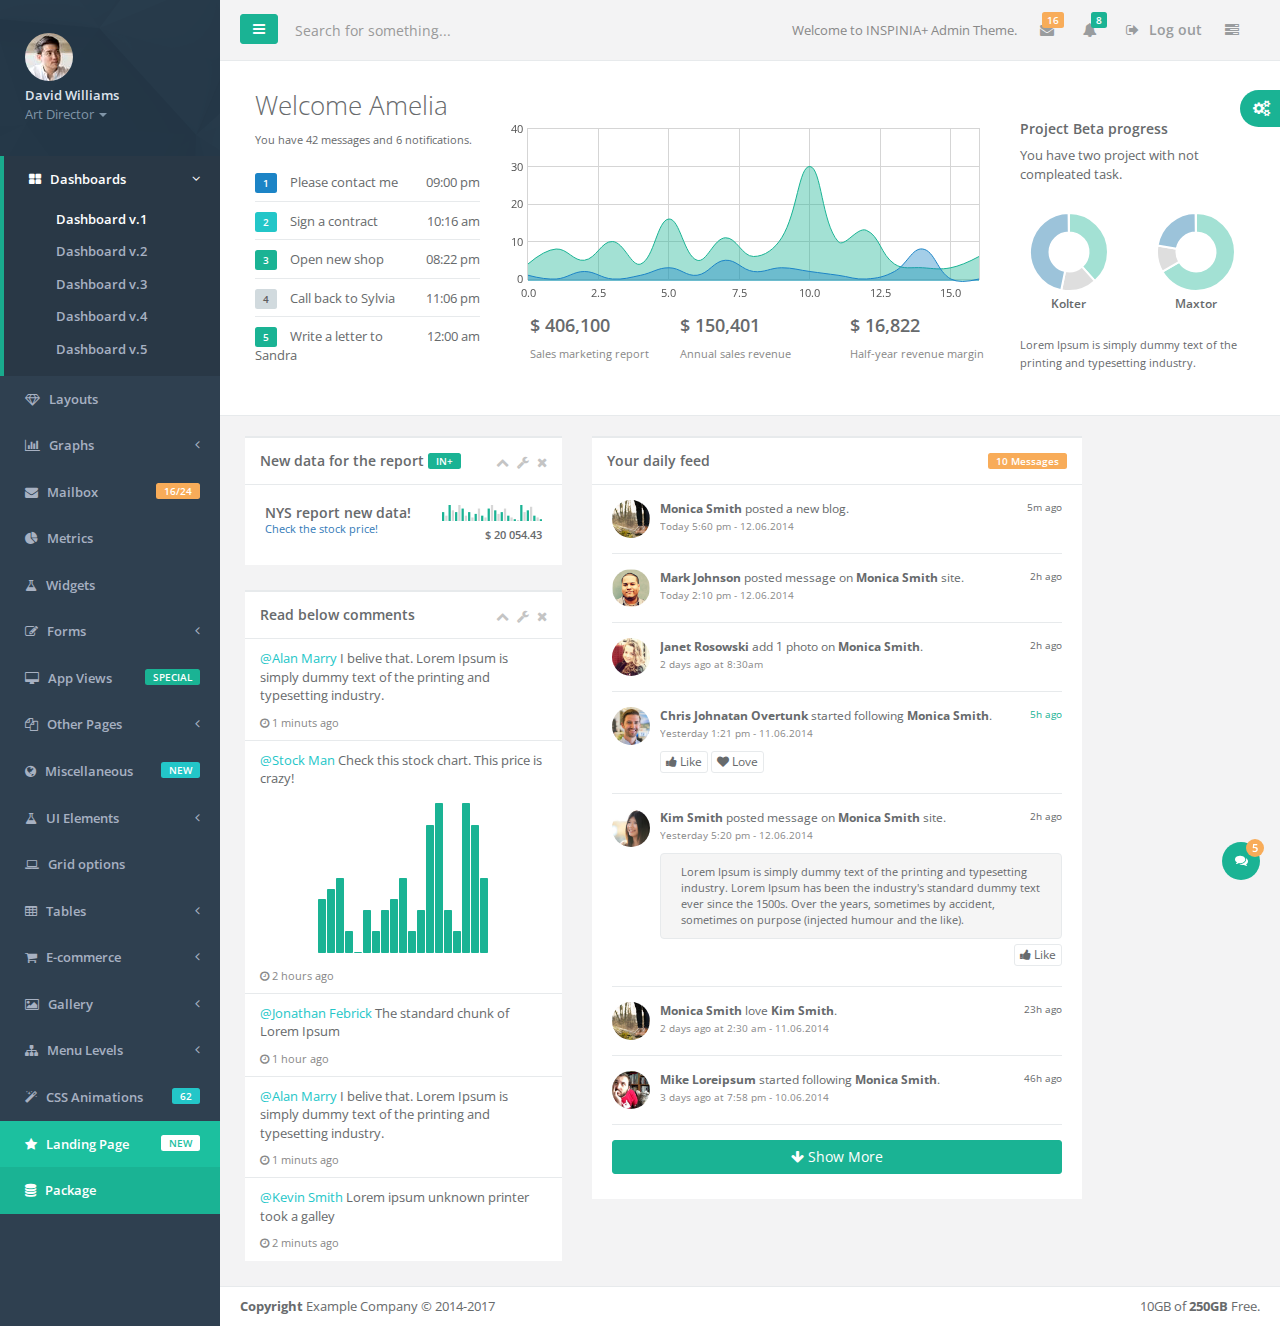
<file: target/test2/ui/index.html>
<!--
*
*  INSPINIA - Responsive Admin Theme
*  version 2.7
*
-->

<!DOCTYPE html>
<html>

<head>

    <meta charset="utf-8">
    <meta name="viewport" content="width=device-width, initial-scale=1.0">
    <meta http-equiv="X-UA-Compatible" content="IE=edge">

    <title>INSPINIA | Dashboard</title>

    <link href="css/bootstrap.min.css" rel="stylesheet">
    <link href="font-awesome/css/font-awesome.css" rel="stylesheet">

    <!-- Toastr style -->
    <link href="css/plugins/toastr/toastr.min.css" rel="stylesheet">

    <!-- Gritter -->
    <link href="js/plugins/gritter/jquery.gritter.css" rel="stylesheet">

    <link href="css/animate.css" rel="stylesheet">
    <link href="css/style.css" rel="stylesheet">

</head>

<body>
    <div id="wrapper">
        <nav class="navbar-default navbar-static-side" role="navigation">
            <div class="sidebar-collapse">
                <ul class="nav metismenu" id="side-menu">
                    <li class="nav-header">
                        <div class="dropdown profile-element"> <span>
                            <img alt="image" class="img-circle" src="img/profile_small.jpg" />
                             </span>
                            <a data-toggle="dropdown" class="dropdown-toggle" href="#">
                            <span class="clear"> <span class="block m-t-xs"> <strong class="font-bold">David Williams</strong>
                             </span> <span class="text-muted text-xs block">Art Director <b class="caret"></b></span> </span> </a>
                            <ul class="dropdown-menu animated fadeInRight m-t-xs">
                                <li><a href="profile.html">Profile</a></li>
                                <li><a href="contacts.html">Contacts</a></li>
                                <li><a href="mailbox.html">Mailbox</a></li>
                                <li class="divider"></li>
                                <li><a href="login.html">Logout</a></li>
                            </ul>
                        </div>
                        <div class="logo-element">
                            IN+
                        </div>
                    </li>
                    <li class="active">
                        <a href="index.html"><i class="fa fa-th-large"></i> <span class="nav-label">Dashboards</span> <span class="fa arrow"></span></a>
                        <ul class="nav nav-second-level">
                            <li class="active"><a href="index.html">Dashboard v.1</a></li>
                            <li><a href="dashboard_2.html">Dashboard v.2</a></li>
                            <li><a href="dashboard_3.html">Dashboard v.3</a></li>
                            <li><a href="dashboard_4_1.html">Dashboard v.4</a></li>
                            <li><a href="dashboard_5.html">Dashboard v.5 </a></li>
                        </ul>
                    </li>
                    <li>
                        <a href="layouts.html"><i class="fa fa-diamond"></i> <span class="nav-label">Layouts</span></a>
                    </li>
                    <li>
                        <a href="#"><i class="fa fa-bar-chart-o"></i> <span class="nav-label">Graphs</span><span class="fa arrow"></span></a>
                        <ul class="nav nav-second-level collapse">
                            <li><a href="graph_flot.html">Flot Charts</a></li>
                            <li><a href="graph_morris.html">Morris.js Charts</a></li>
                            <li><a href="graph_rickshaw.html">Rickshaw Charts</a></li>
                            <li><a href="graph_chartjs.html">Chart.js</a></li>
                            <li><a href="graph_chartist.html">Chartist</a></li>
                            <li><a href="c3.html">c3 charts</a></li>
                            <li><a href="graph_peity.html">Peity Charts</a></li>
                            <li><a href="graph_sparkline.html">Sparkline Charts</a></li>
                        </ul>
                    </li>
                    <li>
                        <a href="mailbox.html"><i class="fa fa-envelope"></i> <span class="nav-label">Mailbox </span><span class="label label-warning pull-right">16/24</span></a>
                        <ul class="nav nav-second-level collapse">
                            <li><a href="mailbox.html">Inbox</a></li>
                            <li><a href="mail_detail.html">Email view</a></li>
                            <li><a href="mail_compose.html">Compose email</a></li>
                            <li><a href="email_template.html">Email templates</a></li>
                        </ul>
                    </li>
                    <li>
                        <a href="metrics.html"><i class="fa fa-pie-chart"></i> <span class="nav-label">Metrics</span>  </a>
                    </li>
                    <li>
                        <a href="widgets.html"><i class="fa fa-flask"></i> <span class="nav-label">Widgets</span></a>
                    </li>
                    <li>
                        <a href="#"><i class="fa fa-edit"></i> <span class="nav-label">Forms</span><span class="fa arrow"></span></a>
                        <ul class="nav nav-second-level collapse">
                            <li><a href="form_basic.html">Basic form</a></li>
                            <li><a href="form_advanced.html">Advanced Plugins</a></li>
                            <li><a href="form_wizard.html">Wizard</a></li>
                            <li><a href="form_file_upload.html">File Upload</a></li>
                            <li><a href="form_editors.html">Text Editor</a></li>
                            <li><a href="form_autocomplete.html">Autocomplete</a></li>
                            <li><a href="form_markdown.html">Markdown</a></li>
                        </ul>
                    </li>
                    <li>
                        <a href="#"><i class="fa fa-desktop"></i> <span class="nav-label">App Views</span>  <span class="pull-right label label-primary">SPECIAL</span></a>
                        <ul class="nav nav-second-level collapse">
                            <li><a href="contacts.html">Contacts</a></li>
                            <li><a href="profile.html">Profile</a></li>
                            <li><a href="profile_2.html">Profile v.2</a></li>
                            <li><a href="contacts_2.html">Contacts v.2</a></li>
                            <li><a href="projects.html">Projects</a></li>
                            <li><a href="project_detail.html">Project detail</a></li>
                            <li><a href="activity_stream.html">Activity stream</a></li>
                            <li><a href="teams_board.html">Teams board</a></li>
                            <li><a href="social_feed.html">Social feed</a></li>
                            <li><a href="clients.html">Clients</a></li>
                            <li><a href="full_height.html">Outlook view</a></li>
                            <li><a href="vote_list.html">Vote list</a></li>
                            <li><a href="file_manager.html">File manager</a></li>
                            <li><a href="calendar.html">Calendar</a></li>
                            <li><a href="issue_tracker.html">Issue tracker</a></li>
                            <li><a href="blog.html">Blog</a></li>
                            <li><a href="article.html">Article</a></li>
                            <li><a href="faq.html">FAQ</a></li>
                            <li><a href="timeline.html">Timeline</a></li>
                            <li><a href="pin_board.html">Pin board</a></li>
                        </ul>
                    </li>
                    <li>
                        <a href="#"><i class="fa fa-files-o"></i> <span class="nav-label">Other Pages</span><span class="fa arrow"></span></a>
                        <ul class="nav nav-second-level collapse">
                            <li><a href="search_results.html">Search results</a></li>
                            <li><a href="lockscreen.html">Lockscreen</a></li>
                            <li><a href="invoice.html">Invoice</a></li>
                            <li><a href="login.html">Login</a></li>
                            <li><a href="login_two_columns.html">Login v.2</a></li>
                            <li><a href="forgot_password.html">Forget password</a></li>
                            <li><a href="register.html">Register</a></li>
                            <li><a href="404.html">404 Page</a></li>
                            <li><a href="500.html">500 Page</a></li>
                            <li><a href="empty_page.html">Empty page</a></li>
                        </ul>
                    </li>
                    <li>
                        <a href="#"><i class="fa fa-globe"></i> <span class="nav-label">Miscellaneous</span><span class="label label-info pull-right">NEW</span></a>
                        <ul class="nav nav-second-level collapse">
                            <li><a href="toastr_notifications.html">Notification</a></li>
                            <li><a href="nestable_list.html">Nestable list</a></li>
                            <li><a href="agile_board.html">Agile board</a></li>
                            <li><a href="timeline_2.html">Timeline v.2</a></li>
                            <li><a href="diff.html">Diff</a></li>
                            <li><a href="pdf_viewer.html">PDF viewer</a></li>
                            <li><a href="i18support.html">i18 support</a></li>
                            <li><a href="sweetalert.html">Sweet alert</a></li>
                            <li><a href="idle_timer.html">Idle timer</a></li>
                            <li><a href="truncate.html">Truncate</a></li>
                            <li><a href="password_meter.html">Password meter</a></li>
                            <li><a href="spinners.html">Spinners</a></li>
                            <li><a href="spinners_usage.html">Spinners usage</a></li>
                            <li><a href="tinycon.html">Live favicon</a></li>
                            <li><a href="google_maps.html">Google maps</a></li>
                            <li><a href="datamaps.html">Datamaps</a></li>
                            <li><a href="social_buttons.html">Social buttons</a></li>
                            <li><a href="code_editor.html">Code editor</a></li>
                            <li><a href="modal_window.html">Modal window</a></li>
                            <li><a href="clipboard.html">Clipboard</a></li>
                            <li><a href="text_spinners.html">Text spinners</a></li>
                            <li><a href="forum_main.html">Forum view</a></li>
                            <li><a href="validation.html">Validation</a></li>
                            <li><a href="tree_view.html">Tree view</a></li>
                            <li><a href="loading_buttons.html">Loading buttons</a></li>
                            <li><a href="chat_view.html">Chat view</a></li>
                            <li><a href="masonry.html">Masonry</a></li>
                            <li><a href="tour.html">Tour</a></li>
                        </ul>
                    </li>
                    <li>
                        <a href="#"><i class="fa fa-flask"></i> <span class="nav-label">UI Elements</span><span class="fa arrow"></span></a>
                        <ul class="nav nav-second-level collapse">
                            <li><a href="typography.html">Typography</a></li>
                            <li><a href="icons.html">Icons</a></li>
                            <li><a href="draggable_panels.html">Draggable Panels</a></li> <li><a href="resizeable_panels.html">Resizeable Panels</a></li>
                            <li><a href="buttons.html">Buttons</a></li>
                            <li><a href="video.html">Video</a></li>
                            <li><a href="tabs_panels.html">Panels</a></li>
                            <li><a href="tabs.html">Tabs</a></li>
                            <li><a href="notifications.html">Notifications & Tooltips</a></li>
                            <li><a href="helper_classes.html">Helper css classes</a></li>
                            <li><a href="badges_labels.html">Badges, Labels, Progress</a></li>
                        </ul>
                    </li>

                    <li>
                        <a href="grid_options.html"><i class="fa fa-laptop"></i> <span class="nav-label">Grid options</span></a>
                    </li>
                    <li>
                        <a href="#"><i class="fa fa-table"></i> <span class="nav-label">Tables</span><span class="fa arrow"></span></a>
                        <ul class="nav nav-second-level collapse">
                            <li><a href="table_basic.html">Static Tables</a></li>
                            <li><a href="table_data_tables.html">Data Tables</a></li>
                            <li><a href="table_foo_table.html">Foo Tables</a></li>
                            <li><a href="jq_grid.html">jqGrid</a></li>
                        </ul>
                    </li>
                    <li>
                        <a href="#"><i class="fa fa-shopping-cart"></i> <span class="nav-label">E-commerce</span><span class="fa arrow"></span></a>
                        <ul class="nav nav-second-level collapse">
                            <li><a href="ecommerce_products_grid.html">Products grid</a></li>
                            <li><a href="ecommerce_product_list.html">Products list</a></li>
                            <li><a href="ecommerce_product.html">Product edit</a></li>
                            <li><a href="ecommerce_product_detail.html">Product detail</a></li>
                            <li><a href="ecommerce-cart.html">Cart</a></li>
                            <li><a href="ecommerce-orders.html">Orders</a></li>
                            <li><a href="ecommerce_payments.html">Credit Card form</a></li>
                        </ul>
                    </li>
                    <li>
                        <a href="#"><i class="fa fa-picture-o"></i> <span class="nav-label">Gallery</span><span class="fa arrow"></span></a>
                        <ul class="nav nav-second-level collapse">
                            <li><a href="basic_gallery.html">Lightbox Gallery</a></li>
                            <li><a href="slick_carousel.html">Slick Carousel</a></li>
                            <li><a href="carousel.html">Bootstrap Carousel</a></li>

                        </ul>
                    </li>
                    <li>
                        <a href="#"><i class="fa fa-sitemap"></i> <span class="nav-label">Menu Levels </span><span class="fa arrow"></span></a>
                        <ul class="nav nav-second-level collapse">
                            <li>
                                <a href="#" id="damian">Third Level <span class="fa arrow"></span></a>
                                <ul class="nav nav-third-level">
                                    <li>
                                        <a href="#">Third Level Item</a>
                                    </li>
                                    <li>
                                        <a href="#">Third Level Item</a>
                                    </li>
                                    <li>
                                        <a href="#">Third Level Item</a>
                                    </li>

                                </ul>
                            </li>
                            <li><a href="#">Second Level Item</a></li>
                            <li>
                                <a href="#">Second Level Item</a></li>
                            <li>
                                <a href="#">Second Level Item</a></li>
                        </ul>
                    </li>
                    <li>
                        <a href="css_animation.html"><i class="fa fa-magic"></i> <span class="nav-label">CSS Animations </span><span class="label label-info pull-right">62</span></a>
                    </li>
                    <li class="landing_link">
                        <a target="_blank" href="landing.html"><i class="fa fa-star"></i> <span class="nav-label">Landing Page</span> <span class="label label-warning pull-right">NEW</span></a>
                    </li>
                    <li class="special_link">
                        <a href="package.html"><i class="fa fa-database"></i> <span class="nav-label">Package</span></a>
                    </li>
                </ul>

            </div>
        </nav>

        <div id="page-wrapper" class="gray-bg dashbard-1">
        <div class="row border-bottom">
        <nav class="navbar navbar-static-top" role="navigation" style="margin-bottom: 0">
        <div class="navbar-header">
            <a class="navbar-minimalize minimalize-styl-2 btn btn-primary " href="#"><i class="fa fa-bars"></i> </a>
            <form role="search" class="navbar-form-custom" action="search_results.html">
                <div class="form-group">
                    <input type="text" placeholder="Search for something..." class="form-control" name="top-search" id="top-search">
                </div>
            </form>
        </div>
            <ul class="nav navbar-top-links navbar-right">
                <li>
                    <span class="m-r-sm text-muted welcome-message">Welcome to INSPINIA+ Admin Theme.</span>
                </li>
                <li class="dropdown">
                    <a class="dropdown-toggle count-info" data-toggle="dropdown" href="#">
                        <i class="fa fa-envelope"></i>  <span class="label label-warning">16</span>
                    </a>
                    <ul class="dropdown-menu dropdown-messages">
                        <li>
                            <div class="dropdown-messages-box">
                                <a href="profile.html" class="pull-left">
                                    <img alt="image" class="img-circle" src="img/a7.jpg">
                                </a>
                                <div class="media-body">
                                    <small class="pull-right">46h ago</small>
                                    <strong>Mike Loreipsum</strong> started following <strong>Monica Smith</strong>. <br>
                                    <small class="text-muted">3 days ago at 7:58 pm - 10.06.2014</small>
                                </div>
                            </div>
                        </li>
                        <li class="divider"></li>
                        <li>
                            <div class="dropdown-messages-box">
                                <a href="profile.html" class="pull-left">
                                    <img alt="image" class="img-circle" src="img/a4.jpg">
                                </a>
                                <div class="media-body ">
                                    <small class="pull-right text-navy">5h ago</small>
                                    <strong>Chris Johnatan Overtunk</strong> started following <strong>Monica Smith</strong>. <br>
                                    <small class="text-muted">Yesterday 1:21 pm - 11.06.2014</small>
                                </div>
                            </div>
                        </li>
                        <li class="divider"></li>
                        <li>
                            <div class="dropdown-messages-box">
                                <a href="profile.html" class="pull-left">
                                    <img alt="image" class="img-circle" src="img/profile.jpg">
                                </a>
                                <div class="media-body ">
                                    <small class="pull-right">23h ago</small>
                                    <strong>Monica Smith</strong> love <strong>Kim Smith</strong>. <br>
                                    <small class="text-muted">2 days ago at 2:30 am - 11.06.2014</small>
                                </div>
                            </div>
                        </li>
                        <li class="divider"></li>
                        <li>
                            <div class="text-center link-block">
                                <a href="mailbox.html">
                                    <i class="fa fa-envelope"></i> <strong>Read All Messages</strong>
                                </a>
                            </div>
                        </li>
                    </ul>
                </li>
                <li class="dropdown">
                    <a class="dropdown-toggle count-info" data-toggle="dropdown" href="#">
                        <i class="fa fa-bell"></i>  <span class="label label-primary">8</span>
                    </a>
                    <ul class="dropdown-menu dropdown-alerts">
                        <li>
                            <a href="mailbox.html">
                                <div>
                                    <i class="fa fa-envelope fa-fw"></i> You have 16 messages
                                    <span class="pull-right text-muted small">4 minutes ago</span>
                                </div>
                            </a>
                        </li>
                        <li class="divider"></li>
                        <li>
                            <a href="profile.html">
                                <div>
                                    <i class="fa fa-twitter fa-fw"></i> 3 New Followers
                                    <span class="pull-right text-muted small">12 minutes ago</span>
                                </div>
                            </a>
                        </li>
                        <li class="divider"></li>
                        <li>
                            <a href="grid_options.html">
                                <div>
                                    <i class="fa fa-upload fa-fw"></i> Server Rebooted
                                    <span class="pull-right text-muted small">4 minutes ago</span>
                                </div>
                            </a>
                        </li>
                        <li class="divider"></li>
                        <li>
                            <div class="text-center link-block">
                                <a href="notifications.html">
                                    <strong>See All Alerts</strong>
                                    <i class="fa fa-angle-right"></i>
                                </a>
                            </div>
                        </li>
                    </ul>
                </li>


                <li>
                    <a href="login.html">
                        <i class="fa fa-sign-out"></i> Log out
                    </a>
                </li>
                <li>
                    <a class="right-sidebar-toggle">
                        <i class="fa fa-tasks"></i>
                    </a>
                </li>
            </ul>

        </nav>
        </div>
                <div class="row  border-bottom white-bg dashboard-header">

                    <div class="col-md-3">
                        <h2>Welcome Amelia</h2>
                        <small>You have 42 messages and 6 notifications.</small>
                        <ul class="list-group clear-list m-t">
                            <li class="list-group-item fist-item">
                                <span class="pull-right">
                                    09:00 pm
                                </span>
                                <span class="label label-success">1</span> Please contact me
                            </li>
                            <li class="list-group-item">
                                <span class="pull-right">
                                    10:16 am
                                </span>
                                <span class="label label-info">2</span> Sign a contract
                            </li>
                            <li class="list-group-item">
                                <span class="pull-right">
                                    08:22 pm
                                </span>
                                <span class="label label-primary">3</span> Open new shop
                            </li>
                            <li class="list-group-item">
                                <span class="pull-right">
                                    11:06 pm
                                </span>
                                <span class="label label-default">4</span> Call back to Sylvia
                            </li>
                            <li class="list-group-item">
                                <span class="pull-right">
                                    12:00 am
                                </span>
                                <span class="label label-primary">5</span> Write a letter to Sandra
                            </li>
                        </ul>
                    </div>
                    <div class="col-md-6">
                        <div class="flot-chart dashboard-chart">
                            <div class="flot-chart-content" id="flot-dashboard-chart"></div>
                        </div>
                        <div class="row text-left">
                            <div class="col-xs-4">
                                <div class=" m-l-md">
                                <span class="h4 font-bold m-t block">$ 406,100</span>
                                <small class="text-muted m-b block">Sales marketing report</small>
                                </div>
                            </div>
                            <div class="col-xs-4">
                                <span class="h4 font-bold m-t block">$ 150,401</span>
                                <small class="text-muted m-b block">Annual sales revenue</small>
                            </div>
                            <div class="col-xs-4">
                                <span class="h4 font-bold m-t block">$ 16,822</span>
                                <small class="text-muted m-b block">Half-year revenue margin</small>
                            </div>

                        </div>
                    </div>
                    <div class="col-md-3">
                        <div class="statistic-box">
                        <h4>
                            Project Beta progress
                        </h4>
                        <p>
                            You have two project with not compleated task.
                        </p>
                            <div class="row text-center">
                                <div class="col-lg-6">
                                    <canvas id="doughnutChart2" width="80" height="80" style="margin: 18px auto 0"></canvas>
                                    <h5 >Kolter</h5>
                                </div>
                                <div class="col-lg-6">
                                    <canvas id="doughnutChart" width="80" height="80" style="margin: 18px auto 0"></canvas>
                                    <h5 >Maxtor</h5>
                                </div>
                            </div>
                            <div class="m-t">
                                <small>Lorem Ipsum is simply dummy text of the printing and typesetting industry.</small>
                            </div>

                        </div>
                    </div>

            </div>
        <div class="row">
            <div class="col-lg-12">
                <div class="wrapper wrapper-content">
                        <div class="row">
                        <div class="col-lg-4">
                            <div class="ibox float-e-margins">
                                <div class="ibox-title">
                                    <h5>New data for the report</h5> <span class="label label-primary">IN+</span>
                                    <div class="ibox-tools">
                                        <a class="collapse-link">
                                            <i class="fa fa-chevron-up"></i>
                                        </a>
                                        <a class="dropdown-toggle" data-toggle="dropdown" href="#">
                                            <i class="fa fa-wrench"></i>
                                        </a>
                                        <ul class="dropdown-menu dropdown-user">
                                            <li><a href="#">Config option 1</a>
                                            </li>
                                            <li><a href="#">Config option 2</a>
                                            </li>
                                        </ul>
                                        <a class="close-link">
                                            <i class="fa fa-times"></i>
                                        </a>
                                    </div>
                                </div>
                                <div class="ibox-content">
                                    <div>

                                        <div class="pull-right text-right">

                                            <span class="bar_dashboard">5,3,9,6,5,9,7,3,5,2,4,7,3,2,7,9,6,4,5,7,3,2,1,0,9,5,6,8,3,2,1</span>
                                            <br/>
                                            <small class="font-bold">$ 20 054.43</small>
                                        </div>
                                        <h4>NYS report new data!
                                            <br/>
                                            <small class="m-r"><a href="graph_flot.html"> Check the stock price! </a> </small>
                                        </h4>
                                        </div>
                                    </div>
                                </div>
                            <div class="ibox float-e-margins">
                                <div class="ibox-title">
                                    <h5>Read below comments</h5>
                                    <div class="ibox-tools">
                                        <a class="collapse-link">
                                            <i class="fa fa-chevron-up"></i>
                                        </a>
                                        <a class="dropdown-toggle" data-toggle="dropdown" href="#">
                                            <i class="fa fa-wrench"></i>
                                        </a>
                                        <ul class="dropdown-menu dropdown-user">
                                            <li><a href="#">Config option 1</a>
                                            </li>
                                            <li><a href="#">Config option 2</a>
                                            </li>
                                        </ul>
                                        <a class="close-link">
                                            <i class="fa fa-times"></i>
                                        </a>
                                    </div>
                                </div>
                                <div class="ibox-content no-padding">
                                    <ul class="list-group">
                                        <li class="list-group-item">
                                            <p><a class="text-info" href="#">@Alan Marry</a> I belive that. Lorem Ipsum is simply dummy text of the printing and typesetting industry.</p>
                                            <small class="block text-muted"><i class="fa fa-clock-o"></i> 1 minuts ago</small>
                                        </li>
                                        <li class="list-group-item">
                                            <p><a class="text-info" href="#">@Stock Man</a> Check this stock chart. This price is crazy! </p>
                                            <div class="text-center m">
                                                <span id="sparkline8"></span>
                                            </div>
                                            <small class="block text-muted"><i class="fa fa-clock-o"></i> 2 hours ago</small>
                                        </li>

                                        <li class="list-group-item ">
                                            <p><a class="text-info" href="#">@Jonathan Febrick</a> The standard chunk of Lorem Ipsum</p>
                                            <small class="block text-muted"><i class="fa fa-clock-o"></i> 1 hour ago</small>
                                        </li>
                                        <li class="list-group-item">
                                            <p><a class="text-info" href="#">@Alan Marry</a> I belive that. Lorem Ipsum is simply dummy text of the printing and typesetting industry.</p>
                                            <small class="block text-muted"><i class="fa fa-clock-o"></i> 1 minuts ago</small>
                                        </li>
                                        <li class="list-group-item">
                                            <p><a class="text-info" href="#">@Kevin Smith</a> Lorem ipsum unknown printer took a galley </p>
                                            <small class="block text-muted"><i class="fa fa-clock-o"></i> 2 minuts ago</small>
                                        </li>
                                    </ul>
                                </div>
                            </div>
                        </div>
                            <div class="col-lg-6">
                                <div class="ibox float-e-margins">
                                    <div class="ibox-title">
                                        <h5>Your daily feed</h5>
                                        <div class="ibox-tools">
                                            <span class="label label-warning-light pull-right">10 Messages</span>
                                           </div>
                                    </div>
                                    <div class="ibox-content">

                                        <div>
                                            <div class="feed-activity-list">

                                                <div class="feed-element">
                                                    <a href="profile.html" class="pull-left">
                                                        <img alt="image" class="img-circle" src="img/profile.jpg">
                                                    </a>
                                                    <div class="media-body ">
                                                        <small class="pull-right">5m ago</small>
                                                        <strong>Monica Smith</strong> posted a new blog. <br>
                                                        <small class="text-muted">Today 5:60 pm - 12.06.2014</small>

                                                    </div>
                                                </div>

                                                <div class="feed-element">
                                                    <a href="profile.html" class="pull-left">
                                                        <img alt="image" class="img-circle" src="img/a2.jpg">
                                                    </a>
                                                    <div class="media-body ">
                                                        <small class="pull-right">2h ago</small>
                                                        <strong>Mark Johnson</strong> posted message on <strong>Monica Smith</strong> site. <br>
                                                        <small class="text-muted">Today 2:10 pm - 12.06.2014</small>
                                                    </div>
                                                </div>
                                                <div class="feed-element">
                                                    <a href="profile.html" class="pull-left">
                                                        <img alt="image" class="img-circle" src="img/a3.jpg">
                                                    </a>
                                                    <div class="media-body ">
                                                        <small class="pull-right">2h ago</small>
                                                        <strong>Janet Rosowski</strong> add 1 photo on <strong>Monica Smith</strong>. <br>
                                                        <small class="text-muted">2 days ago at 8:30am</small>
                                                    </div>
                                                </div>
                                                <div class="feed-element">
                                                    <a href="profile.html" class="pull-left">
                                                        <img alt="image" class="img-circle" src="img/a4.jpg">
                                                    </a>
                                                    <div class="media-body ">
                                                        <small class="pull-right text-navy">5h ago</small>
                                                        <strong>Chris Johnatan Overtunk</strong> started following <strong>Monica Smith</strong>. <br>
                                                        <small class="text-muted">Yesterday 1:21 pm - 11.06.2014</small>
                                                        <div class="actions">
                                                            <a class="btn btn-xs btn-white"><i class="fa fa-thumbs-up"></i> Like </a>
                                                            <a class="btn btn-xs btn-white"><i class="fa fa-heart"></i> Love</a>
                                                        </div>
                                                    </div>
                                                </div>
                                                <div class="feed-element">
                                                    <a href="profile.html" class="pull-left">
                                                        <img alt="image" class="img-circle" src="img/a5.jpg">
                                                    </a>
                                                    <div class="media-body ">
                                                        <small class="pull-right">2h ago</small>
                                                        <strong>Kim Smith</strong> posted message on <strong>Monica Smith</strong> site. <br>
                                                        <small class="text-muted">Yesterday 5:20 pm - 12.06.2014</small>
                                                        <div class="well">
                                                            Lorem Ipsum is simply dummy text of the printing and typesetting industry. Lorem Ipsum has been the industry's standard dummy text ever since the 1500s.
                                                            Over the years, sometimes by accident, sometimes on purpose (injected humour and the like).
                                                        </div>
                                                        <div class="pull-right">
                                                            <a class="btn btn-xs btn-white"><i class="fa fa-thumbs-up"></i> Like </a>
                                                        </div>
                                                    </div>
                                                </div>
                                                <div class="feed-element">
                                                    <a href="profile.html" class="pull-left">
                                                        <img alt="image" class="img-circle" src="img/profile.jpg">
                                                    </a>
                                                    <div class="media-body ">
                                                        <small class="pull-right">23h ago</small>
                                                        <strong>Monica Smith</strong> love <strong>Kim Smith</strong>. <br>
                                                        <small class="text-muted">2 days ago at 2:30 am - 11.06.2014</small>
                                                    </div>
                                                </div>
                                                <div class="feed-element">
                                                    <a href="profile.html" class="pull-left">
                                                        <img alt="image" class="img-circle" src="img/a7.jpg">
                                                    </a>
                                                    <div class="media-body ">
                                                        <small class="pull-right">46h ago</small>
                                                        <strong>Mike Loreipsum</strong> started following <strong>Monica Smith</strong>. <br>
                                                        <small class="text-muted">3 days ago at 7:58 pm - 10.06.2014</small>
                                                    </div>
                                                </div>
                                            </div>

                                            <button class="btn btn-primary btn-block m-t"><i class="fa fa-arrow-down"></i> Show More</button>

                                        </div>

                                    </div>
                                </div>

                            </div>


                        </div>
                </div>
                <div class="footer">
                    <div class="pull-right">
                        10GB of <strong>250GB</strong> Free.
                    </div>
                    <div>
                        <strong>Copyright</strong> Example Company &copy; 2014-2017
                    </div>
                </div>
            </div>
        </div>

        </div>
        <div class="small-chat-box fadeInRight animated">

            <div class="heading" draggable="true">
                <small class="chat-date pull-right">
                    02.19.2015
                </small>
                Small chat
            </div>

            <div class="content">

                <div class="left">
                    <div class="author-name">
                        Monica Jackson <small class="chat-date">
                        10:02 am
                    </small>
                    </div>
                    <div class="chat-message active">
                        Lorem Ipsum is simply dummy text input.
                    </div>

                </div>
                <div class="right">
                    <div class="author-name">
                        Mick Smith
                        <small class="chat-date">
                            11:24 am
                        </small>
                    </div>
                    <div class="chat-message">
                        Lorem Ipsum is simpl.
                    </div>
                </div>
                <div class="left">
                    <div class="author-name">
                        Alice Novak
                        <small class="chat-date">
                            08:45 pm
                        </small>
                    </div>
                    <div class="chat-message active">
                        Check this stock char.
                    </div>
                </div>
                <div class="right">
                    <div class="author-name">
                        Anna Lamson
                        <small class="chat-date">
                            11:24 am
                        </small>
                    </div>
                    <div class="chat-message">
                        The standard chunk of Lorem Ipsum
                    </div>
                </div>
                <div class="left">
                    <div class="author-name">
                        Mick Lane
                        <small class="chat-date">
                            08:45 pm
                        </small>
                    </div>
                    <div class="chat-message active">
                        I belive that. Lorem Ipsum is simply dummy text.
                    </div>
                </div>


            </div>
            <div class="form-chat">
                <div class="input-group input-group-sm">
                    <input type="text" class="form-control">
                    <span class="input-group-btn"> <button
                        class="btn btn-primary" type="button">Send
                </button> </span></div>
            </div>

        </div>
        <div id="small-chat">

            <span class="badge badge-warning pull-right">5</span>
            <a class="open-small-chat">
                <i class="fa fa-comments"></i>

            </a>
        </div>
        <div id="right-sidebar" class="animated">
            <div class="sidebar-container">

                <ul class="nav nav-tabs navs-3">

                    <li class="active"><a data-toggle="tab" href="#tab-1">
                        Notes
                    </a></li>
                    <li><a data-toggle="tab" href="#tab-2">
                        Projects
                    </a></li>
                    <li class=""><a data-toggle="tab" href="#tab-3">
                        <i class="fa fa-gear"></i>
                    </a></li>
                </ul>

                <div class="tab-content">


                    <div id="tab-1" class="tab-pane active">

                        <div class="sidebar-title">
                            <h3> <i class="fa fa-comments-o"></i> Latest Notes</h3>
                            <small><i class="fa fa-tim"></i> You have 10 new message.</small>
                        </div>

                        <div>

                            <div class="sidebar-message">
                                <a href="#">
                                    <div class="pull-left text-center">
                                        <img alt="image" class="img-circle message-avatar" src="img/a1.jpg">

                                        <div class="m-t-xs">
                                            <i class="fa fa-star text-warning"></i>
                                            <i class="fa fa-star text-warning"></i>
                                        </div>
                                    </div>
                                    <div class="media-body">

                                        There are many variations of passages of Lorem Ipsum available.
                                        <br>
                                        <small class="text-muted">Today 4:21 pm</small>
                                    </div>
                                </a>
                            </div>
                            <div class="sidebar-message">
                                <a href="#">
                                    <div class="pull-left text-center">
                                        <img alt="image" class="img-circle message-avatar" src="img/a2.jpg">
                                    </div>
                                    <div class="media-body">
                                        The point of using Lorem Ipsum is that it has a more-or-less normal.
                                        <br>
                                        <small class="text-muted">Yesterday 2:45 pm</small>
                                    </div>
                                </a>
                            </div>
                            <div class="sidebar-message">
                                <a href="#">
                                    <div class="pull-left text-center">
                                        <img alt="image" class="img-circle message-avatar" src="img/a3.jpg">

                                        <div class="m-t-xs">
                                            <i class="fa fa-star text-warning"></i>
                                            <i class="fa fa-star text-warning"></i>
                                            <i class="fa fa-star text-warning"></i>
                                        </div>
                                    </div>
                                    <div class="media-body">
                                        Mevolved over the years, sometimes by accident, sometimes on purpose (injected humour and the like).
                                        <br>
                                        <small class="text-muted">Yesterday 1:10 pm</small>
                                    </div>
                                </a>
                            </div>
                            <div class="sidebar-message">
                                <a href="#">
                                    <div class="pull-left text-center">
                                        <img alt="image" class="img-circle message-avatar" src="img/a4.jpg">
                                    </div>

                                    <div class="media-body">
                                        Lorem Ipsum, you need to be sure there isn't anything embarrassing hidden in the
                                        <br>
                                        <small class="text-muted">Monday 8:37 pm</small>
                                    </div>
                                </a>
                            </div>
                            <div class="sidebar-message">
                                <a href="#">
                                    <div class="pull-left text-center">
                                        <img alt="image" class="img-circle message-avatar" src="img/a8.jpg">
                                    </div>
                                    <div class="media-body">

                                        All the Lorem Ipsum generators on the Internet tend to repeat.
                                        <br>
                                        <small class="text-muted">Today 4:21 pm</small>
                                    </div>
                                </a>
                            </div>
                            <div class="sidebar-message">
                                <a href="#">
                                    <div class="pull-left text-center">
                                        <img alt="image" class="img-circle message-avatar" src="img/a7.jpg">
                                    </div>
                                    <div class="media-body">
                                        Renaissance. The first line of Lorem Ipsum, "Lorem ipsum dolor sit amet..", comes from a line in section 1.10.32.
                                        <br>
                                        <small class="text-muted">Yesterday 2:45 pm</small>
                                    </div>
                                </a>
                            </div>
                            <div class="sidebar-message">
                                <a href="#">
                                    <div class="pull-left text-center">
                                        <img alt="image" class="img-circle message-avatar" src="img/a3.jpg">

                                        <div class="m-t-xs">
                                            <i class="fa fa-star text-warning"></i>
                                            <i class="fa fa-star text-warning"></i>
                                            <i class="fa fa-star text-warning"></i>
                                        </div>
                                    </div>
                                    <div class="media-body">
                                        The standard chunk of Lorem Ipsum used since the 1500s is reproduced below.
                                        <br>
                                        <small class="text-muted">Yesterday 1:10 pm</small>
                                    </div>
                                </a>
                            </div>
                            <div class="sidebar-message">
                                <a href="#">
                                    <div class="pull-left text-center">
                                        <img alt="image" class="img-circle message-avatar" src="img/a4.jpg">
                                    </div>
                                    <div class="media-body">
                                        Uncover many web sites still in their infancy. Various versions have.
                                        <br>
                                        <small class="text-muted">Monday 8:37 pm</small>
                                    </div>
                                </a>
                            </div>
                        </div>

                    </div>

                    <div id="tab-2" class="tab-pane">

                        <div class="sidebar-title">
                            <h3> <i class="fa fa-cube"></i> Latest projects</h3>
                            <small><i class="fa fa-tim"></i> You have 14 projects. 10 not completed.</small>
                        </div>

                        <ul class="sidebar-list">
                            <li>
                                <a href="#">
                                    <div class="small pull-right m-t-xs">9 hours ago</div>
                                    <h4>Business valuation</h4>
                                    It is a long established fact that a reader will be distracted.

                                    <div class="small">Completion with: 22%</div>
                                    <div class="progress progress-mini">
                                        <div style="width: 22%;" class="progress-bar progress-bar-warning"></div>
                                    </div>
                                    <div class="small text-muted m-t-xs">Project end: 4:00 pm - 12.06.2014</div>
                                </a>
                            </li>
                            <li>
                                <a href="#">
                                    <div class="small pull-right m-t-xs">9 hours ago</div>
                                    <h4>Contract with Company </h4>
                                    Many desktop publishing packages and web page editors.

                                    <div class="small">Completion with: 48%</div>
                                    <div class="progress progress-mini">
                                        <div style="width: 48%;" class="progress-bar"></div>
                                    </div>
                                </a>
                            </li>
                            <li>
                                <a href="#">
                                    <div class="small pull-right m-t-xs">9 hours ago</div>
                                    <h4>Meeting</h4>
                                    By the readable content of a page when looking at its layout.

                                    <div class="small">Completion with: 14%</div>
                                    <div class="progress progress-mini">
                                        <div style="width: 14%;" class="progress-bar progress-bar-info"></div>
                                    </div>
                                </a>
                            </li>
                            <li>
                                <a href="#">
                                    <span class="label label-primary pull-right">NEW</span>
                                    <h4>The generated</h4>
                                    There are many variations of passages of Lorem Ipsum available.
                                    <div class="small">Completion with: 22%</div>
                                    <div class="small text-muted m-t-xs">Project end: 4:00 pm - 12.06.2014</div>
                                </a>
                            </li>
                            <li>
                                <a href="#">
                                    <div class="small pull-right m-t-xs">9 hours ago</div>
                                    <h4>Business valuation</h4>
                                    It is a long established fact that a reader will be distracted.

                                    <div class="small">Completion with: 22%</div>
                                    <div class="progress progress-mini">
                                        <div style="width: 22%;" class="progress-bar progress-bar-warning"></div>
                                    </div>
                                    <div class="small text-muted m-t-xs">Project end: 4:00 pm - 12.06.2014</div>
                                </a>
                            </li>
                            <li>
                                <a href="#">
                                    <div class="small pull-right m-t-xs">9 hours ago</div>
                                    <h4>Contract with Company </h4>
                                    Many desktop publishing packages and web page editors.

                                    <div class="small">Completion with: 48%</div>
                                    <div class="progress progress-mini">
                                        <div style="width: 48%;" class="progress-bar"></div>
                                    </div>
                                </a>
                            </li>
                            <li>
                                <a href="#">
                                    <div class="small pull-right m-t-xs">9 hours ago</div>
                                    <h4>Meeting</h4>
                                    By the readable content of a page when looking at its layout.

                                    <div class="small">Completion with: 14%</div>
                                    <div class="progress progress-mini">
                                        <div style="width: 14%;" class="progress-bar progress-bar-info"></div>
                                    </div>
                                </a>
                            </li>
                            <li>
                                <a href="#">
                                    <span class="label label-primary pull-right">NEW</span>
                                    <h4>The generated</h4>
                                    <!--<div class="small pull-right m-t-xs">9 hours ago</div>-->
                                    There are many variations of passages of Lorem Ipsum available.
                                    <div class="small">Completion with: 22%</div>
                                    <div class="small text-muted m-t-xs">Project end: 4:00 pm - 12.06.2014</div>
                                </a>
                            </li>

                        </ul>

                    </div>

                    <div id="tab-3" class="tab-pane">

                        <div class="sidebar-title">
                            <h3><i class="fa fa-gears"></i> Settings</h3>
                            <small><i class="fa fa-tim"></i> You have 14 projects. 10 not completed.</small>
                        </div>

                        <div class="setings-item">
                    <span>
                        Show notifications
                    </span>
                            <div class="switch">
                                <div class="onoffswitch">
                                    <input type="checkbox" name="collapsemenu" class="onoffswitch-checkbox" id="example">
                                    <label class="onoffswitch-label" for="example">
                                        <span class="onoffswitch-inner"></span>
                                        <span class="onoffswitch-switch"></span>
                                    </label>
                                </div>
                            </div>
                        </div>
                        <div class="setings-item">
                    <span>
                        Disable Chat
                    </span>
                            <div class="switch">
                                <div class="onoffswitch">
                                    <input type="checkbox" name="collapsemenu" checked class="onoffswitch-checkbox" id="example2">
                                    <label class="onoffswitch-label" for="example2">
                                        <span class="onoffswitch-inner"></span>
                                        <span class="onoffswitch-switch"></span>
                                    </label>
                                </div>
                            </div>
                        </div>
                        <div class="setings-item">
                    <span>
                        Enable history
                    </span>
                            <div class="switch">
                                <div class="onoffswitch">
                                    <input type="checkbox" name="collapsemenu" class="onoffswitch-checkbox" id="example3">
                                    <label class="onoffswitch-label" for="example3">
                                        <span class="onoffswitch-inner"></span>
                                        <span class="onoffswitch-switch"></span>
                                    </label>
                                </div>
                            </div>
                        </div>
                        <div class="setings-item">
                    <span>
                        Show charts
                    </span>
                            <div class="switch">
                                <div class="onoffswitch">
                                    <input type="checkbox" name="collapsemenu" class="onoffswitch-checkbox" id="example4">
                                    <label class="onoffswitch-label" for="example4">
                                        <span class="onoffswitch-inner"></span>
                                        <span class="onoffswitch-switch"></span>
                                    </label>
                                </div>
                            </div>
                        </div>
                        <div class="setings-item">
                    <span>
                        Offline users
                    </span>
                            <div class="switch">
                                <div class="onoffswitch">
                                    <input type="checkbox" checked name="collapsemenu" class="onoffswitch-checkbox" id="example5">
                                    <label class="onoffswitch-label" for="example5">
                                        <span class="onoffswitch-inner"></span>
                                        <span class="onoffswitch-switch"></span>
                                    </label>
                                </div>
                            </div>
                        </div>
                        <div class="setings-item">
                    <span>
                        Global search
                    </span>
                            <div class="switch">
                                <div class="onoffswitch">
                                    <input type="checkbox" checked name="collapsemenu" class="onoffswitch-checkbox" id="example6">
                                    <label class="onoffswitch-label" for="example6">
                                        <span class="onoffswitch-inner"></span>
                                        <span class="onoffswitch-switch"></span>
                                    </label>
                                </div>
                            </div>
                        </div>
                        <div class="setings-item">
                    <span>
                        Update everyday
                    </span>
                            <div class="switch">
                                <div class="onoffswitch">
                                    <input type="checkbox" name="collapsemenu" class="onoffswitch-checkbox" id="example7">
                                    <label class="onoffswitch-label" for="example7">
                                        <span class="onoffswitch-inner"></span>
                                        <span class="onoffswitch-switch"></span>
                                    </label>
                                </div>
                            </div>
                        </div>

                        <div class="sidebar-content">
                            <h4>Settings</h4>
                            <div class="small">
                                I belive that. Lorem Ipsum is simply dummy text of the printing and typesetting industry.
                                And typesetting industry. Lorem Ipsum has been the industry's standard dummy text ever since the 1500s.
                                Over the years, sometimes by accident, sometimes on purpose (injected humour and the like).
                            </div>
                        </div>

                    </div>
                </div>

            </div>



        </div>
    </div>

    <!-- Mainly scripts -->
    <script src="js/jquery-3.1.1.min.js"></script>
    <script src="js/bootstrap.min.js"></script>
    <script src="js/plugins/metisMenu/jquery.metisMenu.js"></script>
    <script src="js/plugins/slimscroll/jquery.slimscroll.min.js"></script>

    <!-- Flot -->
    <script src="js/plugins/flot/jquery.flot.js"></script>
    <script src="js/plugins/flot/jquery.flot.tooltip.min.js"></script>
    <script src="js/plugins/flot/jquery.flot.spline.js"></script>
    <script src="js/plugins/flot/jquery.flot.resize.js"></script>
    <script src="js/plugins/flot/jquery.flot.pie.js"></script>

    <!-- Peity -->
    <script src="js/plugins/peity/jquery.peity.min.js"></script>
    <script src="js/demo/peity-demo.js"></script>

    <!-- Custom and plugin javascript -->
    <script src="js/inspinia.js"></script>
    <script src="js/plugins/pace/pace.min.js"></script>

    <!-- jQuery UI -->
    <script src="js/plugins/jquery-ui/jquery-ui.min.js"></script>

    <!-- GITTER -->
    <script src="js/plugins/gritter/jquery.gritter.min.js"></script>

    <!-- Sparkline -->
    <script src="js/plugins/sparkline/jquery.sparkline.min.js"></script>

    <!-- Sparkline demo data  -->
    <script src="js/demo/sparkline-demo.js"></script>

    <!-- ChartJS-->
    <script src="js/plugins/chartJs/Chart.min.js"></script>

    <!-- Toastr -->
    <script src="js/plugins/toastr/toastr.min.js"></script>


    <script>
        $(document).ready(function() {
            setTimeout(function() {
                toastr.options = {
                    closeButton: true,
                    progressBar: true,
                    showMethod: 'slideDown',
                    timeOut: 4000
                };
                toastr.success('Responsive Admin Theme', 'Welcome to INSPINIA');

            }, 1300);


            var data1 = [
                [0,4],[1,8],[2,5],[3,10],[4,4],[5,16],[6,5],[7,11],[8,6],[9,11],[10,30],[11,10],[12,13],[13,4],[14,3],[15,3],[16,6]
            ];
            var data2 = [
                [0,1],[1,0],[2,2],[3,0],[4,1],[5,3],[6,1],[7,5],[8,2],[9,3],[10,2],[11,1],[12,0],[13,2],[14,8],[15,0],[16,0]
            ];
            $("#flot-dashboard-chart").length && $.plot($("#flot-dashboard-chart"), [
                data1, data2
            ],
                    {
                        series: {
                            lines: {
                                show: false,
                                fill: true
                            },
                            splines: {
                                show: true,
                                tension: 0.4,
                                lineWidth: 1,
                                fill: 0.4
                            },
                            points: {
                                radius: 0,
                                show: true
                            },
                            shadowSize: 2
                        },
                        grid: {
                            hoverable: true,
                            clickable: true,
                            tickColor: "#d5d5d5",
                            borderWidth: 1,
                            color: '#d5d5d5'
                        },
                        colors: ["#1ab394", "#1C84C6"],
                        xaxis:{
                        },
                        yaxis: {
                            ticks: 4
                        },
                        tooltip: false
                    }
            );

            var doughnutData = {
                labels: ["App","Software","Laptop" ],
                datasets: [{
                    data: [300,50,100],
                    backgroundColor: ["#a3e1d4","#dedede","#9CC3DA"]
                }]
            } ;


            var doughnutOptions = {
                responsive: false,
                legend: {
                    display: false
                }
            };


            var ctx4 = document.getElementById("doughnutChart").getContext("2d");
            new Chart(ctx4, {type: 'doughnut', data: doughnutData, options:doughnutOptions});

            var doughnutData = {
                labels: ["App","Software","Laptop" ],
                datasets: [{
                    data: [70,27,85],
                    backgroundColor: ["#a3e1d4","#dedede","#9CC3DA"]
                }]
            } ;


            var doughnutOptions = {
                responsive: false,
                legend: {
                    display: false
                }
            };


            var ctx4 = document.getElementById("doughnutChart2").getContext("2d");
            new Chart(ctx4, {type: 'doughnut', data: doughnutData, options:doughnutOptions});

        });
    </script>
    <script>
        (function(i,s,o,g,r,a,m){i['GoogleAnalyticsObject']=r;i[r]=i[r]||function(){
            (i[r].q=i[r].q||[]).push(arguments)},i[r].l=1*new Date();a=s.createElement(o),
                m=s.getElementsByTagName(o)[0];a.async=1;a.src=g;m.parentNode.insertBefore(a,m)
        })(window,document,'script','//www.google-analytics.com/analytics.js','ga');

        ga('create', 'UA-4625583-2', 'webapplayers.com');
        ga('send', 'pageview');

    </script>
</body>
</html>
</file>
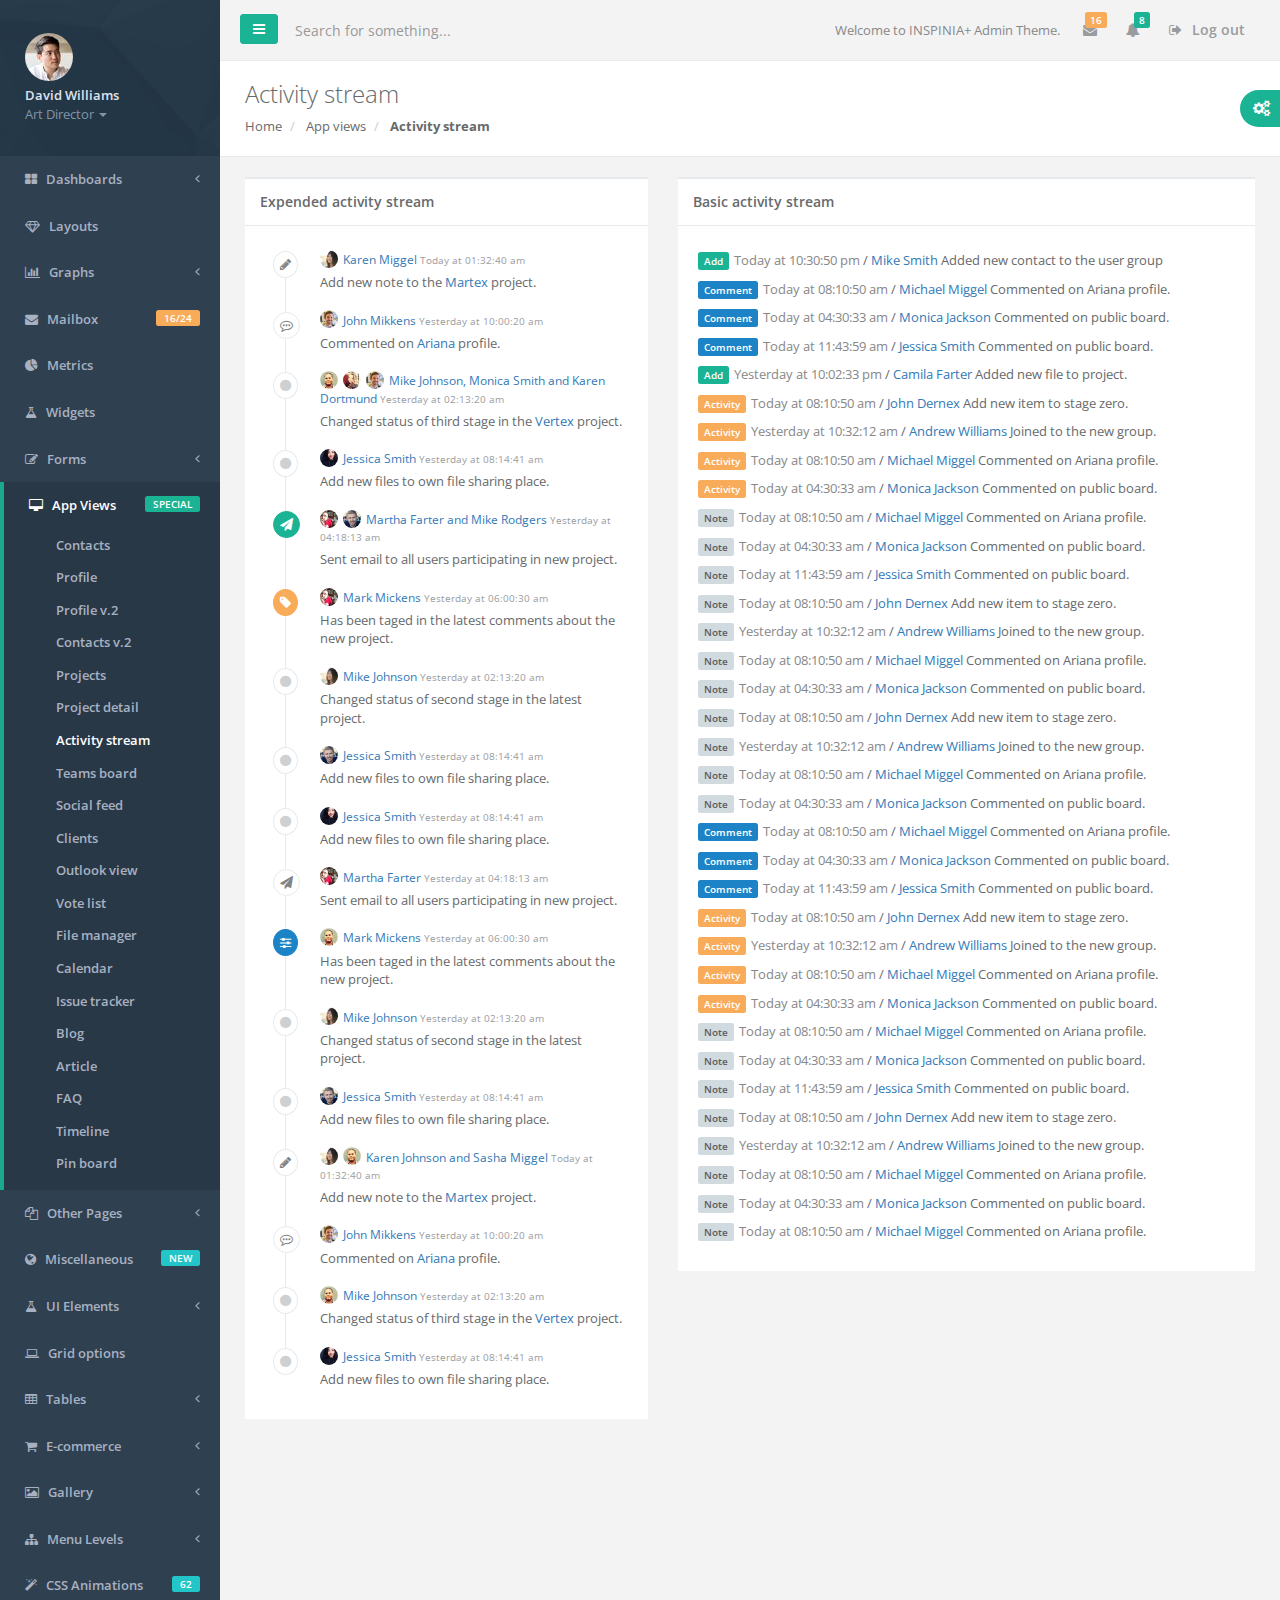
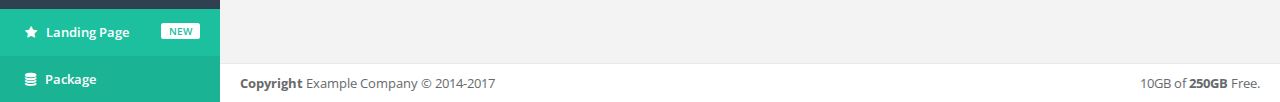
<file: target/test2/ui/activity_stream.html>
<!DOCTYPE html>
<html>

<head>

    <meta charset="utf-8">
    <meta name="viewport" content="width=device-width, initial-scale=1.0">

    <title>INSPINIA | Activity stream</title>

    <link href="css/bootstrap.min.css" rel="stylesheet">
    <link href="font-awesome/css/font-awesome.css" rel="stylesheet">

    <!-- Toastr style -->
    <link href="css/plugins/toastr/toastr.min.css" rel="stylesheet">

    <link href="css/animate.css" rel="stylesheet">
    <link href="css/style.css" rel="stylesheet">

</head>

<body>

    <div id="wrapper">

    <nav class="navbar-default navbar-static-side" role="navigation">
        <div class="sidebar-collapse">
            <ul class="nav metismenu" id="side-menu">
                <li class="nav-header">
                    <div class="dropdown profile-element"> <span>
                            <img alt="image" class="img-circle" src="img/profile_small.jpg" />
                             </span>
                        <a data-toggle="dropdown" class="dropdown-toggle" href="#">
                            <span class="clear"> <span class="block m-t-xs"> <strong class="font-bold">David Williams</strong>
                             </span> <span class="text-muted text-xs block">Art Director <b class="caret"></b></span> </span> </a>
                        <ul class="dropdown-menu animated fadeInRight m-t-xs">
                            <li><a href="profile.html">Profile</a></li>
                            <li><a href="contacts.html">Contacts</a></li>
                            <li><a href="mailbox.html">Mailbox</a></li>
                            <li class="divider"></li>
                            <li><a href="login.html">Logout</a></li>
                        </ul>
                    </div>
                    <div class="logo-element">
                        IN+
                    </div>
                </li>
                <li>
                    <a href="index.html"><i class="fa fa-th-large"></i> <span class="nav-label">Dashboards</span> <span class="fa arrow"></span></a>
                    <ul class="nav nav-second-level collapse">
                        <li><a href="index.html">Dashboard v.1</a></li>
                        <li><a href="dashboard_2.html">Dashboard v.2</a></li>
                        <li><a href="dashboard_3.html">Dashboard v.3</a></li>
                        <li><a href="dashboard_4_1.html">Dashboard v.4</a></li>
                        <li><a href="dashboard_5.html">Dashboard v.5 </a></li>
                    </ul>
                </li>
                <li>
                    <a href="layouts.html"><i class="fa fa-diamond"></i> <span class="nav-label">Layouts</span></a>
                </li>
                <li>
                    <a href="#"><i class="fa fa-bar-chart-o"></i> <span class="nav-label">Graphs</span><span class="fa arrow"></span></a>
                    <ul class="nav nav-second-level collapse">
                        <li><a href="graph_flot.html">Flot Charts</a></li>
                        <li><a href="graph_morris.html">Morris.js Charts</a></li>
                        <li><a href="graph_rickshaw.html">Rickshaw Charts</a></li>
                        <li><a href="graph_chartjs.html">Chart.js</a></li>
                        <li><a href="graph_chartist.html">Chartist</a></li>
                        <li><a href="c3.html">c3 charts</a></li>
                        <li><a href="graph_peity.html">Peity Charts</a></li>
                        <li><a href="graph_sparkline.html">Sparkline Charts</a></li>
                    </ul>
                </li>
                <li>
                    <a href="mailbox.html"><i class="fa fa-envelope"></i> <span class="nav-label">Mailbox </span><span class="label label-warning pull-right">16/24</span></a>
                    <ul class="nav nav-second-level collapse">
                        <li><a href="mailbox.html">Inbox</a></li>
                        <li><a href="mail_detail.html">Email view</a></li>
                        <li><a href="mail_compose.html">Compose email</a></li>
                        <li><a href="email_template.html">Email templates</a></li>
                    </ul>
                </li>
                <li>
                    <a href="metrics.html"><i class="fa fa-pie-chart"></i> <span class="nav-label">Metrics</span>  </a>
                </li>
                <li>
                    <a href="widgets.html"><i class="fa fa-flask"></i> <span class="nav-label">Widgets</span></a>
                </li>
                <li>
                    <a href="#"><i class="fa fa-edit"></i> <span class="nav-label">Forms</span><span class="fa arrow"></span></a>
                    <ul class="nav nav-second-level collapse">
                        <li><a href="form_basic.html">Basic form</a></li>
                        <li><a href="form_advanced.html">Advanced Plugins</a></li>
                        <li><a href="form_wizard.html">Wizard</a></li>
                        <li><a href="form_file_upload.html">File Upload</a></li>
                        <li><a href="form_editors.html">Text Editor</a></li>
                        <li><a href="form_autocomplete.html">Autocomplete</a></li>
                        <li><a href="form_markdown.html">Markdown</a></li>
                    </ul>
                </li>
                <li class="active">
                    <a href="#"><i class="fa fa-desktop"></i> <span class="nav-label">App Views</span>  <span class="pull-right label label-primary">SPECIAL</span></a>
                    <ul class="nav nav-second-level collapse">
                        <li><a href="contacts.html">Contacts</a></li>
                        <li><a href="profile.html">Profile</a></li>
                        <li><a href="profile_2.html">Profile v.2</a></li>
                        <li><a href="contacts_2.html">Contacts v.2</a></li>
                        <li><a href="projects.html">Projects</a></li>
                        <li><a href="project_detail.html">Project detail</a></li>
                        <li class="active"><a href="activity_stream.html">Activity stream</a></li>
                        <li><a href="teams_board.html">Teams board</a></li>
                        <li><a href="social_feed.html">Social feed</a></li>
                        <li><a href="clients.html">Clients</a></li>
                        <li><a href="full_height.html">Outlook view</a></li>
                        <li><a href="vote_list.html">Vote list</a></li>
                        <li><a href="file_manager.html">File manager</a></li>
                        <li><a href="calendar.html">Calendar</a></li>
                        <li><a href="issue_tracker.html">Issue tracker</a></li>
                        <li><a href="blog.html">Blog</a></li>
                        <li><a href="article.html">Article</a></li>
                        <li><a href="faq.html">FAQ</a></li>
                        <li><a href="timeline.html">Timeline</a></li>
                        <li><a href="pin_board.html">Pin board</a></li>
                    </ul>
                </li>
                <li>
                    <a href="#"><i class="fa fa-files-o"></i> <span class="nav-label">Other Pages</span><span class="fa arrow"></span></a>
                    <ul class="nav nav-second-level collapse">
                        <li><a href="search_results.html">Search results</a></li>
                        <li><a href="lockscreen.html">Lockscreen</a></li>
                        <li><a href="invoice.html">Invoice</a></li>
                        <li><a href="login.html">Login</a></li>
                        <li><a href="login_two_columns.html">Login v.2</a></li>
                        <li><a href="forgot_password.html">Forget password</a></li>
                        <li><a href="register.html">Register</a></li>
                        <li><a href="404.html">404 Page</a></li>
                        <li><a href="500.html">500 Page</a></li>
                        <li><a href="empty_page.html">Empty page</a></li>
                    </ul>
                </li>
                <li>
                    <a href="#"><i class="fa fa-globe"></i> <span class="nav-label">Miscellaneous</span><span class="label label-info pull-right">NEW</span></a>
                    <ul class="nav nav-second-level">
                        <li><a href="toastr_notifications.html">Notification</a></li>
                        <li><a href="nestable_list.html">Nestable list</a></li>
                        <li><a href="agile_board.html">Agile board</a></li>
                        <li><a href="timeline_2.html">Timeline v.2</a></li>
                        <li><a href="diff.html">Diff</a></li>
                        <li><a href="pdf_viewer.html">PDF viewer</a></li>
                        <li><a href="i18support.html">i18 support</a></li>
                        <li><a href="sweetalert.html">Sweet alert</a></li>
                        <li><a href="idle_timer.html">Idle timer</a></li>
                        <li><a href="truncate.html">Truncate</a></li>
                        <li><a href="password_meter.html">Password meter</a></li>
                        <li><a href="spinners.html">Spinners</a></li>
                        <li><a href="spinners_usage.html">Spinners usage</a></li>
                        <li><a href="tinycon.html">Live favicon</a></li>
                        <li><a href="google_maps.html">Google maps</a></li>
                        <li><a href="datamaps.html">Datamaps</a></li>
                        <li><a href="social_buttons.html">Social buttons</a></li>
                        <li><a href="code_editor.html">Code editor</a></li>
                        <li><a href="modal_window.html">Modal window</a></li>
                        <li><a href="clipboard.html">Clipboard</a></li>
                        <li><a href="text_spinners.html">Text spinners</a></li>
                        <li><a href="forum_main.html">Forum view</a></li>
                        <li><a href="validation.html">Validation</a></li>
                        <li><a href="tree_view.html">Tree view</a></li>
                        <li><a href="loading_buttons.html">Loading buttons</a></li>
                        <li><a href="chat_view.html">Chat view</a></li>
                        <li><a href="masonry.html">Masonry</a></li>
                        <li><a href="tour.html">Tour</a></li>
                    </ul>
                </li>
                <li>
                    <a href="#"><i class="fa fa-flask"></i> <span class="nav-label">UI Elements</span><span class="fa arrow"></span></a>
                    <ul class="nav nav-second-level collapse">
                        <li><a href="typography.html">Typography</a></li>
                        <li><a href="icons.html">Icons</a></li>
                        <li><a href="draggable_panels.html">Draggable Panels</a></li> <li><a href="resizeable_panels.html">Resizeable Panels</a></li>
                        <li><a href="buttons.html">Buttons</a></li>
                        <li><a href="video.html">Video</a></li>
                        <li><a href="tabs_panels.html">Panels</a></li>
                        <li><a href="tabs.html">Tabs</a></li>
                        <li><a href="notifications.html">Notifications & Tooltips</a></li>
                        <li><a href="helper_classes.html">Helper css classes</a></li>
                        <li><a href="badges_labels.html">Badges, Labels, Progress</a></li>
                    </ul>
                </li>

                <li>
                    <a href="grid_options.html"><i class="fa fa-laptop"></i> <span class="nav-label">Grid options</span></a>
                </li>
                <li>
                    <a href="#"><i class="fa fa-table"></i> <span class="nav-label">Tables</span><span class="fa arrow"></span></a>
                    <ul class="nav nav-second-level collapse">
                        <li><a href="table_basic.html">Static Tables</a></li>
                        <li><a href="table_data_tables.html">Data Tables</a></li>
                        <li><a href="table_foo_table.html">Foo Tables</a></li>
                        <li><a href="jq_grid.html">jqGrid</a></li>
                    </ul>
                </li>
                <li>
                    <a href="#"><i class="fa fa-shopping-cart"></i> <span class="nav-label">E-commerce</span><span class="fa arrow"></span></a>
                    <ul class="nav nav-second-level collapse">
                        <li><a href="ecommerce_products_grid.html">Products grid</a></li>
                        <li><a href="ecommerce_product_list.html">Products list</a></li>
                        <li><a href="ecommerce_product.html">Product edit</a></li>
                        <li><a href="ecommerce_product_detail.html">Product detail</a></li>
                        <li><a href="ecommerce-cart.html">Cart</a></li>
                        <li><a href="ecommerce-orders.html">Orders</a></li>
                        <li><a href="ecommerce_payments.html">Credit Card form</a></li>
                    </ul>
                </li>
                <li>
                    <a href="#"><i class="fa fa-picture-o"></i> <span class="nav-label">Gallery</span><span class="fa arrow"></span></a>
                    <ul class="nav nav-second-level collapse">
                        <li><a href="basic_gallery.html">Lightbox Gallery</a></li>
                        <li><a href="slick_carousel.html">Slick Carousel</a></li>
                        <li><a href="carousel.html">Bootstrap Carousel</a></li>

                    </ul>
                </li>
                <li>
                    <a href="#"><i class="fa fa-sitemap"></i> <span class="nav-label">Menu Levels </span><span class="fa arrow"></span></a>
                    <ul class="nav nav-second-level collapse">
                        <li>
                            <a href="#">Third Level <span class="fa arrow"></span></a>
                            <ul class="nav nav-third-level">
                                <li>
                                    <a href="#">Third Level Item</a>
                                </li>
                                <li>
                                    <a href="#">Third Level Item</a>
                                </li>
                                <li>
                                    <a href="#">Third Level Item</a>
                                </li>

                            </ul>
                        </li>
                        <li><a href="#">Second Level Item</a></li>
                        <li>
                            <a href="#">Second Level Item</a></li>
                        <li>
                            <a href="#">Second Level Item</a></li>
                    </ul>
                </li>
                <li>
                    <a href="css_animation.html"><i class="fa fa-magic"></i> <span class="nav-label">CSS Animations </span><span class="label label-info pull-right">62</span></a>
                </li>
                <li class="landing_link">
                    <a target="_blank" href="landing.html"><i class="fa fa-star"></i> <span class="nav-label">Landing Page</span> <span class="label label-warning pull-right">NEW</span></a>
                </li>
                <li class="special_link">
                    <a href="package.html"><i class="fa fa-database"></i> <span class="nav-label">Package</span></a>
                </li>
            </ul>

        </div>
    </nav>

        <div id="page-wrapper" class="gray-bg">
        <div class="row border-bottom">
        <nav class="navbar navbar-static-top" role="navigation" style="margin-bottom: 0">
        <div class="navbar-header">
            <a class="navbar-minimalize minimalize-styl-2 btn btn-primary " href="#"><i class="fa fa-bars"></i> </a>
            <form role="search" class="navbar-form-custom" action="search_results.html">
                <div class="form-group">
                    <input type="text" placeholder="Search for something..." class="form-control" name="top-search" id="top-search">
                </div>
            </form>
        </div>
            <ul class="nav navbar-top-links navbar-right">
                <li>
                    <span class="m-r-sm text-muted welcome-message">Welcome to INSPINIA+ Admin Theme.</span>
                </li>
                <li class="dropdown">
                    <a class="dropdown-toggle count-info" data-toggle="dropdown" href="#">
                        <i class="fa fa-envelope"></i>  <span class="label label-warning">16</span>
                    </a>
                    <ul class="dropdown-menu dropdown-messages">
                        <li>
                            <div class="dropdown-messages-box">
                                <a href="profile.html" class="pull-left">
                                    <img alt="image" class="img-circle" src="img/a7.jpg">
                                </a>
                                <div class="media-body">
                                    <small class="pull-right">46h ago</small>
                                    <strong>Mike Loreipsum</strong> started following <strong>Monica Smith</strong>. <br>
                                    <small class="text-muted">3 days ago at 7:58 pm - 10.06.2014</small>
                                </div>
                            </div>
                        </li>
                        <li class="divider"></li>
                        <li>
                            <div class="dropdown-messages-box">
                                <a href="profile.html" class="pull-left">
                                    <img alt="image" class="img-circle" src="img/a4.jpg">
                                </a>
                                <div class="media-body ">
                                    <small class="pull-right text-navy">5h ago</small>
                                    <strong>Chris Johnatan Overtunk</strong> started following <strong>Monica Smith</strong>. <br>
                                    <small class="text-muted">Yesterday 1:21 pm - 11.06.2014</small>
                                </div>
                            </div>
                        </li>
                        <li class="divider"></li>
                        <li>
                            <div class="dropdown-messages-box">
                                <a href="profile.html" class="pull-left">
                                    <img alt="image" class="img-circle" src="img/profile.jpg">
                                </a>
                                <div class="media-body ">
                                    <small class="pull-right">23h ago</small>
                                    <strong>Monica Smith</strong> love <strong>Kim Smith</strong>. <br>
                                    <small class="text-muted">2 days ago at 2:30 am - 11.06.2014</small>
                                </div>
                            </div>
                        </li>
                        <li class="divider"></li>
                        <li>
                            <div class="text-center link-block">
                                <a href="mailbox.html">
                                    <i class="fa fa-envelope"></i> <strong>Read All Messages</strong>
                                </a>
                            </div>
                        </li>
                    </ul>
                </li>
                <li class="dropdown">
                    <a class="dropdown-toggle count-info" data-toggle="dropdown" href="#">
                        <i class="fa fa-bell"></i>  <span class="label label-primary">8</span>
                    </a>
                    <ul class="dropdown-menu dropdown-alerts">
                        <li>
                            <a href="mailbox.html">
                                <div>
                                    <i class="fa fa-envelope fa-fw"></i> You have 16 messages
                                    <span class="pull-right text-muted small">4 minutes ago</span>
                                </div>
                            </a>
                        </li>
                        <li class="divider"></li>
                        <li>
                            <a href="profile.html">
                                <div>
                                    <i class="fa fa-twitter fa-fw"></i> 3 New Followers
                                    <span class="pull-right text-muted small">12 minutes ago</span>
                                </div>
                            </a>
                        </li>
                        <li class="divider"></li>
                        <li>
                            <a href="grid_options.html">
                                <div>
                                    <i class="fa fa-upload fa-fw"></i> Server Rebooted
                                    <span class="pull-right text-muted small">4 minutes ago</span>
                                </div>
                            </a>
                        </li>
                        <li class="divider"></li>
                        <li>
                            <div class="text-center link-block">
                                <a href="notifications.html">
                                    <strong>See All Alerts</strong>
                                    <i class="fa fa-angle-right"></i>
                                </a>
                            </div>
                        </li>
                    </ul>
                </li>


                <li>
                    <a href="login.html">
                        <i class="fa fa-sign-out"></i> Log out
                    </a>
                </li>
            </ul>

        </nav>
        </div>
            <div class="row wrapper border-bottom white-bg page-heading">
                <div class="col-lg-10">
                    <h2>Activity stream</h2>
                    <ol class="breadcrumb">
                        <li>
                            <a href="index.html">Home</a>
                        </li>
                        <li>
                            <a>App views</a>
                        </li>
                        <li class="active">
                            <strong>Activity stream</strong>
                        </li>
                    </ol>
                </div>
            </div>
            <div class="wrapper wrapper-content  animated fadeInRight">

                <div class="row">
                    <div class="col-lg-5">
                        <div class="ibox ">
                            <div class="ibox-title">
                                <h5>Expended activity stream</h5>
                            </div>

                            <div class="ibox-content">

                                <div class="activity-stream">
                                    <div class="stream">
                                        <div class="stream-badge">
                                            <i class="fa fa-pencil"></i>
                                        </div>
                                        <div class="stream-panel">
                                            <div class="stream-info">
                                                <a href="#">
                                                    <img src="img/a5.jpg" />
                                                    <span>Karen Miggel</span>
                                                    <span class="date">Today at 01:32:40 am</span>
                                                </a>
                                            </div>
                                            Add new note to the <a href="#">Martex</a>  project.
                                        </div>
                                    </div>

                                    <div class="stream">
                                        <div class="stream-badge">
                                            <i class="fa fa-commenting-o"></i>
                                        </div>
                                        <div class="stream-panel">
                                            <div class="stream-info">
                                                <a href="#">
                                                    <img src="img/a4.jpg" />
                                                    <span>John Mikkens</span>
                                                    <span class="date">Yesterday at 10:00:20 am</span>
                                                </a>
                                            </div>
                                            Commented on <a href="#">Ariana</a> profile.
                                        </div>
                                    </div>
                                    <div class="stream">
                                        <div class="stream-badge">
                                            <i class="fa fa-circle"></i>
                                        </div>
                                        <div class="stream-panel">
                                            <div class="stream-info">
                                                <a href="#">
                                                    <img src="img/a2.jpg" />
                                                    <img src="img/a3.jpg" />
                                                    <img src="img/a4.jpg" />
                                                    <span>Mike Johnson, Monica Smith and Karen Dortmund</span>
                                                    <span class="date">Yesterday at 02:13:20 am</span>
                                                </a>
                                            </div>
                                            Changed status of third stage in the <a href="#">Vertex</a> project.
                                        </div>
                                    </div>
                                    <div class="stream">
                                        <div class="stream-badge">
                                            <i class="fa fa-circle"></i>
                                        </div>
                                        <div class="stream-panel">
                                            <div class="stream-info">
                                                <a href="#">
                                                    <img src="img/a6.jpg" />
                                                    <span>Jessica Smith</span>
                                                    <span class="date">Yesterday at 08:14:41 am</span>
                                                </a>
                                            </div>
                                            Add new files to own file sharing place.
                                        </div>
                                    </div>
                                    <div class="stream">
                                        <div class="stream-badge">
                                            <i class="fa fa-send bg-primary"></i>
                                        </div>
                                        <div class="stream-panel">
                                            <div class="stream-info">
                                                <a href="#">
                                                    <img src="img/a7.jpg" />
                                                    <img src="img/a1.jpg" />
                                                    <span>Martha Farter and Mike Rodgers</span>
                                                    <span class="date">Yesterday at 04:18:13 am</span>
                                                </a>
                                            </div>
                                            Sent email to all users participating in new project.
                                        </div>
                                    </div>
                                    <div class="stream">
                                        <div class="stream-badge">
                                            <i class="fa fa-tag bg-warning"></i>
                                        </div>
                                        <div class="stream-panel">
                                            <div class="stream-info">
                                                <a href="#">
                                                    <img src="img/a7.jpg" />
                                                    <span>Mark Mickens</span>
                                                    <span class="date">Yesterday at 06:00:30 am</span>
                                                </a>
                                            </div>
                                            Has been taged in the latest comments about the new project.
                                        </div>
                                    </div>
                                    <div class="stream">
                                        <div class="stream-badge">
                                            <i class="fa fa-circle"></i>
                                        </div>
                                        <div class="stream-panel">
                                            <div class="stream-info">
                                                <a href="#">
                                                    <img src="img/a8.jpg" />
                                                    <span>Mike Johnson</span>
                                                    <span class="date">Yesterday at 02:13:20 am</span>
                                                </a>
                                            </div>
                                            Changed status of second stage in the latest project.
                                        </div>
                                    </div>
                                    <div class="stream">
                                        <div class="stream-badge">
                                            <i class="fa fa-circle"></i>
                                        </div>
                                        <div class="stream-panel">
                                            <div class="stream-info">
                                                <a href="#">
                                                    <img src="img/a1.jpg" />
                                                    <span>Jessica Smith</span>
                                                    <span class="date">Yesterday at 08:14:41 am</span>
                                                </a>
                                            </div>
                                            Add new files to own file sharing place.
                                        </div>
                                    </div>
                                    <div class="stream">
                                        <div class="stream-badge">
                                            <i class="fa fa-circle"></i>
                                        </div>
                                        <div class="stream-panel">
                                            <div class="stream-info">
                                                <a href="#">
                                                    <img src="img/a6.jpg" />
                                                    <span>Jessica Smith</span>
                                                    <span class="date">Yesterday at 08:14:41 am</span>
                                                </a>
                                            </div>
                                            Add new files to own file sharing place.
                                        </div>
                                    </div>
                                    <div class="stream">
                                        <div class="stream-badge">
                                            <i class="fa fa-send"></i>
                                        </div>
                                        <div class="stream-panel">
                                            <div class="stream-info">
                                                <a href="#">
                                                    <img src="img/a7.jpg" />
                                                    <span>Martha Farter</span>
                                                    <span class="date">Yesterday at 04:18:13 am</span>
                                                </a>
                                            </div>
                                            Sent email to all users participating in new project.
                                        </div>
                                    </div>
                                    <div class="stream">
                                        <div class="stream-badge">
                                            <i class="fa fa-sliders bg-success"></i>
                                        </div>
                                        <div class="stream-panel">
                                            <div class="stream-info">
                                                <a href="#">
                                                    <img src="img/a2.jpg" />
                                                    <span>Mark Mickens</span>
                                                    <span class="date">Yesterday at 06:00:30 am</span>
                                                </a>
                                            </div>
                                            Has been taged in the latest comments about the new project.
                                        </div>
                                    </div>
                                    <div class="stream">
                                        <div class="stream-badge">
                                            <i class="fa fa-circle"></i>
                                        </div>
                                        <div class="stream-panel">
                                            <div class="stream-info">
                                                <a href="#">
                                                    <img src="img/a8.jpg" />
                                                    <span>Mike Johnson</span>
                                                    <span class="date">Yesterday at 02:13:20 am</span>
                                                </a>
                                            </div>
                                            Changed status of second stage in the latest project.
                                        </div>
                                    </div>
                                    <div class="stream">
                                        <div class="stream-badge">
                                            <i class="fa fa-circle"></i>
                                        </div>
                                        <div class="stream-panel">
                                            <div class="stream-info">
                                                <a href="#">
                                                    <img src="img/a1.jpg" />
                                                    <span>Jessica Smith</span>
                                                    <span class="date">Yesterday at 08:14:41 am</span>
                                                </a>
                                            </div>
                                            Add new files to own file sharing place.
                                        </div>
                                    </div>
                                    <div class="stream">
                                        <div class="stream-badge">
                                            <i class="fa fa-pencil"></i>
                                        </div>
                                        <div class="stream-panel">
                                            <div class="stream-info">
                                                <a href="#">
                                                    <img src="img/a5.jpg" />
                                                    <img src="img/a2.jpg" />
                                                    <span>Karen Johnson and Sasha Miggel</span>
                                                    <span class="date">Today at 01:32:40 am</span>
                                                </a>
                                            </div>
                                            Add new note to the <a href="#">Martex</a>  project.
                                        </div>
                                    </div>

                                    <div class="stream">
                                        <div class="stream-badge">
                                            <i class="fa fa-commenting-o"></i>
                                        </div>
                                        <div class="stream-panel">
                                            <div class="stream-info">
                                                <a href="#">
                                                    <img src="img/a4.jpg" />
                                                    <span>John Mikkens</span>
                                                    <span class="date">Yesterday at 10:00:20 am</span>
                                                </a>
                                            </div>
                                            Commented on <a href="#">Ariana</a> profile.
                                        </div>
                                    </div>
                                    <div class="stream">
                                        <div class="stream-badge">
                                            <i class="fa fa-circle"></i>
                                        </div>
                                        <div class="stream-panel">
                                            <div class="stream-info">
                                                <a href="#">
                                                    <img src="img/a2.jpg" />
                                                    <span>Mike Johnson</span>
                                                    <span class="date">Yesterday at 02:13:20 am</span>
                                                </a>
                                            </div>
                                            Changed status of third stage in the <a href="#">Vertex</a> project.
                                        </div>
                                    </div>

                                    <div class="stream">
                                        <div class="stream-badge">
                                            <i class="fa fa-circle"></i>
                                        </div>
                                        <div class="stream-panel">
                                            <div class="stream-info">
                                                <a href="#">
                                                    <img src="img/a6.jpg" />
                                                    <span>Jessica Smith</span>
                                                    <span class="date">Yesterday at 08:14:41 am</span>
                                                </a>
                                            </div>
                                            Add new files to own file sharing place.

                                        </div>
                                    </div>


                                </div>

                            </div>
                        </div>
                    </div>
                    <div class="col-lg-7">
                        <div class="ibox ">
                            <div class="ibox-title">
                                <h5>Basic activity stream</h5>
                            </div>

                            <div class="ibox-content">

                                <div class="stream-small">
                                    <span class="label label-primary"> Add</span>
                                    <span class="text-muted"> Today at 10:30:50 pm </span> / <a href="#">Mike Smith</a>  Added new contact to the user group
                                </div>
                                <div class="stream-small">
                                    <span class="label label-success"> Comment</span>
                                    <span class="text-muted"> Today at 08:10:50 am </span> / <a href="#">Michael Miggel</a>  Commented on Ariana profile.
                                </div>
                                <div class="stream-small">
                                    <span class="label label-success"> Comment</span>
                                    <span class="text-muted"> Today at 04:30:33 am </span> / <a href="#">Monica Jackson</a>  Commented on public board.
                                </div>
                                <div class="stream-small">
                                    <span class="label label-success"> Comment</span>
                                    <span class="text-muted"> Today at 11:43:59 am </span> / <a href="#">Jessica Smith</a>  Commented on public board.
                                </div>
                                <div class="stream-small">
                                    <span class="label label-primary"> Add</span>
                                    <span class="text-muted"> Yesterday at 10:02:33 pm </span> / <a href="#">Camila Farter</a> Added new file to project.
                                </div>
                                <div class="stream-small">
                                    <span class="label label-warning"> Activity</span>
                                    <span class="text-muted"> Today at 08:10:50 am </span> / <a href="#">John Dernex</a>  Add new item to stage zero.
                                </div>
                                <div class="stream-small">
                                    <span class="label label-warning"> Activity</span>
                                    <span class="text-muted"> Yesterday at 10:32:12 am </span> / <a href="#">Andrew Williams</a>  Joined to the new group.
                                </div>
                                <div class="stream-small">
                                    <span class="label label-warning"> Activity</span>
                                    <span class="text-muted"> Today at 08:10:50 am </span> / <a href="#">Michael Miggel</a>  Commented on Ariana profile.
                                </div>
                                <div class="stream-small">
                                    <span class="label label-warning"> Activity</span>
                                    <span class="text-muted"> Today at 04:30:33 am </span> / <a href="#">Monica Jackson</a>  Commented on public board.
                                </div>
                                <div class="stream-small">
                                    <span class="label label-default"> Note</span>
                                    <span class="text-muted"> Today at 08:10:50 am </span> / <a href="#">Michael Miggel</a>  Commented on Ariana profile.
                                </div>
                                <div class="stream-small">
                                    <span class="label label-default"> Note</span>
                                    <span class="text-muted"> Today at 04:30:33 am </span> / <a href="#">Monica Jackson</a>  Commented on public board.
                                </div>
                                <div class="stream-small">
                                    <span class="label label-default"> Note</span>
                                    <span class="text-muted"> Today at 11:43:59 am </span> / <a href="#">Jessica Smith</a>  Commented on public board.
                                </div>
                                <div class="stream-small">
                                    <span class="label label-default"> Note</span>
                                    <span class="text-muted"> Today at 08:10:50 am </span> / <a href="#">John Dernex</a>  Add new item to stage zero.
                                </div>
                                <div class="stream-small">
                                    <span class="label label-default"> Note</span>
                                    <span class="text-muted"> Yesterday at 10:32:12 am </span> / <a href="#">Andrew Williams</a>  Joined to the new group.
                                </div>
                                <div class="stream-small">
                                    <span class="label label-default"> Note</span>
                                    <span class="text-muted"> Today at 08:10:50 am </span> / <a href="#">Michael Miggel</a>  Commented on Ariana profile.
                                </div>
                                <div class="stream-small">
                                    <span class="label label-default"> Note</span>
                                    <span class="text-muted"> Today at 04:30:33 am </span> / <a href="#">Monica Jackson</a>  Commented on public board.
                                </div>
                                <div class="stream-small">
                                    <span class="label label-default"> Note</span>
                                    <span class="text-muted"> Today at 08:10:50 am </span> / <a href="#">John Dernex</a>  Add new item to stage zero.
                                </div>
                                <div class="stream-small">
                                    <span class="label label-default"> Note</span>
                                    <span class="text-muted"> Yesterday at 10:32:12 am </span> / <a href="#">Andrew Williams</a>  Joined to the new group.
                                </div>
                                <div class="stream-small">
                                    <span class="label label-default"> Note</span>
                                    <span class="text-muted"> Today at 08:10:50 am </span> / <a href="#">Michael Miggel</a>  Commented on Ariana profile.
                                </div>
                                <div class="stream-small">
                                    <span class="label label-default"> Note</span>
                                    <span class="text-muted"> Today at 04:30:33 am </span> / <a href="#">Monica Jackson</a>  Commented on public board.
                                </div>
                                <div class="stream-small">
                                    <span class="label label-success"> Comment</span>
                                    <span class="text-muted"> Today at 08:10:50 am </span> / <a href="#">Michael Miggel</a>  Commented on Ariana profile.
                                </div>
                                <div class="stream-small">
                                    <span class="label label-success"> Comment</span>
                                    <span class="text-muted"> Today at 04:30:33 am </span> / <a href="#">Monica Jackson</a>  Commented on public board.
                                </div>
                                <div class="stream-small">
                                    <span class="label label-success"> Comment</span>
                                    <span class="text-muted"> Today at 11:43:59 am </span> / <a href="#">Jessica Smith</a>  Commented on public board.
                                </div>
                                <div class="stream-small">
                                    <span class="label label-warning"> Activity</span>
                                    <span class="text-muted"> Today at 08:10:50 am </span> / <a href="#">John Dernex</a>  Add new item to stage zero.
                                </div>
                                <div class="stream-small">
                                    <span class="label label-warning"> Activity</span>
                                    <span class="text-muted"> Yesterday at 10:32:12 am </span> / <a href="#">Andrew Williams</a>  Joined to the new group.
                                </div>
                                <div class="stream-small">
                                    <span class="label label-warning"> Activity</span>
                                    <span class="text-muted"> Today at 08:10:50 am </span> / <a href="#">Michael Miggel</a>  Commented on Ariana profile.
                                </div>
                                <div class="stream-small">
                                    <span class="label label-warning"> Activity</span>
                                    <span class="text-muted"> Today at 04:30:33 am </span> / <a href="#">Monica Jackson</a>  Commented on public board.
                                </div>
                                <div class="stream-small">
                                    <span class="label label-default"> Note</span>
                                    <span class="text-muted"> Today at 08:10:50 am </span> / <a href="#">Michael Miggel</a>  Commented on Ariana profile.
                                </div>
                                <div class="stream-small">
                                    <span class="label label-default"> Note</span>
                                    <span class="text-muted"> Today at 04:30:33 am </span> / <a href="#">Monica Jackson</a>  Commented on public board.
                                </div>
                                <div class="stream-small">
                                    <span class="label label-default"> Note</span>
                                    <span class="text-muted"> Today at 11:43:59 am </span> / <a href="#">Jessica Smith</a>  Commented on public board.
                                </div>
                                <div class="stream-small">
                                    <span class="label label-default"> Note</span>
                                    <span class="text-muted"> Today at 08:10:50 am </span> / <a href="#">John Dernex</a>  Add new item to stage zero.
                                </div>
                                <div class="stream-small">
                                    <span class="label label-default"> Note</span>
                                    <span class="text-muted"> Yesterday at 10:32:12 am </span> / <a href="#">Andrew Williams</a>  Joined to the new group.
                                </div>
                                <div class="stream-small">
                                    <span class="label label-default"> Note</span>
                                    <span class="text-muted"> Today at 08:10:50 am </span> / <a href="#">Michael Miggel</a>  Commented on Ariana profile.
                                </div>
                                <div class="stream-small">
                                    <span class="label label-default"> Note</span>
                                    <span class="text-muted"> Today at 04:30:33 am </span> / <a href="#">Monica Jackson</a>  Commented on public board.
                                </div>
                                <div class="stream-small">
                                    <span class="label label-default"> Note</span>
                                    <span class="text-muted"> Today at 08:10:50 am </span> / <a href="#">Michael Miggel</a>  Commented on Ariana profile.
                                </div>

                            </div>
                        </div>
                    </div>
                </div>
            </div>
        <div class="footer">
            <div class="pull-right">
                10GB of <strong>250GB</strong> Free.
            </div>
            <div>
                <strong>Copyright</strong> Example Company &copy; 2014-2017
            </div>
        </div>

        </div>
        </div>



    <!-- Mainly scripts -->
    <script src="js/jquery-3.1.1.min.js"></script>
    <script src="js/bootstrap.min.js"></script>
    <script src="js/plugins/metisMenu/jquery.metisMenu.js"></script>
    <script src="js/plugins/slimscroll/jquery.slimscroll.min.js"></script>

    <!-- Custom and plugin javascript -->
    <script src="js/inspinia.js"></script>
    <script src="js/plugins/pace/pace.min.js"></script>

</body>

</html>
</file>
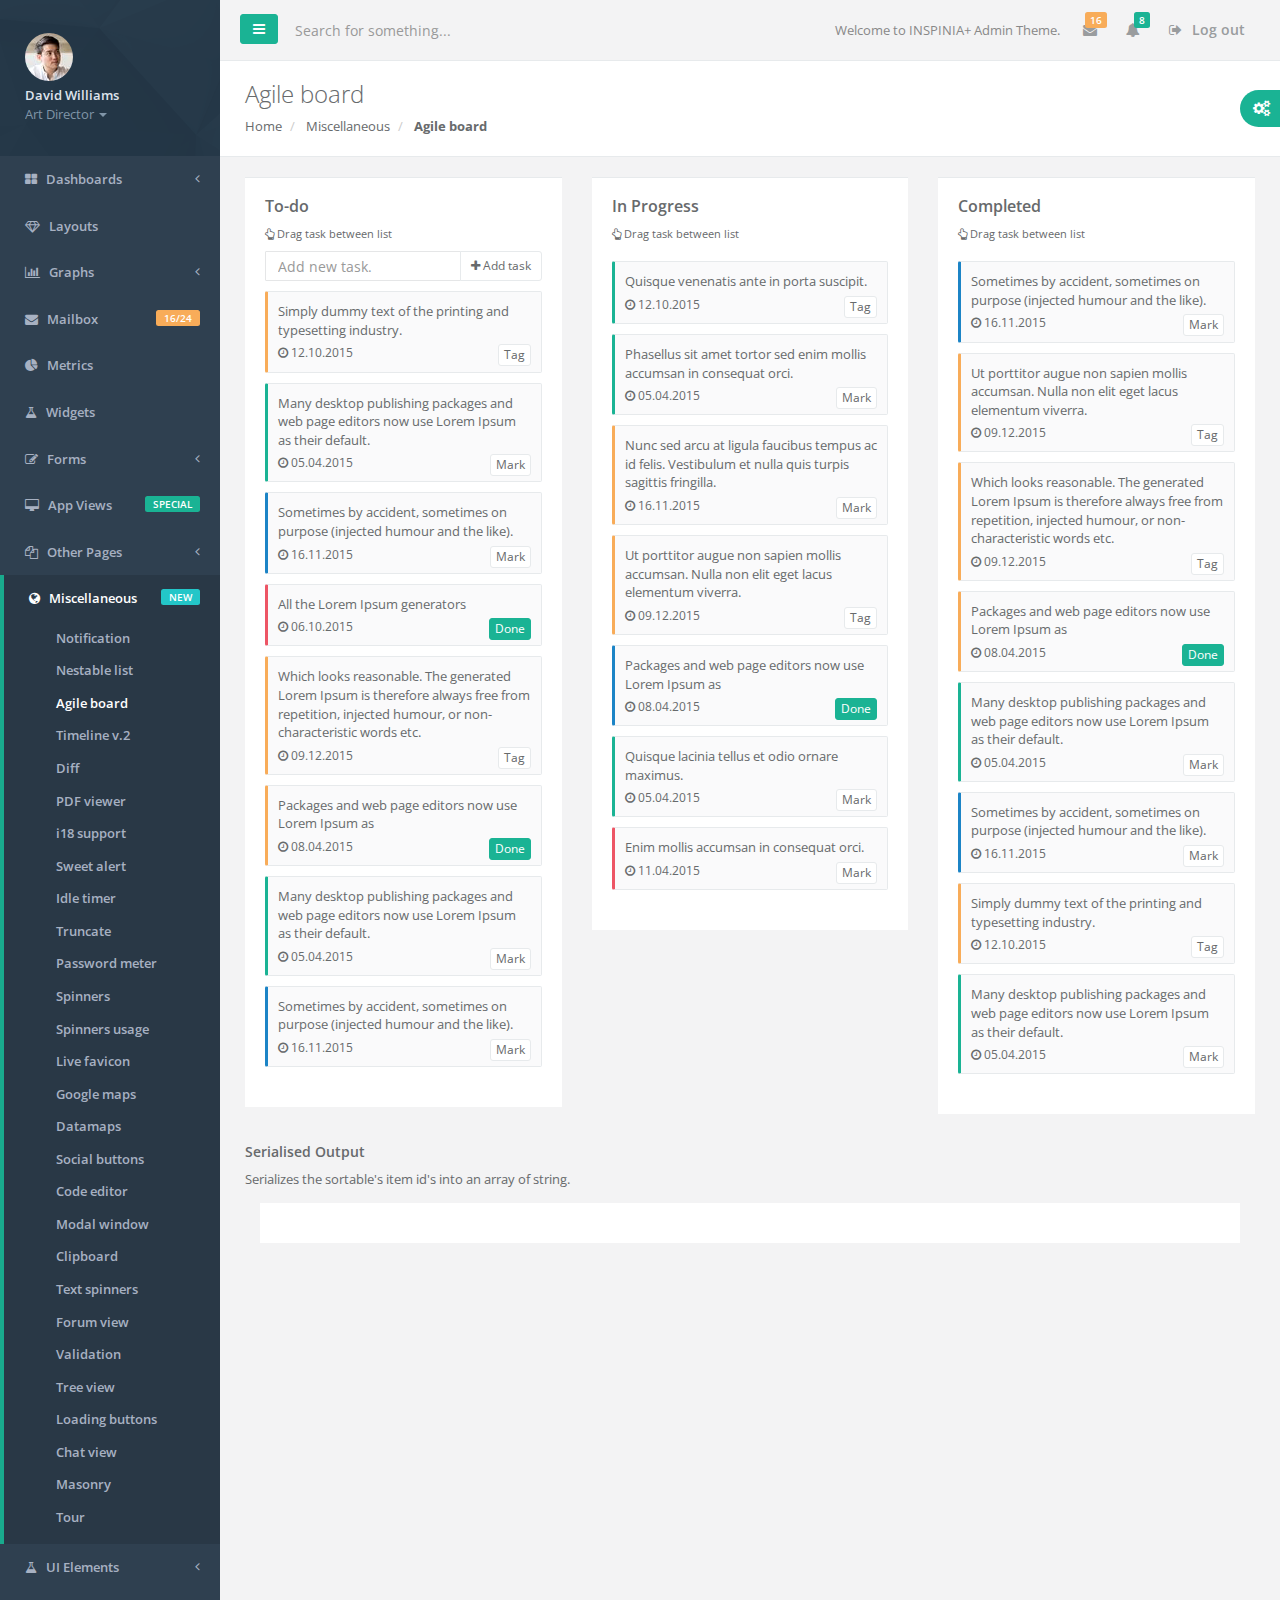
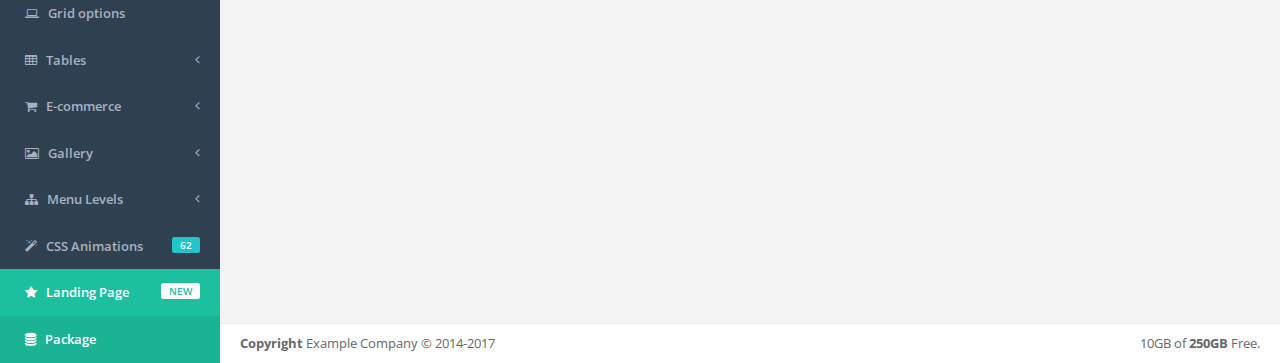
<file: target/test2/ui/agile_board.html>
<!DOCTYPE html>
<html>

<head>

    <meta charset="utf-8">
    <meta name="viewport" content="width=device-width, initial-scale=1.0">

    <title>INSPINIA | Agile board</title>

    <link href="css/bootstrap.min.css" rel="stylesheet">
    <link href="font-awesome/css/font-awesome.css" rel="stylesheet">

    <!-- Toastr style -->
    <link href="css/plugins/toastr/toastr.min.css" rel="stylesheet">

    <link href="css/animate.css" rel="stylesheet">
    <link href="css/style.css" rel="stylesheet">



</head>

<body>

    <div id="wrapper">

    <nav class="navbar-default navbar-static-side" role="navigation">
        <div class="sidebar-collapse">
            <ul class="nav metismenu" id="side-menu">
                <li class="nav-header">
                    <div class="dropdown profile-element"> <span>
                            <img alt="image" class="img-circle" src="img/profile_small.jpg" />
                             </span>
                        <a data-toggle="dropdown" class="dropdown-toggle" href="#">
                            <span class="clear"> <span class="block m-t-xs"> <strong class="font-bold">David Williams</strong>
                             </span> <span class="text-muted text-xs block">Art Director <b class="caret"></b></span> </span> </a>
                        <ul class="dropdown-menu animated fadeInRight m-t-xs">
                            <li><a href="profile.html">Profile</a></li>
                            <li><a href="contacts.html">Contacts</a></li>
                            <li><a href="mailbox.html">Mailbox</a></li>
                            <li class="divider"></li>
                            <li><a href="login.html">Logout</a></li>
                        </ul>
                    </div>
                    <div class="logo-element">
                        IN+
                    </div>
                </li>
                <li>
                    <a href="index.html"><i class="fa fa-th-large"></i> <span class="nav-label">Dashboards</span> <span class="fa arrow"></span></a>
                    <ul class="nav nav-second-level collapse">
                        <li><a href="index.html">Dashboard v.1</a></li>
                        <li><a href="dashboard_2.html">Dashboard v.2</a></li>
                        <li><a href="dashboard_3.html">Dashboard v.3</a></li>
                        <li><a href="dashboard_4_1.html">Dashboard v.4</a></li>
                        <li><a href="dashboard_5.html">Dashboard v.5 </a></li>
                    </ul>
                </li>
                <li>
                    <a href="layouts.html"><i class="fa fa-diamond"></i> <span class="nav-label">Layouts</span></a>
                </li>
                <li>
                    <a href="#"><i class="fa fa-bar-chart-o"></i> <span class="nav-label">Graphs</span><span class="fa arrow"></span></a>
                    <ul class="nav nav-second-level collapse">
                        <li><a href="graph_flot.html">Flot Charts</a></li>
                        <li><a href="graph_morris.html">Morris.js Charts</a></li>
                        <li><a href="graph_rickshaw.html">Rickshaw Charts</a></li>
                        <li><a href="graph_chartjs.html">Chart.js</a></li>
                        <li><a href="graph_chartist.html">Chartist</a></li>
                        <li><a href="c3.html">c3 charts</a></li>
                        <li><a href="graph_peity.html">Peity Charts</a></li>
                        <li><a href="graph_sparkline.html">Sparkline Charts</a></li>
                    </ul>
                </li>
                <li>
                    <a href="mailbox.html"><i class="fa fa-envelope"></i> <span class="nav-label">Mailbox </span><span class="label label-warning pull-right">16/24</span></a>
                    <ul class="nav nav-second-level collapse">
                        <li><a href="mailbox.html">Inbox</a></li>
                        <li><a href="mail_detail.html">Email view</a></li>
                        <li><a href="mail_compose.html">Compose email</a></li>
                        <li><a href="email_template.html">Email templates</a></li>
                    </ul>
                </li>
                <li>
                    <a href="metrics.html"><i class="fa fa-pie-chart"></i> <span class="nav-label">Metrics</span>  </a>
                </li>
                <li>
                    <a href="widgets.html"><i class="fa fa-flask"></i> <span class="nav-label">Widgets</span></a>
                </li>
                <li>
                    <a href="#"><i class="fa fa-edit"></i> <span class="nav-label">Forms</span><span class="fa arrow"></span></a>
                    <ul class="nav nav-second-level collapse">
                        <li><a href="form_basic.html">Basic form</a></li>
                        <li><a href="form_advanced.html">Advanced Plugins</a></li>
                        <li><a href="form_wizard.html">Wizard</a></li>
                        <li><a href="form_file_upload.html">File Upload</a></li>
                        <li><a href="form_editors.html">Text Editor</a></li>
                        <li><a href="form_autocomplete.html">Autocomplete</a></li>
                        <li><a href="form_markdown.html">Markdown</a></li>
                    </ul>
                </li>
                <li>
                    <a href="#"><i class="fa fa-desktop"></i> <span class="nav-label">App Views</span>  <span class="pull-right label label-primary">SPECIAL</span></a>
                    <ul class="nav nav-second-level collapse">
                        <li><a href="contacts.html">Contacts</a></li>
                        <li><a href="profile.html">Profile</a></li>
                        <li><a href="profile_2.html">Profile v.2</a></li>
                        <li><a href="contacts_2.html">Contacts v.2</a></li>
                        <li><a href="projects.html">Projects</a></li>
                        <li><a href="project_detail.html">Project detail</a></li>
                        <li><a href="activity_stream.html">Activity stream</a></li>
                        <li><a href="teams_board.html">Teams board</a></li>
                        <li><a href="social_feed.html">Social feed</a></li>
                        <li><a href="clients.html">Clients</a></li>
                        <li><a href="full_height.html">Outlook view</a></li>
                        <li><a href="vote_list.html">Vote list</a></li>
                        <li><a href="file_manager.html">File manager</a></li>
                        <li><a href="calendar.html">Calendar</a></li>
                        <li><a href="issue_tracker.html">Issue tracker</a></li>
                        <li><a href="blog.html">Blog</a></li>
                        <li><a href="article.html">Article</a></li>
                        <li><a href="faq.html">FAQ</a></li>
                        <li><a href="timeline.html">Timeline</a></li>
                        <li><a href="pin_board.html">Pin board</a></li>
                    </ul>
                </li>
                <li>
                    <a href="#"><i class="fa fa-files-o"></i> <span class="nav-label">Other Pages</span><span class="fa arrow"></span></a>
                    <ul class="nav nav-second-level collapse">
                        <li><a href="search_results.html">Search results</a></li>
                        <li><a href="lockscreen.html">Lockscreen</a></li>
                        <li><a href="invoice.html">Invoice</a></li>
                        <li><a href="login.html">Login</a></li>
                        <li><a href="login_two_columns.html">Login v.2</a></li>
                        <li><a href="forgot_password.html">Forget password</a></li>
                        <li><a href="register.html">Register</a></li>
                        <li><a href="404.html">404 Page</a></li>
                        <li><a href="500.html">500 Page</a></li>
                        <li><a href="empty_page.html">Empty page</a></li>
                    </ul>
                </li>
                <li class="active">
                    <a href="#"><i class="fa fa-globe"></i> <span class="nav-label">Miscellaneous</span><span class="label label-info pull-right">NEW</span></a>
                    <ul class="nav nav-second-level">
                        <li><a href="toastr_notifications.html">Notification</a></li>
                        <li><a href="nestable_list.html">Nestable list</a></li>
                        <li class="active"><a href="agile_board.html">Agile board</a></li>
                        <li><a href="timeline_2.html">Timeline v.2</a></li>
                        <li><a href="diff.html">Diff</a></li>
                        <li><a href="pdf_viewer.html">PDF viewer</a></li>
                        <li><a href="i18support.html">i18 support</a></li>
                        <li><a href="sweetalert.html">Sweet alert</a></li>
                        <li><a href="idle_timer.html">Idle timer</a></li>
                        <li><a href="truncate.html">Truncate</a></li>
                        <li><a href="password_meter.html">Password meter</a></li>
                        <li><a href="spinners.html">Spinners</a></li>
                        <li><a href="spinners_usage.html">Spinners usage</a></li>
                        <li><a href="tinycon.html">Live favicon</a></li>
                        <li><a href="google_maps.html">Google maps</a></li>
                        <li><a href="datamaps.html">Datamaps</a></li>
                        <li><a href="social_buttons.html">Social buttons</a></li>
                        <li><a href="code_editor.html">Code editor</a></li>
                        <li><a href="modal_window.html">Modal window</a></li>
                        <li><a href="clipboard.html">Clipboard</a></li>
                        <li><a href="text_spinners.html">Text spinners</a></li>
                        <li><a href="forum_main.html">Forum view</a></li>
                        <li><a href="validation.html">Validation</a></li>
                        <li><a href="tree_view.html">Tree view</a></li>
                        <li><a href="loading_buttons.html">Loading buttons</a></li>
                        <li><a href="chat_view.html">Chat view</a></li>
                        <li><a href="masonry.html">Masonry</a></li>
                        <li><a href="tour.html">Tour</a></li>
                    </ul>
                </li>
                <li>
                    <a href="#"><i class="fa fa-flask"></i> <span class="nav-label">UI Elements</span><span class="fa arrow"></span></a>
                    <ul class="nav nav-second-level collapse">
                        <li><a href="typography.html">Typography</a></li>
                        <li><a href="icons.html">Icons</a></li>
                        <li><a href="draggable_panels.html">Draggable Panels</a></li> <li><a href="resizeable_panels.html">Resizeable Panels</a></li>
                        <li><a href="buttons.html">Buttons</a></li>
                        <li><a href="video.html">Video</a></li>
                        <li><a href="tabs_panels.html">Panels</a></li>
                        <li><a href="tabs.html">Tabs</a></li>
                        <li><a href="notifications.html">Notifications & Tooltips</a></li>
                        <li><a href="helper_classes.html">Helper css classes</a></li>
                        <li><a href="badges_labels.html">Badges, Labels, Progress</a></li>
                    </ul>
                </li>

                <li>
                    <a href="grid_options.html"><i class="fa fa-laptop"></i> <span class="nav-label">Grid options</span></a>
                </li>
                <li>
                    <a href="#"><i class="fa fa-table"></i> <span class="nav-label">Tables</span><span class="fa arrow"></span></a>
                    <ul class="nav nav-second-level collapse">
                        <li><a href="table_basic.html">Static Tables</a></li>
                        <li><a href="table_data_tables.html">Data Tables</a></li>
                        <li><a href="table_foo_table.html">Foo Tables</a></li>
                        <li><a href="jq_grid.html">jqGrid</a></li>
                    </ul>
                </li>
                <li>
                    <a href="#"><i class="fa fa-shopping-cart"></i> <span class="nav-label">E-commerce</span><span class="fa arrow"></span></a>
                    <ul class="nav nav-second-level collapse">
                        <li><a href="ecommerce_products_grid.html">Products grid</a></li>
                        <li><a href="ecommerce_product_list.html">Products list</a></li>
                        <li><a href="ecommerce_product.html">Product edit</a></li>
                        <li><a href="ecommerce_product_detail.html">Product detail</a></li>
                        <li><a href="ecommerce-cart.html">Cart</a></li>
                        <li><a href="ecommerce-orders.html">Orders</a></li>
                        <li><a href="ecommerce_payments.html">Credit Card form</a></li>
                    </ul>
                </li>
                <li>
                    <a href="#"><i class="fa fa-picture-o"></i> <span class="nav-label">Gallery</span><span class="fa arrow"></span></a>
                    <ul class="nav nav-second-level collapse">
                        <li><a href="basic_gallery.html">Lightbox Gallery</a></li>
                        <li><a href="slick_carousel.html">Slick Carousel</a></li>
                        <li><a href="carousel.html">Bootstrap Carousel</a></li>

                    </ul>
                </li>
                <li>
                    <a href="#"><i class="fa fa-sitemap"></i> <span class="nav-label">Menu Levels </span><span class="fa arrow"></span></a>
                    <ul class="nav nav-second-level collapse">
                        <li>
                            <a href="#">Third Level <span class="fa arrow"></span></a>
                            <ul class="nav nav-third-level">
                                <li>
                                    <a href="#">Third Level Item</a>
                                </li>
                                <li>
                                    <a href="#">Third Level Item</a>
                                </li>
                                <li>
                                    <a href="#">Third Level Item</a>
                                </li>

                            </ul>
                        </li>
                        <li><a href="#">Second Level Item</a></li>
                        <li>
                            <a href="#">Second Level Item</a></li>
                        <li>
                            <a href="#">Second Level Item</a></li>
                    </ul>
                </li>
                <li>
                    <a href="css_animation.html"><i class="fa fa-magic"></i> <span class="nav-label">CSS Animations </span><span class="label label-info pull-right">62</span></a>
                </li>
                <li class="landing_link">
                    <a target="_blank" href="landing.html"><i class="fa fa-star"></i> <span class="nav-label">Landing Page</span> <span class="label label-warning pull-right">NEW</span></a>
                </li>
                <li class="special_link">
                    <a href="package.html"><i class="fa fa-database"></i> <span class="nav-label">Package</span></a>
                </li>
            </ul>

        </div>
    </nav>

        <div id="page-wrapper" class="gray-bg">
        <div class="row border-bottom">
        <nav class="navbar navbar-static-top" role="navigation" style="margin-bottom: 0">
        <div class="navbar-header">
            <a class="navbar-minimalize minimalize-styl-2 btn btn-primary " href="#"><i class="fa fa-bars"></i> </a>
            <form role="search" class="navbar-form-custom" action="search_results.html">
                <div class="form-group">
                    <input type="text" placeholder="Search for something..." class="form-control" name="top-search" id="top-search">
                </div>
            </form>
        </div>
            <ul class="nav navbar-top-links navbar-right">
                <li>
                    <span class="m-r-sm text-muted welcome-message">Welcome to INSPINIA+ Admin Theme.</span>
                </li>
                <li class="dropdown">
                    <a class="dropdown-toggle count-info" data-toggle="dropdown" href="#">
                        <i class="fa fa-envelope"></i>  <span class="label label-warning">16</span>
                    </a>
                    <ul class="dropdown-menu dropdown-messages">
                        <li>
                            <div class="dropdown-messages-box">
                                <a href="profile.html" class="pull-left">
                                    <img alt="image" class="img-circle" src="img/a7.jpg">
                                </a>
                                <div class="media-body">
                                    <small class="pull-right">46h ago</small>
                                    <strong>Mike Loreipsum</strong> started following <strong>Monica Smith</strong>. <br>
                                    <small class="text-muted">3 days ago at 7:58 pm - 10.06.2014</small>
                                </div>
                            </div>
                        </li>
                        <li class="divider"></li>
                        <li>
                            <div class="dropdown-messages-box">
                                <a href="profile.html" class="pull-left">
                                    <img alt="image" class="img-circle" src="img/a4.jpg">
                                </a>
                                <div class="media-body ">
                                    <small class="pull-right text-navy">5h ago</small>
                                    <strong>Chris Johnatan Overtunk</strong> started following <strong>Monica Smith</strong>. <br>
                                    <small class="text-muted">Yesterday 1:21 pm - 11.06.2014</small>
                                </div>
                            </div>
                        </li>
                        <li class="divider"></li>
                        <li>
                            <div class="dropdown-messages-box">
                                <a href="profile.html" class="pull-left">
                                    <img alt="image" class="img-circle" src="img/profile.jpg">
                                </a>
                                <div class="media-body ">
                                    <small class="pull-right">23h ago</small>
                                    <strong>Monica Smith</strong> love <strong>Kim Smith</strong>. <br>
                                    <small class="text-muted">2 days ago at 2:30 am - 11.06.2014</small>
                                </div>
                            </div>
                        </li>
                        <li class="divider"></li>
                        <li>
                            <div class="text-center link-block">
                                <a href="mailbox.html">
                                    <i class="fa fa-envelope"></i> <strong>Read All Messages</strong>
                                </a>
                            </div>
                        </li>
                    </ul>
                </li>
                <li class="dropdown">
                    <a class="dropdown-toggle count-info" data-toggle="dropdown" href="#">
                        <i class="fa fa-bell"></i>  <span class="label label-primary">8</span>
                    </a>
                    <ul class="dropdown-menu dropdown-alerts">
                        <li>
                            <a href="mailbox.html">
                                <div>
                                    <i class="fa fa-envelope fa-fw"></i> You have 16 messages
                                    <span class="pull-right text-muted small">4 minutes ago</span>
                                </div>
                            </a>
                        </li>
                        <li class="divider"></li>
                        <li>
                            <a href="profile.html">
                                <div>
                                    <i class="fa fa-twitter fa-fw"></i> 3 New Followers
                                    <span class="pull-right text-muted small">12 minutes ago</span>
                                </div>
                            </a>
                        </li>
                        <li class="divider"></li>
                        <li>
                            <a href="grid_options.html">
                                <div>
                                    <i class="fa fa-upload fa-fw"></i> Server Rebooted
                                    <span class="pull-right text-muted small">4 minutes ago</span>
                                </div>
                            </a>
                        </li>
                        <li class="divider"></li>
                        <li>
                            <div class="text-center link-block">
                                <a href="notifications.html">
                                    <strong>See All Alerts</strong>
                                    <i class="fa fa-angle-right"></i>
                                </a>
                            </div>
                        </li>
                    </ul>
                </li>


                <li>
                    <a href="login.html">
                        <i class="fa fa-sign-out"></i> Log out
                    </a>
                </li>
            </ul>

        </nav>
        </div>
            <div class="row wrapper border-bottom white-bg page-heading">
                <div class="col-lg-10">
                    <h2>Agile board</h2>
                    <ol class="breadcrumb">
                        <li>
                            <a href="index.html">Home</a>
                        </li>
                        <li>
                            <a>Miscellaneous</a>
                        </li>
                        <li class="active">
                            <strong>Agile board</strong>
                        </li>
                    </ol>
                </div>
                <div class="col-lg-2">

                </div>
            </div>

        <div class="wrapper wrapper-content  animated fadeInRight">
            <div class="row">
                <div class="col-lg-4">
                    <div class="ibox">
                        <div class="ibox-content">
                            <h3>To-do</h3>
                            <p class="small"><i class="fa fa-hand-o-up"></i> Drag task between list</p>

                            <div class="input-group">
                                <input type="text" placeholder="Add new task. " class="input input-sm form-control">
                                <span class="input-group-btn">
                                        <button type="button" class="btn btn-sm btn-white"> <i class="fa fa-plus"></i> Add task</button>
                                </span>
                            </div>

                            <ul class="sortable-list connectList agile-list" id="todo">
                                <li class="warning-element" id="task1">
                                    Simply dummy text of the printing and typesetting industry.
                                    <div class="agile-detail">
                                        <a href="#" class="pull-right btn btn-xs btn-white">Tag</a>
                                        <i class="fa fa-clock-o"></i> 12.10.2015
                                    </div>
                                </li>
                                <li class="success-element" id="task2">
                                    Many desktop publishing packages and web page editors now use Lorem Ipsum as their default.
                                    <div class="agile-detail">
                                        <a href="#" class="pull-right btn btn-xs btn-white">Mark</a>
                                        <i class="fa fa-clock-o"></i> 05.04.2015
                                    </div>
                                </li>
                                <li class="info-element" id="task3">
                                    Sometimes by accident, sometimes on purpose (injected humour and the like).
                                    <div class="agile-detail">
                                        <a href="#" class="pull-right btn btn-xs btn-white">Mark</a>
                                        <i class="fa fa-clock-o"></i> 16.11.2015
                                    </div>
                                </li>
                                <li class="danger-element" id="task4">
                                    All the Lorem Ipsum generators
                                    <div class="agile-detail">
                                        <a href="#" class="pull-right btn btn-xs btn-primary">Done</a>
                                        <i class="fa fa-clock-o"></i> 06.10.2015
                                    </div>
                                </li>
                                <li class="warning-element" id="task5">
                                    Which looks reasonable. The generated Lorem Ipsum is therefore always free from repetition, injected humour, or non-characteristic words etc.
                                    <div class="agile-detail">
                                        <a href="#" class="pull-right btn btn-xs btn-white">Tag</a>
                                        <i class="fa fa-clock-o"></i> 09.12.2015
                                    </div>
                                </li>
                                <li class="warning-element" id="task6">
                                    Packages and web page editors now use Lorem Ipsum as
                                    <div class="agile-detail">
                                        <a href="#" class="pull-right btn btn-xs btn-primary">Done</a>
                                        <i class="fa fa-clock-o"></i> 08.04.2015
                                    </div>
                                </li>
                                <li class="success-element" id="task7">
                                    Many desktop publishing packages and web page editors now use Lorem Ipsum as their default.
                                    <div class="agile-detail">
                                        <a href="#" class="pull-right btn btn-xs btn-white">Mark</a>
                                        <i class="fa fa-clock-o"></i> 05.04.2015
                                    </div>
                                </li>
                                <li class="info-element" id="task8">
                                    Sometimes by accident, sometimes on purpose (injected humour and the like).
                                    <div class="agile-detail">
                                        <a href="#" class="pull-right btn btn-xs btn-white">Mark</a>
                                        <i class="fa fa-clock-o"></i> 16.11.2015
                                    </div>
                                </li>
                            </ul>
                        </div>
                    </div>
                </div>
                <div class="col-lg-4">
                    <div class="ibox">
                        <div class="ibox-content">
                            <h3>In Progress</h3>
                            <p class="small"><i class="fa fa-hand-o-up"></i> Drag task between list</p>
                            <ul class="sortable-list connectList agile-list" id="inprogress">
                                <li class="success-element" id="task9">
                                    Quisque venenatis ante in porta suscipit.
                                    <div class="agile-detail">
                                        <a href="#" class="pull-right btn btn-xs btn-white">Tag</a>
                                        <i class="fa fa-clock-o"></i> 12.10.2015
                                    </div>
                                </li>
                                <li class="success-element" id="task10">
                                    Phasellus sit amet tortor sed enim mollis accumsan in consequat orci.
                                    <div class="agile-detail">
                                        <a href="#" class="pull-right btn btn-xs btn-white">Mark</a>
                                        <i class="fa fa-clock-o"></i> 05.04.2015
                                    </div>
                                </li>
                                <li class="warning-element" id="task11">
                                    Nunc sed arcu at ligula faucibus tempus ac id felis. Vestibulum et nulla quis turpis sagittis fringilla.
                                    <div class="agile-detail">
                                        <a href="#" class="pull-right btn btn-xs btn-white">Mark</a>
                                        <i class="fa fa-clock-o"></i> 16.11.2015
                                    </div>
                                </li>
                                <li class="warning-element" id="task12">
                                    Ut porttitor augue non sapien mollis accumsan.
                                    Nulla non elit eget lacus elementum viverra.
                                    <div class="agile-detail">
                                        <a href="#" class="pull-right btn btn-xs btn-white">Tag</a>
                                        <i class="fa fa-clock-o"></i> 09.12.2015
                                    </div>
                                </li>
                                <li class="info-element" id="task13">
                                    Packages and web page editors now use Lorem Ipsum as
                                    <div class="agile-detail">
                                        <a href="#" class="pull-right btn btn-xs btn-primary">Done</a>
                                        <i class="fa fa-clock-o"></i> 08.04.2015
                                    </div>
                                </li>
                                <li class="success-element" id="task14">
                                    Quisque lacinia tellus et odio ornare maximus.
                                    <div class="agile-detail">
                                        <a href="#" class="pull-right btn btn-xs btn-white">Mark</a>
                                        <i class="fa fa-clock-o"></i> 05.04.2015
                                    </div>
                                </li>
                                <li class="danger-element" id="task15">
                                    Enim mollis accumsan in consequat orci.
                                    <div class="agile-detail">
                                        <a href="#" class="pull-right btn btn-xs btn-white">Mark</a>
                                        <i class="fa fa-clock-o"></i> 11.04.2015
                                    </div>
                                </li>
                            </ul>
                        </div>
                    </div>
                </div>
                <div class="col-lg-4">
                    <div class="ibox">
                        <div class="ibox-content">
                            <h3>Completed</h3>
                            <p class="small"><i class="fa fa-hand-o-up"></i> Drag task between list</p>
                            <ul class="sortable-list connectList agile-list" id="completed">
                                <li class="info-element" id="task16">
                                    Sometimes by accident, sometimes on purpose (injected humour and the like).
                                    <div class="agile-detail">
                                        <a href="#" class="pull-right btn btn-xs btn-white">Mark</a>
                                        <i class="fa fa-clock-o"></i> 16.11.2015
                                    </div>
                                </li>
                                <li class="warning-element" id="task17">
                                    Ut porttitor augue non sapien mollis accumsan.
                                    Nulla non elit eget lacus elementum viverra.
                                    <div class="agile-detail">
                                        <a href="#" class="pull-right btn btn-xs btn-white">Tag</a>
                                        <i class="fa fa-clock-o"></i> 09.12.2015
                                    </div>
                                </li>
                                <li class="warning-element" id="task18">
                                    Which looks reasonable. The generated Lorem Ipsum is therefore always free from repetition, injected humour, or non-characteristic words etc.
                                    <div class="agile-detail">
                                        <a href="#" class="pull-right btn btn-xs btn-white">Tag</a>
                                        <i class="fa fa-clock-o"></i> 09.12.2015
                                    </div>
                                </li>
                                <li class="warning-element" id="task19">
                                    Packages and web page editors now use Lorem Ipsum as
                                    <div class="agile-detail">
                                        <a href="#" class="pull-right btn btn-xs btn-primary">Done</a>
                                        <i class="fa fa-clock-o"></i> 08.04.2015
                                    </div>
                                </li>
                                <li class="success-element" id="task20">
                                    Many desktop publishing packages and web page editors now use Lorem Ipsum as their default.
                                    <div class="agile-detail">
                                        <a href="#" class="pull-right btn btn-xs btn-white">Mark</a>
                                        <i class="fa fa-clock-o"></i> 05.04.2015
                                    </div>
                                </li>
                                <li class="info-element" id="task21">
                                    Sometimes by accident, sometimes on purpose (injected humour and the like).
                                    <div class="agile-detail">
                                        <a href="#" class="pull-right btn btn-xs btn-white">Mark</a>
                                        <i class="fa fa-clock-o"></i> 16.11.2015
                                    </div>
                                </li>
                                <li class="warning-element" id="task22">
                                    Simply dummy text of the printing and typesetting industry.
                                    <div class="agile-detail">
                                        <a href="#" class="pull-right btn btn-xs btn-white">Tag</a>
                                        <i class="fa fa-clock-o"></i> 12.10.2015
                                    </div>
                                </li>
                                <li class="success-element" id="task23">
                                    Many desktop publishing packages and web page editors now use Lorem Ipsum as their default.
                                    <div class="agile-detail">
                                        <a href="#" class="pull-right btn btn-xs btn-white">Mark</a>
                                        <i class="fa fa-clock-o"></i> 05.04.2015
                                    </div>
                                </li>
                            </ul>
                        </div>
                    </div>
                </div>

            </div>

            <div class="row">
                <div class="col-lg-12">

                    <h4>
                        Serialised Output
                    </h4>
                    <p>
                        Serializes the sortable's item id's into an array of string.
                    </p>

                    <div class="output p-m m white-bg"></div>


                </div>
            </div>


        </div>
        <div class="footer">
            <div class="pull-right">
                10GB of <strong>250GB</strong> Free.
            </div>
            <div>
                <strong>Copyright</strong> Example Company &copy; 2014-2017
            </div>
        </div>

        </div>
        </div>



    <!-- Mainly scripts -->
    <script src="js/jquery-3.1.1.min.js"></script>
    <script src="js/bootstrap.min.js"></script>
    <script src="js/plugins/metisMenu/jquery.metisMenu.js"></script>
    <script src="js/plugins/slimscroll/jquery.slimscroll.min.js"></script>

    <!-- jquery UI -->
    <script src="js/plugins/jquery-ui/jquery-ui.min.js"></script>

    <!-- Touch Punch - Touch Event Support for jQuery UI -->
    <script src="js/plugins/touchpunch/jquery.ui.touch-punch.min.js"></script>

    <!-- Custom and plugin javascript -->
    <script src="js/inspinia.js"></script>
    <script src="js/plugins/pace/pace.min.js"></script>

    <script>
        $(document).ready(function(){

            $("#todo, #inprogress, #completed").sortable({
                connectWith: ".connectList",
                update: function( event, ui ) {

                    var todo = $( "#todo" ).sortable( "toArray" );
                    var inprogress = $( "#inprogress" ).sortable( "toArray" );
                    var completed = $( "#completed" ).sortable( "toArray" );
                    $('.output').html("ToDo: " + window.JSON.stringify(todo) + "<br/>" + "In Progress: " + window.JSON.stringify(inprogress) + "<br/>" + "Completed: " + window.JSON.stringify(completed));
                }
            }).disableSelection();

        });
    </script>

</body>

</html>
</file>
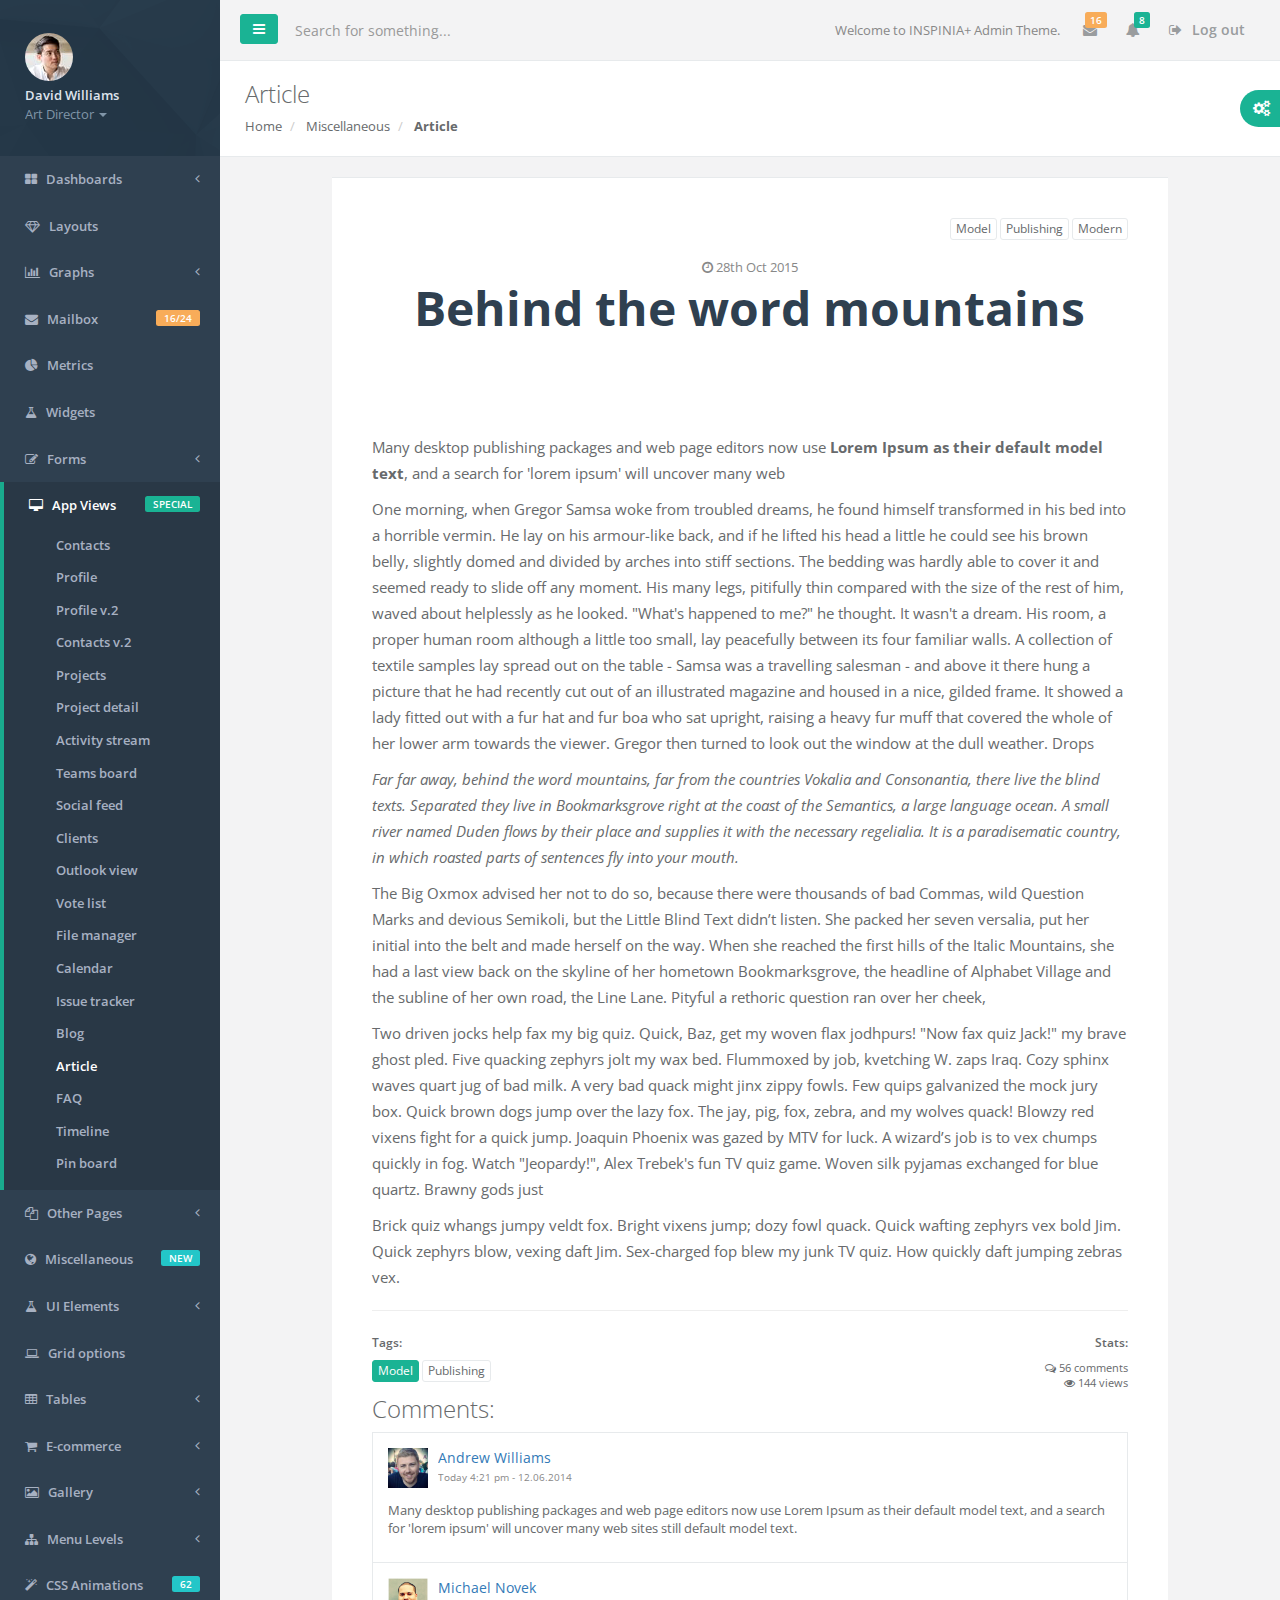
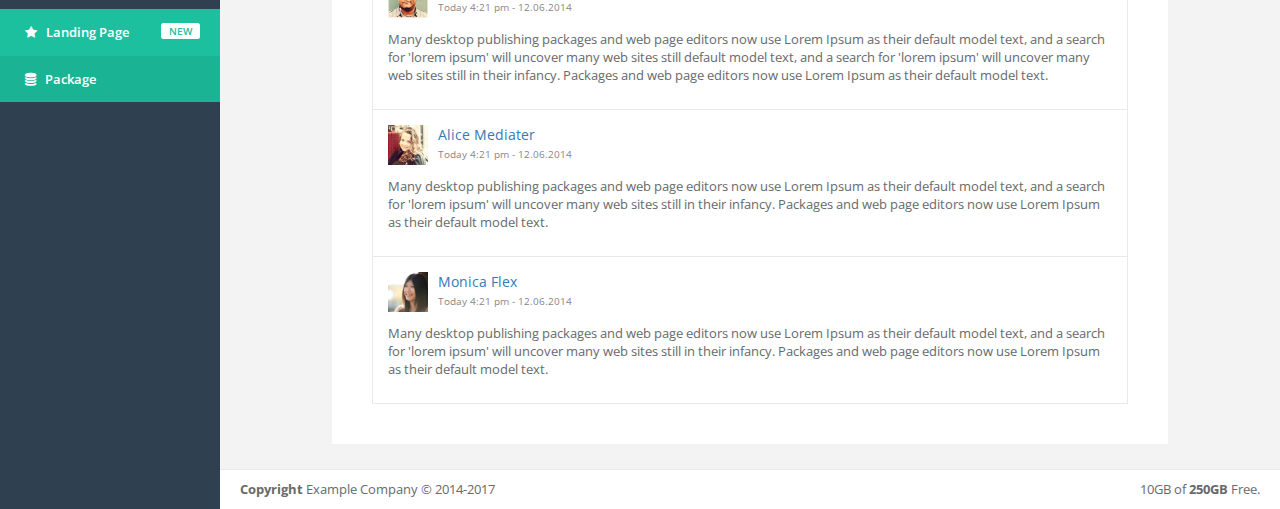
<file: target/test2/ui/article.html>
<!DOCTYPE html>
<html>

<head>

    <meta charset="utf-8">
    <meta name="viewport" content="width=device-width, initial-scale=1.0">

    <title>INSPINIA | Article</title>

    <link href="css/bootstrap.min.css" rel="stylesheet">
    <link href="font-awesome/css/font-awesome.css" rel="stylesheet">

    <!-- Toastr style -->
    <link href="css/plugins/toastr/toastr.min.css" rel="stylesheet">

    <link href="css/animate.css" rel="stylesheet">
    <link href="css/style.css" rel="stylesheet">



</head>

<body>

    <div id="wrapper">

    <nav class="navbar-default navbar-static-side" role="navigation">
        <div class="sidebar-collapse">
            <ul class="nav metismenu" id="side-menu">
                <li class="nav-header">
                    <div class="dropdown profile-element"> <span>
                            <img alt="image" class="img-circle" src="img/profile_small.jpg" />
                             </span>
                        <a data-toggle="dropdown" class="dropdown-toggle" href="#">
                            <span class="clear"> <span class="block m-t-xs"> <strong class="font-bold">David Williams</strong>
                             </span> <span class="text-muted text-xs block">Art Director <b class="caret"></b></span> </span> </a>
                        <ul class="dropdown-menu animated fadeInRight m-t-xs">
                            <li><a href="profile.html">Profile</a></li>
                            <li><a href="contacts.html">Contacts</a></li>
                            <li><a href="mailbox.html">Mailbox</a></li>
                            <li class="divider"></li>
                            <li><a href="login.html">Logout</a></li>
                        </ul>
                    </div>
                    <div class="logo-element">
                        IN+
                    </div>
                </li>
                <li>
                    <a href="index.html"><i class="fa fa-th-large"></i> <span class="nav-label">Dashboards</span> <span class="fa arrow"></span></a>
                    <ul class="nav nav-second-level collapse">
                        <li><a href="index.html">Dashboard v.1</a></li>
                        <li><a href="dashboard_2.html">Dashboard v.2</a></li>
                        <li><a href="dashboard_3.html">Dashboard v.3</a></li>
                        <li><a href="dashboard_4_1.html">Dashboard v.4</a></li>
                        <li><a href="dashboard_5.html">Dashboard v.5 </a></li>
                    </ul>
                </li>
                <li>
                    <a href="layouts.html"><i class="fa fa-diamond"></i> <span class="nav-label">Layouts</span></a>
                </li>
                <li>
                    <a href="#"><i class="fa fa-bar-chart-o"></i> <span class="nav-label">Graphs</span><span class="fa arrow"></span></a>
                    <ul class="nav nav-second-level collapse">
                        <li><a href="graph_flot.html">Flot Charts</a></li>
                        <li><a href="graph_morris.html">Morris.js Charts</a></li>
                        <li><a href="graph_rickshaw.html">Rickshaw Charts</a></li>
                        <li><a href="graph_chartjs.html">Chart.js</a></li>
                        <li><a href="graph_chartist.html">Chartist</a></li>
                        <li><a href="c3.html">c3 charts</a></li>
                        <li><a href="graph_peity.html">Peity Charts</a></li>
                        <li><a href="graph_sparkline.html">Sparkline Charts</a></li>
                    </ul>
                </li>
                <li>
                    <a href="mailbox.html"><i class="fa fa-envelope"></i> <span class="nav-label">Mailbox </span><span class="label label-warning pull-right">16/24</span></a>
                    <ul class="nav nav-second-level collapse">
                        <li><a href="mailbox.html">Inbox</a></li>
                        <li><a href="mail_detail.html">Email view</a></li>
                        <li><a href="mail_compose.html">Compose email</a></li>
                        <li><a href="email_template.html">Email templates</a></li>
                    </ul>
                </li>
                <li>
                    <a href="metrics.html"><i class="fa fa-pie-chart"></i> <span class="nav-label">Metrics</span>  </a>
                </li>
                <li>
                    <a href="widgets.html"><i class="fa fa-flask"></i> <span class="nav-label">Widgets</span></a>
                </li>
                <li>
                    <a href="#"><i class="fa fa-edit"></i> <span class="nav-label">Forms</span><span class="fa arrow"></span></a>
                    <ul class="nav nav-second-level collapse">
                        <li><a href="form_basic.html">Basic form</a></li>
                        <li><a href="form_advanced.html">Advanced Plugins</a></li>
                        <li><a href="form_wizard.html">Wizard</a></li>
                        <li><a href="form_file_upload.html">File Upload</a></li>
                        <li><a href="form_editors.html">Text Editor</a></li>
                        <li><a href="form_autocomplete.html">Autocomplete</a></li>
                        <li><a href="form_markdown.html">Markdown</a></li>
                    </ul>
                </li>
                <li class="active">
                    <a href="#"><i class="fa fa-desktop"></i> <span class="nav-label">App Views</span>  <span class="pull-right label label-primary">SPECIAL</span></a>
                    <ul class="nav nav-second-level">
                        <li><a href="contacts.html">Contacts</a></li>
                        <li><a href="profile.html">Profile</a></li>
                        <li><a href="profile_2.html">Profile v.2</a></li>
                        <li><a href="contacts_2.html">Contacts v.2</a></li>
                        <li><a href="projects.html">Projects</a></li>
                        <li><a href="project_detail.html">Project detail</a></li>
                        <li><a href="activity_stream.html">Activity stream</a></li>
                        <li><a href="teams_board.html">Teams board</a></li>
                        <li><a href="social_feed.html">Social feed</a></li>
                        <li><a href="clients.html">Clients</a></li>
                        <li><a href="full_height.html">Outlook view</a></li>
                        <li><a href="vote_list.html">Vote list</a></li>
                        <li><a href="file_manager.html">File manager</a></li>
                        <li><a href="calendar.html">Calendar</a></li>
                        <li><a href="issue_tracker.html">Issue tracker</a></li>
                        <li><a href="blog.html">Blog</a></li>
                        <li class="active"><a href="article.html">Article</a></li>
                        <li><a href="faq.html">FAQ</a></li>
                        <li><a href="timeline.html">Timeline</a></li>
                        <li><a href="pin_board.html">Pin board</a></li>
                    </ul>
                </li>
                <li>
                    <a href="#"><i class="fa fa-files-o"></i> <span class="nav-label">Other Pages</span><span class="fa arrow"></span></a>
                    <ul class="nav nav-second-level collapse">
                        <li><a href="search_results.html">Search results</a></li>
                        <li><a href="lockscreen.html">Lockscreen</a></li>
                        <li><a href="invoice.html">Invoice</a></li>
                        <li><a href="login.html">Login</a></li>
                        <li><a href="login_two_columns.html">Login v.2</a></li>
                        <li><a href="forgot_password.html">Forget password</a></li>
                        <li><a href="register.html">Register</a></li>
                        <li><a href="404.html">404 Page</a></li>
                        <li><a href="500.html">500 Page</a></li>
                        <li><a href="empty_page.html">Empty page</a></li>
                    </ul>
                </li>
                <li>
                    <a href="#"><i class="fa fa-globe"></i> <span class="nav-label">Miscellaneous</span><span class="label label-info pull-right">NEW</span></a>
                    <ul class="nav nav-second-level collapse">
                        <li><a href="toastr_notifications.html">Notification</a></li>
                        <li><a href="nestable_list.html">Nestable list</a></li>
                        <li><a href="agile_board.html">Agile board</a></li>
                        <li><a href="timeline_2.html">Timeline v.2</a></li>
                        <li><a href="diff.html">Diff</a></li>
                        <li><a href="pdf_viewer.html">PDF viewer</a></li>
                        <li><a href="i18support.html">i18 support</a></li>
                        <li><a href="sweetalert.html">Sweet alert</a></li>
                        <li><a href="idle_timer.html">Idle timer</a></li>
                        <li><a href="truncate.html">Truncate</a></li>
                        <li><a href="password_meter.html">Password meter</a></li>
                        <li><a href="spinners.html">Spinners</a></li>
                        <li><a href="spinners_usage.html">Spinners usage</a></li>
                        <li><a href="tinycon.html">Live favicon</a></li>
                        <li><a href="google_maps.html">Google maps</a></li>
                        <li><a href="datamaps.html">Datamaps</a></li>
                        <li><a href="social_buttons.html">Social buttons</a></li>
                        <li><a href="code_editor.html">Code editor</a></li>
                        <li><a href="modal_window.html">Modal window</a></li>
                        <li><a href="clipboard.html">Clipboard</a></li>
                        <li><a href="text_spinners.html">Text spinners</a></li>
                        <li><a href="forum_main.html">Forum view</a></li>
                        <li><a href="validation.html">Validation</a></li>
                        <li><a href="tree_view.html">Tree view</a></li>
                        <li><a href="loading_buttons.html">Loading buttons</a></li>
                        <li><a href="chat_view.html">Chat view</a></li>
                        <li><a href="masonry.html">Masonry</a></li>
                        <li><a href="tour.html">Tour</a></li>
                    </ul>
                </li>
                <li>
                    <a href="#"><i class="fa fa-flask"></i> <span class="nav-label">UI Elements</span><span class="fa arrow"></span></a>
                    <ul class="nav nav-second-level collapse">
                        <li><a href="typography.html">Typography</a></li>
                        <li><a href="icons.html">Icons</a></li>
                        <li><a href="draggable_panels.html">Draggable Panels</a></li> <li><a href="resizeable_panels.html">Resizeable Panels</a></li>
                        <li><a href="buttons.html">Buttons</a></li>
                        <li><a href="video.html">Video</a></li>
                        <li><a href="tabs_panels.html">Panels</a></li>
                        <li><a href="tabs.html">Tabs</a></li>
                        <li><a href="notifications.html">Notifications & Tooltips</a></li>
                        <li><a href="helper_classes.html">Helper css classes</a></li>
                        <li><a href="badges_labels.html">Badges, Labels, Progress</a></li>
                    </ul>
                </li>

                <li>
                    <a href="grid_options.html"><i class="fa fa-laptop"></i> <span class="nav-label">Grid options</span></a>
                </li>
                <li>
                    <a href="#"><i class="fa fa-table"></i> <span class="nav-label">Tables</span><span class="fa arrow"></span></a>
                    <ul class="nav nav-second-level collapse">
                        <li><a href="table_basic.html">Static Tables</a></li>
                        <li><a href="table_data_tables.html">Data Tables</a></li>
                        <li><a href="table_foo_table.html">Foo Tables</a></li>
                        <li><a href="jq_grid.html">jqGrid</a></li>
                    </ul>
                </li>
                <li>
                    <a href="#"><i class="fa fa-shopping-cart"></i> <span class="nav-label">E-commerce</span><span class="fa arrow"></span></a>
                    <ul class="nav nav-second-level collapse">
                        <li><a href="ecommerce_products_grid.html">Products grid</a></li>
                        <li><a href="ecommerce_product_list.html">Products list</a></li>
                        <li><a href="ecommerce_product.html">Product edit</a></li>
                        <li><a href="ecommerce_product_detail.html">Product detail</a></li>
                        <li><a href="ecommerce-cart.html">Cart</a></li>
                        <li><a href="ecommerce-orders.html">Orders</a></li>
                        <li><a href="ecommerce_payments.html">Credit Card form</a></li>
                    </ul>
                </li>
                <li>
                    <a href="#"><i class="fa fa-picture-o"></i> <span class="nav-label">Gallery</span><span class="fa arrow"></span></a>
                    <ul class="nav nav-second-level collapse">
                        <li><a href="basic_gallery.html">Lightbox Gallery</a></li>
                        <li><a href="slick_carousel.html">Slick Carousel</a></li>
                        <li><a href="carousel.html">Bootstrap Carousel</a></li>

                    </ul>
                </li>
                <li>
                    <a href="#"><i class="fa fa-sitemap"></i> <span class="nav-label">Menu Levels </span><span class="fa arrow"></span></a>
                    <ul class="nav nav-second-level collapse">
                        <li>
                            <a href="#">Third Level <span class="fa arrow"></span></a>
                            <ul class="nav nav-third-level">
                                <li>
                                    <a href="#">Third Level Item</a>
                                </li>
                                <li>
                                    <a href="#">Third Level Item</a>
                                </li>
                                <li>
                                    <a href="#">Third Level Item</a>
                                </li>

                            </ul>
                        </li>
                        <li><a href="#">Second Level Item</a></li>
                        <li>
                            <a href="#">Second Level Item</a></li>
                        <li>
                            <a href="#">Second Level Item</a></li>
                    </ul>
                </li>
                <li>
                    <a href="css_animation.html"><i class="fa fa-magic"></i> <span class="nav-label">CSS Animations </span><span class="label label-info pull-right">62</span></a>
                </li>
                <li class="landing_link">
                    <a target="_blank" href="landing.html"><i class="fa fa-star"></i> <span class="nav-label">Landing Page</span> <span class="label label-warning pull-right">NEW</span></a>
                </li>
                <li class="special_link">
                    <a href="package.html"><i class="fa fa-database"></i> <span class="nav-label">Package</span></a>
                </li>
            </ul>

        </div>
    </nav>

        <div id="page-wrapper" class="gray-bg">
        <div class="row border-bottom">
        <nav class="navbar navbar-static-top" role="navigation" style="margin-bottom: 0">
        <div class="navbar-header">
            <a class="navbar-minimalize minimalize-styl-2 btn btn-primary " href="#"><i class="fa fa-bars"></i> </a>
            <form role="search" class="navbar-form-custom" action="search_results.html">
                <div class="form-group">
                    <input type="text" placeholder="Search for something..." class="form-control" name="top-search" id="top-search">
                </div>
            </form>
        </div>
            <ul class="nav navbar-top-links navbar-right">
                <li>
                    <span class="m-r-sm text-muted welcome-message">Welcome to INSPINIA+ Admin Theme.</span>
                </li>
                <li class="dropdown">
                    <a class="dropdown-toggle count-info" data-toggle="dropdown" href="#">
                        <i class="fa fa-envelope"></i>  <span class="label label-warning">16</span>
                    </a>
                    <ul class="dropdown-menu dropdown-messages">
                        <li>
                            <div class="dropdown-messages-box">
                                <a href="profile.html" class="pull-left">
                                    <img alt="image" class="img-circle" src="img/a7.jpg">
                                </a>
                                <div class="media-body">
                                    <small class="pull-right">46h ago</small>
                                    <strong>Mike Loreipsum</strong> started following <strong>Monica Smith</strong>. <br>
                                    <small class="text-muted">3 days ago at 7:58 pm - 10.06.2014</small>
                                </div>
                            </div>
                        </li>
                        <li class="divider"></li>
                        <li>
                            <div class="dropdown-messages-box">
                                <a href="profile.html" class="pull-left">
                                    <img alt="image" class="img-circle" src="img/a4.jpg">
                                </a>
                                <div class="media-body ">
                                    <small class="pull-right text-navy">5h ago</small>
                                    <strong>Chris Johnatan Overtunk</strong> started following <strong>Monica Smith</strong>. <br>
                                    <small class="text-muted">Yesterday 1:21 pm - 11.06.2014</small>
                                </div>
                            </div>
                        </li>
                        <li class="divider"></li>
                        <li>
                            <div class="dropdown-messages-box">
                                <a href="profile.html" class="pull-left">
                                    <img alt="image" class="img-circle" src="img/profile.jpg">
                                </a>
                                <div class="media-body ">
                                    <small class="pull-right">23h ago</small>
                                    <strong>Monica Smith</strong> love <strong>Kim Smith</strong>. <br>
                                    <small class="text-muted">2 days ago at 2:30 am - 11.06.2014</small>
                                </div>
                            </div>
                        </li>
                        <li class="divider"></li>
                        <li>
                            <div class="text-center link-block">
                                <a href="mailbox.html">
                                    <i class="fa fa-envelope"></i> <strong>Read All Messages</strong>
                                </a>
                            </div>
                        </li>
                    </ul>
                </li>
                <li class="dropdown">
                    <a class="dropdown-toggle count-info" data-toggle="dropdown" href="#">
                        <i class="fa fa-bell"></i>  <span class="label label-primary">8</span>
                    </a>
                    <ul class="dropdown-menu dropdown-alerts">
                        <li>
                            <a href="mailbox.html">
                                <div>
                                    <i class="fa fa-envelope fa-fw"></i> You have 16 messages
                                    <span class="pull-right text-muted small">4 minutes ago</span>
                                </div>
                            </a>
                        </li>
                        <li class="divider"></li>
                        <li>
                            <a href="profile.html">
                                <div>
                                    <i class="fa fa-twitter fa-fw"></i> 3 New Followers
                                    <span class="pull-right text-muted small">12 minutes ago</span>
                                </div>
                            </a>
                        </li>
                        <li class="divider"></li>
                        <li>
                            <a href="grid_options.html">
                                <div>
                                    <i class="fa fa-upload fa-fw"></i> Server Rebooted
                                    <span class="pull-right text-muted small">4 minutes ago</span>
                                </div>
                            </a>
                        </li>
                        <li class="divider"></li>
                        <li>
                            <div class="text-center link-block">
                                <a href="notifications.html">
                                    <strong>See All Alerts</strong>
                                    <i class="fa fa-angle-right"></i>
                                </a>
                            </div>
                        </li>
                    </ul>
                </li>


                <li>
                    <a href="login.html">
                        <i class="fa fa-sign-out"></i> Log out
                    </a>
                </li>
            </ul>

        </nav>
        </div>
            <div class="row wrapper border-bottom white-bg page-heading">
                <div class="col-lg-10">
                    <h2>Article</h2>
                    <ol class="breadcrumb">
                        <li>
                            <a href="index.html">Home</a>
                        </li>
                        <li>
                            <a>Miscellaneous</a>
                        </li>
                        <li class="active">
                            <strong>Article</strong>
                        </li>
                    </ol>
                </div>
                <div class="col-lg-2">

                </div>
            </div>

        <div class="wrapper wrapper-content  animated fadeInRight article">
            <div class="row">
                <div class="col-lg-10 col-lg-offset-1">
                    <div class="ibox">
                        <div class="ibox-content">
                            <div class="pull-right">
                                <button class="btn btn-white btn-xs" type="button">Model</button>
                                <button class="btn btn-white btn-xs" type="button">Publishing</button>
                                <button class="btn btn-white btn-xs" type="button">Modern</button>
                            </div>
                            <div class="text-center article-title">
                            <span class="text-muted"><i class="fa fa-clock-o"></i> 28th Oct 2015</span>
                                <h1>
                                    Behind the word mountains
                                </h1>
                            </div>
                            <p>
                                Many desktop publishing packages and web page editors now use <strong>Lorem Ipsum as their default model text</strong>, and a search for 'lorem ipsum' will uncover many web
                            </p>
                            <p>
                                One morning, when Gregor Samsa woke from troubled dreams, he found himself transformed in his bed into a horrible vermin. He lay on his armour-like back, and if he lifted his head a little he could see his brown belly, slightly domed and divided by arches into stiff sections. The bedding was hardly able to cover it and seemed ready to slide off any moment. His many legs, pitifully thin compared with the size of the rest of him, waved about helplessly as he looked. "What's happened to me?" he thought. It wasn't a dream. His room, a proper human room although a little too small, lay peacefully between its four familiar walls. A collection of textile samples lay spread out on the table - Samsa was a travelling salesman - and above it there hung a picture that he had recently cut out of an illustrated magazine and housed in a nice, gilded frame. It showed a lady fitted out with a fur hat and fur boa who sat upright, raising a heavy fur muff that covered the whole of her lower arm towards the viewer. Gregor then turned to look out the window at the dull weather. Drops
                            </p>
                            <p>
                                <i>
                                Far far away, behind the word mountains, far from the countries Vokalia and Consonantia, there live the blind texts. Separated they live in Bookmarksgrove right at the coast of the Semantics, a large language ocean. A small river named Duden flows by their place and supplies it with the necessary regelialia. It is a paradisematic country, in which roasted parts of sentences fly into your mouth.
                                </i>
                            </p>
                            <p>
                                The Big Oxmox advised her not to do so, because there were thousands of bad Commas, wild Question Marks and devious Semikoli, but the Little Blind Text didn’t listen. She packed her seven versalia, put her initial into the belt and made herself on the way. When she reached the first hills of the Italic Mountains, she had a last view back on the skyline of her hometown Bookmarksgrove, the headline of Alphabet Village and the subline of her own road, the Line Lane. Pityful a rethoric question ran over her cheek,
                            </p>
                            <p>
                                Two driven jocks help fax my big quiz. Quick, Baz, get my woven flax jodhpurs! "Now fax quiz Jack!" my brave ghost pled. Five quacking zephyrs jolt my wax bed. Flummoxed by job, kvetching W. zaps Iraq. Cozy sphinx waves quart jug of bad milk. A very bad quack might jinx zippy fowls. Few quips galvanized the mock jury box. Quick brown dogs jump over the lazy fox. The jay, pig, fox, zebra, and my wolves quack! Blowzy red vixens fight for a quick jump. Joaquin Phoenix was gazed by MTV for luck. A wizard’s job is to vex chumps quickly in fog. Watch "Jeopardy!", Alex Trebek's fun TV quiz game. Woven silk pyjamas exchanged for blue quartz. Brawny gods just
                            </p>
                            <p>
                                Brick quiz whangs jumpy veldt fox. Bright vixens jump; dozy fowl quack. Quick wafting zephyrs vex bold Jim. Quick zephyrs blow, vexing daft Jim. Sex-charged fop blew my junk TV quiz. How quickly daft jumping zebras vex.
                            </p>
                            <hr>
                            <div class="row">
                                <div class="col-md-6">
                                        <h5>Tags:</h5>
                                        <button class="btn btn-primary btn-xs" type="button">Model</button>
                                        <button class="btn btn-white btn-xs" type="button">Publishing</button>
                                </div>
                                <div class="col-md-6">
                                    <div class="small text-right">
                                        <h5>Stats:</h5>
                                        <div> <i class="fa fa-comments-o"> </i> 56 comments </div>
                                        <i class="fa fa-eye"> </i> 144 views
                                    </div>
                                </div>
                            </div>

                            <div class="row">
                                <div class="col-lg-12">

                                    <h2>Comments:</h2>
                                    <div class="social-feed-box">
                                        <div class="social-avatar">
                                            <a href="" class="pull-left">
                                                <img alt="image" src="img/a1.jpg">
                                            </a>
                                            <div class="media-body">
                                                <a href="#">
                                                    Andrew Williams
                                                </a>
                                                <small class="text-muted">Today 4:21 pm - 12.06.2014</small>
                                            </div>
                                        </div>
                                        <div class="social-body">
                                            <p>
                                                Many desktop publishing packages and web page editors now use Lorem Ipsum as their
                                                default model text, and a search for 'lorem ipsum' will uncover many web sites still
                                                default model text.
                                            </p>
                                        </div>
                                    </div>
                                    <div class="social-feed-box">
                                        <div class="social-avatar">
                                            <a href="" class="pull-left">
                                                <img alt="image" src="img/a2.jpg">
                                            </a>
                                            <div class="media-body">
                                                <a href="#">
                                                    Michael Novek
                                                </a>
                                                <small class="text-muted">Today 4:21 pm - 12.06.2014</small>
                                            </div>
                                        </div>
                                        <div class="social-body">
                                            <p>
                                                Many desktop publishing packages and web page editors now use Lorem Ipsum as their
                                                default model text, and a search for 'lorem ipsum' will uncover many web sites still
                                                default model text, and a search for 'lorem ipsum' will uncover many web sites still
                                                in their infancy. Packages and web page editors now use Lorem Ipsum as their
                                                default model text.
                                            </p>
                                        </div>
                                    </div>
                                    <div class="social-feed-box">
                                        <div class="social-avatar">
                                            <a href="" class="pull-left">
                                                <img alt="image" src="img/a3.jpg">
                                            </a>
                                            <div class="media-body">
                                                <a href="#">
                                                    Alice Mediater
                                                </a>
                                                <small class="text-muted">Today 4:21 pm - 12.06.2014</small>
                                            </div>
                                        </div>
                                        <div class="social-body">
                                            <p>
                                                Many desktop publishing packages and web page editors now use Lorem Ipsum as their
                                                default model text, and a search for 'lorem ipsum' will uncover many web sites still
                                                in their infancy. Packages and web page editors now use Lorem Ipsum as their
                                                default model text.
                                            </p>
                                        </div>
                                    </div>
                                    <div class="social-feed-box">
                                        <div class="social-avatar">
                                            <a href="" class="pull-left">
                                                <img alt="image" src="img/a5.jpg">
                                            </a>
                                            <div class="media-body">
                                                <a href="#">
                                                    Monica Flex
                                                </a>
                                                <small class="text-muted">Today 4:21 pm - 12.06.2014</small>
                                            </div>
                                        </div>
                                        <div class="social-body">
                                            <p>
                                                Many desktop publishing packages and web page editors now use Lorem Ipsum as their
                                                default model text, and a search for 'lorem ipsum' will uncover many web sites still
                                                in their infancy. Packages and web page editors now use Lorem Ipsum as their
                                                default model text.
                                            </p>
                                        </div>
                                    </div>


                                </div>
                            </div>


                        </div>
                    </div>
                </div>
            </div>


        </div>
        <div class="footer">
            <div class="pull-right">
                10GB of <strong>250GB</strong> Free.
            </div>
            <div>
                <strong>Copyright</strong> Example Company &copy; 2014-2017
            </div>
        </div>

        </div>
        </div>



    <!-- Mainly scripts -->
    <script src="js/jquery-3.1.1.min.js"></script>
    <script src="js/bootstrap.min.js"></script>
    <script src="js/plugins/metisMenu/jquery.metisMenu.js"></script>
    <script src="js/plugins/slimscroll/jquery.slimscroll.min.js"></script>

    <!-- Custom and plugin javascript -->
    <script src="js/inspinia.js"></script>
    <script src="js/plugins/pace/pace.min.js"></script>

</body>

</html>
</file>
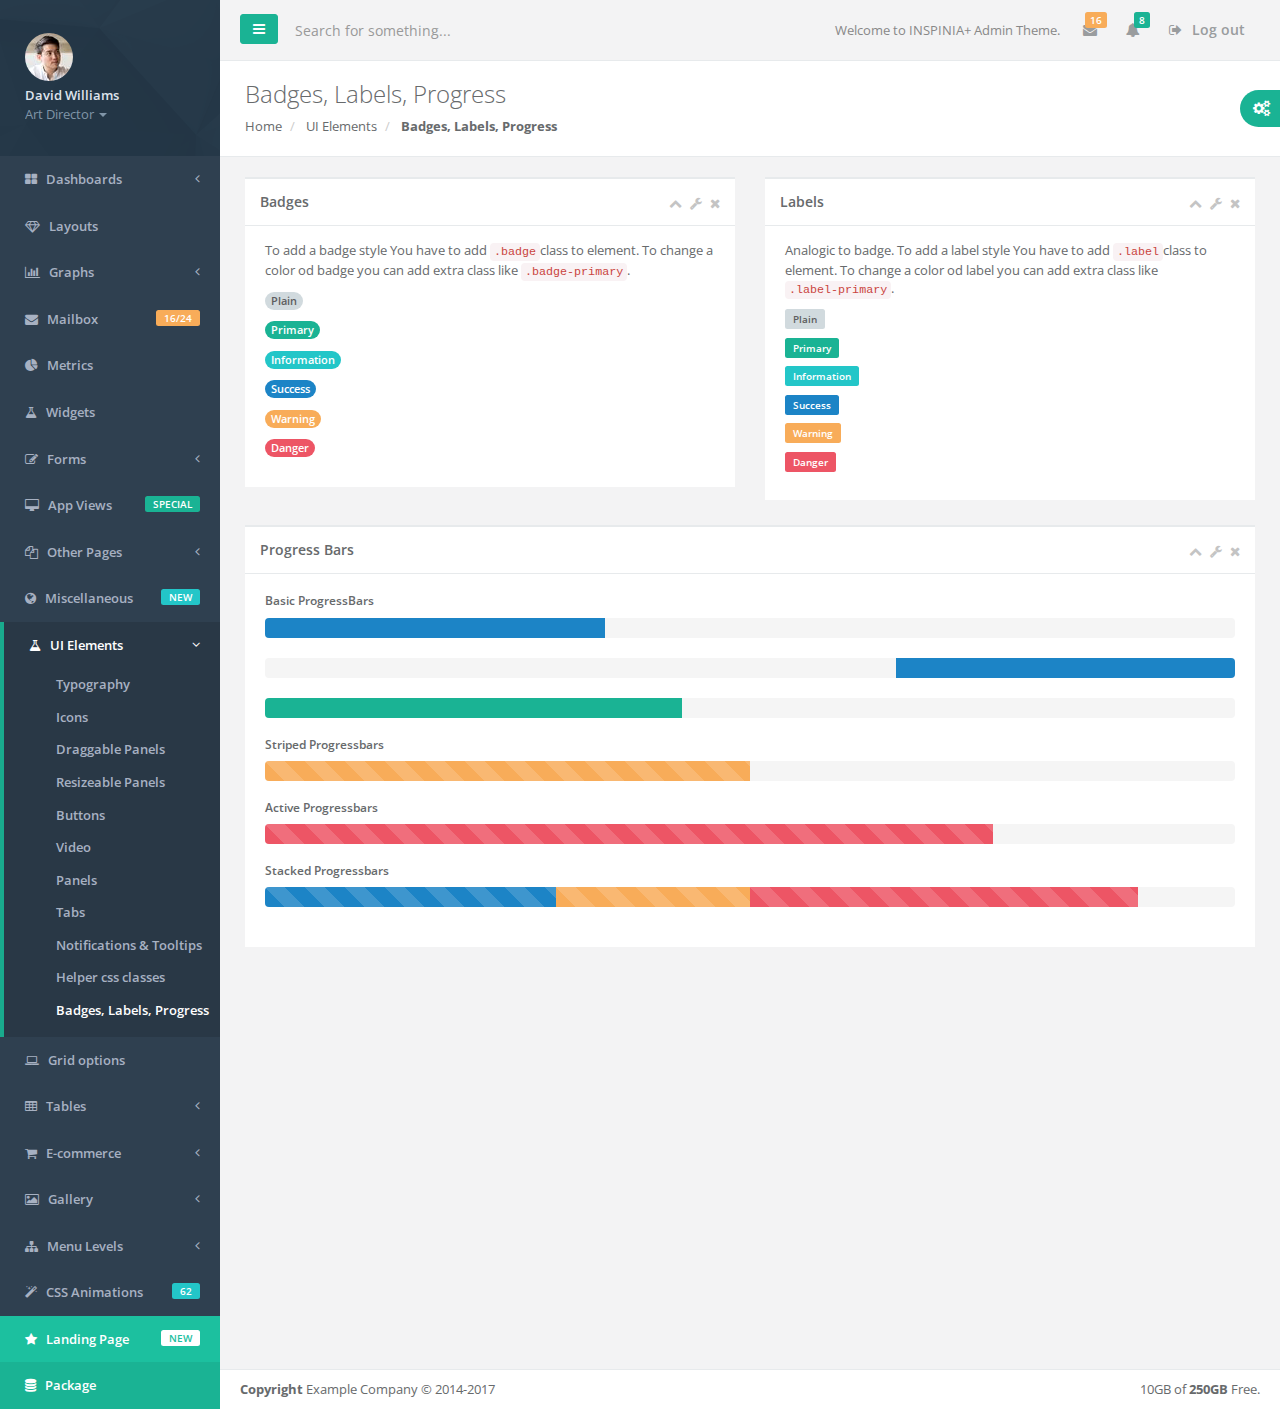
<file: target/test2/ui/badges_labels.html>
<!DOCTYPE html>
<html>

<head>

    <meta charset="utf-8">
    <meta name="viewport" content="width=device-width, initial-scale=1.0">

    <title>INSPINIA | Badges, Labels, Progress</title>

    <link href="css/bootstrap.min.css" rel="stylesheet">
    <link href="font-awesome/css/font-awesome.css" rel="stylesheet">

    <link href="css/animate.css" rel="stylesheet">
    <link href="css/style.css" rel="stylesheet">

</head>

<body>

    <div id="wrapper">

    <nav class="navbar-default navbar-static-side" role="navigation">
        <div class="sidebar-collapse">
            <ul class="nav metismenu" id="side-menu">
                <li class="nav-header">
                    <div class="dropdown profile-element"> <span>
                            <img alt="image" class="img-circle" src="img/profile_small.jpg" />
                             </span>
                        <a data-toggle="dropdown" class="dropdown-toggle" href="#">
                            <span class="clear"> <span class="block m-t-xs"> <strong class="font-bold">David Williams</strong>
                             </span> <span class="text-muted text-xs block">Art Director <b class="caret"></b></span> </span> </a>
                        <ul class="dropdown-menu animated fadeInRight m-t-xs">
                            <li><a href="profile.html">Profile</a></li>
                            <li><a href="contacts.html">Contacts</a></li>
                            <li><a href="mailbox.html">Mailbox</a></li>
                            <li class="divider"></li>
                            <li><a href="login.html">Logout</a></li>
                        </ul>
                    </div>
                    <div class="logo-element">
                        IN+
                    </div>
                </li>
                <li>
                    <a href="index.html"><i class="fa fa-th-large"></i> <span class="nav-label">Dashboards</span> <span class="fa arrow"></span></a>
                    <ul class="nav nav-second-level collapse">
                        <li><a href="index.html">Dashboard v.1</a></li>
                        <li><a href="dashboard_2.html">Dashboard v.2</a></li>
                        <li><a href="dashboard_3.html">Dashboard v.3</a></li>
                        <li><a href="dashboard_4_1.html">Dashboard v.4</a></li>
                        <li><a href="dashboard_5.html">Dashboard v.5 </a></li>
                    </ul>
                </li>
                <li>
                    <a href="layouts.html"><i class="fa fa-diamond"></i> <span class="nav-label">Layouts</span></a>
                </li>
                <li>
                    <a href="#"><i class="fa fa-bar-chart-o"></i> <span class="nav-label">Graphs</span><span class="fa arrow"></span></a>
                    <ul class="nav nav-second-level collapse">
                        <li><a href="graph_flot.html">Flot Charts</a></li>
                        <li><a href="graph_morris.html">Morris.js Charts</a></li>
                        <li><a href="graph_rickshaw.html">Rickshaw Charts</a></li>
                        <li><a href="graph_chartjs.html">Chart.js</a></li>
                        <li><a href="graph_chartist.html">Chartist</a></li>
                        <li><a href="c3.html">c3 charts</a></li>
                        <li><a href="graph_peity.html">Peity Charts</a></li>
                        <li><a href="graph_sparkline.html">Sparkline Charts</a></li>
                    </ul>
                </li>
                <li>
                    <a href="mailbox.html"><i class="fa fa-envelope"></i> <span class="nav-label">Mailbox </span><span class="label label-warning pull-right">16/24</span></a>
                    <ul class="nav nav-second-level collapse">
                        <li><a href="mailbox.html">Inbox</a></li>
                        <li><a href="mail_detail.html">Email view</a></li>
                        <li><a href="mail_compose.html">Compose email</a></li>
                        <li><a href="email_template.html">Email templates</a></li>
                    </ul>
                </li>
                <li>
                    <a href="metrics.html"><i class="fa fa-pie-chart"></i> <span class="nav-label">Metrics</span>  </a>
                </li>
                <li>
                    <a href="widgets.html"><i class="fa fa-flask"></i> <span class="nav-label">Widgets</span></a>
                </li>
                <li>
                    <a href="#"><i class="fa fa-edit"></i> <span class="nav-label">Forms</span><span class="fa arrow"></span></a>
                    <ul class="nav nav-second-level collapse">
                        <li><a href="form_basic.html">Basic form</a></li>
                        <li><a href="form_advanced.html">Advanced Plugins</a></li>
                        <li><a href="form_wizard.html">Wizard</a></li>
                        <li><a href="form_file_upload.html">File Upload</a></li>
                        <li><a href="form_editors.html">Text Editor</a></li>
                        <li><a href="form_autocomplete.html">Autocomplete</a></li>
                        <li><a href="form_markdown.html">Markdown</a></li>
                    </ul>
                </li>
                <li>
                    <a href="#"><i class="fa fa-desktop"></i> <span class="nav-label">App Views</span>  <span class="pull-right label label-primary">SPECIAL</span></a>
                    <ul class="nav nav-second-level collapse">
                        <li><a href="contacts.html">Contacts</a></li>
                        <li><a href="profile.html">Profile</a></li>
                        <li><a href="profile_2.html">Profile v.2</a></li>
                        <li><a href="contacts_2.html">Contacts v.2</a></li>
                        <li><a href="projects.html">Projects</a></li>
                        <li><a href="project_detail.html">Project detail</a></li>
                        <li><a href="activity_stream.html">Activity stream</a></li>
                        <li><a href="teams_board.html">Teams board</a></li>
                        <li><a href="social_feed.html">Social feed</a></li>
                        <li><a href="clients.html">Clients</a></li>
                        <li><a href="full_height.html">Outlook view</a></li>
                        <li><a href="vote_list.html">Vote list</a></li>
                        <li><a href="file_manager.html">File manager</a></li>
                        <li><a href="calendar.html">Calendar</a></li>
                        <li><a href="issue_tracker.html">Issue tracker</a></li>
                        <li><a href="blog.html">Blog</a></li>
                        <li><a href="article.html">Article</a></li>
                        <li><a href="faq.html">FAQ</a></li>
                        <li><a href="timeline.html">Timeline</a></li>
                        <li><a href="pin_board.html">Pin board</a></li>
                    </ul>
                </li>
                <li>
                    <a href="#"><i class="fa fa-files-o"></i> <span class="nav-label">Other Pages</span><span class="fa arrow"></span></a>
                    <ul class="nav nav-second-level collapse">
                        <li><a href="search_results.html">Search results</a></li>
                        <li><a href="lockscreen.html">Lockscreen</a></li>
                        <li><a href="invoice.html">Invoice</a></li>
                        <li><a href="login.html">Login</a></li>
                        <li><a href="login_two_columns.html">Login v.2</a></li>
                        <li><a href="forgot_password.html">Forget password</a></li>
                        <li><a href="register.html">Register</a></li>
                        <li><a href="404.html">404 Page</a></li>
                        <li><a href="500.html">500 Page</a></li>
                        <li><a href="empty_page.html">Empty page</a></li>
                    </ul>
                </li>
                <li>
                    <a href="#"><i class="fa fa-globe"></i> <span class="nav-label">Miscellaneous</span><span class="label label-info pull-right">NEW</span></a>
                    <ul class="nav nav-second-level collapse">
                        <li><a href="toastr_notifications.html">Notification</a></li>
                        <li><a href="nestable_list.html">Nestable list</a></li>
                        <li><a href="agile_board.html">Agile board</a></li>
                        <li><a href="timeline_2.html">Timeline v.2</a></li>
                        <li><a href="diff.html">Diff</a></li>
                        <li><a href="pdf_viewer.html">PDF viewer</a></li>
                        <li><a href="i18support.html">i18 support</a></li>
                        <li><a href="sweetalert.html">Sweet alert</a></li>
                        <li><a href="idle_timer.html">Idle timer</a></li>
                        <li><a href="truncate.html">Truncate</a></li>
                        <li><a href="password_meter.html">Password meter</a></li>
                        <li><a href="spinners.html">Spinners</a></li>
                        <li><a href="spinners_usage.html">Spinners usage</a></li>
                        <li><a href="tinycon.html">Live favicon</a></li>
                        <li><a href="google_maps.html">Google maps</a></li>
                        <li><a href="datamaps.html">Datamaps</a></li>
                        <li><a href="social_buttons.html">Social buttons</a></li>
                        <li><a href="code_editor.html">Code editor</a></li>
                        <li><a href="modal_window.html">Modal window</a></li>
                        <li><a href="clipboard.html">Clipboard</a></li>
                        <li><a href="text_spinners.html">Text spinners</a></li>
                        <li><a href="forum_main.html">Forum view</a></li>
                        <li><a href="validation.html">Validation</a></li>
                        <li><a href="tree_view.html">Tree view</a></li>
                        <li><a href="loading_buttons.html">Loading buttons</a></li>
                        <li><a href="chat_view.html">Chat view</a></li>
                        <li><a href="masonry.html">Masonry</a></li>
                        <li><a href="tour.html">Tour</a></li>
                    </ul>
                </li>
                <li class="active">
                    <a href="#"><i class="fa fa-flask"></i> <span class="nav-label">UI Elements</span><span class="fa arrow"></span></a>
                    <ul class="nav nav-second-level">
                        <li><a href="typography.html">Typography</a></li>
                        <li><a href="icons.html">Icons</a></li>
                        <li><a href="draggable_panels.html">Draggable Panels</a></li> <li><a href="resizeable_panels.html">Resizeable Panels</a></li>
                        <li><a href="buttons.html">Buttons</a></li>
                        <li><a href="video.html">Video</a></li>
                        <li><a href="tabs_panels.html">Panels</a></li>
                        <li><a href="tabs.html">Tabs</a></li>
                        <li><a href="notifications.html">Notifications & Tooltips</a></li>
                        <li><a href="helper_classes.html">Helper css classes</a></li>
                        <li class="active"><a href="badges_labels.html">Badges, Labels, Progress</a></li>
                    </ul>
                </li>

                <li>
                    <a href="grid_options.html"><i class="fa fa-laptop"></i> <span class="nav-label">Grid options</span></a>
                </li>
                <li>
                    <a href="#"><i class="fa fa-table"></i> <span class="nav-label">Tables</span><span class="fa arrow"></span></a>
                    <ul class="nav nav-second-level collapse">
                        <li><a href="table_basic.html">Static Tables</a></li>
                        <li><a href="table_data_tables.html">Data Tables</a></li>
                        <li><a href="table_foo_table.html">Foo Tables</a></li>
                        <li><a href="jq_grid.html">jqGrid</a></li>
                    </ul>
                </li>
                <li>
                    <a href="#"><i class="fa fa-shopping-cart"></i> <span class="nav-label">E-commerce</span><span class="fa arrow"></span></a>
                    <ul class="nav nav-second-level collapse">
                        <li><a href="ecommerce_products_grid.html">Products grid</a></li>
                        <li><a href="ecommerce_product_list.html">Products list</a></li>
                        <li><a href="ecommerce_product.html">Product edit</a></li>
                        <li><a href="ecommerce_product_detail.html">Product detail</a></li>
                        <li><a href="ecommerce-cart.html">Cart</a></li>
                        <li><a href="ecommerce-orders.html">Orders</a></li>
                        <li><a href="ecommerce_payments.html">Credit Card form</a></li>
                    </ul>
                </li>
                <li>
                    <a href="#"><i class="fa fa-picture-o"></i> <span class="nav-label">Gallery</span><span class="fa arrow"></span></a>
                    <ul class="nav nav-second-level collapse">
                        <li><a href="basic_gallery.html">Lightbox Gallery</a></li>
                        <li><a href="slick_carousel.html">Slick Carousel</a></li>
                        <li><a href="carousel.html">Bootstrap Carousel</a></li>

                    </ul>
                </li>
                <li>
                    <a href="#"><i class="fa fa-sitemap"></i> <span class="nav-label">Menu Levels </span><span class="fa arrow"></span></a>
                    <ul class="nav nav-second-level collapse">
                        <li>
                            <a href="#">Third Level <span class="fa arrow"></span></a>
                            <ul class="nav nav-third-level">
                                <li>
                                    <a href="#">Third Level Item</a>
                                </li>
                                <li>
                                    <a href="#">Third Level Item</a>
                                </li>
                                <li>
                                    <a href="#">Third Level Item</a>
                                </li>

                            </ul>
                        </li>
                        <li><a href="#">Second Level Item</a></li>
                        <li>
                            <a href="#">Second Level Item</a></li>
                        <li>
                            <a href="#">Second Level Item</a></li>
                    </ul>
                </li>
                <li>
                    <a href="css_animation.html"><i class="fa fa-magic"></i> <span class="nav-label">CSS Animations </span><span class="label label-info pull-right">62</span></a>
                </li>
                <li class="landing_link">
                    <a target="_blank" href="landing.html"><i class="fa fa-star"></i> <span class="nav-label">Landing Page</span> <span class="label label-warning pull-right">NEW</span></a>
                </li>
                <li class="special_link">
                    <a href="package.html"><i class="fa fa-database"></i> <span class="nav-label">Package</span></a>
                </li>
            </ul>

        </div>
    </nav>

        <div id="page-wrapper" class="gray-bg">
        <div class="row border-bottom">
        <nav class="navbar navbar-static-top" role="navigation" style="margin-bottom: 0">
            <div class="navbar-header">
                <a class="navbar-minimalize minimalize-styl-2 btn btn-primary " href="#"><i class="fa fa-bars"></i> </a>
                <form role="search" class="navbar-form-custom" action="search_results.html">
                    <div class="form-group">
                        <input type="text" placeholder="Search for something..." class="form-control" name="top-search" id="top-search">
                    </div>
                </form>
            </div>
            <ul class="nav navbar-top-links navbar-right">
                <li>
                    <span class="m-r-sm text-muted welcome-message">Welcome to INSPINIA+ Admin Theme.</span>
                </li>
                <li class="dropdown">
                    <a class="dropdown-toggle count-info" data-toggle="dropdown" href="#">
                        <i class="fa fa-envelope"></i>  <span class="label label-warning">16</span>
                    </a>
                    <ul class="dropdown-menu dropdown-messages">
                        <li>
                            <div class="dropdown-messages-box">
                                <a href="profile.html" class="pull-left">
                                    <img alt="image" class="img-circle" src="img/a7.jpg">
                                </a>
                                <div class="media-body">
                                    <small class="pull-right">46h ago</small>
                                    <strong>Mike Loreipsum</strong> started following <strong>Monica Smith</strong>. <br>
                                    <small class="text-muted">3 days ago at 7:58 pm - 10.06.2014</small>
                                </div>
                            </div>
                        </li>
                        <li class="divider"></li>
                        <li>
                            <div class="dropdown-messages-box">
                                <a href="profile.html" class="pull-left">
                                    <img alt="image" class="img-circle" src="img/a4.jpg">
                                </a>
                                <div class="media-body ">
                                    <small class="pull-right text-navy">5h ago</small>
                                    <strong>Chris Johnatan Overtunk</strong> started following <strong>Monica Smith</strong>. <br>
                                    <small class="text-muted">Yesterday 1:21 pm - 11.06.2014</small>
                                </div>
                            </div>
                        </li>
                        <li class="divider"></li>
                        <li>
                            <div class="dropdown-messages-box">
                                <a href="profile.html" class="pull-left">
                                    <img alt="image" class="img-circle" src="img/profile.jpg">
                                </a>
                                <div class="media-body ">
                                    <small class="pull-right">23h ago</small>
                                    <strong>Monica Smith</strong> love <strong>Kim Smith</strong>. <br>
                                    <small class="text-muted">2 days ago at 2:30 am - 11.06.2014</small>
                                </div>
                            </div>
                        </li>
                        <li class="divider"></li>
                        <li>
                            <div class="text-center link-block">
                                <a href="mailbox.html">
                                    <i class="fa fa-envelope"></i> <strong>Read All Messages</strong>
                                </a>
                            </div>
                        </li>
                    </ul>
                </li>
                <li class="dropdown">
                    <a class="dropdown-toggle count-info" data-toggle="dropdown" href="#">
                        <i class="fa fa-bell"></i>  <span class="label label-primary">8</span>
                    </a>
                    <ul class="dropdown-menu dropdown-alerts">
                        <li>
                            <a href="mailbox.html">
                                <div>
                                    <i class="fa fa-envelope fa-fw"></i> You have 16 messages
                                    <span class="pull-right text-muted small">4 minutes ago</span>
                                </div>
                            </a>
                        </li>
                        <li class="divider"></li>
                        <li>
                            <a href="profile.html">
                                <div>
                                    <i class="fa fa-twitter fa-fw"></i> 3 New Followers
                                    <span class="pull-right text-muted small">12 minutes ago</span>
                                </div>
                            </a>
                        </li>
                        <li class="divider"></li>
                        <li>
                            <a href="grid_options.html">
                                <div>
                                    <i class="fa fa-upload fa-fw"></i> Server Rebooted
                                    <span class="pull-right text-muted small">4 minutes ago</span>
                                </div>
                            </a>
                        </li>
                        <li class="divider"></li>
                        <li>
                            <div class="text-center link-block">
                                <a href="notifications.html">
                                    <strong>See All Alerts</strong>
                                    <i class="fa fa-angle-right"></i>
                                </a>
                            </div>
                        </li>
                    </ul>
                </li>


                <li>
                    <a href="login.html">
                        <i class="fa fa-sign-out"></i> Log out
                    </a>
                </li>
            </ul>

        </nav>
        </div>
            <div class="row wrapper border-bottom white-bg page-heading">
                <div class="col-lg-10">
                    <h2>Badges, Labels, Progress</h2>
                    <ol class="breadcrumb">
                        <li>
                            <a href="index.html">Home</a>
                        </li>
                        <li>
                            <a>UI Elements</a>
                        </li>
                        <li class="active">
                            <strong>Badges, Labels, Progress</strong>
                        </li>
                    </ol>
                </div>
                <div class="col-lg-2">

                </div>
            </div>
        <div class="wrapper wrapper-content animated fadeInRight">
            <div class="row">
                <div class="col-lg-6">
                <div class="ibox float-e-margins">
                    <div class="ibox-title">
                        <h5>Badges</h5>
                        <div class="ibox-tools">
                            <a class="collapse-link">
                                <i class="fa fa-chevron-up"></i>
                            </a>
                            <a class="dropdown-toggle" data-toggle="dropdown" href="#">
                                <i class="fa fa-wrench"></i>
                            </a>
                            <ul class="dropdown-menu dropdown-user">
                                <li><a href="#">Config option 1</a>
                                </li>
                                <li><a href="#">Config option 2</a>
                                </li>
                            </ul>
                            <a class="close-link">
                                <i class="fa fa-times"></i>
                            </a>
                        </div>
                    </div>
                    <div class="ibox-content">
                        <p>
                            To add a badge style You have to add <code>.badge</code>class to element. To change a color od badge you can add extra class like <code>.badge-primary</code>.
                        </p>
                            <p><span class="badge">Plain</span></p>
                            <p><span class="badge badge-primary">Primary</span></p>
                            <p><span class="badge badge-info">Information</span></p>
                            <p><span class="badge badge-success">Success</span></p>
                            <p><span class="badge badge-warning">Warning</span></p>
                            <p><span class="badge badge-danger">Danger</span></p>
                    </div>
                </div>
            </div>

                <div class="col-lg-6">
                    <div class="ibox float-e-margins">
                        <div class="ibox-title">
                            <h5>Labels</h5>
                            <div class="ibox-tools">
                                <a class="collapse-link">
                                    <i class="fa fa-chevron-up"></i>
                                </a>
                                <a class="dropdown-toggle" data-toggle="dropdown" href="#">
                                    <i class="fa fa-wrench"></i>
                                </a>
                                <ul class="dropdown-menu dropdown-user">
                                    <li><a href="#">Config option 1</a>
                                    </li>
                                    <li><a href="#">Config option 2</a>
                                    </li>
                                </ul>
                                <a class="close-link">
                                    <i class="fa fa-times"></i>
                                </a>
                            </div>
                        </div>
                        <div class="ibox-content">
                            <p>
                                Analogic to badge. To add a label style You have to add <code>.label</code>class to element. To change a color od label you can add extra class like <code>.label-primary</code>.
                            </p>
                            <p><span class="label">Plain</span></p>
                            <p><span class="label label-primary">Primary</span></p>
                            <p><span class="label label-info">Information</span></p>
                            <p><span class="label label-success">Success</span></p>
                            <p><span class="label label-warning">Warning</span></p>
                            <p><span class="label label-danger">Danger</span></p>
                        </div>
                    </div>
                </div>

            </div>
            <div class="row">
                <div class="col-lg-12">
                    <div class="ibox float-e-margins">
                        <div class="ibox-title">
                            <h5>Progress Bars</h5>
                            <div class="ibox-tools">
                                <a class="collapse-link">
                                    <i class="fa fa-chevron-up"></i>
                                </a>
                                <a class="dropdown-toggle" data-toggle="dropdown" href="#">
                                    <i class="fa fa-wrench"></i>
                                </a>
                                <ul class="dropdown-menu dropdown-user">
                                    <li><a href="#">Config option 1</a>
                                    </li>
                                    <li><a href="#">Config option 2</a>
                                    </li>
                                </ul>
                                <a class="close-link">
                                    <i class="fa fa-times"></i>
                                </a>
                            </div>
                        </div>
                        <div class="ibox-content">
                            <h5>Basic ProgressBars</h5>
                            <div class="progress">
                                <div style="width: 35%" aria-valuemax="100" aria-valuemin="0" aria-valuenow="35" role="progressbar" class="progress-bar progress-bar-success">
                                    <span class="sr-only">35% Complete (success)</span>
                                </div>
                            </div>

                            <div class="progress">
                                <div style="width: 35%; display: block;float:right" aria-valuemax="100" aria-valuemin="0" aria-valuenow="35" role="progressbar" class="progress-bar progress-bar-success">
                                    <span class="sr-only">35% Complete (success)</span>
                                </div>
                            </div>

                            <div class="progress progress-bar-default">
                                <div style="width: 43%" aria-valuemax="100" aria-valuemin="0" aria-valuenow="43" role="progressbar" class="progress-bar">
                                    <span class="sr-only">43% Complete (success)</span>
                                </div>
                            </div>

                            <h5>Striped Progressbars</h5>

                            <div class="progress progress-striped">
                                <div style="width: 50%" aria-valuemax="100" aria-valuemin="0" aria-valuenow="50" role="progressbar" class="progress-bar progress-bar-warning">
                                    <span class="sr-only">40% Complete (success)</span>
                                </div>
                            </div>

                            <h5>Active Progressbars</h5>

                            <div class="progress progress-striped active">
                                <div style="width: 75%" aria-valuemax="100" aria-valuemin="0" aria-valuenow="75" role="progressbar" class="progress-bar progress-bar-danger">
                                    <span class="sr-only">40% Complete (success)</span>
                                </div>
                            </div>

                            <h5>Stacked Progressbars</h5>

                            <div class="progress progress-striped active">
                                <div style="width: 30%" class="progress-bar progress-bar-success">
                                    <span class="sr-only">30% Complete (success)</span>
                                </div>
                                <div style="width: 20%" class="progress-bar progress-bar-warning">
                                    <span class="sr-only">15% Complete (warning)</span>
                                </div>
                                <div style="width: 40%" class="progress-bar progress-bar-danger">
                                    <span class="sr-only">40% Complete (danger)</span>
                                </div>
                            </div>

                        </div>
                    </div>
                </div>
            </div>
        </div>
        <div class="footer">
            <div class="pull-right">
                10GB of <strong>250GB</strong> Free.
            </div>
            <div>
                <strong>Copyright</strong> Example Company &copy; 2014-2017
            </div>
        </div>

        </div>
        </div>


    <!-- Mainly scripts -->
    <script src="js/jquery-3.1.1.min.js"></script>
    <script src="js/bootstrap.min.js"></script>
    <script src="js/plugins/metisMenu/jquery.metisMenu.js"></script>
    <script src="js/plugins/slimscroll/jquery.slimscroll.min.js"></script>

    <!-- Custom and plugin javascript -->
    <script src="js/inspinia.js"></script>
    <script src="js/plugins/pace/pace.min.js"></script>


</body>

</html>
</file>
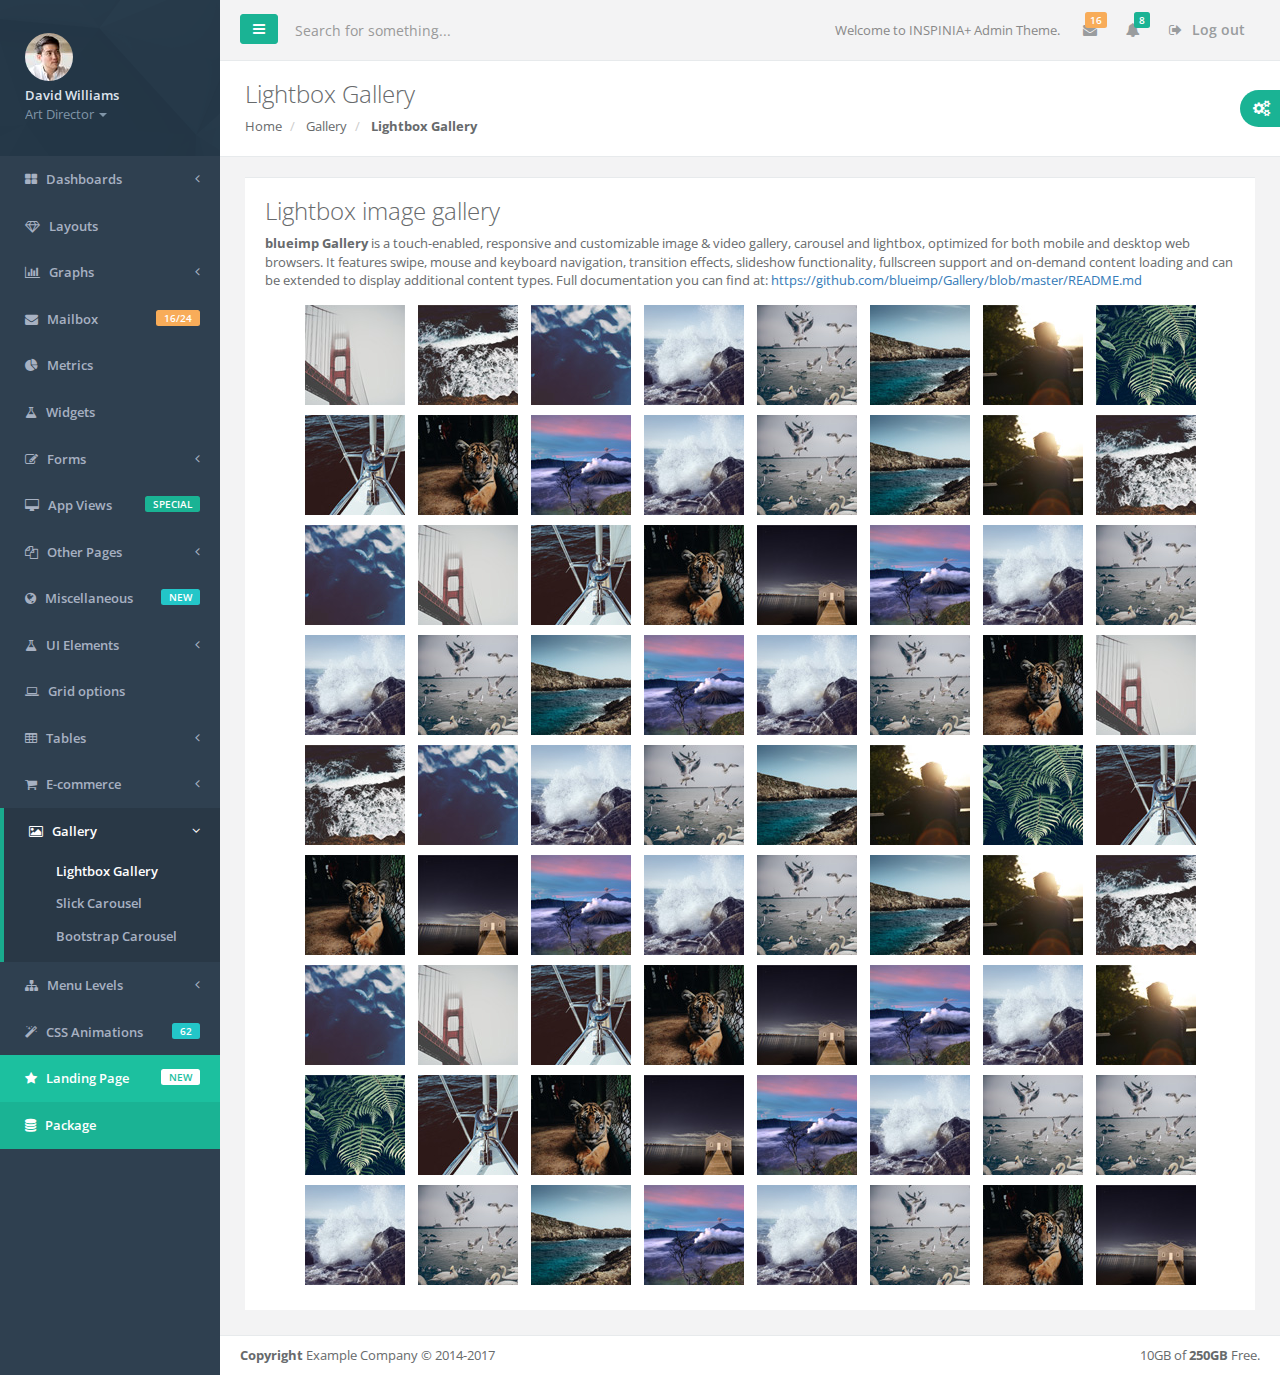
<file: target/test2/ui/basic_gallery.html>
<!DOCTYPE html>
<html>

<head>

    <meta charset="utf-8">
    <meta name="viewport" content="width=device-width, initial-scale=1.0">

    <title>INSPINIA | Lightbox Gallery</title>

    <link href="css/bootstrap.min.css" rel="stylesheet">
    <link href="font-awesome/css/font-awesome.css" rel="stylesheet">
    <link href="css/plugins/blueimp/css/blueimp-gallery.min.css" rel="stylesheet">
    <link href="css/animate.css" rel="stylesheet">
    <link href="css/style.css" rel="stylesheet">

</head>

<body>

    <div id="wrapper">

    <nav class="navbar-default navbar-static-side" role="navigation">
        <div class="sidebar-collapse">
            <ul class="nav metismenu" id="side-menu">
                <li class="nav-header">
                    <div class="dropdown profile-element"> <span>
                            <img alt="image" class="img-circle" src="img/profile_small.jpg" />
                             </span>
                        <a data-toggle="dropdown" class="dropdown-toggle" href="#">
                            <span class="clear"> <span class="block m-t-xs"> <strong class="font-bold">David Williams</strong>
                             </span> <span class="text-muted text-xs block">Art Director <b class="caret"></b></span> </span> </a>
                        <ul class="dropdown-menu animated fadeInRight m-t-xs">
                            <li><a href="profile.html">Profile</a></li>
                            <li><a href="contacts.html">Contacts</a></li>
                            <li><a href="mailbox.html">Mailbox</a></li>
                            <li class="divider"></li>
                            <li><a href="login.html">Logout</a></li>
                        </ul>
                    </div>
                    <div class="logo-element">
                        IN+
                    </div>
                </li>
                <li>
                    <a href="index.html"><i class="fa fa-th-large"></i> <span class="nav-label">Dashboards</span> <span class="fa arrow"></span></a>
                    <ul class="nav nav-second-level collapse">
                        <li><a href="index.html">Dashboard v.1</a></li>
                        <li><a href="dashboard_2.html">Dashboard v.2</a></li>
                        <li><a href="dashboard_3.html">Dashboard v.3</a></li>
                        <li><a href="dashboard_4_1.html">Dashboard v.4</a></li>
                        <li><a href="dashboard_5.html">Dashboard v.5 </a></li>
                    </ul>
                </li>
                <li>
                    <a href="layouts.html"><i class="fa fa-diamond"></i> <span class="nav-label">Layouts</span></a>
                </li>
                <li>
                    <a href="#"><i class="fa fa-bar-chart-o"></i> <span class="nav-label">Graphs</span><span class="fa arrow"></span></a>
                    <ul class="nav nav-second-level collapse">
                        <li><a href="graph_flot.html">Flot Charts</a></li>
                        <li><a href="graph_morris.html">Morris.js Charts</a></li>
                        <li><a href="graph_rickshaw.html">Rickshaw Charts</a></li>
                        <li><a href="graph_chartjs.html">Chart.js</a></li>
                        <li><a href="graph_chartist.html">Chartist</a></li>
                        <li><a href="c3.html">c3 charts</a></li>
                        <li><a href="graph_peity.html">Peity Charts</a></li>
                        <li><a href="graph_sparkline.html">Sparkline Charts</a></li>
                    </ul>
                </li>
                <li>
                    <a href="mailbox.html"><i class="fa fa-envelope"></i> <span class="nav-label">Mailbox </span><span class="label label-warning pull-right">16/24</span></a>
                    <ul class="nav nav-second-level collapse">
                        <li><a href="mailbox.html">Inbox</a></li>
                        <li><a href="mail_detail.html">Email view</a></li>
                        <li><a href="mail_compose.html">Compose email</a></li>
                        <li><a href="email_template.html">Email templates</a></li>
                    </ul>
                </li>
                <li>
                    <a href="metrics.html"><i class="fa fa-pie-chart"></i> <span class="nav-label">Metrics</span>  </a>
                </li>
                <li>
                    <a href="widgets.html"><i class="fa fa-flask"></i> <span class="nav-label">Widgets</span></a>
                </li>
                <li>
                    <a href="#"><i class="fa fa-edit"></i> <span class="nav-label">Forms</span><span class="fa arrow"></span></a>
                    <ul class="nav nav-second-level collapse">
                        <li><a href="form_basic.html">Basic form</a></li>
                        <li><a href="form_advanced.html">Advanced Plugins</a></li>
                        <li><a href="form_wizard.html">Wizard</a></li>
                        <li><a href="form_file_upload.html">File Upload</a></li>
                        <li><a href="form_editors.html">Text Editor</a></li>
                        <li><a href="form_autocomplete.html">Autocomplete</a></li>
                        <li><a href="form_markdown.html">Markdown</a></li>
                    </ul>
                </li>
                <li>
                    <a href="#"><i class="fa fa-desktop"></i> <span class="nav-label">App Views</span>  <span class="pull-right label label-primary">SPECIAL</span></a>
                    <ul class="nav nav-second-level collapse">
                        <li><a href="contacts.html">Contacts</a></li>
                        <li><a href="profile.html">Profile</a></li>
                        <li><a href="profile_2.html">Profile v.2</a></li>
                        <li><a href="contacts_2.html">Contacts v.2</a></li>
                        <li><a href="projects.html">Projects</a></li>
                        <li><a href="project_detail.html">Project detail</a></li>
                        <li><a href="activity_stream.html">Activity stream</a></li>
                        <li><a href="teams_board.html">Teams board</a></li>
                        <li><a href="social_feed.html">Social feed</a></li>
                        <li><a href="clients.html">Clients</a></li>
                        <li><a href="full_height.html">Outlook view</a></li>
                        <li><a href="vote_list.html">Vote list</a></li>
                        <li><a href="file_manager.html">File manager</a></li>
                        <li><a href="calendar.html">Calendar</a></li>
                        <li><a href="issue_tracker.html">Issue tracker</a></li>
                        <li><a href="blog.html">Blog</a></li>
                        <li><a href="article.html">Article</a></li>
                        <li><a href="faq.html">FAQ</a></li>
                        <li><a href="timeline.html">Timeline</a></li>
                        <li><a href="pin_board.html">Pin board</a></li>
                    </ul>
                </li>
                <li>
                    <a href="#"><i class="fa fa-files-o"></i> <span class="nav-label">Other Pages</span><span class="fa arrow"></span></a>
                    <ul class="nav nav-second-level collapse">
                        <li><a href="search_results.html">Search results</a></li>
                        <li><a href="lockscreen.html">Lockscreen</a></li>
                        <li><a href="invoice.html">Invoice</a></li>
                        <li><a href="login.html">Login</a></li>
                        <li><a href="login_two_columns.html">Login v.2</a></li>
                        <li><a href="forgot_password.html">Forget password</a></li>
                        <li><a href="register.html">Register</a></li>
                        <li><a href="404.html">404 Page</a></li>
                        <li><a href="500.html">500 Page</a></li>
                        <li><a href="empty_page.html">Empty page</a></li>
                    </ul>
                </li>
                <li>
                    <a href="#"><i class="fa fa-globe"></i> <span class="nav-label">Miscellaneous</span><span class="label label-info pull-right">NEW</span></a>
                    <ul class="nav nav-second-level collapse">
                        <li><a href="toastr_notifications.html">Notification</a></li>
                        <li><a href="nestable_list.html">Nestable list</a></li>
                        <li><a href="agile_board.html">Agile board</a></li>
                        <li><a href="timeline_2.html">Timeline v.2</a></li>
                        <li><a href="diff.html">Diff</a></li>
                        <li><a href="pdf_viewer.html">PDF viewer</a></li>
                        <li><a href="i18support.html">i18 support</a></li>
                        <li><a href="sweetalert.html">Sweet alert</a></li>
                        <li><a href="idle_timer.html">Idle timer</a></li>
                        <li><a href="truncate.html">Truncate</a></li>
                        <li><a href="password_meter.html">Password meter</a></li>
                        <li><a href="spinners.html">Spinners</a></li>
                        <li><a href="spinners_usage.html">Spinners usage</a></li>
                        <li><a href="tinycon.html">Live favicon</a></li>
                        <li><a href="google_maps.html">Google maps</a></li>
                        <li><a href="datamaps.html">Datamaps</a></li>
                        <li><a href="social_buttons.html">Social buttons</a></li>
                        <li><a href="code_editor.html">Code editor</a></li>
                        <li><a href="modal_window.html">Modal window</a></li>
                        <li><a href="clipboard.html">Clipboard</a></li>
                        <li><a href="text_spinners.html">Text spinners</a></li>
                        <li><a href="forum_main.html">Forum view</a></li>
                        <li><a href="validation.html">Validation</a></li>
                        <li><a href="tree_view.html">Tree view</a></li>
                        <li><a href="loading_buttons.html">Loading buttons</a></li>
                        <li><a href="chat_view.html">Chat view</a></li>
                        <li><a href="masonry.html">Masonry</a></li>
                        <li><a href="tour.html">Tour</a></li>
                    </ul>
                </li>
                <li>
                    <a href="#"><i class="fa fa-flask"></i> <span class="nav-label">UI Elements</span><span class="fa arrow"></span></a>
                    <ul class="nav nav-second-level collapse">
                        <li><a href="typography.html">Typography</a></li>
                        <li><a href="icons.html">Icons</a></li>
                        <li><a href="draggable_panels.html">Draggable Panels</a></li> <li><a href="resizeable_panels.html">Resizeable Panels</a></li>
                        <li><a href="buttons.html">Buttons</a></li>
                        <li><a href="video.html">Video</a></li>
                        <li><a href="tabs_panels.html">Panels</a></li>
                        <li><a href="tabs.html">Tabs</a></li>
                        <li><a href="notifications.html">Notifications & Tooltips</a></li>
                        <li><a href="helper_classes.html">Helper css classes</a></li>
                        <li><a href="badges_labels.html">Badges, Labels, Progress</a></li>
                    </ul>
                </li>

                <li>
                    <a href="grid_options.html"><i class="fa fa-laptop"></i> <span class="nav-label">Grid options</span></a>
                </li>
                <li>
                    <a href="#"><i class="fa fa-table"></i> <span class="nav-label">Tables</span><span class="fa arrow"></span></a>
                    <ul class="nav nav-second-level collapse">
                        <li><a href="table_basic.html">Static Tables</a></li>
                        <li><a href="table_data_tables.html">Data Tables</a></li>
                        <li><a href="table_foo_table.html">Foo Tables</a></li>
                        <li><a href="jq_grid.html">jqGrid</a></li>
                    </ul>
                </li>
                <li>
                    <a href="#"><i class="fa fa-shopping-cart"></i> <span class="nav-label">E-commerce</span><span class="fa arrow"></span></a>
                    <ul class="nav nav-second-level collapse">
                        <li><a href="ecommerce_products_grid.html">Products grid</a></li>
                        <li><a href="ecommerce_product_list.html">Products list</a></li>
                        <li><a href="ecommerce_product.html">Product edit</a></li>
                        <li><a href="ecommerce_product_detail.html">Product detail</a></li>
                        <li><a href="ecommerce-cart.html">Cart</a></li>
                        <li><a href="ecommerce-orders.html">Orders</a></li>
                        <li><a href="ecommerce_payments.html">Credit Card form</a></li>
                    </ul>
                </li>
                <li class="active">
                    <a href="#"><i class="fa fa-picture-o"></i> <span class="nav-label">Gallery</span><span class="fa arrow"></span></a>
                    <ul class="nav nav-second-level">
                        <li class="active"><a href="basic_gallery.html">Lightbox Gallery</a></li>
                        <li><a href="slick_carousel.html">Slick Carousel</a></li>
                        <li><a href="carousel.html">Bootstrap Carousel</a></li>

                    </ul>
                </li>
                <li>
                    <a href="#"><i class="fa fa-sitemap"></i> <span class="nav-label">Menu Levels </span><span class="fa arrow"></span></a>
                    <ul class="nav nav-second-level collapse">
                        <li>
                            <a href="#">Third Level <span class="fa arrow"></span></a>
                            <ul class="nav nav-third-level">
                                <li>
                                    <a href="#">Third Level Item</a>
                                </li>
                                <li>
                                    <a href="#">Third Level Item</a>
                                </li>
                                <li>
                                    <a href="#">Third Level Item</a>
                                </li>

                            </ul>
                        </li>
                        <li><a href="#">Second Level Item</a></li>
                        <li>
                            <a href="#">Second Level Item</a></li>
                        <li>
                            <a href="#">Second Level Item</a></li>
                    </ul>
                </li>
                <li>
                    <a href="css_animation.html"><i class="fa fa-magic"></i> <span class="nav-label">CSS Animations </span><span class="label label-info pull-right">62</span></a>
                </li>
                <li class="landing_link">
                    <a target="_blank" href="landing.html"><i class="fa fa-star"></i> <span class="nav-label">Landing Page</span> <span class="label label-warning pull-right">NEW</span></a>
                </li>
                <li class="special_link">
                    <a href="package.html"><i class="fa fa-database"></i> <span class="nav-label">Package</span></a>
                </li>
            </ul>

        </div>
    </nav>

        <div id="page-wrapper" class="gray-bg">
        <div class="row border-bottom">
        <nav class="navbar navbar-static-top" role="navigation" style="margin-bottom: 0">
        <div class="navbar-header">
            <a class="navbar-minimalize minimalize-styl-2 btn btn-primary " href="#"><i class="fa fa-bars"></i> </a>
            <form role="search" class="navbar-form-custom" action="search_results.html">
                <div class="form-group">
                    <input type="text" placeholder="Search for something..." class="form-control" name="top-search" id="top-search">
                </div>
            </form>
        </div>
            <ul class="nav navbar-top-links navbar-right">
                <li>
                    <span class="m-r-sm text-muted welcome-message">Welcome to INSPINIA+ Admin Theme.</span>
                </li>
                <li class="dropdown">
                    <a class="dropdown-toggle count-info" data-toggle="dropdown" href="#">
                        <i class="fa fa-envelope"></i>  <span class="label label-warning">16</span>
                    </a>
                    <ul class="dropdown-menu dropdown-messages">
                        <li>
                            <div class="dropdown-messages-box">
                                <a href="profile.html" class="pull-left">
                                    <img alt="image" class="img-circle" src="img/a7.jpg">
                                </a>
                                <div class="media-body">
                                    <small class="pull-right">46h ago</small>
                                    <strong>Mike Loreipsum</strong> started following <strong>Monica Smith</strong>. <br>
                                    <small class="text-muted">3 days ago at 7:58 pm - 10.06.2014</small>
                                </div>
                            </div>
                        </li>
                        <li class="divider"></li>
                        <li>
                            <div class="dropdown-messages-box">
                                <a href="profile.html" class="pull-left">
                                    <img alt="image" class="img-circle" src="img/a4.jpg">
                                </a>
                                <div class="media-body ">
                                    <small class="pull-right text-navy">5h ago</small>
                                    <strong>Chris Johnatan Overtunk</strong> started following <strong>Monica Smith</strong>. <br>
                                    <small class="text-muted">Yesterday 1:21 pm - 11.06.2014</small>
                                </div>
                            </div>
                        </li>
                        <li class="divider"></li>
                        <li>
                            <div class="dropdown-messages-box">
                                <a href="profile.html" class="pull-left">
                                    <img alt="image" class="img-circle" src="img/profile.jpg">
                                </a>
                                <div class="media-body ">
                                    <small class="pull-right">23h ago</small>
                                    <strong>Monica Smith</strong> love <strong>Kim Smith</strong>. <br>
                                    <small class="text-muted">2 days ago at 2:30 am - 11.06.2014</small>
                                </div>
                            </div>
                        </li>
                        <li class="divider"></li>
                        <li>
                            <div class="text-center link-block">
                                <a href="mailbox.html">
                                    <i class="fa fa-envelope"></i> <strong>Read All Messages</strong>
                                </a>
                            </div>
                        </li>
                    </ul>
                </li>
                <li class="dropdown">
                    <a class="dropdown-toggle count-info" data-toggle="dropdown" href="#">
                        <i class="fa fa-bell"></i>  <span class="label label-primary">8</span>
                    </a>
                    <ul class="dropdown-menu dropdown-alerts">
                        <li>
                            <a href="mailbox.html">
                                <div>
                                    <i class="fa fa-envelope fa-fw"></i> You have 16 messages
                                    <span class="pull-right text-muted small">4 minutes ago</span>
                                </div>
                            </a>
                        </li>
                        <li class="divider"></li>
                        <li>
                            <a href="profile.html">
                                <div>
                                    <i class="fa fa-twitter fa-fw"></i> 3 New Followers
                                    <span class="pull-right text-muted small">12 minutes ago</span>
                                </div>
                            </a>
                        </li>
                        <li class="divider"></li>
                        <li>
                            <a href="grid_options.html">
                                <div>
                                    <i class="fa fa-upload fa-fw"></i> Server Rebooted
                                    <span class="pull-right text-muted small">4 minutes ago</span>
                                </div>
                            </a>
                        </li>
                        <li class="divider"></li>
                        <li>
                            <div class="text-center link-block">
                                <a href="notifications.html">
                                    <strong>See All Alerts</strong>
                                    <i class="fa fa-angle-right"></i>
                                </a>
                            </div>
                        </li>
                    </ul>
                </li>


                <li>
                    <a href="login.html">
                        <i class="fa fa-sign-out"></i> Log out
                    </a>
                </li>
            </ul>

        </nav>
        </div>
            <div class="row wrapper border-bottom white-bg page-heading">
                <div class="col-lg-10">
                    <h2>Lightbox Gallery</h2>
                    <ol class="breadcrumb">
                        <li>
                            <a href="index.html">Home</a>
                        </li>
                        <li>
                            <a>Gallery</a>
                        </li>
                        <li class="active">
                            <strong>Lightbox Gallery</strong>
                        </li>
                    </ol>
                </div>
                <div class="col-lg-2">

                </div>
            </div>
        <div class="wrapper wrapper-content">
            <div class="row">
                <div class="col-lg-12">
                <div class="ibox float-e-margins">

                    <div class="ibox-content">

                        <h2>Lightbox image gallery</h2>
                        <p>
                            <strong>blueimp Gallery</strong> is a touch-enabled, responsive and customizable image & video gallery, carousel and lightbox, optimized for both mobile and desktop web browsers.
                            It features swipe, mouse and keyboard navigation, transition effects, slideshow functionality, fullscreen support and on-demand content loading and can be extended to display additional content types.
                            Full documentation you can find at: <a href="https://github.com/blueimp/Gallery/blob/master/README.md" target="_blank">https://github.com/blueimp/Gallery/blob/master/README.md</a>
                        </p>

                        <div class="lightBoxGallery">
                            <a href="img/gallery/1.jpg" title="Image from Unsplash" data-gallery=""><img src="img/gallery/1s.jpg"></a>
                            <a href="img/gallery/2.jpg" title="Image from Unsplash" data-gallery=""><img src="img/gallery/2s.jpg"></a>
                            <a href="img/gallery/3.jpg" title="Image from Unsplash" data-gallery=""><img src="img/gallery/3s.jpg"></a>
                            <a href="img/gallery/4.jpg" title="Image from Unsplash" data-gallery=""><img src="img/gallery/4s.jpg"></a>
                            <a href="img/gallery/5.jpg" title="Image from Unsplash" data-gallery=""><img src="img/gallery/5s.jpg"></a>
                            <a href="img/gallery/6.jpg" title="Image from Unsplash" data-gallery=""><img src="img/gallery/6s.jpg"></a>
                            <a href="img/gallery/7.jpg" title="Image from Unsplash" data-gallery=""><img src="img/gallery/7s.jpg"></a>
                            <a href="img/gallery/8.jpg" title="Image from Unsplash" data-gallery=""><img src="img/gallery/8s.jpg"></a>
                            <a href="img/gallery/9.jpg" title="Image from Unsplash" data-gallery=""><img src="img/gallery/9s.jpg"></a>
                            <a href="img/gallery/10.jpg" title="Image from Unsplash" data-gallery=""><img src="img/gallery/10s.jpg"></a>
                            <a href="img/gallery/12.jpg" title="Image from Unsplash" data-gallery=""><img src="img/gallery/12s.jpg"></a>
                            <a href="img/gallery/4.jpg" title="Image from Unsplash" data-gallery=""><img src="img/gallery/4s.jpg"></a>
                            <a href="img/gallery/5.jpg" title="Image from Unsplash" data-gallery=""><img src="img/gallery/5s.jpg"></a>
                            <a href="img/gallery/6.jpg" title="Image from Unsplash" data-gallery=""><img src="img/gallery/6s.jpg"></a>
                            <a href="img/gallery/7.jpg" title="Image from Unsplash" data-gallery=""><img src="img/gallery/7s.jpg"></a>
                            <a href="img/gallery/2.jpg" title="Image from Unsplash" data-gallery=""><img src="img/gallery/2s.jpg"></a>
                            <a href="img/gallery/3.jpg" title="Image from Unsplash" data-gallery=""><img src="img/gallery/3s.jpg"></a>
                            <a href="img/gallery/1.jpg" title="Image from Unsplash" data-gallery=""><img src="img/gallery/1s.jpg"></a>
                            <a href="img/gallery/9.jpg" title="Image from Unsplash" data-gallery=""><img src="img/gallery/9s.jpg"></a>
                            <a href="img/gallery/10.jpg" title="Image from Unsplash" data-gallery=""><img src="img/gallery/10s.jpg"></a>
                            <a href="img/gallery/11.jpg" title="Image from Unsplash" data-gallery=""><img src="img/gallery/11s.jpg"></a>
                            <a href="img/gallery/12.jpg" title="Image from Unsplash" data-gallery=""><img src="img/gallery/12s.jpg"></a>
                            <a href="img/gallery/4.jpg" title="Image from Unsplash" data-gallery=""><img src="img/gallery/4s.jpg"></a>
                            <a href="img/gallery/5.jpg" title="Image from Unsplash" data-gallery=""><img src="img/gallery/5s.jpg"></a>
                            <a href="img/gallery/4.jpg" title="Image from Unsplash" data-gallery=""><img src="img/gallery/4s.jpg"></a>
                            <a href="img/gallery/5.jpg" title="Image from Unsplash" data-gallery=""><img src="img/gallery/5s.jpg"></a>
                            <a href="img/gallery/6.jpg" title="Image from Unsplash" data-gallery=""><img src="img/gallery/6s.jpg"></a>
                            <a href="img/gallery/12.jpg" title="Image from Unsplash" data-gallery=""><img src="img/gallery/12s.jpg"></a>
                            <a href="img/gallery/4.jpg" title="Image from Unsplash" data-gallery=""><img src="img/gallery/4s.jpg"></a>
                            <a href="img/gallery/5.jpg" title="Image from Unsplash" data-gallery=""><img src="img/gallery/5s.jpg"></a>
                            <a href="img/gallery/10.jpg" title="Image from Unsplash" data-gallery=""><img src="img/gallery/10s.jpg"></a>
                            <a href="img/gallery/1.jpg" title="Image from Unsplash" data-gallery=""><img src="img/gallery/1s.jpg"></a>
                            <a href="img/gallery/2.jpg" title="Image from Unsplash" data-gallery=""><img src="img/gallery/2s.jpg"></a>
                            <a href="img/gallery/3.jpg" title="Image from Unsplash" data-gallery=""><img src="img/gallery/3s.jpg"></a>
                            <a href="img/gallery/4.jpg" title="Image from Unsplash" data-gallery=""><img src="img/gallery/4s.jpg"></a>
                            <a href="img/gallery/5.jpg" title="Image from Unsplash" data-gallery=""><img src="img/gallery/5s.jpg"></a>
                            <a href="img/gallery/6.jpg" title="Image from Unsplash" data-gallery=""><img src="img/gallery/6s.jpg"></a>
                            <a href="img/gallery/7.jpg" title="Image from Unsplash" data-gallery=""><img src="img/gallery/7s.jpg"></a>
                            <a href="img/gallery/8.jpg" title="Image from Unsplash" data-gallery=""><img src="img/gallery/8s.jpg"></a>
                            <a href="img/gallery/9.jpg" title="Image from Unsplash" data-gallery=""><img src="img/gallery/9s.jpg"></a>
                            <a href="img/gallery/10.jpg" title="Image from Unsplash" data-gallery=""><img src="img/gallery/10s.jpg"></a>
                            <a href="img/gallery/11.jpg" title="Image from Unsplash" data-gallery=""><img src="img/gallery/11s.jpg"></a>
                            <a href="img/gallery/12.jpg" title="Image from Unsplash" data-gallery=""><img src="img/gallery/12s.jpg"></a>
                            <a href="img/gallery/4.jpg" title="Image from Unsplash" data-gallery=""><img src="img/gallery/4s.jpg"></a>
                            <a href="img/gallery/5.jpg" title="Image from Unsplash" data-gallery=""><img src="img/gallery/5s.jpg"></a>
                            <a href="img/gallery/6.jpg" title="Image from Unsplash" data-gallery=""><img src="img/gallery/6s.jpg"></a>
                            <a href="img/gallery/7.jpg" title="Image from Unsplash" data-gallery=""><img src="img/gallery/7s.jpg"></a>
                            <a href="img/gallery/2.jpg" title="Image from Unsplash" data-gallery=""><img src="img/gallery/2s.jpg"></a>
                            <a href="img/gallery/3.jpg" title="Image from Unsplash" data-gallery=""><img src="img/gallery/3s.jpg"></a>
                            <a href="img/gallery/1.jpg" title="Image from Unsplash" data-gallery=""><img src="img/gallery/1s.jpg"></a>
                            <a href="img/gallery/9.jpg" title="Image from Unsplash" data-gallery=""><img src="img/gallery/9s.jpg"></a>
                            <a href="img/gallery/10.jpg" title="Image from Unsplash" data-gallery=""><img src="img/gallery/10s.jpg"></a>
                            <a href="img/gallery/11.jpg" title="Image from Unsplash" data-gallery=""><img src="img/gallery/11s.jpg"></a>
                            <a href="img/gallery/12.jpg" title="Image from Unsplash" data-gallery=""><img src="img/gallery/12s.jpg"></a>
                            <a href="img/gallery/4.jpg" title="Image from Unsplash" data-gallery=""><img src="img/gallery/4s.jpg"></a>
                            <a href="img/gallery/7.jpg" title="Image from Unsplash" data-gallery=""><img src="img/gallery/7s.jpg"></a>
                            <a href="img/gallery/8.jpg" title="Image from Unsplash" data-gallery=""><img src="img/gallery/8s.jpg"></a>
                            <a href="img/gallery/9.jpg" title="Image from Unsplash" data-gallery=""><img src="img/gallery/9s.jpg"></a>
                            <a href="img/gallery/10.jpg" title="Image from Unsplash" data-gallery=""><img src="img/gallery/10s.jpg"></a>
                            <a href="img/gallery/11.jpg" title="Image from Unsplash" data-gallery=""><img src="img/gallery/11s.jpg"></a>
                            <a href="img/gallery/12.jpg" title="Image from Unsplash" data-gallery=""><img src="img/gallery/12s.jpg"></a>
                            <a href="img/gallery/4.jpg" title="Image from Unsplash" data-gallery=""><img src="img/gallery/4s.jpg"></a>
                            <a href="img/gallery/5.jpg" title="Image from Unsplash" data-gallery=""><img src="img/gallery/5s.jpg"></a>
                            <a href="img/gallery/5.jpg" title="Image from Unsplash" data-gallery=""><img src="img/gallery/5s.jpg"></a>
                            <a href="img/gallery/4.jpg" title="Image from Unsplash" data-gallery=""><img src="img/gallery/4s.jpg"></a>
                            <a href="img/gallery/5.jpg" title="Image from Unsplash" data-gallery=""><img src="img/gallery/5s.jpg"></a>
                            <a href="img/gallery/6.jpg" title="Image from Unsplash" data-gallery=""><img src="img/gallery/6s.jpg"></a>
                            <a href="img/gallery/12.jpg" title="Image from Unsplash" data-gallery=""><img src="img/gallery/12s.jpg"></a>
                            <a href="img/gallery/4.jpg" title="Image from Unsplash" data-gallery=""><img src="img/gallery/4s.jpg"></a>
                            <a href="img/gallery/5.jpg" title="Image from Unsplash" data-gallery=""><img src="img/gallery/5s.jpg"></a>
                            <a href="img/gallery/10.jpg" title="Image from Unsplash" data-gallery=""><img src="img/gallery/10s.jpg"></a>
                            <a href="img/gallery/11.jpg" title="Image from Unsplash" data-gallery=""><img src="img/gallery/11s.jpg"></a>

                            <!-- The Gallery as lightbox dialog, should be a child element of the document body -->
                            <div id="blueimp-gallery" class="blueimp-gallery">
                                <div class="slides"></div>
                                <h3 class="title"></h3>
                                <a class="prev">‹</a>
                                <a class="next">›</a>
                                <a class="close">×</a>
                                <a class="play-pause"></a>
                                <ol class="indicator"></ol>
                            </div>

                        </div>

                    </div>
                </div>
            </div>

            </div>
        </div>
        <div class="footer">
            <div class="pull-right">
                10GB of <strong>250GB</strong> Free.
            </div>
            <div>
                <strong>Copyright</strong> Example Company &copy; 2014-2017
            </div>
        </div>

        </div>
        </div>



    <!-- Mainly scripts -->
    <script src="js/jquery-3.1.1.min.js"></script>
    <script src="js/bootstrap.min.js"></script>
    <script src="js/plugins/metisMenu/jquery.metisMenu.js"></script>
    <script src="js/plugins/slimscroll/jquery.slimscroll.min.js"></script>

    <!-- Custom and plugin javascript -->
    <script src="js/inspinia.js"></script>
    <script src="js/plugins/pace/pace.min.js"></script>

    <!-- blueimp gallery -->
    <script src="js/plugins/blueimp/jquery.blueimp-gallery.min.js"></script>

</body>

</html>
</file>
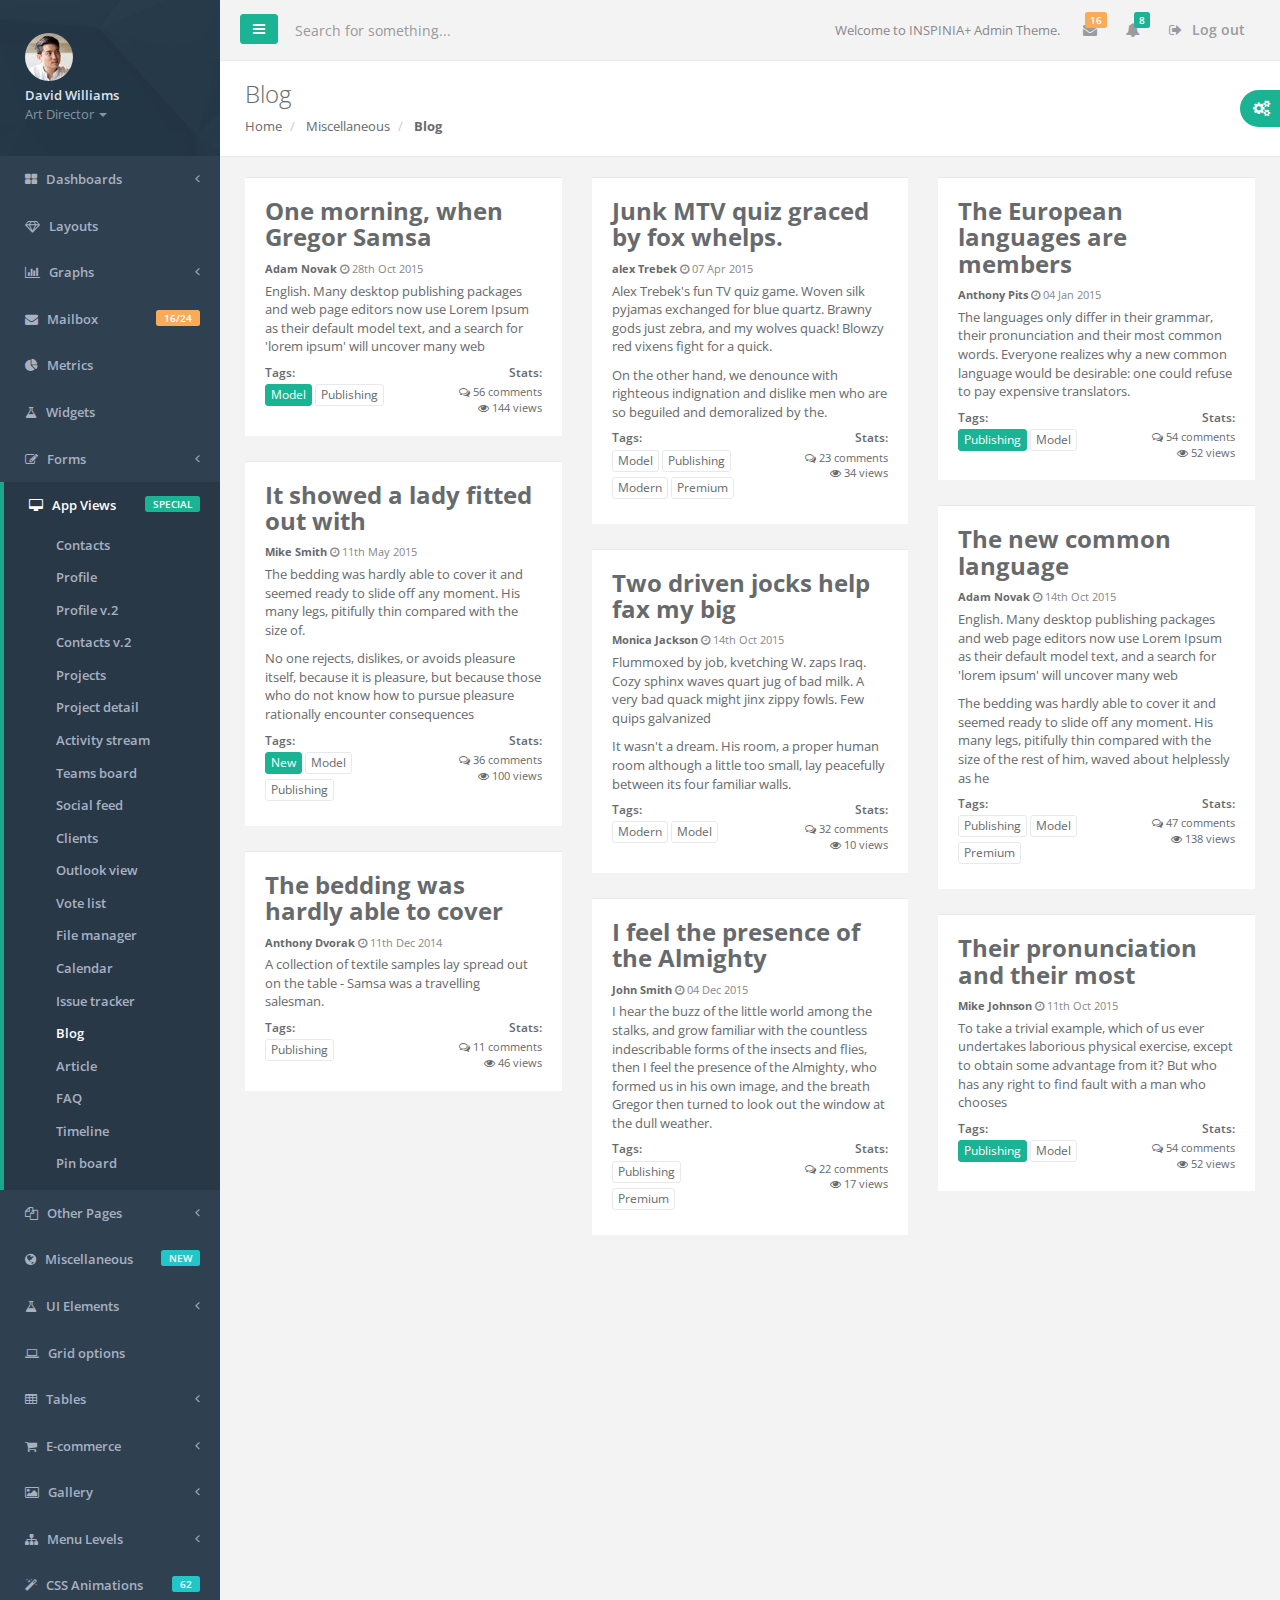
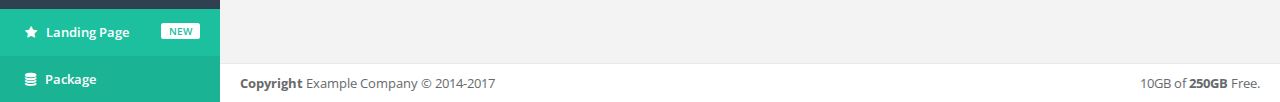
<file: target/test2/ui/blog.html>
<!DOCTYPE html>
<html>

<head>

    <meta charset="utf-8">
    <meta name="viewport" content="width=device-width, initial-scale=1.0">

    <title>INSPINIA | Blog</title>

    <link href="css/bootstrap.min.css" rel="stylesheet">
    <link href="font-awesome/css/font-awesome.css" rel="stylesheet">

    <!-- Toastr style -->
    <link href="css/plugins/toastr/toastr.min.css" rel="stylesheet">

    <link href="css/animate.css" rel="stylesheet">
    <link href="css/style.css" rel="stylesheet">



</head>

<body>

    <div id="wrapper">

    <nav class="navbar-default navbar-static-side" role="navigation">
        <div class="sidebar-collapse">
            <ul class="nav metismenu" id="side-menu">
                <li class="nav-header">
                    <div class="dropdown profile-element"> <span>
                            <img alt="image" class="img-circle" src="img/profile_small.jpg" />
                             </span>
                        <a data-toggle="dropdown" class="dropdown-toggle" href="#">
                            <span class="clear"> <span class="block m-t-xs"> <strong class="font-bold">David Williams</strong>
                             </span> <span class="text-muted text-xs block">Art Director <b class="caret"></b></span> </span> </a>
                        <ul class="dropdown-menu animated fadeInRight m-t-xs">
                            <li><a href="profile.html">Profile</a></li>
                            <li><a href="contacts.html">Contacts</a></li>
                            <li><a href="mailbox.html">Mailbox</a></li>
                            <li class="divider"></li>
                            <li><a href="login.html">Logout</a></li>
                        </ul>
                    </div>
                    <div class="logo-element">
                        IN+
                    </div>
                </li>
                <li>
                    <a href="index.html"><i class="fa fa-th-large"></i> <span class="nav-label">Dashboards</span> <span class="fa arrow"></span></a>
                    <ul class="nav nav-second-level collapse">
                        <li><a href="index.html">Dashboard v.1</a></li>
                        <li><a href="dashboard_2.html">Dashboard v.2</a></li>
                        <li><a href="dashboard_3.html">Dashboard v.3</a></li>
                        <li><a href="dashboard_4_1.html">Dashboard v.4</a></li>
                        <li><a href="dashboard_5.html">Dashboard v.5 </a></li>
                    </ul>
                </li>
                <li>
                    <a href="layouts.html"><i class="fa fa-diamond"></i> <span class="nav-label">Layouts</span></a>
                </li>
                <li>
                    <a href="#"><i class="fa fa-bar-chart-o"></i> <span class="nav-label">Graphs</span><span class="fa arrow"></span></a>
                    <ul class="nav nav-second-level collapse">
                        <li><a href="graph_flot.html">Flot Charts</a></li>
                        <li><a href="graph_morris.html">Morris.js Charts</a></li>
                        <li><a href="graph_rickshaw.html">Rickshaw Charts</a></li>
                        <li><a href="graph_chartjs.html">Chart.js</a></li>
                        <li><a href="graph_chartist.html">Chartist</a></li>
                        <li><a href="c3.html">c3 charts</a></li>
                        <li><a href="graph_peity.html">Peity Charts</a></li>
                        <li><a href="graph_sparkline.html">Sparkline Charts</a></li>
                    </ul>
                </li>
                <li>
                    <a href="mailbox.html"><i class="fa fa-envelope"></i> <span class="nav-label">Mailbox </span><span class="label label-warning pull-right">16/24</span></a>
                    <ul class="nav nav-second-level collapse">
                        <li><a href="mailbox.html">Inbox</a></li>
                        <li><a href="mail_detail.html">Email view</a></li>
                        <li><a href="mail_compose.html">Compose email</a></li>
                        <li><a href="email_template.html">Email templates</a></li>
                    </ul>
                </li>
                <li>
                    <a href="metrics.html"><i class="fa fa-pie-chart"></i> <span class="nav-label">Metrics</span>  </a>
                </li>
                <li>
                    <a href="widgets.html"><i class="fa fa-flask"></i> <span class="nav-label">Widgets</span></a>
                </li>
                <li>
                    <a href="#"><i class="fa fa-edit"></i> <span class="nav-label">Forms</span><span class="fa arrow"></span></a>
                    <ul class="nav nav-second-level collapse">
                        <li><a href="form_basic.html">Basic form</a></li>
                        <li><a href="form_advanced.html">Advanced Plugins</a></li>
                        <li><a href="form_wizard.html">Wizard</a></li>
                        <li><a href="form_file_upload.html">File Upload</a></li>
                        <li><a href="form_editors.html">Text Editor</a></li>
                        <li><a href="form_autocomplete.html">Autocomplete</a></li>
                        <li><a href="form_markdown.html">Markdown</a></li>
                    </ul>
                </li>
                <li class="active">
                    <a href="#"><i class="fa fa-desktop"></i> <span class="nav-label">App Views</span>  <span class="pull-right label label-primary">SPECIAL</span></a>
                    <ul class="nav nav-second-level">
                        <li><a href="contacts.html">Contacts</a></li>
                        <li><a href="profile.html">Profile</a></li>
                        <li><a href="profile_2.html">Profile v.2</a></li>
                        <li><a href="contacts_2.html">Contacts v.2</a></li>
                        <li><a href="projects.html">Projects</a></li>
                        <li><a href="project_detail.html">Project detail</a></li>
                        <li><a href="activity_stream.html">Activity stream</a></li>
                        <li><a href="teams_board.html">Teams board</a></li>
                        <li><a href="social_feed.html">Social feed</a></li>
                        <li><a href="clients.html">Clients</a></li>
                        <li><a href="full_height.html">Outlook view</a></li>
                        <li><a href="vote_list.html">Vote list</a></li>
                        <li><a href="file_manager.html">File manager</a></li>
                        <li><a href="calendar.html">Calendar</a></li>
                        <li><a href="issue_tracker.html">Issue tracker</a></li>
                        <li class="active"><a href="blog.html">Blog</a></li>
                        <li><a href="article.html">Article</a></li>
                        <li><a href="faq.html">FAQ</a></li>
                        <li><a href="timeline.html">Timeline</a></li>
                        <li><a href="pin_board.html">Pin board</a></li>
                    </ul>
                </li>
                <li>
                    <a href="#"><i class="fa fa-files-o"></i> <span class="nav-label">Other Pages</span><span class="fa arrow"></span></a>
                    <ul class="nav nav-second-level collapse">
                        <li><a href="search_results.html">Search results</a></li>
                        <li><a href="lockscreen.html">Lockscreen</a></li>
                        <li><a href="invoice.html">Invoice</a></li>
                        <li><a href="login.html">Login</a></li>
                        <li><a href="login_two_columns.html">Login v.2</a></li>
                        <li><a href="forgot_password.html">Forget password</a></li>
                        <li><a href="register.html">Register</a></li>
                        <li><a href="404.html">404 Page</a></li>
                        <li><a href="500.html">500 Page</a></li>
                        <li><a href="empty_page.html">Empty page</a></li>
                    </ul>
                </li>
                <li>
                    <a href="#"><i class="fa fa-globe"></i> <span class="nav-label">Miscellaneous</span><span class="label label-info pull-right">NEW</span></a>
                    <ul class="nav nav-second-level collapse">
                        <li><a href="toastr_notifications.html">Notification</a></li>
                        <li><a href="nestable_list.html">Nestable list</a></li>
                        <li><a href="agile_board.html">Agile board</a></li>
                        <li><a href="timeline_2.html">Timeline v.2</a></li>
                        <li><a href="diff.html">Diff</a></li>
                        <li><a href="pdf_viewer.html">PDF viewer</a></li>
                        <li><a href="i18support.html">i18 support</a></li>
                        <li><a href="sweetalert.html">Sweet alert</a></li>
                        <li><a href="idle_timer.html">Idle timer</a></li>
                        <li><a href="truncate.html">Truncate</a></li>
                        <li><a href="password_meter.html">Password meter</a></li>
                        <li><a href="spinners.html">Spinners</a></li>
                        <li><a href="spinners_usage.html">Spinners usage</a></li>
                        <li><a href="tinycon.html">Live favicon</a></li>
                        <li><a href="google_maps.html">Google maps</a></li>
                        <li><a href="datamaps.html">Datamaps</a></li>
                        <li><a href="social_buttons.html">Social buttons</a></li>
                        <li><a href="code_editor.html">Code editor</a></li>
                        <li><a href="modal_window.html">Modal window</a></li>
                        <li><a href="clipboard.html">Clipboard</a></li>
                        <li><a href="text_spinners.html">Text spinners</a></li>
                        <li><a href="forum_main.html">Forum view</a></li>
                        <li><a href="validation.html">Validation</a></li>
                        <li><a href="tree_view.html">Tree view</a></li>
                        <li><a href="loading_buttons.html">Loading buttons</a></li>
                        <li><a href="chat_view.html">Chat view</a></li>
                        <li><a href="masonry.html">Masonry</a></li>
                        <li><a href="tour.html">Tour</a></li>
                    </ul>
                </li>
                <li>
                    <a href="#"><i class="fa fa-flask"></i> <span class="nav-label">UI Elements</span><span class="fa arrow"></span></a>
                    <ul class="nav nav-second-level collapse">
                        <li><a href="typography.html">Typography</a></li>
                        <li><a href="icons.html">Icons</a></li>
                        <li><a href="draggable_panels.html">Draggable Panels</a></li> <li><a href="resizeable_panels.html">Resizeable Panels</a></li>
                        <li><a href="buttons.html">Buttons</a></li>
                        <li><a href="video.html">Video</a></li>
                        <li><a href="tabs_panels.html">Panels</a></li>
                        <li><a href="tabs.html">Tabs</a></li>
                        <li><a href="notifications.html">Notifications & Tooltips</a></li>
                        <li><a href="helper_classes.html">Helper css classes</a></li>
                        <li><a href="badges_labels.html">Badges, Labels, Progress</a></li>
                    </ul>
                </li>

                <li>
                    <a href="grid_options.html"><i class="fa fa-laptop"></i> <span class="nav-label">Grid options</span></a>
                </li>
                <li>
                    <a href="#"><i class="fa fa-table"></i> <span class="nav-label">Tables</span><span class="fa arrow"></span></a>
                    <ul class="nav nav-second-level collapse">
                        <li><a href="table_basic.html">Static Tables</a></li>
                        <li><a href="table_data_tables.html">Data Tables</a></li>
                        <li><a href="table_foo_table.html">Foo Tables</a></li>
                        <li><a href="jq_grid.html">jqGrid</a></li>
                    </ul>
                </li>
                <li>
                    <a href="#"><i class="fa fa-shopping-cart"></i> <span class="nav-label">E-commerce</span><span class="fa arrow"></span></a>
                    <ul class="nav nav-second-level collapse">
                        <li><a href="ecommerce_products_grid.html">Products grid</a></li>
                        <li><a href="ecommerce_product_list.html">Products list</a></li>
                        <li><a href="ecommerce_product.html">Product edit</a></li>
                        <li><a href="ecommerce_product_detail.html">Product detail</a></li>
                        <li><a href="ecommerce-cart.html">Cart</a></li>
                        <li><a href="ecommerce-orders.html">Orders</a></li>
                        <li><a href="ecommerce_payments.html">Credit Card form</a></li>
                    </ul>
                </li>
                <li>
                    <a href="#"><i class="fa fa-picture-o"></i> <span class="nav-label">Gallery</span><span class="fa arrow"></span></a>
                    <ul class="nav nav-second-level collapse">
                        <li><a href="basic_gallery.html">Lightbox Gallery</a></li>
                        <li><a href="slick_carousel.html">Slick Carousel</a></li>
                        <li><a href="carousel.html">Bootstrap Carousel</a></li>

                    </ul>
                </li>
                <li>
                    <a href="#"><i class="fa fa-sitemap"></i> <span class="nav-label">Menu Levels </span><span class="fa arrow"></span></a>
                    <ul class="nav nav-second-level collapse">
                        <li>
                            <a href="#">Third Level <span class="fa arrow"></span></a>
                            <ul class="nav nav-third-level">
                                <li>
                                    <a href="#">Third Level Item</a>
                                </li>
                                <li>
                                    <a href="#">Third Level Item</a>
                                </li>
                                <li>
                                    <a href="#">Third Level Item</a>
                                </li>

                            </ul>
                        </li>
                        <li><a href="#">Second Level Item</a></li>
                        <li>
                            <a href="#">Second Level Item</a></li>
                        <li>
                            <a href="#">Second Level Item</a></li>
                    </ul>
                </li>
                <li>
                    <a href="css_animation.html"><i class="fa fa-magic"></i> <span class="nav-label">CSS Animations </span><span class="label label-info pull-right">62</span></a>
                </li>
                <li class="landing_link">
                    <a target="_blank" href="landing.html"><i class="fa fa-star"></i> <span class="nav-label">Landing Page</span> <span class="label label-warning pull-right">NEW</span></a>
                </li>
                <li class="special_link">
                    <a href="package.html"><i class="fa fa-database"></i> <span class="nav-label">Package</span></a>
                </li>
            </ul>

        </div>
    </nav>

        <div id="page-wrapper" class="gray-bg">
        <div class="row border-bottom">
        <nav class="navbar navbar-static-top" role="navigation" style="margin-bottom: 0">
        <div class="navbar-header">
            <a class="navbar-minimalize minimalize-styl-2 btn btn-primary " href="#"><i class="fa fa-bars"></i> </a>
            <form role="search" class="navbar-form-custom" action="search_results.html">
                <div class="form-group">
                    <input type="text" placeholder="Search for something..." class="form-control" name="top-search" id="top-search">
                </div>
            </form>
        </div>
            <ul class="nav navbar-top-links navbar-right">
                <li>
                    <span class="m-r-sm text-muted welcome-message">Welcome to INSPINIA+ Admin Theme.</span>
                </li>
                <li class="dropdown">
                    <a class="dropdown-toggle count-info" data-toggle="dropdown" href="#">
                        <i class="fa fa-envelope"></i>  <span class="label label-warning">16</span>
                    </a>
                    <ul class="dropdown-menu dropdown-messages">
                        <li>
                            <div class="dropdown-messages-box">
                                <a href="profile.html" class="pull-left">
                                    <img alt="image" class="img-circle" src="img/a7.jpg">
                                </a>
                                <div class="media-body">
                                    <small class="pull-right">46h ago</small>
                                    <strong>Mike Loreipsum</strong> started following <strong>Monica Smith</strong>. <br>
                                    <small class="text-muted">3 days ago at 7:58 pm - 10.06.2014</small>
                                </div>
                            </div>
                        </li>
                        <li class="divider"></li>
                        <li>
                            <div class="dropdown-messages-box">
                                <a href="profile.html" class="pull-left">
                                    <img alt="image" class="img-circle" src="img/a4.jpg">
                                </a>
                                <div class="media-body ">
                                    <small class="pull-right text-navy">5h ago</small>
                                    <strong>Chris Johnatan Overtunk</strong> started following <strong>Monica Smith</strong>. <br>
                                    <small class="text-muted">Yesterday 1:21 pm - 11.06.2014</small>
                                </div>
                            </div>
                        </li>
                        <li class="divider"></li>
                        <li>
                            <div class="dropdown-messages-box">
                                <a href="profile.html" class="pull-left">
                                    <img alt="image" class="img-circle" src="img/profile.jpg">
                                </a>
                                <div class="media-body ">
                                    <small class="pull-right">23h ago</small>
                                    <strong>Monica Smith</strong> love <strong>Kim Smith</strong>. <br>
                                    <small class="text-muted">2 days ago at 2:30 am - 11.06.2014</small>
                                </div>
                            </div>
                        </li>
                        <li class="divider"></li>
                        <li>
                            <div class="text-center link-block">
                                <a href="mailbox.html">
                                    <i class="fa fa-envelope"></i> <strong>Read All Messages</strong>
                                </a>
                            </div>
                        </li>
                    </ul>
                </li>
                <li class="dropdown">
                    <a class="dropdown-toggle count-info" data-toggle="dropdown" href="#">
                        <i class="fa fa-bell"></i>  <span class="label label-primary">8</span>
                    </a>
                    <ul class="dropdown-menu dropdown-alerts">
                        <li>
                            <a href="mailbox.html">
                                <div>
                                    <i class="fa fa-envelope fa-fw"></i> You have 16 messages
                                    <span class="pull-right text-muted small">4 minutes ago</span>
                                </div>
                            </a>
                        </li>
                        <li class="divider"></li>
                        <li>
                            <a href="profile.html">
                                <div>
                                    <i class="fa fa-twitter fa-fw"></i> 3 New Followers
                                    <span class="pull-right text-muted small">12 minutes ago</span>
                                </div>
                            </a>
                        </li>
                        <li class="divider"></li>
                        <li>
                            <a href="grid_options.html">
                                <div>
                                    <i class="fa fa-upload fa-fw"></i> Server Rebooted
                                    <span class="pull-right text-muted small">4 minutes ago</span>
                                </div>
                            </a>
                        </li>
                        <li class="divider"></li>
                        <li>
                            <div class="text-center link-block">
                                <a href="notifications.html">
                                    <strong>See All Alerts</strong>
                                    <i class="fa fa-angle-right"></i>
                                </a>
                            </div>
                        </li>
                    </ul>
                </li>


                <li>
                    <a href="login.html">
                        <i class="fa fa-sign-out"></i> Log out
                    </a>
                </li>
            </ul>

        </nav>
        </div>
            <div class="row wrapper border-bottom white-bg page-heading">
                <div class="col-lg-10">
                    <h2>Blog</h2>
                    <ol class="breadcrumb">
                        <li>
                            <a href="index.html">Home</a>
                        </li>
                        <li>
                            <a>Miscellaneous</a>
                        </li>
                        <li class="active">
                            <strong>Blog</strong>
                        </li>
                    </ol>
                </div>
                <div class="col-lg-2">

                </div>
            </div>

        <div class="wrapper wrapper-content  animated fadeInRight blog">
            <div class="row">
                <div class="col-lg-4">
                    <div class="ibox">
                        <div class="ibox-content">
                            <a href="article.html" class="btn-link">
                                <h2>
                                    One morning, when Gregor Samsa
                                </h2>
                            </a>
                            <div class="small m-b-xs">
                                <strong>Adam Novak</strong> <span class="text-muted"><i class="fa fa-clock-o"></i> 28th Oct 2015</span>
                            </div>
                            <p>
                                English. Many desktop publishing packages and web page editors now use Lorem Ipsum as their default model text, and a search for 'lorem ipsum' will uncover many web
                            </p>
                            <div class="row">
                                <div class="col-md-6">
                                        <h5>Tags:</h5>
                                        <button class="btn btn-primary btn-xs" type="button">Model</button>
                                        <button class="btn btn-white btn-xs" type="button">Publishing</button>
                                </div>
                                <div class="col-md-6">
                                    <div class="small text-right">
                                        <h5>Stats:</h5>
                                        <div> <i class="fa fa-comments-o"> </i> 56 comments </div>
                                        <i class="fa fa-eye"> </i> 144 views
                                    </div>
                                </div>
                            </div>
                        </div>
                    </div>
                    <div class="ibox">
                        <div class="ibox-content">
                            <a href="article.html" class="btn-link">
                                <h2>
                                    It showed a lady fitted out with
                                </h2>
                            </a>
                            <div class="small m-b-xs">
                                <strong>Mike Smith</strong> <span class="text-muted"><i class="fa fa-clock-o"></i> 11th May 2015</span>
                            </div>
                            <p>
                                The bedding was hardly able to cover it and seemed ready to slide off any moment. His many legs, pitifully thin compared with the size of.
                            </p>
                            <p>
                                No one rejects, dislikes, or avoids pleasure itself, because it is pleasure, but because those who do not know how to pursue pleasure rationally encounter consequences
                            </p>
                            <div class="row">
                                <div class="col-md-6">
                                    <h5>Tags:</h5>
                                    <button class="btn btn-primary btn-xs" type="button">New</button>
                                    <button class="btn btn-white btn-xs" type="button">Model</button>
                                    <button class="btn btn-white btn-xs" type="button">Publishing</button>
                                </div>
                                <div class="col-md-6">
                                    <div class="small text-right">
                                        <h5>Stats:</h5>
                                        <div> <i class="fa fa-comments-o"> </i> 36 comments </div>
                                        <i class="fa fa-eye"> </i> 100 views
                                    </div>
                                </div>
                            </div>
                        </div>
                    </div>
                    <div class="ibox">
                        <div class="ibox-content">
                            <a href="article.html" class="btn-link">
                                <h2>
                                    The bedding was hardly able to cover
                                </h2>
                            </a>
                            <div class="small m-b-xs">
                                <strong>Anthony Dvorak</strong> <span class="text-muted"><i class="fa fa-clock-o"></i> 11th Dec 2014</span>
                            </div>
                            <p>
                                A collection of textile samples lay spread out on the table - Samsa was a travelling salesman.
                            </p>
                            <div class="row">
                                <div class="col-md-6">
                                    <h5>Tags:</h5>
                                    <button class="btn btn-white btn-xs" type="button">Publishing</button>
                                </div>
                                <div class="col-md-6">
                                    <div class="small text-right">
                                        <h5>Stats:</h5>
                                        <div> <i class="fa fa-comments-o"> </i> 11 comments </div>
                                        <i class="fa fa-eye"> </i> 46 views
                                    </div>
                                </div>
                            </div>
                        </div>
                    </div>
                </div>
                <div class="col-lg-4">
                    <div class="ibox">
                        <div class="ibox-content">
                            <a href="article.html" class="btn-link">
                                <h2>
                                    Junk MTV quiz graced by fox whelps.
                                </h2>
                            </a>
                            <div class="small m-b-xs">
                                <strong>alex Trebek</strong> <span class="text-muted"><i class="fa fa-clock-o"></i> 07 Apr 2015</span>
                            </div>
                            <p>
                                Alex Trebek's fun TV quiz game. Woven silk pyjamas exchanged for blue quartz. Brawny gods just zebra, and my wolves quack! Blowzy red vixens fight for a quick.
                            </p>
                            <p>
                                On the other hand, we denounce with righteous indignation and dislike men who are so beguiled and demoralized by the.
                            </p>
                            <div class="row">
                                <div class="col-md-6">
                                    <h5>Tags:</h5>
                                    <button class="btn btn-white btn-xs" type="button">Model</button>
                                    <button class="btn btn-white btn-xs" type="button">Publishing</button>
                                    <button class="btn btn-white btn-xs" type="button">Modern</button>
                                    <button class="btn btn-white btn-xs" type="button">Premium</button>
                                </div>
                                <div class="col-md-6">
                                    <div class="small text-right">
                                        <h5>Stats:</h5>
                                        <div> <i class="fa fa-comments-o"> </i> 23 comments </div>
                                        <i class="fa fa-eye"> </i> 34 views
                                    </div>
                                </div>
                            </div>
                        </div>
                    </div>
                    <div class="ibox">
                        <div class="ibox-content">
                            <a href="article.html" class="btn-link">
                                <h2>
                                    Two driven jocks help fax my big
                                </h2>
                            </a>
                            <div class="small m-b-xs">
                                <strong>Monica Jackson</strong> <span class="text-muted"><i class="fa fa-clock-o"></i> 14th Oct 2015</span>
                            </div>
                            <p>
                                Flummoxed by job, kvetching W. zaps Iraq. Cozy sphinx waves quart jug of bad milk. A very bad quack might jinx zippy fowls. Few quips galvanized
                            </p>
                            <p>
                                It wasn't a dream. His room, a proper human room although a little too small, lay peacefully between its four familiar walls.
                            </p>
                            <div class="row">
                                <div class="col-md-6">
                                    <h5>Tags:</h5>
                                    <button class="btn btn-white btn-xs" type="button">Modern</button>
                                    <button class="btn btn-white btn-xs" type="button">Model</button>
                                </div>
                                <div class="col-md-6">
                                    <div class="small text-right">
                                        <h5>Stats:</h5>
                                        <div> <i class="fa fa-comments-o"> </i> 32 comments </div>
                                        <i class="fa fa-eye"> </i> 10 views
                                    </div>
                                </div>
                            </div>
                        </div>
                    </div>
                    <div class="ibox">
                        <div class="ibox-content">
                            <a href="article.html" class="btn-link">
                                <h2>
                                    I feel the presence of the Almighty
                                </h2>
                            </a>
                            <div class="small m-b-xs">
                                <strong>John Smith</strong> <span class="text-muted"><i class="fa fa-clock-o"></i> 04 Dec 2015</span>
                            </div>
                            <p>
                                I hear the buzz of the little world among the stalks, and grow familiar with the countless indescribable forms of the insects and flies, then I feel the presence of the Almighty, who formed us in his own image, and the breath
                                Gregor then turned to look out the window at the dull weather.
                            </p>
                            <div class="row">
                                <div class="col-md-6">
                                    <h5>Tags:</h5>
                                    <button class="btn btn-white btn-xs" type="button">Publishing</button>
                                    <button class="btn btn-white btn-xs" type="button">Premium</button>

                                </div>
                                <div class="col-md-6">
                                    <div class="small text-right">
                                        <h5>Stats:</h5>
                                        <div> <i class="fa fa-comments-o"> </i> 22 comments </div>
                                        <i class="fa fa-eye"> </i> 17 views
                                    </div>
                                </div>
                            </div>
                        </div>
                    </div>
                </div>
                <div class="col-lg-4">
                    <div class="ibox">
                        <div class="ibox-content">
                            <a href="article.html" class="btn-link">
                                <h2>
                                    The European languages are members
                                </h2>
                            </a>
                            <div class="small m-b-xs">
                                <strong>Anthony Pits</strong> <span class="text-muted"><i class="fa fa-clock-o"></i> 04 Jan 2015</span>
                            </div>
                            <p>
                                The languages only differ in their grammar, their pronunciation and their most common words. Everyone realizes why a new common language would be desirable: one could refuse to pay expensive translators.
                            </p>
                            <div class="row">
                                <div class="col-md-6">
                                    <h5>Tags:</h5>
                                    <button class="btn btn-primary btn-xs" type="button">Publishing</button>
                                    <button class="btn btn-white btn-xs" type="button">Model</button>
                                </div>
                                <div class="col-md-6">
                                    <div class="small text-right">
                                        <h5>Stats:</h5>
                                        <div> <i class="fa fa-comments-o"> </i> 54 comments </div>
                                        <i class="fa fa-eye"> </i> 52 views
                                    </div>
                                </div>
                            </div>
                        </div>
                    </div>
                    <div class="ibox">
                        <div class="ibox-content">
                            <a href="article.html" class="btn-link">
                                <h2>
                                    The new common language
                                </h2>
                            </a>
                            <div class="small m-b-xs">
                                <strong>Adam Novak</strong> <span class="text-muted"><i class="fa fa-clock-o"></i> 14th Oct 2015</span>
                            </div>
                            <p>
                                English. Many desktop publishing packages and web page editors now use Lorem Ipsum as their default model text, and a search for 'lorem ipsum' will uncover many web
                            </p>
                            <p>
                                The bedding was hardly able to cover it and seemed ready to slide off any moment. His many legs, pitifully thin compared with the size of the rest of him, waved about helplessly as he
                            </p>
                            <div class="row">
                                <div class="col-md-6">
                                    <h5>Tags:</h5>
                                    <button class="btn btn-white btn-xs" type="button">Publishing</button>
                                    <button class="btn btn-white btn-xs" type="button">Model</button>
                                    <button class="btn btn-white btn-xs" type="button">Premium</button>
                                </div>
                                <div class="col-md-6">
                                    <div class="small text-right">
                                        <h5>Stats:</h5>
                                        <div> <i class="fa fa-comments-o"> </i> 47 comments </div>
                                        <i class="fa fa-eye"> </i> 138 views
                                    </div>
                                </div>
                            </div>
                        </div>
                    </div>
                    <div class="ibox">
                        <div class="ibox-content">
                            <a href="article.html" class="btn-link">
                                <h2>
                                    Their pronunciation and their most
                                </h2>
                            </a>
                            <div class="small m-b-xs">
                                <strong>Mike Johnson</strong> <span class="text-muted"><i class="fa fa-clock-o"></i> 11th Oct 2015</span>
                            </div>
                            <p>
                                To take a trivial example, which of us ever undertakes laborious physical exercise, except to obtain some advantage from it? But who has any right to find fault with a man who chooses
                            </p>
                            <div class="row">
                                <div class="col-md-6">
                                    <h5>Tags:</h5>
                                    <button class="btn btn-primary btn-xs" type="button">Publishing</button>
                                    <button class="btn btn-white btn-xs" type="button">Model</button>
                                </div>
                                <div class="col-md-6">
                                    <div class="small text-right">
                                        <h5>Stats:</h5>
                                        <div> <i class="fa fa-comments-o"> </i> 54 comments </div>
                                        <i class="fa fa-eye"> </i> 52 views
                                    </div>
                                </div>
                            </div>
                        </div>
                    </div>
                </div>
            </div>


        </div>
        <div class="footer">
            <div class="pull-right">
                10GB of <strong>250GB</strong> Free.
            </div>
            <div>
                <strong>Copyright</strong> Example Company &copy; 2014-2017
            </div>
        </div>

        </div>
        </div>



    <!-- Mainly scripts -->
    <script src="js/jquery-3.1.1.min.js"></script>
    <script src="js/bootstrap.min.js"></script>
    <script src="js/plugins/metisMenu/jquery.metisMenu.js"></script>
    <script src="js/plugins/slimscroll/jquery.slimscroll.min.js"></script>

    <!-- Custom and plugin javascript -->
    <script src="js/inspinia.js"></script>
    <script src="js/plugins/pace/pace.min.js"></script>

</body>

</html>
</file>
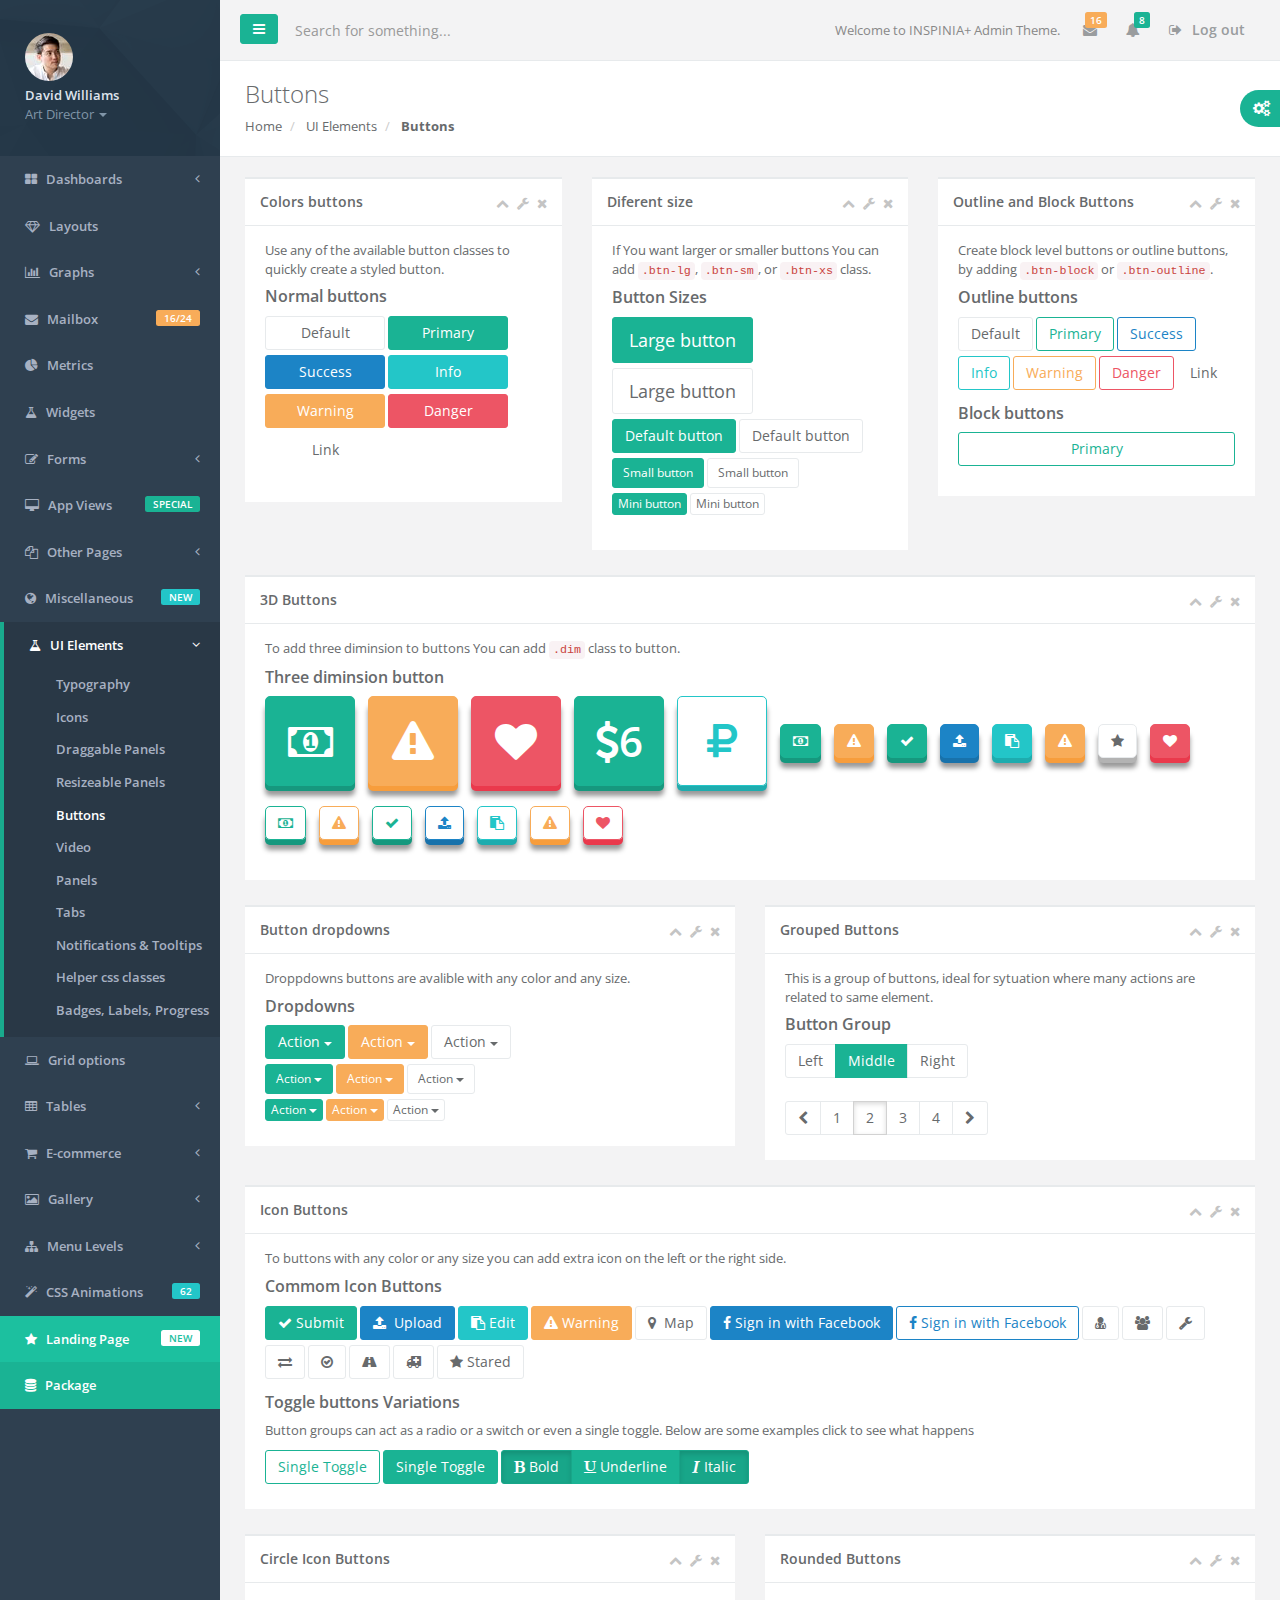
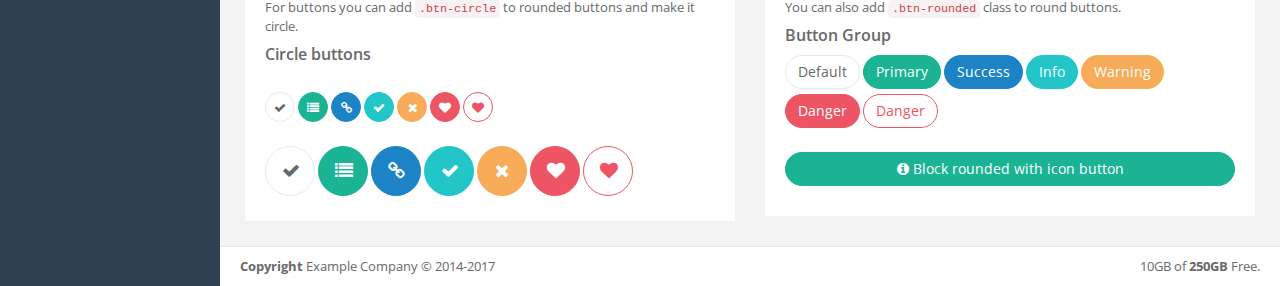
<file: target/test2/ui/buttons.html>
<!DOCTYPE html>
<html>

<head>

    <meta charset="utf-8">
    <meta name="viewport" content="width=device-width, initial-scale=1.0">

    <title>INSPINIA | Dashboard</title>

    <link href="css/bootstrap.min.css" rel="stylesheet">
    <link href="font-awesome/css/font-awesome.css" rel="stylesheet">

    <link href="css/animate.css" rel="stylesheet">
    <link href="css/style.css" rel="stylesheet">

</head>

<body>

    <div id="wrapper">

    <nav class="navbar-default navbar-static-side" role="navigation">
        <div class="sidebar-collapse">
            <ul class="nav metismenu" id="side-menu">
                <li class="nav-header">
                    <div class="dropdown profile-element"> <span>
                            <img alt="image" class="img-circle" src="img/profile_small.jpg" />
                             </span>
                        <a data-toggle="dropdown" class="dropdown-toggle" href="#">
                            <span class="clear"> <span class="block m-t-xs"> <strong class="font-bold">David Williams</strong>
                             </span> <span class="text-muted text-xs block">Art Director <b class="caret"></b></span> </span> </a>
                        <ul class="dropdown-menu animated fadeInRight m-t-xs">
                            <li><a href="profile.html">Profile</a></li>
                            <li><a href="contacts.html">Contacts</a></li>
                            <li><a href="mailbox.html">Mailbox</a></li>
                            <li class="divider"></li>
                            <li><a href="login.html">Logout</a></li>
                        </ul>
                    </div>
                    <div class="logo-element">
                        IN+
                    </div>
                </li>
                <li>
                    <a href="index.html"><i class="fa fa-th-large"></i> <span class="nav-label">Dashboards</span> <span class="fa arrow"></span></a>
                    <ul class="nav nav-second-level collapse">
                        <li><a href="index.html">Dashboard v.1</a></li>
                        <li><a href="dashboard_2.html">Dashboard v.2</a></li>
                        <li><a href="dashboard_3.html">Dashboard v.3</a></li>
                        <li><a href="dashboard_4_1.html">Dashboard v.4</a></li>
                        <li><a href="dashboard_5.html">Dashboard v.5 </a></li>
                    </ul>
                </li>
                <li>
                    <a href="layouts.html"><i class="fa fa-diamond"></i> <span class="nav-label">Layouts</span></a>
                </li>
                <li>
                    <a href="#"><i class="fa fa-bar-chart-o"></i> <span class="nav-label">Graphs</span><span class="fa arrow"></span></a>
                    <ul class="nav nav-second-level collapse">
                        <li><a href="graph_flot.html">Flot Charts</a></li>
                        <li><a href="graph_morris.html">Morris.js Charts</a></li>
                        <li><a href="graph_rickshaw.html">Rickshaw Charts</a></li>
                        <li><a href="graph_chartjs.html">Chart.js</a></li>
                        <li><a href="graph_chartist.html">Chartist</a></li>
                        <li><a href="c3.html">c3 charts</a></li>
                        <li><a href="graph_peity.html">Peity Charts</a></li>
                        <li><a href="graph_sparkline.html">Sparkline Charts</a></li>
                    </ul>
                </li>
                <li>
                    <a href="mailbox.html"><i class="fa fa-envelope"></i> <span class="nav-label">Mailbox </span><span class="label label-warning pull-right">16/24</span></a>
                    <ul class="nav nav-second-level collapse">
                        <li><a href="mailbox.html">Inbox</a></li>
                        <li><a href="mail_detail.html">Email view</a></li>
                        <li><a href="mail_compose.html">Compose email</a></li>
                        <li><a href="email_template.html">Email templates</a></li>
                    </ul>
                </li>
                <li>
                    <a href="metrics.html"><i class="fa fa-pie-chart"></i> <span class="nav-label">Metrics</span>  </a>
                </li>
                <li>
                    <a href="widgets.html"><i class="fa fa-flask"></i> <span class="nav-label">Widgets</span></a>
                </li>
                <li>
                    <a href="#"><i class="fa fa-edit"></i> <span class="nav-label">Forms</span><span class="fa arrow"></span></a>
                    <ul class="nav nav-second-level collapse">
                        <li><a href="form_basic.html">Basic form</a></li>
                        <li><a href="form_advanced.html">Advanced Plugins</a></li>
                        <li><a href="form_wizard.html">Wizard</a></li>
                        <li><a href="form_file_upload.html">File Upload</a></li>
                        <li><a href="form_editors.html">Text Editor</a></li>
                        <li><a href="form_autocomplete.html">Autocomplete</a></li>
                        <li><a href="form_markdown.html">Markdown</a></li>
                    </ul>
                </li>
                <li>
                    <a href="#"><i class="fa fa-desktop"></i> <span class="nav-label">App Views</span>  <span class="pull-right label label-primary">SPECIAL</span></a>
                    <ul class="nav nav-second-level collapse">
                        <li><a href="contacts.html">Contacts</a></li>
                        <li><a href="profile.html">Profile</a></li>
                        <li><a href="profile_2.html">Profile v.2</a></li>
                        <li><a href="contacts_2.html">Contacts v.2</a></li>
                        <li><a href="projects.html">Projects</a></li>
                        <li><a href="project_detail.html">Project detail</a></li>
                        <li><a href="activity_stream.html">Activity stream</a></li>
                        <li><a href="teams_board.html">Teams board</a></li>
                        <li><a href="social_feed.html">Social feed</a></li>
                        <li><a href="clients.html">Clients</a></li>
                        <li><a href="full_height.html">Outlook view</a></li>
                        <li><a href="vote_list.html">Vote list</a></li>
                        <li><a href="file_manager.html">File manager</a></li>
                        <li><a href="calendar.html">Calendar</a></li>
                        <li><a href="issue_tracker.html">Issue tracker</a></li>
                        <li><a href="blog.html">Blog</a></li>
                        <li><a href="article.html">Article</a></li>
                        <li><a href="faq.html">FAQ</a></li>
                        <li><a href="timeline.html">Timeline</a></li>
                        <li><a href="pin_board.html">Pin board</a></li>
                    </ul>
                </li>
                <li>
                    <a href="#"><i class="fa fa-files-o"></i> <span class="nav-label">Other Pages</span><span class="fa arrow"></span></a>
                    <ul class="nav nav-second-level collapse">
                        <li><a href="search_results.html">Search results</a></li>
                        <li><a href="lockscreen.html">Lockscreen</a></li>
                        <li><a href="invoice.html">Invoice</a></li>
                        <li><a href="login.html">Login</a></li>
                        <li><a href="login_two_columns.html">Login v.2</a></li>
                        <li><a href="forgot_password.html">Forget password</a></li>
                        <li><a href="register.html">Register</a></li>
                        <li><a href="404.html">404 Page</a></li>
                        <li><a href="500.html">500 Page</a></li>
                        <li><a href="empty_page.html">Empty page</a></li>
                    </ul>
                </li>
                <li>
                    <a href="#"><i class="fa fa-globe"></i> <span class="nav-label">Miscellaneous</span><span class="label label-info pull-right">NEW</span></a>
                    <ul class="nav nav-second-level collapse">
                        <li><a href="toastr_notifications.html">Notification</a></li>
                        <li><a href="nestable_list.html">Nestable list</a></li>
                        <li><a href="agile_board.html">Agile board</a></li>
                        <li><a href="timeline_2.html">Timeline v.2</a></li>
                        <li><a href="diff.html">Diff</a></li>
                        <li><a href="pdf_viewer.html">PDF viewer</a></li>
                        <li><a href="i18support.html">i18 support</a></li>
                        <li><a href="sweetalert.html">Sweet alert</a></li>
                        <li><a href="idle_timer.html">Idle timer</a></li>
                        <li><a href="truncate.html">Truncate</a></li>
                        <li><a href="password_meter.html">Password meter</a></li>
                        <li><a href="spinners.html">Spinners</a></li>
                        <li><a href="spinners_usage.html">Spinners usage</a></li>
                        <li><a href="tinycon.html">Live favicon</a></li>
                        <li><a href="google_maps.html">Google maps</a></li>
                        <li><a href="datamaps.html">Datamaps</a></li>
                        <li><a href="social_buttons.html">Social buttons</a></li>
                        <li><a href="code_editor.html">Code editor</a></li>
                        <li><a href="modal_window.html">Modal window</a></li>
                        <li><a href="clipboard.html">Clipboard</a></li>
                        <li><a href="text_spinners.html">Text spinners</a></li>
                        <li><a href="forum_main.html">Forum view</a></li>
                        <li><a href="validation.html">Validation</a></li>
                        <li><a href="tree_view.html">Tree view</a></li>
                        <li><a href="loading_buttons.html">Loading buttons</a></li>
                        <li><a href="chat_view.html">Chat view</a></li>
                        <li><a href="masonry.html">Masonry</a></li>
                        <li><a href="tour.html">Tour</a></li>
                    </ul>
                </li>
                <li class="active">
                    <a href="#"><i class="fa fa-flask"></i> <span class="nav-label">UI Elements</span><span class="fa arrow"></span></a>
                    <ul class="nav nav-second-level">
                        <li><a href="typography.html">Typography</a></li>
                        <li><a href="icons.html">Icons</a></li>
                        <li><a href="draggable_panels.html">Draggable Panels</a></li> <li><a href="resizeable_panels.html">Resizeable Panels</a></li>
                        <li class="active"><a href="buttons.html">Buttons</a></li>
                        <li><a href="video.html">Video</a></li>
                        <li><a href="tabs_panels.html">Panels</a></li>
                        <li><a href="tabs.html">Tabs</a></li>
                        <li><a href="notifications.html">Notifications & Tooltips</a></li>
                        <li><a href="helper_classes.html">Helper css classes</a></li>
                        <li><a href="badges_labels.html">Badges, Labels, Progress</a></li>
                    </ul>
                </li>

                <li>
                    <a href="grid_options.html"><i class="fa fa-laptop"></i> <span class="nav-label">Grid options</span></a>
                </li>
                <li>
                    <a href="#"><i class="fa fa-table"></i> <span class="nav-label">Tables</span><span class="fa arrow"></span></a>
                    <ul class="nav nav-second-level collapse">
                        <li><a href="table_basic.html">Static Tables</a></li>
                        <li><a href="table_data_tables.html">Data Tables</a></li>
                        <li><a href="table_foo_table.html">Foo Tables</a></li>
                        <li><a href="jq_grid.html">jqGrid</a></li>
                    </ul>
                </li>
                <li>
                    <a href="#"><i class="fa fa-shopping-cart"></i> <span class="nav-label">E-commerce</span><span class="fa arrow"></span></a>
                    <ul class="nav nav-second-level collapse">
                        <li><a href="ecommerce_products_grid.html">Products grid</a></li>
                        <li><a href="ecommerce_product_list.html">Products list</a></li>
                        <li><a href="ecommerce_product.html">Product edit</a></li>
                        <li><a href="ecommerce_product_detail.html">Product detail</a></li>
                        <li><a href="ecommerce-cart.html">Cart</a></li>
                        <li><a href="ecommerce-orders.html">Orders</a></li>
                        <li><a href="ecommerce_payments.html">Credit Card form</a></li>
                    </ul>
                </li>
                <li>
                    <a href="#"><i class="fa fa-picture-o"></i> <span class="nav-label">Gallery</span><span class="fa arrow"></span></a>
                    <ul class="nav nav-second-level collapse">
                        <li><a href="basic_gallery.html">Lightbox Gallery</a></li>
                        <li><a href="slick_carousel.html">Slick Carousel</a></li>
                        <li><a href="carousel.html">Bootstrap Carousel</a></li>

                    </ul>
                </li>
                <li>
                    <a href="#"><i class="fa fa-sitemap"></i> <span class="nav-label">Menu Levels </span><span class="fa arrow"></span></a>
                    <ul class="nav nav-second-level collapse">
                        <li>
                            <a href="#">Third Level <span class="fa arrow"></span></a>
                            <ul class="nav nav-third-level">
                                <li>
                                    <a href="#">Third Level Item</a>
                                </li>
                                <li>
                                    <a href="#">Third Level Item</a>
                                </li>
                                <li>
                                    <a href="#">Third Level Item</a>
                                </li>

                            </ul>
                        </li>
                        <li><a href="#">Second Level Item</a></li>
                        <li>
                            <a href="#">Second Level Item</a></li>
                        <li>
                            <a href="#">Second Level Item</a></li>
                    </ul>
                </li>
                <li>
                    <a href="css_animation.html"><i class="fa fa-magic"></i> <span class="nav-label">CSS Animations </span><span class="label label-info pull-right">62</span></a>
                </li>
                <li class="landing_link">
                    <a target="_blank" href="landing.html"><i class="fa fa-star"></i> <span class="nav-label">Landing Page</span> <span class="label label-warning pull-right">NEW</span></a>
                </li>
                <li class="special_link">
                    <a href="package.html"><i class="fa fa-database"></i> <span class="nav-label">Package</span></a>
                </li>
            </ul>

        </div>
    </nav>

        <div id="page-wrapper" class="gray-bg">
        <div class="row border-bottom">
        <nav class="navbar navbar-static-top" role="navigation" style="margin-bottom: 0">
            <div class="navbar-header">
                <a class="navbar-minimalize minimalize-styl-2 btn btn-primary " href="#"><i class="fa fa-bars"></i> </a>
                <form role="search" class="navbar-form-custom" action="search_results.html">
                    <div class="form-group">
                        <input type="text" placeholder="Search for something..." class="form-control" name="top-search" id="top-search">
                    </div>
                </form>
            </div>
            <ul class="nav navbar-top-links navbar-right">
                <li>
                    <span class="m-r-sm text-muted welcome-message">Welcome to INSPINIA+ Admin Theme.</span>
                </li>
                <li class="dropdown">
                    <a class="dropdown-toggle count-info" data-toggle="dropdown" href="#">
                        <i class="fa fa-envelope"></i>  <span class="label label-warning">16</span>
                    </a>
                    <ul class="dropdown-menu dropdown-messages">
                        <li>
                            <div class="dropdown-messages-box">
                                <a href="profile.html" class="pull-left">
                                    <img alt="image" class="img-circle" src="img/a7.jpg">
                                </a>
                                <div class="media-body">
                                    <small class="pull-right">46h ago</small>
                                    <strong>Mike Loreipsum</strong> started following <strong>Monica Smith</strong>. <br>
                                    <small class="text-muted">3 days ago at 7:58 pm - 10.06.2014</small>
                                </div>
                            </div>
                        </li>
                        <li class="divider"></li>
                        <li>
                            <div class="dropdown-messages-box">
                                <a href="profile.html" class="pull-left">
                                    <img alt="image" class="img-circle" src="img/a4.jpg">
                                </a>
                                <div class="media-body ">
                                    <small class="pull-right text-navy">5h ago</small>
                                    <strong>Chris Johnatan Overtunk</strong> started following <strong>Monica Smith</strong>. <br>
                                    <small class="text-muted">Yesterday 1:21 pm - 11.06.2014</small>
                                </div>
                            </div>
                        </li>
                        <li class="divider"></li>
                        <li>
                            <div class="dropdown-messages-box">
                                <a href="profile.html" class="pull-left">
                                    <img alt="image" class="img-circle" src="img/profile.jpg">
                                </a>
                                <div class="media-body ">
                                    <small class="pull-right">23h ago</small>
                                    <strong>Monica Smith</strong> love <strong>Kim Smith</strong>. <br>
                                    <small class="text-muted">2 days ago at 2:30 am - 11.06.2014</small>
                                </div>
                            </div>
                        </li>
                        <li class="divider"></li>
                        <li>
                            <div class="text-center link-block">
                                <a href="mailbox.html">
                                    <i class="fa fa-envelope"></i> <strong>Read All Messages</strong>
                                </a>
                            </div>
                        </li>
                    </ul>
                </li>
                <li class="dropdown">
                    <a class="dropdown-toggle count-info" data-toggle="dropdown" href="#">
                        <i class="fa fa-bell"></i>  <span class="label label-primary">8</span>
                    </a>
                    <ul class="dropdown-menu dropdown-alerts">
                        <li>
                            <a href="mailbox.html">
                                <div>
                                    <i class="fa fa-envelope fa-fw"></i> You have 16 messages
                                    <span class="pull-right text-muted small">4 minutes ago</span>
                                </div>
                            </a>
                        </li>
                        <li class="divider"></li>
                        <li>
                            <a href="profile.html">
                                <div>
                                    <i class="fa fa-twitter fa-fw"></i> 3 New Followers
                                    <span class="pull-right text-muted small">12 minutes ago</span>
                                </div>
                            </a>
                        </li>
                        <li class="divider"></li>
                        <li>
                            <a href="grid_options.html">
                                <div>
                                    <i class="fa fa-upload fa-fw"></i> Server Rebooted
                                    <span class="pull-right text-muted small">4 minutes ago</span>
                                </div>
                            </a>
                        </li>
                        <li class="divider"></li>
                        <li>
                            <div class="text-center link-block">
                                <a href="notifications.html">
                                    <strong>See All Alerts</strong>
                                    <i class="fa fa-angle-right"></i>
                                </a>
                            </div>
                        </li>
                    </ul>
                </li>


                <li>
                    <a href="login.html">
                        <i class="fa fa-sign-out"></i> Log out
                    </a>
                </li>
            </ul>

        </nav>
        </div>
            <div class="row wrapper border-bottom white-bg page-heading">
                <div class="col-lg-10">
                    <h2>Buttons</h2>
                    <ol class="breadcrumb">
                        <li>
                            <a href="index.html">Home</a>
                        </li>
                        <li>
                            <a>UI Elements</a>
                        </li>
                        <li class="active">
                            <strong>Buttons</strong>
                        </li>
                    </ol>
                </div>
                <div class="col-lg-2">

                </div>
            </div>
        <div class="row wrapper wrapper-content animated fadeInRight">
            <div class="col-lg-4">
                <div class="ibox float-e-margins">
                    <div class="ibox-title">
                        <h5>Colors buttons</h5>
                        <div class="ibox-tools">
                            <a class="collapse-link">
                                <i class="fa fa-chevron-up"></i>
                            </a>
                            <a class="dropdown-toggle" data-toggle="dropdown" href="#">
                                <i class="fa fa-wrench"></i>
                            </a>
                            <ul class="dropdown-menu dropdown-user">
                                <li><a href="#">Config option 1</a>
                                </li>
                                <li><a href="#">Config option 2</a>
                                </li>
                            </ul>
                            <a class="close-link">
                                <i class="fa fa-times"></i>
                            </a>
                        </div>
                    </div>
                    <div class="ibox-content">
                        <p>
                            Use any of the available button classes to quickly create a styled button.
                        </p>

                        <h3 class="font-bold">
                            Normal buttons
                        </h3>
                        <p>
                            <button type="button" class="btn btn-w-m btn-default">Default</button>
                            <button type="button" class="btn btn-w-m btn-primary">Primary</button>
                            <button type="button" class="btn btn-w-m btn-success">Success</button>
                            <button type="button" class="btn btn-w-m btn-info">Info</button>
                            <button type="button" class="btn btn-w-m btn-warning">Warning</button>
                            <button type="button" class="btn btn-w-m btn-danger">Danger</button>
                            <button type="button" class="btn btn-w-m btn-link">Link</button>
                        </p>
                    </div>
                </div>
            </div>
            <div class="col-lg-4">
                <div class="ibox float-e-margins">
                    <div class="ibox-title">
                        <h5>Diferent size</h5>
                        <div class="ibox-tools">
                            <a class="collapse-link">
                                <i class="fa fa-chevron-up"></i>
                            </a>
                            <a class="dropdown-toggle" data-toggle="dropdown" href="#">
                                <i class="fa fa-wrench"></i>
                            </a>
                            <ul class="dropdown-menu dropdown-user">
                                <li><a href="#">Config option 1</a>
                                </li>
                                <li><a href="#">Config option 2</a>
                                </li>
                            </ul>
                            <a class="close-link">
                                <i class="fa fa-times"></i>
                            </a>
                        </div>
                    </div>
                    <div class="ibox-content">
                        <p>
                       If You want larger or smaller buttons You can add <code>.btn-lg</code>, <code>.btn-sm</code>, or <code>.btn-xs</code> class.
                        </p>
                        <h3 class="font-bold">Button Sizes</h3>
                        <p>
                            <button type="button" class="btn btn-primary btn-lg">Large button</button>
                            <button type="button" class="btn btn-default btn-lg">Large button</button>
                            <br/>
                            <button type="button" class="btn btn-primary">Default button</button>
                            <button type="button" class="btn btn-default">Default button</button>
                            <br/>
                            <button type="button" class="btn btn-primary btn-sm">Small button</button>
                            <button type="button" class="btn btn-default btn-sm">Small button</button>
                            <br/>
                            <button type="button" class="btn btn-primary btn-xs">Mini button</button>
                            <button type="button" class="btn btn-default btn-xs">Mini button</button>
                        </p>
                    </div>
                </div>
            </div>
            <div class="col-lg-4">
                <div class="ibox float-e-margins">
                    <div class="ibox-title">
                        <h5>Outline and Block Buttons</h5>
                        <div class="ibox-tools">
                            <a class="collapse-link">
                                <i class="fa fa-chevron-up"></i>
                            </a>
                            <a class="dropdown-toggle" data-toggle="dropdown" href="#">
                                <i class="fa fa-wrench"></i>
                            </a>
                            <ul class="dropdown-menu dropdown-user">
                                <li><a href="#">Config option 1</a>
                                </li>
                                <li><a href="#">Config option 2</a>
                                </li>
                            </ul>
                            <a class="close-link">
                                <i class="fa fa-times"></i>
                            </a>
                        </div>
                    </div>
                    <div class="ibox-content">
                        <p>
                            Create block level buttons or outline buttons, by adding <code>.btn-block</code>   or <code>.btn-outline</code>.
                        </p>

                        <h3 class="font-bold">Outline buttons</h3>
                        <p>
                            <button type="button" class="btn btn-outline btn-default">Default</button>
                            <button type="button" class="btn btn-outline btn-primary">Primary</button>
                            <button type="button" class="btn btn-outline btn-success">Success</button>
                            <button type="button" class="btn btn-outline btn-info">Info</button>
                            <button type="button" class="btn btn-outline btn-warning">Warning</button>
                            <button type="button" class="btn btn-outline btn-danger">Danger</button>
                            <button type="button" class="btn btn-outline btn-link">Link</button>
                        </p>
                        <h3 class="font-bold">Block buttons</h3>
                        <p>
                            <button type="button" class="btn btn-block btn-outline btn-primary">Primary</button>
                        </p>
                    </div>
                </div>
            </div>
            <div class="col-lg-12">
                <div class="ibox float-e-margins">
                    <div class="ibox-title">
                        <h5>3D Buttons</h5>
                        <div class="ibox-tools">
                            <a class="collapse-link">
                                <i class="fa fa-chevron-up"></i>
                            </a>
                            <a class="dropdown-toggle" data-toggle="dropdown" href="#">
                                <i class="fa fa-wrench"></i>
                            </a>
                            <ul class="dropdown-menu dropdown-user">
                                <li><a href="#">Config option 1</a>
                                </li>
                                <li><a href="#">Config option 2</a>
                                </li>
                            </ul>
                            <a class="close-link">
                                <i class="fa fa-times"></i>
                            </a>
                        </div>
                    </div>
                    <div class="ibox-content">
                        <p>
                            To add three diminsion to buttons You can add <code>.dim</code> class to button.
                        </p>
                        <h3 class="font-bold">Three diminsion button</h3>

                                <button class="btn btn-primary dim btn-large-dim" type="button"><i class="fa fa-money"></i></button>
                                <button class="btn btn-warning dim btn-large-dim" type="button"><i class="fa fa-warning"></i></button>
                                <button class="btn btn-danger  dim btn-large-dim" type="button"><i class="fa fa-heart"></i></button>
                                <button class="btn btn-primary  dim btn-large-dim" type="button"><i class="fa fa-dollar"></i>6</button>
                                <button class="btn btn-info  dim btn-large-dim btn-outline" type="button"><i class="fa fa-ruble"></i></button>
                                <button class="btn btn-primary dim" type="button"><i class="fa fa-money"></i></button>
                                <button class="btn btn-warning dim" type="button"><i class="fa fa-warning"></i></button>
                                <button class="btn btn-primary dim" type="button"><i class="fa fa-check"></i></button>
                                <button class="btn btn-success  dim" type="button"><i class="fa fa-upload"></i></button>
                                <button class="btn btn-info  dim" type="button"><i class="fa fa-paste"></i> </button>
                                <button class="btn btn-warning  dim" type="button"><i class="fa fa-warning"></i></button>
                                <button class="btn btn-default  dim " type="button"><i class="fa fa-star"></i></button>
                                <button class="btn btn-danger  dim " type="button"><i class="fa fa-heart"></i></button>

                                <button class="btn btn-outline btn-primary dim" type="button"><i class="fa fa-money"></i></button>
                                <button class="btn btn-outline btn-warning dim" type="button"><i class="fa fa-warning"></i></button>
                                <button class="btn btn-outline btn-primary dim" type="button"><i class="fa fa-check"></i></button>
                                <button class="btn btn-outline btn-success  dim" type="button"><i class="fa fa-upload"></i></button>
                                <button class="btn btn-outline btn-info  dim" type="button"><i class="fa fa-paste"></i> </button>
                                <button class="btn btn-outline btn-warning  dim" type="button"><i class="fa fa-warning"></i></button>
                                <button class="btn btn-outline btn-danger  dim " type="button"><i class="fa fa-heart"></i></button>

                    </div>
                </div>
            </div>
        <div class="col-lg-12">
            <div class="row">
                <div class="col-lg-6">
                    <div class="ibox float-e-margins">
                        <div class="ibox-title">
                            <h5>Button dropdowns</h5>
                            <div class="ibox-tools">
                                <a class="collapse-link">
                                    <i class="fa fa-chevron-up"></i>
                                </a>
                                <a class="dropdown-toggle" data-toggle="dropdown" href="#">
                                    <i class="fa fa-wrench"></i>
                                </a>
                                <ul class="dropdown-menu dropdown-user">
                                    <li><a href="#">Config option 1</a>
                                    </li>
                                    <li><a href="#">Config option 2</a>
                                    </li>
                                </ul>
                                <a class="close-link">
                                    <i class="fa fa-times"></i>
                                </a>
                            </div>
                        </div>
                    <div class="ibox-content">
                        <p>
                            Droppdowns buttons are avalible with any color and any size.
                        </p>

                        <h3 class="font-bold">Dropdowns</h3>
                        <div class="btn-group">
                            <button data-toggle="dropdown" class="btn btn-primary dropdown-toggle">Action <span class="caret"></span></button>
                            <ul class="dropdown-menu">
                                <li><a href="#">Action</a></li>
                                <li><a href="#" class="font-bold">Another action</a></li>
                                <li><a href="#">Something else here</a></li>
                                <li class="divider"></li>
                                <li><a href="#">Separated link</a></li>
                            </ul>
                        </div>
                        <div class="btn-group">
                            <button data-toggle="dropdown" class="btn btn-warning dropdown-toggle">Action <span class="caret"></span></button>
                            <ul class="dropdown-menu">
                                <li><a href="#">Action</a></li>
                                <li><a href="#">Another action</a></li>
                                <li><a href="#">Something else here</a></li>
                                <li class="divider"></li>
                                <li><a href="#">Separated link</a></li>
                            </ul>
                        </div>
                        <div class="btn-group">
                            <button data-toggle="dropdown" class="btn btn-default dropdown-toggle">Action <span class="caret"></span></button>
                            <ul class="dropdown-menu">
                                <li><a href="#">Action</a></li>
                                <li><a href="#">Another action</a></li>
                                <li><a href="#">Something else here</a></li>
                                <li class="divider"></li>
                                <li><a href="#">Separated link</a></li>
                            </ul>
                        </div>

                        <br/>
                        <div class="btn-group">
                            <button data-toggle="dropdown" class="btn btn-primary btn-sm dropdown-toggle">Action <span class="caret"></span></button>
                            <ul class="dropdown-menu">
                                <li><a href="#">Action</a></li>
                                <li><a href="#">Another action</a></li>
                                <li><a href="#">Something else here</a></li>
                                <li class="divider"></li>
                                <li><a href="#">Separated link</a></li>
                            </ul>
                        </div>
                        <div class="btn-group">
                            <button data-toggle="dropdown" class="btn btn-warning btn-sm dropdown-toggle">Action <span class="caret"></span></button>
                            <ul class="dropdown-menu">
                                <li><a href="#">Action</a></li>
                                <li><a href="#">Another action</a></li>
                                <li><a href="#">Something else here</a></li>
                                <li class="divider"></li>
                                <li><a href="#">Separated link</a></li>
                            </ul>
                        </div>
                        <div class="btn-group">
                            <button data-toggle="dropdown" class="btn btn-default btn-sm dropdown-toggle">Action <span class="caret"></span></button>
                            <ul class="dropdown-menu">
                                <li><a href="#">Action</a></li>
                                <li><a href="#">Another action</a></li>
                                <li><a href="#">Something else here</a></li>
                                <li class="divider"></li>
                                <li><a href="#">Separated link</a></li>
                            </ul>
                        </div>
                        <br/>
                        <div class="btn-group">
                            <button data-toggle="dropdown" class="btn btn-primary btn-xs dropdown-toggle">Action <span class="caret"></span></button>
                            <ul class="dropdown-menu">
                                <li><a href="#">Action</a></li>
                                <li><a href="#">Another action</a></li>
                                <li><a href="#">Something else here</a></li>
                                <li class="divider"></li>
                                <li><a href="#">Separated link</a></li>
                            </ul>
                        </div>
                        <div class="btn-group">
                            <button data-toggle="dropdown" class="btn btn-warning btn-xs dropdown-toggle">Action <span class="caret"></span></button>
                            <ul class="dropdown-menu">
                                <li><a href="#">Action</a></li>
                                <li><a href="#">Another action</a></li>
                                <li><a href="#">Something else here</a></li>
                                <li class="divider"></li>
                                <li><a href="#">Separated link</a></li>
                            </ul>
                        </div>
                        <div class="btn-group">
                            <button data-toggle="dropdown" class="btn btn-default btn-xs dropdown-toggle">Action <span class="caret"></span></button>
                            <ul class="dropdown-menu">
                                <li><a href="#">Action</a></li>
                                <li><a href="#">Another action</a></li>
                                <li><a href="#">Something else here</a></li>
                                <li class="divider"></li>
                                <li><a href="#">Separated link</a></li>
                            </ul>
                        </div>
                    </div>
                    </div>
                </div>
                <div class="col-lg-6">
                    <div class="ibox float-e-margins">
                        <div class="ibox-title">
                            <h5>Grouped Buttons</h5>
                            <div class="ibox-tools">
                                <a class="collapse-link">
                                    <i class="fa fa-chevron-up"></i>
                                </a>
                                <a class="dropdown-toggle" data-toggle="dropdown" href="#">
                                    <i class="fa fa-wrench"></i>
                                </a>
                                <ul class="dropdown-menu dropdown-user">
                                    <li><a href="#">Config option 1</a>
                                    </li>
                                    <li><a href="#">Config option 2</a>
                                    </li>
                                </ul>
                                <a class="close-link">
                                    <i class="fa fa-times"></i>
                                </a>
                            </div>
                        </div>
                        <div class="ibox-content">
                            <p>
                                This is a group of buttons, ideal for sytuation where many actions are related to same element.
                            </p>

                            <h3 class="font-bold">Button Group</h3>
                            <div class="btn-group">
                                <button class="btn btn-white" type="button">Left</button>
                                <button class="btn btn-primary" type="button">Middle</button>
                                <button class="btn btn-white" type="button">Right</button>
                            </div>
                            <br/>
                            <br/>
                            <div class="btn-group">
                                <button type="button" class="btn btn-white"><i class="fa fa-chevron-left"></i></button>
                                <button class="btn btn-white">1</button>
                                <button class="btn btn-white  active">2</button>
                                <button class="btn btn-white">3</button>
                                <button class="btn btn-white">4</button>
                                <button type="button" class="btn btn-white"><i class="fa fa-chevron-right"></i> </button>
                            </div>
                        </div>
                    </div>
                </div>
            </div>
            <div class="ibox float-e-margins">
                <div class="ibox-title">
                    <h5>Icon Buttons</h5>
                    <div class="ibox-tools">
                        <a class="collapse-link">
                            <i class="fa fa-chevron-up"></i>
                        </a>
                        <a class="dropdown-toggle" data-toggle="dropdown" href="#">
                            <i class="fa fa-wrench"></i>
                        </a>
                        <ul class="dropdown-menu dropdown-user">
                            <li><a href="#">Config option 1</a>
                            </li>
                            <li><a href="#">Config option 2</a>
                            </li>
                        </ul>
                        <a class="close-link">
                            <i class="fa fa-times"></i>
                        </a>
                    </div>
                </div>
                <div class="ibox-content">
                    <p>
                        To buttons with any color or any size you can add extra icon on the left or the right side.
                    </p>

                    <h3 class="font-bold">Commom Icon Buttons</h3>
                    <p>
                        <button class="btn btn-primary " type="button"><i class="fa fa-check"></i>&nbsp;Submit</button>
                        <button class="btn btn-success " type="button"><i class="fa fa-upload"></i>&nbsp;&nbsp;<span class="bold">Upload</span></button>
                        <button class="btn btn-info " type="button"><i class="fa fa-paste"></i> Edit</button>
                        <button class="btn btn-warning " type="button"><i class="fa fa-warning"></i> <span class="bold">Warning</span></button>
                        <button class="btn btn-default " type="button"><i class="fa fa-map-marker"></i>&nbsp;&nbsp;Map</button>

                        <a class="btn btn-success btn-facebook">
                            <i class="fa fa-facebook"> </i> Sign in with Facebook
                        </a>
                        <a class="btn btn-success btn-facebook btn-outline">
                            <i class="fa fa-facebook"> </i> Sign in with Facebook
                        </a>
                        <a class="btn btn-white btn-bitbucket">
                            <i class="fa fa-user-md"></i>
                        </a>
                        <a class="btn btn-white btn-bitbucket">
                            <i class="fa fa-group"></i>
                        </a>
                        <a class="btn btn-white btn-bitbucket">
                            <i class="fa fa-wrench"></i>
                        </a>
                        <a class="btn btn-white btn-bitbucket">
                            <i class="fa fa-exchange"></i>
                        </a>
                        <a class="btn btn-white btn-bitbucket">
                            <i class="fa fa-check-circle-o"></i>
                        </a>
                        <a class="btn btn-white btn-bitbucket">
                            <i class="fa fa-road"></i>
                        </a>
                        <a class="btn btn-white btn-bitbucket">
                            <i class="fa fa-ambulance"></i>
                        </a>
                        <a class="btn btn-white btn-bitbucket">
                            <i class="fa fa-star"></i> Stared
                        </a>
                    </p>

                        <h3 class="font-bold">Toggle buttons Variations</h3>
                        <p>Button groups can act as a radio or a switch or even a single toggle. Below are some examples click to see what happens</p>
                    <button data-toggle="button" class="btn btn-primary btn-outline" type="button">Single Toggle</button>
                    <button data-toggle="button" class="btn btn-primary" type="button">Single Toggle</button>
                        <div data-toggle="buttons-checkbox" class="btn-group">
                            <button class="btn btn-primary active" type="button"><i class="fa fa-bold"></i> Bold</button>
                            <button class="btn btn-primary" type="button"><i class="fa fa-underline"></i> Underline</button>
                            <button class="btn btn-primary active" type="button"><i class="fa fa-italic"></i> Italic</button>
                        </div>
                </div>
            </div>
        </div>
            <div class="col-lg-12">
            <div class="row">
                <div class="col-lg-6">
                    <div class="ibox float-e-margins">
                        <div class="ibox-title">
                            <h5>Circle Icon Buttons</h5>
                            <div class="ibox-tools">
                                <a class="collapse-link">
                                    <i class="fa fa-chevron-up"></i>
                                </a>
                                <a class="dropdown-toggle" data-toggle="dropdown" href="#">
                                    <i class="fa fa-wrench"></i>
                                </a>
                                <ul class="dropdown-menu dropdown-user">
                                    <li><a href="#">Config option 1</a>
                                    </li>
                                    <li><a href="#">Config option 2</a>
                                    </li>
                                </ul>
                                <a class="close-link">
                                    <i class="fa fa-times"></i>
                                </a>
                            </div>
                        </div>
                        <div class="ibox-content">
                            <p>
                                For buttons you can add <code>.btn-circle</code> to rounded buttons and make it circle.
                            </p>

                            <h3 class="font-bold">Circle buttons</h3>
                            <br/>
                            <button class="btn btn-default btn-circle" type="button"><i class="fa fa-check"></i>
                            </button>
                            <button class="btn btn-primary btn-circle" type="button"><i class="fa fa-list"></i>
                            </button>
                            <button class="btn btn-success btn-circle" type="button"><i class="fa fa-link"></i>
                            </button>
                            <button class="btn btn-info btn-circle" type="button"><i class="fa fa-check"></i>
                            </button>
                            <button class="btn btn-warning btn-circle" type="button"><i class="fa fa-times"></i>
                            </button>
                            <button class="btn btn-danger btn-circle" type="button"><i class="fa fa-heart"></i>
                            </button>
                            <button class="btn btn-danger btn-circle btn-outline" type="button"><i class="fa fa-heart"></i>
                            </button>
                            <br/>
                            <br/>
                            <button class="btn btn-default btn-circle btn-lg" type="button"><i class="fa fa-check"></i>
                            </button>
                            <button class="btn btn-primary btn-circle btn-lg" type="button"><i class="fa fa-list"></i>
                            </button>
                            <button class="btn btn-success btn-circle btn-lg" type="button"><i class="fa fa-link"></i>
                            </button>
                            <button class="btn btn-info btn-circle btn-lg" type="button"><i class="fa fa-check"></i>
                            </button>
                            <button class="btn btn-warning btn-circle btn-lg" type="button"><i class="fa fa-times"></i>
                            </button>
                            <button class="btn btn-danger btn-circle btn-lg" type="button"><i class="fa fa-heart"></i>
                                </button>
                            <button class="btn btn-danger btn-circle btn-lg btn-outline" type="button"><i class="fa fa-heart"></i>
                            </button>

                        </div>
                    </div>
                </div>
                <div class="col-lg-6">
                    <div class="ibox float-e-margins">
                        <div class="ibox-title">
                            <h5>Rounded Buttons</h5>
                            <div class="ibox-tools">
                                <a class="collapse-link">
                                    <i class="fa fa-chevron-up"></i>
                                </a>
                                <a class="dropdown-toggle" data-toggle="dropdown" href="#">
                                    <i class="fa fa-wrench"></i>
                                </a>
                                <ul class="dropdown-menu dropdown-user">
                                    <li><a href="#">Config option 1</a>
                                    </li>
                                    <li><a href="#">Config option 2</a>
                                    </li>
                                </ul>
                                <a class="close-link">
                                    <i class="fa fa-times"></i>
                                </a>
                            </div>
                        </div>
                        <div class="ibox-content">
                            <p>
                                You can also add <code>.btn-rounded</code> class to round buttons.
                            </p>

                            <h3 class="font-bold">Button Group</h3>
                            <p>
                                <a class="btn btn-default btn-rounded" href="#">Default</a>
                                <a class="btn btn-primary btn-rounded" href="#">Primary</a>
                                <a class="btn btn-success btn-rounded" href="#">Success</a>
                                <a class="btn btn-info btn-rounded" href="#">Info</a>
                                <a class="btn btn-warning btn-rounded" href="#">Warning</a>
                                <a class="btn btn-danger btn-rounded" href="#">Danger</a>
                                <a class="btn btn-danger btn-rounded btn-outline" href="#">Danger</a>
                                <br/>
                                <br/>
                                <a class="btn btn-primary btn-rounded btn-block" href="#"><i class="fa fa-info-circle"></i> Block rounded with icon button</a>
                            </p>
                         </div>
                    </div>
                </div>

            </div>
            </div>
        </div>
        <div class="footer">
            <div class="pull-right">
                10GB of <strong>250GB</strong> Free.
            </div>
            <div>
                <strong>Copyright</strong> Example Company &copy; 2014-2017
            </div>
        </div>

        </div>
        </div>


    <!-- Mainly scripts -->
    <script src="js/jquery-3.1.1.min.js"></script>
    <script src="js/bootstrap.min.js"></script>
    <script src="js/plugins/metisMenu/jquery.metisMenu.js"></script>
    <script src="js/plugins/slimscroll/jquery.slimscroll.min.js"></script>

    <!-- Custom and plugin javascript -->
    <script src="js/inspinia.js"></script>
    <script src="js/plugins/pace/pace.min.js"></script>


</body>

</html>
</file>
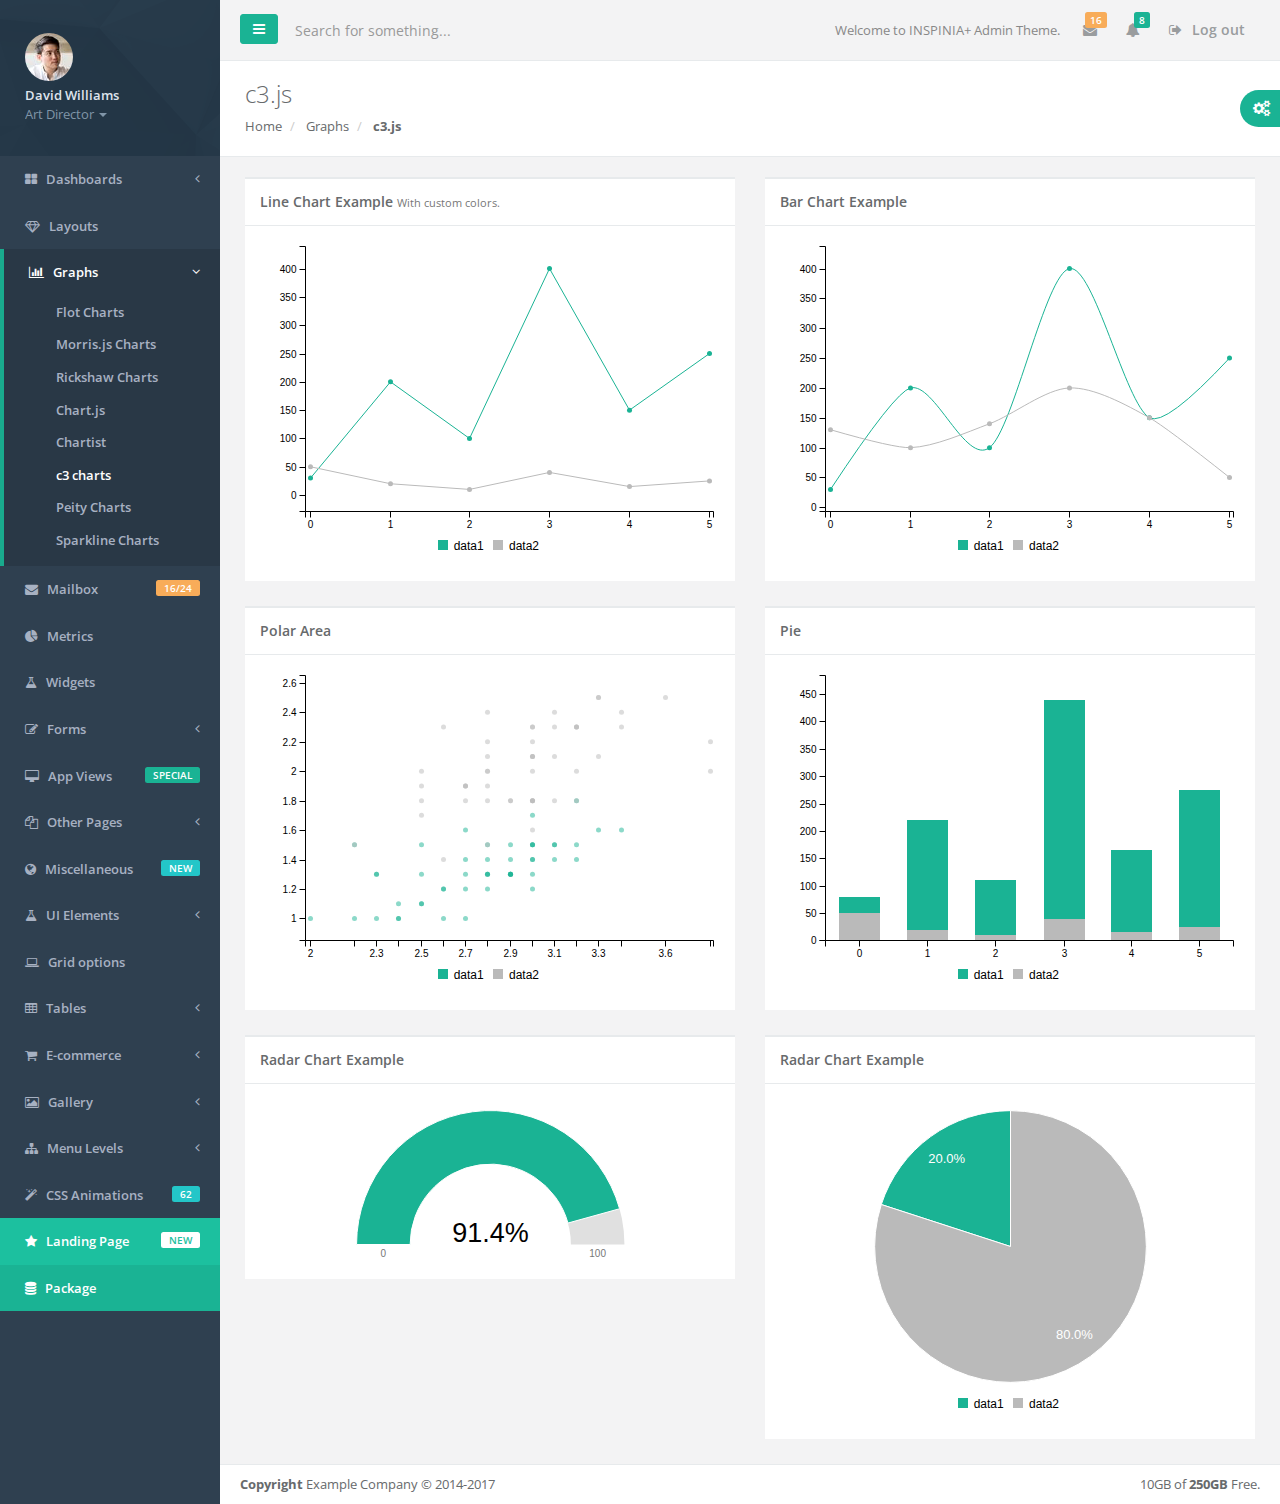
<file: target/test2/ui/c3.html>
<!DOCTYPE html>
<html>

<head>

    <meta charset="utf-8">
    <meta name="viewport" content="width=device-width, initial-scale=1.0">

    <title>INSPINIA | c3.js</title>

    <link href="css/bootstrap.min.css" rel="stylesheet">
    <link href="font-awesome/css/font-awesome.css" rel="stylesheet">

    <!-- c3 Charts -->
    <link href="css/plugins/c3/c3.min.css" rel="stylesheet">

    <link href="css/animate.css" rel="stylesheet">
    <link href="css/style.css" rel="stylesheet">


</head>

<body>
    <div id="wrapper">
    <nav class="navbar-default navbar-static-side" role="navigation">
        <div class="sidebar-collapse">
            <ul class="nav metismenu" id="side-menu">
                <li class="nav-header">
                    <div class="dropdown profile-element"> <span>
                            <img alt="image" class="img-circle" src="img/profile_small.jpg" />
                             </span>
                        <a data-toggle="dropdown" class="dropdown-toggle" href="#">
                            <span class="clear"> <span class="block m-t-xs"> <strong class="font-bold">David Williams</strong>
                             </span> <span class="text-muted text-xs block">Art Director <b class="caret"></b></span> </span> </a>
                        <ul class="dropdown-menu animated fadeInRight m-t-xs">
                            <li><a href="profile.html">Profile</a></li>
                            <li><a href="contacts.html">Contacts</a></li>
                            <li><a href="mailbox.html">Mailbox</a></li>
                            <li class="divider"></li>
                            <li><a href="login.html">Logout</a></li>
                        </ul>
                    </div>
                    <div class="logo-element">
                        IN+
                    </div>
                </li>
                <li>
                    <a href="index.html"><i class="fa fa-th-large"></i> <span class="nav-label">Dashboards</span> <span class="fa arrow"></span></a>
                    <ul class="nav nav-second-level collapse">
                        <li><a href="index.html">Dashboard v.1</a></li>
                        <li><a href="dashboard_2.html">Dashboard v.2</a></li>
                        <li><a href="dashboard_3.html">Dashboard v.3</a></li>
                        <li><a href="dashboard_4_1.html">Dashboard v.4</a></li>
                        <li><a href="dashboard_5.html">Dashboard v.5 </a></li>
                    </ul>
                </li>
                <li>
                    <a href="layouts.html"><i class="fa fa-diamond"></i> <span class="nav-label">Layouts</span></a>
                </li>
                <li class="active">
                    <a href="#"><i class="fa fa-bar-chart-o"></i> <span class="nav-label">Graphs</span><span class="fa arrow"></span></a>
                    <ul class="nav nav-second-level">
                        <li><a href="graph_flot.html">Flot Charts</a></li>
                        <li><a href="graph_morris.html">Morris.js Charts</a></li>
                        <li><a href="graph_rickshaw.html">Rickshaw Charts</a></li>
                        <li><a href="graph_chartjs.html">Chart.js</a></li>
                        <li><a href="graph_chartist.html">Chartist</a></li>
                        <li class="active"><a href="c3.html">c3 charts</a></li>
                        <li><a href="graph_peity.html">Peity Charts</a></li>
                        <li><a href="graph_sparkline.html">Sparkline Charts</a></li>
                    </ul>
                </li>
                <li>
                    <a href="mailbox.html"><i class="fa fa-envelope"></i> <span class="nav-label">Mailbox </span><span class="label label-warning pull-right">16/24</span></a>
                    <ul class="nav nav-second-level collapse">
                        <li><a href="mailbox.html">Inbox</a></li>
                        <li><a href="mail_detail.html">Email view</a></li>
                        <li><a href="mail_compose.html">Compose email</a></li>
                        <li><a href="email_template.html">Email templates</a></li>
                    </ul>
                </li>
                <li>
                    <a href="metrics.html"><i class="fa fa-pie-chart"></i> <span class="nav-label">Metrics</span>  </a>
                </li>
                <li>
                    <a href="widgets.html"><i class="fa fa-flask"></i> <span class="nav-label">Widgets</span></a>
                </li>
                <li>
                    <a href="#"><i class="fa fa-edit"></i> <span class="nav-label">Forms</span><span class="fa arrow"></span></a>
                    <ul class="nav nav-second-level collapse">
                        <li><a href="form_basic.html">Basic form</a></li>
                        <li><a href="form_advanced.html">Advanced Plugins</a></li>
                        <li><a href="form_wizard.html">Wizard</a></li>
                        <li><a href="form_file_upload.html">File Upload</a></li>
                        <li><a href="form_editors.html">Text Editor</a></li>
                        <li><a href="form_autocomplete.html">Autocomplete</a></li>
                        <li><a href="form_markdown.html">Markdown</a></li>
                    </ul>
                </li>
                <li>
                    <a href="#"><i class="fa fa-desktop"></i> <span class="nav-label">App Views</span>  <span class="pull-right label label-primary">SPECIAL</span></a>
                    <ul class="nav nav-second-level collapse">
                        <li><a href="contacts.html">Contacts</a></li>
                        <li><a href="profile.html">Profile</a></li>
                        <li><a href="profile_2.html">Profile v.2</a></li>
                        <li><a href="contacts_2.html">Contacts v.2</a></li>
                        <li><a href="projects.html">Projects</a></li>
                        <li><a href="project_detail.html">Project detail</a></li>
                        <li><a href="activity_stream.html">Activity stream</a></li>
                        <li><a href="teams_board.html">Teams board</a></li>
                        <li><a href="social_feed.html">Social feed</a></li>
                        <li><a href="clients.html">Clients</a></li>
                        <li><a href="full_height.html">Outlook view</a></li>
                        <li><a href="vote_list.html">Vote list</a></li>
                        <li><a href="file_manager.html">File manager</a></li>
                        <li><a href="calendar.html">Calendar</a></li>
                        <li><a href="issue_tracker.html">Issue tracker</a></li>
                        <li><a href="blog.html">Blog</a></li>
                        <li><a href="article.html">Article</a></li>
                        <li><a href="faq.html">FAQ</a></li>
                        <li><a href="timeline.html">Timeline</a></li>
                        <li><a href="pin_board.html">Pin board</a></li>
                    </ul>
                </li>
                <li>
                    <a href="#"><i class="fa fa-files-o"></i> <span class="nav-label">Other Pages</span><span class="fa arrow"></span></a>
                    <ul class="nav nav-second-level collapse">
                        <li><a href="search_results.html">Search results</a></li>
                        <li><a href="lockscreen.html">Lockscreen</a></li>
                        <li><a href="invoice.html">Invoice</a></li>
                        <li><a href="login.html">Login</a></li>
                        <li><a href="login_two_columns.html">Login v.2</a></li>
                        <li><a href="forgot_password.html">Forget password</a></li>
                        <li><a href="register.html">Register</a></li>
                        <li><a href="404.html">404 Page</a></li>
                        <li><a href="500.html">500 Page</a></li>
                        <li><a href="empty_page.html">Empty page</a></li>
                    </ul>
                </li>
                <li>
                    <a href="#"><i class="fa fa-globe"></i> <span class="nav-label">Miscellaneous</span><span class="label label-info pull-right">NEW</span></a>
                    <ul class="nav nav-second-level collapse">
                        <li><a href="toastr_notifications.html">Notification</a></li>
                        <li><a href="nestable_list.html">Nestable list</a></li>
                        <li><a href="agile_board.html">Agile board</a></li>
                        <li><a href="timeline_2.html">Timeline v.2</a></li>
                        <li><a href="diff.html">Diff</a></li>
                        <li><a href="pdf_viewer.html">PDF viewer</a></li>
                        <li><a href="i18support.html">i18 support</a></li>
                        <li><a href="sweetalert.html">Sweet alert</a></li>
                        <li><a href="idle_timer.html">Idle timer</a></li>
                        <li><a href="truncate.html">Truncate</a></li>
                        <li><a href="password_meter.html">Password meter</a></li>
                        <li><a href="spinners.html">Spinners</a></li>
                        <li><a href="spinners_usage.html">Spinners usage</a></li>
                        <li><a href="tinycon.html">Live favicon</a></li>
                        <li><a href="google_maps.html">Google maps</a></li>
                        <li><a href="datamaps.html">Datamaps</a></li>
                        <li><a href="social_buttons.html">Social buttons</a></li>
                        <li><a href="code_editor.html">Code editor</a></li>
                        <li><a href="modal_window.html">Modal window</a></li>
                        <li><a href="clipboard.html">Clipboard</a></li>
                        <li><a href="text_spinners.html">Text spinners</a></li>
                        <li><a href="forum_main.html">Forum view</a></li>
                        <li><a href="validation.html">Validation</a></li>
                        <li><a href="tree_view.html">Tree view</a></li>
                        <li><a href="loading_buttons.html">Loading buttons</a></li>
                        <li><a href="chat_view.html">Chat view</a></li>
                        <li><a href="masonry.html">Masonry</a></li>
                        <li><a href="tour.html">Tour</a></li>
                    </ul>
                </li>
                <li>
                    <a href="#"><i class="fa fa-flask"></i> <span class="nav-label">UI Elements</span><span class="fa arrow"></span></a>
                    <ul class="nav nav-second-level collapse">
                        <li><a href="typography.html">Typography</a></li>
                        <li><a href="icons.html">Icons</a></li>
                        <li><a href="draggable_panels.html">Draggable Panels</a></li> <li><a href="resizeable_panels.html">Resizeable Panels</a></li>
                        <li><a href="buttons.html">Buttons</a></li>
                        <li><a href="video.html">Video</a></li>
                        <li><a href="tabs_panels.html">Panels</a></li>
                        <li><a href="tabs.html">Tabs</a></li>
                        <li><a href="notifications.html">Notifications & Tooltips</a></li>
                        <li><a href="helper_classes.html">Helper css classes</a></li>
                        <li><a href="badges_labels.html">Badges, Labels, Progress</a></li>
                    </ul>
                </li>

                <li>
                    <a href="grid_options.html"><i class="fa fa-laptop"></i> <span class="nav-label">Grid options</span></a>
                </li>
                <li>
                    <a href="#"><i class="fa fa-table"></i> <span class="nav-label">Tables</span><span class="fa arrow"></span></a>
                    <ul class="nav nav-second-level collapse">
                        <li><a href="table_basic.html">Static Tables</a></li>
                        <li><a href="table_data_tables.html">Data Tables</a></li>
                        <li><a href="table_foo_table.html">Foo Tables</a></li>
                        <li><a href="jq_grid.html">jqGrid</a></li>
                    </ul>
                </li>
                <li>
                    <a href="#"><i class="fa fa-shopping-cart"></i> <span class="nav-label">E-commerce</span><span class="fa arrow"></span></a>
                    <ul class="nav nav-second-level collapse">
                        <li><a href="ecommerce_products_grid.html">Products grid</a></li>
                        <li><a href="ecommerce_product_list.html">Products list</a></li>
                        <li><a href="ecommerce_product.html">Product edit</a></li>
                        <li><a href="ecommerce_product_detail.html">Product detail</a></li>
                        <li><a href="ecommerce-cart.html">Cart</a></li>
                        <li><a href="ecommerce-orders.html">Orders</a></li>
                        <li><a href="ecommerce_payments.html">Credit Card form</a></li>
                    </ul>
                </li>
                <li>
                    <a href="#"><i class="fa fa-picture-o"></i> <span class="nav-label">Gallery</span><span class="fa arrow"></span></a>
                    <ul class="nav nav-second-level collapse">
                        <li><a href="basic_gallery.html">Lightbox Gallery</a></li>
                        <li><a href="slick_carousel.html">Slick Carousel</a></li>
                        <li><a href="carousel.html">Bootstrap Carousel</a></li>

                    </ul>
                </li>
                <li>
                    <a href="#"><i class="fa fa-sitemap"></i> <span class="nav-label">Menu Levels </span><span class="fa arrow"></span></a>
                    <ul class="nav nav-second-level collapse">
                        <li>
                            <a href="#">Third Level <span class="fa arrow"></span></a>
                            <ul class="nav nav-third-level">
                                <li>
                                    <a href="#">Third Level Item</a>
                                </li>
                                <li>
                                    <a href="#">Third Level Item</a>
                                </li>
                                <li>
                                    <a href="#">Third Level Item</a>
                                </li>

                            </ul>
                        </li>
                        <li><a href="#">Second Level Item</a></li>
                        <li>
                            <a href="#">Second Level Item</a></li>
                        <li>
                            <a href="#">Second Level Item</a></li>
                    </ul>
                </li>
                <li>
                    <a href="css_animation.html"><i class="fa fa-magic"></i> <span class="nav-label">CSS Animations </span><span class="label label-info pull-right">62</span></a>
                </li>
                <li class="landing_link">
                    <a target="_blank" href="landing.html"><i class="fa fa-star"></i> <span class="nav-label">Landing Page</span> <span class="label label-warning pull-right">NEW</span></a>
                </li>
                <li class="special_link">
                    <a href="package.html"><i class="fa fa-database"></i> <span class="nav-label">Package</span></a>
                </li>
            </ul>

        </div>
    </nav>

        <div id="page-wrapper" class="gray-bg">
        <div class="row border-bottom">
        <nav class="navbar navbar-static-top" role="navigation" style="margin-bottom: 0">
        <div class="navbar-header">
            <a class="navbar-minimalize minimalize-styl-2 btn btn-primary " href="#"><i class="fa fa-bars"></i> </a>
            <form role="search" class="navbar-form-custom" action="search_results.html">
                <div class="form-group">
                    <input type="text" placeholder="Search for something..." class="form-control" name="top-search" id="top-search">
                </div>
            </form>
        </div>
            <ul class="nav navbar-top-links navbar-right">
                <li>
                    <span class="m-r-sm text-muted welcome-message">Welcome to INSPINIA+ Admin Theme.</span>
                </li>
                <li class="dropdown">
                    <a class="dropdown-toggle count-info" data-toggle="dropdown" href="#">
                        <i class="fa fa-envelope"></i>  <span class="label label-warning">16</span>
                    </a>
                    <ul class="dropdown-menu dropdown-messages">
                        <li>
                            <div class="dropdown-messages-box">
                                <a href="profile.html" class="pull-left">
                                    <img alt="image" class="img-circle" src="img/a7.jpg">
                                </a>
                                <div class="media-body">
                                    <small class="pull-right">46h ago</small>
                                    <strong>Mike Loreipsum</strong> started following <strong>Monica Smith</strong>. <br>
                                    <small class="text-muted">3 days ago at 7:58 pm - 10.06.2014</small>
                                </div>
                            </div>
                        </li>
                        <li class="divider"></li>
                        <li>
                            <div class="dropdown-messages-box">
                                <a href="profile.html" class="pull-left">
                                    <img alt="image" class="img-circle" src="img/a4.jpg">
                                </a>
                                <div class="media-body ">
                                    <small class="pull-right text-navy">5h ago</small>
                                    <strong>Chris Johnatan Overtunk</strong> started following <strong>Monica Smith</strong>. <br>
                                    <small class="text-muted">Yesterday 1:21 pm - 11.06.2014</small>
                                </div>
                            </div>
                        </li>
                        <li class="divider"></li>
                        <li>
                            <div class="dropdown-messages-box">
                                <a href="profile.html" class="pull-left">
                                    <img alt="image" class="img-circle" src="img/profile.jpg">
                                </a>
                                <div class="media-body ">
                                    <small class="pull-right">23h ago</small>
                                    <strong>Monica Smith</strong> love <strong>Kim Smith</strong>. <br>
                                    <small class="text-muted">2 days ago at 2:30 am - 11.06.2014</small>
                                </div>
                            </div>
                        </li>
                        <li class="divider"></li>
                        <li>
                            <div class="text-center link-block">
                                <a href="mailbox.html">
                                    <i class="fa fa-envelope"></i> <strong>Read All Messages</strong>
                                </a>
                            </div>
                        </li>
                    </ul>
                </li>
                <li class="dropdown">
                    <a class="dropdown-toggle count-info" data-toggle="dropdown" href="#">
                        <i class="fa fa-bell"></i>  <span class="label label-primary">8</span>
                    </a>
                    <ul class="dropdown-menu dropdown-alerts">
                        <li>
                            <a href="mailbox.html">
                                <div>
                                    <i class="fa fa-envelope fa-fw"></i> You have 16 messages
                                    <span class="pull-right text-muted small">4 minutes ago</span>
                                </div>
                            </a>
                        </li>
                        <li class="divider"></li>
                        <li>
                            <a href="profile.html">
                                <div>
                                    <i class="fa fa-twitter fa-fw"></i> 3 New Followers
                                    <span class="pull-right text-muted small">12 minutes ago</span>
                                </div>
                            </a>
                        </li>
                        <li class="divider"></li>
                        <li>
                            <a href="grid_options.html">
                                <div>
                                    <i class="fa fa-upload fa-fw"></i> Server Rebooted
                                    <span class="pull-right text-muted small">4 minutes ago</span>
                                </div>
                            </a>
                        </li>
                        <li class="divider"></li>
                        <li>
                            <div class="text-center link-block">
                                <a href="notifications.html">
                                    <strong>See All Alerts</strong>
                                    <i class="fa fa-angle-right"></i>
                                </a>
                            </div>
                        </li>
                    </ul>
                </li>


                <li>
                    <a href="login.html">
                        <i class="fa fa-sign-out"></i> Log out
                    </a>
                </li>
            </ul>

        </nav>
        </div>
        <div class="row wrapper border-bottom white-bg page-heading">
            <div class="col-lg-10">
                <h2>c3.js</h2>
                <ol class="breadcrumb">
                    <li>
                        <a href="index.html">Home</a>
                    </li>
                    <li>
                        <a>Graphs</a>
                    </li>
                    <li class="active">
                        <strong>c3.js</strong>
                    </li>
                </ol>
            </div>
            <div class="col-lg-2">

            </div>
        </div>
        <div class="wrapper wrapper-content animated fadeInRight">
            <div class="row">
                <div class="col-lg-6">
                    <div class="ibox float-e-margins">
                        <div class="ibox-title">
                            <h5>Line Chart Example
                                <small>With custom colors.</small>
                            </h5>
                        </div>
                        <div class="ibox-content">
                            <div>
                                <div id="lineChart"></div>
                            </div>
                        </div>
                    </div>
                </div>
                <div class="col-lg-6">
                    <div class="ibox float-e-margins">
                        <div class="ibox-title">
                            <h5>Bar Chart Example</h5>
                        </div>
                        <div class="ibox-content">
                            <div>
                                <div id="slineChart" ></div>
                            </div>
                        </div>
                    </div>
                </div>
            </div>
            <div class="row">
                <div class="col-lg-6">
                    <div class="ibox float-e-margins">
                        <div class="ibox-title">
                            <h5>Polar Area</h5>

                        </div>
                        <div class="ibox-content">
                            <div class="text-center">
                                <div id="scatter"></div>
                            </div>
                        </div>
                    </div>
                </div>
                <div class="col-lg-6">
                    <div class="ibox float-e-margins">
                        <div class="ibox-title">
                            <h5>Pie </h5>

                        </div>
                        <div class="ibox-content">
                            <div>
                                <div id="stocked"></div>
                            </div>
                        </div>
                    </div>
                </div>
            </div>
            <div class="row">
                <div class="col-lg-6">
                    <div class="ibox float-e-margins">
                        <div class="ibox-title">
                            <h5>Radar Chart Example</h5>
                        </div>
                        <div class="ibox-content">
                            <div>
                                <div id="gauge"></div>
                            </div>
                        </div>
                    </div>
                </div>
                <div class="col-lg-6">
                    <div class="ibox float-e-margins">
                        <div class="ibox-title">
                            <h5>Radar Chart Example</h5>
                        </div>
                        <div class="ibox-content">
                            <div>
                                <div id="pie"></div>
                            </div>
                        </div>
                    </div>
                </div>
            </div>
        </div>
        <div class="footer">
            <div class="pull-right">
                10GB of <strong>250GB</strong> Free.
            </div>
            <div>
                <strong>Copyright</strong> Example Company &copy; 2014-2017
            </div>
        </div>

        </div>
        </div>



    <!-- Mainly scripts -->
    <script src="js/jquery-3.1.1.min.js"></script>
    <script src="js/bootstrap.min.js"></script>
    <script src="js/plugins/metisMenu/jquery.metisMenu.js"></script>
    <script src="js/plugins/slimscroll/jquery.slimscroll.min.js"></script>

    <!-- Custom and plugin javascript -->
    <script src="js/inspinia.js"></script>
    <script src="js/plugins/pace/pace.min.js"></script>

    <!-- d3 and c3 charts -->
    <script src="js/plugins/d3/d3.min.js"></script>
    <script src="js/plugins/c3/c3.min.js"></script>

    <script>

        $(document).ready(function () {

            c3.generate({
                bindto: '#lineChart',
                data:{
                    columns: [
                        ['data1', 30, 200, 100, 400, 150, 250],
                        ['data2', 50, 20, 10, 40, 15, 25]
                    ],
                    colors:{
                        data1: '#1ab394',
                        data2: '#BABABA'
                    }
                }
            });

            c3.generate({
                bindto: '#slineChart',
                data:{
                    columns: [
                        ['data1', 30, 200, 100, 400, 150, 250],
                        ['data2', 130, 100, 140, 200, 150, 50]
                    ],
                    colors:{
                        data1: '#1ab394',
                        data2: '#BABABA'
                    },
                    type: 'spline'
                }
            });

            c3.generate({
                bindto: '#scatter',
                data:{
                    xs:{
                        data1: 'data1_x',
                        data2: 'data2_x'
                    },
                    columns: [
                        ["data1_x", 3.2, 3.2, 3.1, 2.3, 2.8, 2.8, 3.3, 2.4, 2.9, 2.7, 2.0, 3.0, 2.2, 2.9, 2.9, 3.1, 3.0, 2.7, 2.2, 2.5, 3.2, 2.8, 2.5, 2.8, 2.9, 3.0, 2.8, 3.0, 2.9, 2.6, 2.4, 2.4, 2.7, 2.7, 3.0, 3.4, 3.1, 2.3, 3.0, 2.5, 2.6, 3.0, 2.6, 2.3, 2.7, 3.0, 2.9, 2.9, 2.5, 2.8],
                        ["data2_x", 3.3, 2.7, 3.0, 2.9, 3.0, 3.0, 2.5, 2.9, 2.5, 3.6, 3.2, 2.7, 3.0, 2.5, 2.8, 3.2, 3.0, 3.8, 2.6, 2.2, 3.2, 2.8, 2.8, 2.7, 3.3, 3.2, 2.8, 3.0, 2.8, 3.0, 2.8, 3.8, 2.8, 2.8, 2.6, 3.0, 3.4, 3.1, 3.0, 3.1, 3.1, 3.1, 2.7, 3.2, 3.3, 3.0, 2.5, 3.0, 3.4, 3.0],
                        ["data1", 1.4, 1.5, 1.5, 1.3, 1.5, 1.3, 1.6, 1.0, 1.3, 1.4, 1.0, 1.5, 1.0, 1.4, 1.3, 1.4, 1.5, 1.0, 1.5, 1.1, 1.8, 1.3, 1.5, 1.2, 1.3, 1.4, 1.4, 1.7, 1.5, 1.0, 1.1, 1.0, 1.2, 1.6, 1.5, 1.6, 1.5, 1.3, 1.3, 1.3, 1.2, 1.4, 1.2, 1.0, 1.3, 1.2, 1.3, 1.3, 1.1, 1.3],
                        ["data2", 2.5, 1.9, 2.1, 1.8, 2.2, 2.1, 1.7, 1.8, 1.8, 2.5, 2.0, 1.9, 2.1, 2.0, 2.4, 2.3, 1.8, 2.2, 2.3, 1.5, 2.3, 2.0, 2.0, 1.8, 2.1, 1.8, 1.8, 1.8, 2.1, 1.6, 1.9, 2.0, 2.2, 1.5, 1.4, 2.3, 2.4, 1.8, 1.8, 2.1, 2.4, 2.3, 1.9, 2.3, 2.5, 2.3, 1.9, 2.0, 2.3, 1.8]
                    ],
                    colors:{
                        data1: '#1ab394',
                        data2: '#BABABA'
                    },
                    type: 'scatter'
                }
            });

            c3.generate({
                bindto: '#stocked',
                data:{
                    columns: [
                        ['data1', 30,200,100,400,150,250],
                        ['data2', 50,20,10,40,15,25]
                    ],
                    colors:{
                        data1: '#1ab394',
                        data2: '#BABABA'
                    },
                    type: 'bar',
                    groups: [
                        ['data1', 'data2']
                    ]
                }
            });

            c3.generate({
                bindto: '#gauge',
                data:{
                    columns: [
                        ['data', 91.4]
                    ],

                    type: 'gauge'
                },
                color:{
                    pattern: ['#1ab394', '#BABABA']

                }
            });

            c3.generate({
                bindto: '#pie',
                data:{
                    columns: [
                        ['data1', 30],
                        ['data2', 120]
                    ],
                    colors:{
                        data1: '#1ab394',
                        data2: '#BABABA'
                    },
                    type : 'pie'
                }
            });

        });

    </script>

</body>

</html>
</file>
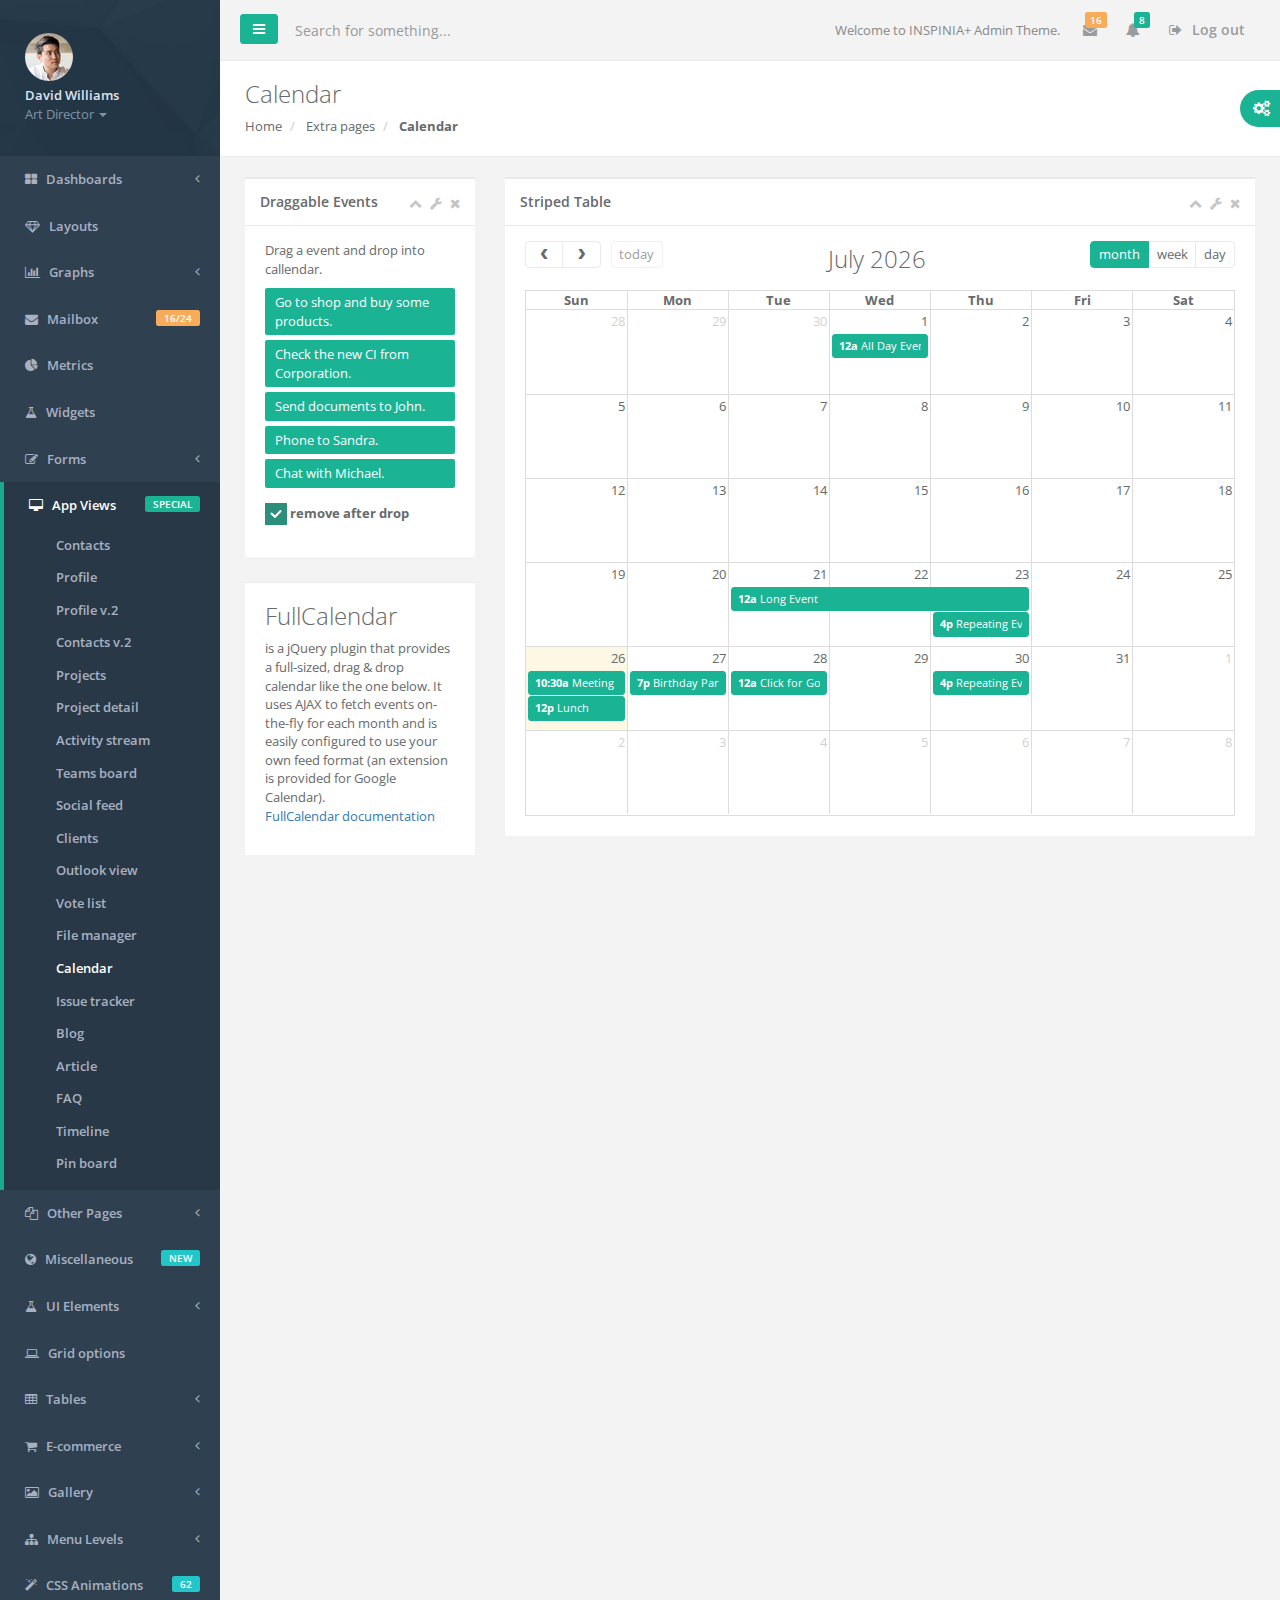
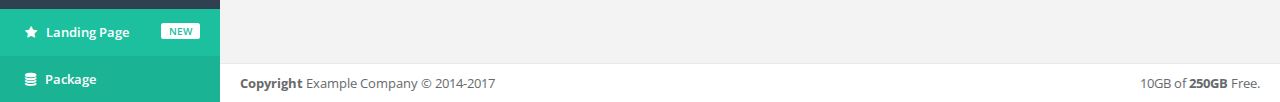
<file: target/test2/ui/calendar.html>
<!DOCTYPE html>
<html>

<head>

    <meta charset="utf-8">
    <meta name="viewport" content="width=device-width, initial-scale=1.0">

    <title>INSPINIA | Calendar</title>

    <link href="css/bootstrap.min.css" rel="stylesheet">
    <link href="font-awesome/css/font-awesome.css" rel="stylesheet">

    <link href="css/plugins/iCheck/custom.css" rel="stylesheet">

    <link href="css/plugins/fullcalendar/fullcalendar.css" rel="stylesheet">
    <link href="css/plugins/fullcalendar/fullcalendar.print.css" rel='stylesheet' media='print'>

    <link href="css/animate.css" rel="stylesheet">
    <link href="css/style.css" rel="stylesheet">

</head>

<body>

<div id="wrapper">

<nav class="navbar-default navbar-static-side" role="navigation">
    <div class="sidebar-collapse">
        <ul class="nav metismenu" id="side-menu">
            <li class="nav-header">
                <div class="dropdown profile-element"> <span>
                            <img alt="image" class="img-circle" src="img/profile_small.jpg" />
                             </span>
                    <a data-toggle="dropdown" class="dropdown-toggle" href="#">
                            <span class="clear"> <span class="block m-t-xs"> <strong class="font-bold">David Williams</strong>
                             </span> <span class="text-muted text-xs block">Art Director <b class="caret"></b></span> </span> </a>
                    <ul class="dropdown-menu animated fadeInRight m-t-xs">
                        <li><a href="profile.html">Profile</a></li>
                        <li><a href="contacts.html">Contacts</a></li>
                        <li><a href="mailbox.html">Mailbox</a></li>
                        <li class="divider"></li>
                        <li><a href="login.html">Logout</a></li>
                    </ul>
                </div>
                <div class="logo-element">
                    IN+
                </div>
            </li>
            <li>
                <a href="index.html"><i class="fa fa-th-large"></i> <span class="nav-label">Dashboards</span> <span class="fa arrow"></span></a>
                <ul class="nav nav-second-level collapse">
                    <li><a href="index.html">Dashboard v.1</a></li>
                    <li><a href="dashboard_2.html">Dashboard v.2</a></li>
                    <li><a href="dashboard_3.html">Dashboard v.3</a></li>
                    <li><a href="dashboard_4_1.html">Dashboard v.4</a></li>
                    <li><a href="dashboard_5.html">Dashboard v.5 </a></li>
                </ul>
            </li>
            <li>
                <a href="layouts.html"><i class="fa fa-diamond"></i> <span class="nav-label">Layouts</span></a>
            </li>
            <li>
                <a href="#"><i class="fa fa-bar-chart-o"></i> <span class="nav-label">Graphs</span><span class="fa arrow"></span></a>
                <ul class="nav nav-second-level collapse">
                    <li><a href="graph_flot.html">Flot Charts</a></li>
                    <li><a href="graph_morris.html">Morris.js Charts</a></li>
                    <li><a href="graph_rickshaw.html">Rickshaw Charts</a></li>
                    <li><a href="graph_chartjs.html">Chart.js</a></li>
                    <li><a href="graph_chartist.html">Chartist</a></li>
                    <li><a href="c3.html">c3 charts</a></li>
                    <li><a href="graph_peity.html">Peity Charts</a></li>
                    <li><a href="graph_sparkline.html">Sparkline Charts</a></li>
                </ul>
            </li>
            <li>
                <a href="mailbox.html"><i class="fa fa-envelope"></i> <span class="nav-label">Mailbox </span><span class="label label-warning pull-right">16/24</span></a>
                <ul class="nav nav-second-level collapse">
                    <li><a href="mailbox.html">Inbox</a></li>
                    <li><a href="mail_detail.html">Email view</a></li>
                    <li><a href="mail_compose.html">Compose email</a></li>
                    <li><a href="email_template.html">Email templates</a></li>
                </ul>
            </li>
            <li>
                <a href="metrics.html"><i class="fa fa-pie-chart"></i> <span class="nav-label">Metrics</span>  </a>
            </li>
            <li>
                <a href="widgets.html"><i class="fa fa-flask"></i> <span class="nav-label">Widgets</span></a>
            </li>
            <li>
                <a href="#"><i class="fa fa-edit"></i> <span class="nav-label">Forms</span><span class="fa arrow"></span></a>
                <ul class="nav nav-second-level collapse">
                    <li><a href="form_basic.html">Basic form</a></li>
                    <li><a href="form_advanced.html">Advanced Plugins</a></li>
                    <li><a href="form_wizard.html">Wizard</a></li>
                    <li><a href="form_file_upload.html">File Upload</a></li>
                    <li><a href="form_editors.html">Text Editor</a></li>
                        <li><a href="form_autocomplete.html">Autocomplete</a></li>
                    <li><a href="form_markdown.html">Markdown</a></li>
                </ul>
            </li>
            <li class="active">
                <a href="#"><i class="fa fa-desktop"></i> <span class="nav-label">App Views</span>  <span class="pull-right label label-primary">SPECIAL</span></a>
                <ul class="nav nav-second-level">
                    <li><a href="contacts.html">Contacts</a></li>
                    <li><a href="profile.html">Profile</a></li>
                    <li><a href="profile_2.html">Profile v.2</a></li>
                    <li><a href="contacts_2.html">Contacts v.2</a></li>
                    <li><a href="projects.html">Projects</a></li>
                    <li><a href="project_detail.html">Project detail</a></li>
                        <li><a href="activity_stream.html">Activity stream</a></li>
                    <li><a href="teams_board.html">Teams board</a></li>
                    <li><a href="social_feed.html">Social feed</a></li>
                    <li><a href="clients.html">Clients</a></li>
                    <li><a href="full_height.html">Outlook view</a></li>
                    <li><a href="vote_list.html">Vote list</a></li>
                    <li><a href="file_manager.html">File manager</a></li>
                    <li class="active"><a href="calendar.html">Calendar</a></li>
                    <li><a href="issue_tracker.html">Issue tracker</a></li>
                    <li><a href="blog.html">Blog</a></li>
                    <li><a href="article.html">Article</a></li>
                    <li><a href="faq.html">FAQ</a></li>
                    <li><a href="timeline.html">Timeline</a></li>
                    <li><a href="pin_board.html">Pin board</a></li>
                </ul>
            </li>
            <li>
                <a href="#"><i class="fa fa-files-o"></i> <span class="nav-label">Other Pages</span><span class="fa arrow"></span></a>
                <ul class="nav nav-second-level collapse">
                    <li><a href="search_results.html">Search results</a></li>
                    <li><a href="lockscreen.html">Lockscreen</a></li>
                    <li><a href="invoice.html">Invoice</a></li>
                    <li><a href="login.html">Login</a></li>
                    <li><a href="login_two_columns.html">Login v.2</a></li>
                    <li><a href="forgot_password.html">Forget password</a></li>
                    <li><a href="register.html">Register</a></li>
                    <li><a href="404.html">404 Page</a></li>
                    <li><a href="500.html">500 Page</a></li>
                    <li><a href="empty_page.html">Empty page</a></li>
                </ul>
            </li>
            <li>
                <a href="#"><i class="fa fa-globe"></i> <span class="nav-label">Miscellaneous</span><span class="label label-info pull-right">NEW</span></a>
                <ul class="nav nav-second-level collapse">
                    <li><a href="toastr_notifications.html">Notification</a></li>
                    <li><a href="nestable_list.html">Nestable list</a></li>
                    <li><a href="agile_board.html">Agile board</a></li>
                    <li><a href="timeline_2.html">Timeline v.2</a></li>
                    <li><a href="diff.html">Diff</a></li>
                        <li><a href="pdf_viewer.html">PDF viewer</a></li>
                    <li><a href="i18support.html">i18 support</a></li>
                    <li><a href="sweetalert.html">Sweet alert</a></li>
                    <li><a href="idle_timer.html">Idle timer</a></li>
                    <li><a href="truncate.html">Truncate</a></li>
                        <li><a href="password_meter.html">Password meter</a></li>
                    <li><a href="spinners.html">Spinners</a></li>
                        <li><a href="spinners_usage.html">Spinners usage</a></li>
                    <li><a href="tinycon.html">Live favicon</a></li>
                    <li><a href="google_maps.html">Google maps</a></li>
                        <li><a href="datamaps.html">Datamaps</a></li>
                        <li><a href="social_buttons.html">Social buttons</a></li>
                    <li><a href="code_editor.html">Code editor</a></li>
                    <li><a href="modal_window.html">Modal window</a></li>
                    <li><a href="clipboard.html">Clipboard</a></li>
                        <li><a href="text_spinners.html">Text spinners</a></li>
                    <li><a href="forum_main.html">Forum view</a></li>
                    <li><a href="validation.html">Validation</a></li>
                    <li><a href="tree_view.html">Tree view</a></li>
                    <li><a href="loading_buttons.html">Loading buttons</a></li>
                    <li><a href="chat_view.html">Chat view</a></li>
                    <li><a href="masonry.html">Masonry</a></li>
                    <li><a href="tour.html">Tour</a></li>
                </ul>
            </li>
            <li>
                <a href="#"><i class="fa fa-flask"></i> <span class="nav-label">UI Elements</span><span class="fa arrow"></span></a>
                <ul class="nav nav-second-level collapse">
                    <li><a href="typography.html">Typography</a></li>
                    <li><a href="icons.html">Icons</a></li>
                    <li><a href="draggable_panels.html">Draggable Panels</a></li> <li><a href="resizeable_panels.html">Resizeable Panels</a></li>
                    <li><a href="buttons.html">Buttons</a></li>
                    <li><a href="video.html">Video</a></li>
                    <li><a href="tabs_panels.html">Panels</a></li>
                    <li><a href="tabs.html">Tabs</a></li>
                    <li><a href="notifications.html">Notifications & Tooltips</a></li>
                        <li><a href="helper_classes.html">Helper css classes</a></li>
                    <li><a href="badges_labels.html">Badges, Labels, Progress</a></li>
                </ul>
            </li>

            <li>
                <a href="grid_options.html"><i class="fa fa-laptop"></i> <span class="nav-label">Grid options</span></a>
            </li>
            <li>
                <a href="#"><i class="fa fa-table"></i> <span class="nav-label">Tables</span><span class="fa arrow"></span></a>
                <ul class="nav nav-second-level collapse">
                    <li><a href="table_basic.html">Static Tables</a></li>
                    <li><a href="table_data_tables.html">Data Tables</a></li>
                    <li><a href="table_foo_table.html">Foo Tables</a></li>
                    <li><a href="jq_grid.html">jqGrid</a></li>
                </ul>
            </li>
            <li>
                <a href="#"><i class="fa fa-shopping-cart"></i> <span class="nav-label">E-commerce</span><span class="fa arrow"></span></a>
                <ul class="nav nav-second-level collapse">
                    <li><a href="ecommerce_products_grid.html">Products grid</a></li>
                    <li><a href="ecommerce_product_list.html">Products list</a></li>
                    <li><a href="ecommerce_product.html">Product edit</a></li>
                    <li><a href="ecommerce_product_detail.html">Product detail</a></li>
                    <li><a href="ecommerce-cart.html">Cart</a></li>
                    <li><a href="ecommerce-orders.html">Orders</a></li>
                    <li><a href="ecommerce_payments.html">Credit Card form</a></li>
                </ul>
            </li>
            <li>
                <a href="#"><i class="fa fa-picture-o"></i> <span class="nav-label">Gallery</span><span class="fa arrow"></span></a>
                <ul class="nav nav-second-level collapse">
                    <li><a href="basic_gallery.html">Lightbox Gallery</a></li>
                    <li><a href="slick_carousel.html">Slick Carousel</a></li>
                    <li><a href="carousel.html">Bootstrap Carousel</a></li>

                </ul>
            </li>
            <li>
                <a href="#"><i class="fa fa-sitemap"></i> <span class="nav-label">Menu Levels </span><span class="fa arrow"></span></a>
                <ul class="nav nav-second-level collapse">
                    <li>
                        <a href="#">Third Level <span class="fa arrow"></span></a>
                        <ul class="nav nav-third-level">
                            <li>
                                <a href="#">Third Level Item</a>
                            </li>
                            <li>
                                <a href="#">Third Level Item</a>
                            </li>
                            <li>
                                <a href="#">Third Level Item</a>
                            </li>

                        </ul>
                    </li>
                    <li><a href="#">Second Level Item</a></li>
                    <li>
                        <a href="#">Second Level Item</a></li>
                    <li>
                        <a href="#">Second Level Item</a></li>
                </ul>
            </li>
            <li>
                <a href="css_animation.html"><i class="fa fa-magic"></i> <span class="nav-label">CSS Animations </span><span class="label label-info pull-right">62</span></a>
            </li>
            <li class="landing_link">
                <a target="_blank" href="landing.html"><i class="fa fa-star"></i> <span class="nav-label">Landing Page</span> <span class="label label-warning pull-right">NEW</span></a>
            </li>
            <li class="special_link">
                <a href="package.html"><i class="fa fa-database"></i> <span class="nav-label">Package</span></a>
            </li>
        </ul>

    </div>
</nav>

<div id="page-wrapper" class="gray-bg">
<div class="row border-bottom">
    <nav class="navbar navbar-static-top" role="navigation" style="margin-bottom: 0">
        <div class="navbar-header">
            <a class="navbar-minimalize minimalize-styl-2 btn btn-primary " href="#"><i class="fa fa-bars"></i> </a>
            <form role="search" class="navbar-form-custom" action="search_results.html">
                <div class="form-group">
                    <input type="text" placeholder="Search for something..." class="form-control" name="top-search" id="top-search">
                </div>
            </form>
        </div>
        <ul class="nav navbar-top-links navbar-right">
            <li>
                <span class="m-r-sm text-muted welcome-message">Welcome to INSPINIA+ Admin Theme.</span>
            </li>
            <li class="dropdown">
                <a class="dropdown-toggle count-info" data-toggle="dropdown" href="#">
                    <i class="fa fa-envelope"></i>  <span class="label label-warning">16</span>
                </a>
                <ul class="dropdown-menu dropdown-messages">
                    <li>
                        <div class="dropdown-messages-box">
                            <a href="profile.html" class="pull-left">
                                <img alt="image" class="img-circle" src="img/a7.jpg">
                            </a>
                            <div class="media-body">
                                <small class="pull-right">46h ago</small>
                                <strong>Mike Loreipsum</strong> started following <strong>Monica Smith</strong>. <br>
                                <small class="text-muted">3 days ago at 7:58 pm - 10.06.2014</small>
                            </div>
                        </div>
                    </li>
                    <li class="divider"></li>
                    <li>
                        <div class="dropdown-messages-box">
                            <a href="profile.html" class="pull-left">
                                <img alt="image" class="img-circle" src="img/a4.jpg">
                            </a>
                            <div class="media-body ">
                                <small class="pull-right text-navy">5h ago</small>
                                <strong>Chris Johnatan Overtunk</strong> started following <strong>Monica Smith</strong>. <br>
                                <small class="text-muted">Yesterday 1:21 pm - 11.06.2014</small>
                            </div>
                        </div>
                    </li>
                    <li class="divider"></li>
                    <li>
                        <div class="dropdown-messages-box">
                            <a href="profile.html" class="pull-left">
                                <img alt="image" class="img-circle" src="img/profile.jpg">
                            </a>
                            <div class="media-body ">
                                <small class="pull-right">23h ago</small>
                                <strong>Monica Smith</strong> love <strong>Kim Smith</strong>. <br>
                                <small class="text-muted">2 days ago at 2:30 am - 11.06.2014</small>
                            </div>
                        </div>
                    </li>
                    <li class="divider"></li>
                    <li>
                        <div class="text-center link-block">
                            <a href="mailbox.html">
                                <i class="fa fa-envelope"></i> <strong>Read All Messages</strong>
                            </a>
                        </div>
                    </li>
                </ul>
            </li>
            <li class="dropdown">
                <a class="dropdown-toggle count-info" data-toggle="dropdown" href="#">
                    <i class="fa fa-bell"></i>  <span class="label label-primary">8</span>
                </a>
                <ul class="dropdown-menu dropdown-alerts">
                    <li>
                        <a href="mailbox.html">
                            <div>
                                <i class="fa fa-envelope fa-fw"></i> You have 16 messages
                                <span class="pull-right text-muted small">4 minutes ago</span>
                            </div>
                        </a>
                    </li>
                    <li class="divider"></li>
                    <li>
                        <a href="profile.html">
                            <div>
                                <i class="fa fa-twitter fa-fw"></i> 3 New Followers
                                <span class="pull-right text-muted small">12 minutes ago</span>
                            </div>
                        </a>
                    </li>
                    <li class="divider"></li>
                    <li>
                        <a href="grid_options.html">
                            <div>
                                <i class="fa fa-upload fa-fw"></i> Server Rebooted
                                <span class="pull-right text-muted small">4 minutes ago</span>
                            </div>
                        </a>
                    </li>
                    <li class="divider"></li>
                    <li>
                        <div class="text-center link-block">
                            <a href="notifications.html">
                                <strong>See All Alerts</strong>
                                <i class="fa fa-angle-right"></i>
                            </a>
                        </div>
                    </li>
                </ul>
            </li>


            <li>
                <a href="login.html">
                    <i class="fa fa-sign-out"></i> Log out
                </a>
            </li>
        </ul>

    </nav>
</div>
<div class="row wrapper border-bottom white-bg page-heading">
    <div class="col-lg-8">
        <h2>Calendar</h2>
        <ol class="breadcrumb">
            <li>
                <a href="index.html">Home</a>
            </li>
            <li>
                Extra pages
            </li>
            <li class="active">
                <strong>Calendar</strong>
            </li>
        </ol>
    </div>
</div>
<div class="wrapper wrapper-content">
    <div class="row animated fadeInDown">
        <div class="col-lg-3">
            <div class="ibox float-e-margins">
                <div class="ibox-title">
                    <h5>Draggable Events</h5>
                    <div class="ibox-tools">
                        <a class="collapse-link">
                            <i class="fa fa-chevron-up"></i>
                        </a>
                        <a class="dropdown-toggle" data-toggle="dropdown" href="#">
                            <i class="fa fa-wrench"></i>
                        </a>
                        <ul class="dropdown-menu dropdown-user">
                            <li><a href="#">Config option 1</a>
                            </li>
                            <li><a href="#">Config option 2</a>
                            </li>
                        </ul>
                        <a class="close-link">
                            <i class="fa fa-times"></i>
                        </a>
                    </div>
                </div>
                <div class="ibox-content">
                    <div id='external-events'>
                        <p>Drag a event and drop into callendar.</p>
                        <div class='external-event navy-bg'>Go to shop and buy some products.</div>
                        <div class='external-event navy-bg'>Check the new CI from Corporation.</div>
                        <div class='external-event navy-bg'>Send documents to John.</div>
                        <div class='external-event navy-bg'>Phone to Sandra.</div>
                        <div class='external-event navy-bg'>Chat with Michael.</div>
                        <p class="m-t">
                            <input type='checkbox' id='drop-remove' class="i-checks" checked /> <label for='drop-remove'>remove after drop</label>
                        </p>
                    </div>
                </div>
            </div>
            <div class="ibox float-e-margins">
                <div class="ibox-content">
                    <h2>FullCalendar</h2> is a jQuery plugin that provides a full-sized, drag & drop calendar like the one below. It uses AJAX to fetch events on-the-fly for each month and is
                    easily configured to use your own feed format (an extension is provided for Google Calendar).
                    <p>
                        <a href="http://arshaw.com/fullcalendar/" target="_blank">FullCalendar documentation</a>
                    </p>
                </div>
            </div>
        </div>
        <div class="col-lg-9">
            <div class="ibox float-e-margins">
                <div class="ibox-title">
                    <h5>Striped Table </h5>
                    <div class="ibox-tools">
                        <a class="collapse-link">
                            <i class="fa fa-chevron-up"></i>
                        </a>
                        <a class="dropdown-toggle" data-toggle="dropdown" href="#">
                            <i class="fa fa-wrench"></i>
                        </a>
                        <ul class="dropdown-menu dropdown-user">
                            <li><a href="#">Config option 1</a>
                            </li>
                            <li><a href="#">Config option 2</a>
                            </li>
                        </ul>
                        <a class="close-link">
                            <i class="fa fa-times"></i>
                        </a>
                    </div>
                </div>
                <div class="ibox-content">
                    <div id="calendar"></div>
                </div>
            </div>
        </div>
    </div>
</div>
<div class="footer">
    <div class="pull-right">
        10GB of <strong>250GB</strong> Free.
    </div>
    <div>
        <strong>Copyright</strong> Example Company &copy; 2014-2017
    </div>
</div>

</div>
</div>

<!-- Mainly scripts -->
<script src="js/plugins/fullcalendar/moment.min.js"></script>
<script src="js/jquery-3.1.1.min.js"></script>
<script src="js/bootstrap.min.js"></script>
<script src="js/plugins/metisMenu/jquery.metisMenu.js"></script>
<script src="js/plugins/slimscroll/jquery.slimscroll.min.js"></script>

<!-- Custom and plugin javascript -->
<script src="js/inspinia.js"></script>
<script src="js/plugins/pace/pace.min.js"></script>

<!-- jQuery UI  -->
<script src="js/plugins/jquery-ui/jquery-ui.min.js"></script>

<!-- iCheck -->
<script src="js/plugins/iCheck/icheck.min.js"></script>

<!-- Full Calendar -->
<script src="js/plugins/fullcalendar/fullcalendar.min.js"></script>

<script>

    $(document).ready(function() {

            $('.i-checks').iCheck({
                checkboxClass: 'icheckbox_square-green',
                radioClass: 'iradio_square-green'
            });

        /* initialize the external events
         -----------------------------------------------------------------*/


        $('#external-events div.external-event').each(function() {

            // store data so the calendar knows to render an event upon drop
            $(this).data('event', {
                title: $.trim($(this).text()), // use the element's text as the event title
                stick: true // maintain when user navigates (see docs on the renderEvent method)
            });

            // make the event draggable using jQuery UI
            $(this).draggable({
                zIndex: 1111999,
                revert: true,      // will cause the event to go back to its
                revertDuration: 0  //  original position after the drag
            });

        });


        /* initialize the calendar
         -----------------------------------------------------------------*/
        var date = new Date();
        var d = date.getDate();
        var m = date.getMonth();
        var y = date.getFullYear();

        $('#calendar').fullCalendar({
            header: {
                left: 'prev,next today',
                center: 'title',
                right: 'month,agendaWeek,agendaDay'
            },
            editable: true,
            droppable: true, // this allows things to be dropped onto the calendar
            drop: function() {
                // is the "remove after drop" checkbox checked?
                if ($('#drop-remove').is(':checked')) {
                    // if so, remove the element from the "Draggable Events" list
                    $(this).remove();
                }
            },
            events: [
                {
                    title: 'All Day Event',
                    start: new Date(y, m, 1)
                },
                {
                    title: 'Long Event',
                    start: new Date(y, m, d-5),
                    end: new Date(y, m, d-2)
                },
                {
                    id: 999,
                    title: 'Repeating Event',
                    start: new Date(y, m, d-3, 16, 0),
                    allDay: false
                },
                {
                    id: 999,
                    title: 'Repeating Event',
                    start: new Date(y, m, d+4, 16, 0),
                    allDay: false
                },
                {
                    title: 'Meeting',
                    start: new Date(y, m, d, 10, 30),
                    allDay: false
                },
                {
                    title: 'Lunch',
                    start: new Date(y, m, d, 12, 0),
                    end: new Date(y, m, d, 14, 0),
                    allDay: false
                },
                {
                    title: 'Birthday Party',
                    start: new Date(y, m, d+1, 19, 0),
                    end: new Date(y, m, d+1, 22, 30),
                    allDay: false
                },
                {
                    title: 'Click for Google',
                    start: new Date(y, m, 28),
                    end: new Date(y, m, 29),
                    url: 'http://google.com/'
                }
            ]
        });


    });

</script>
</body>

</html>
</file>
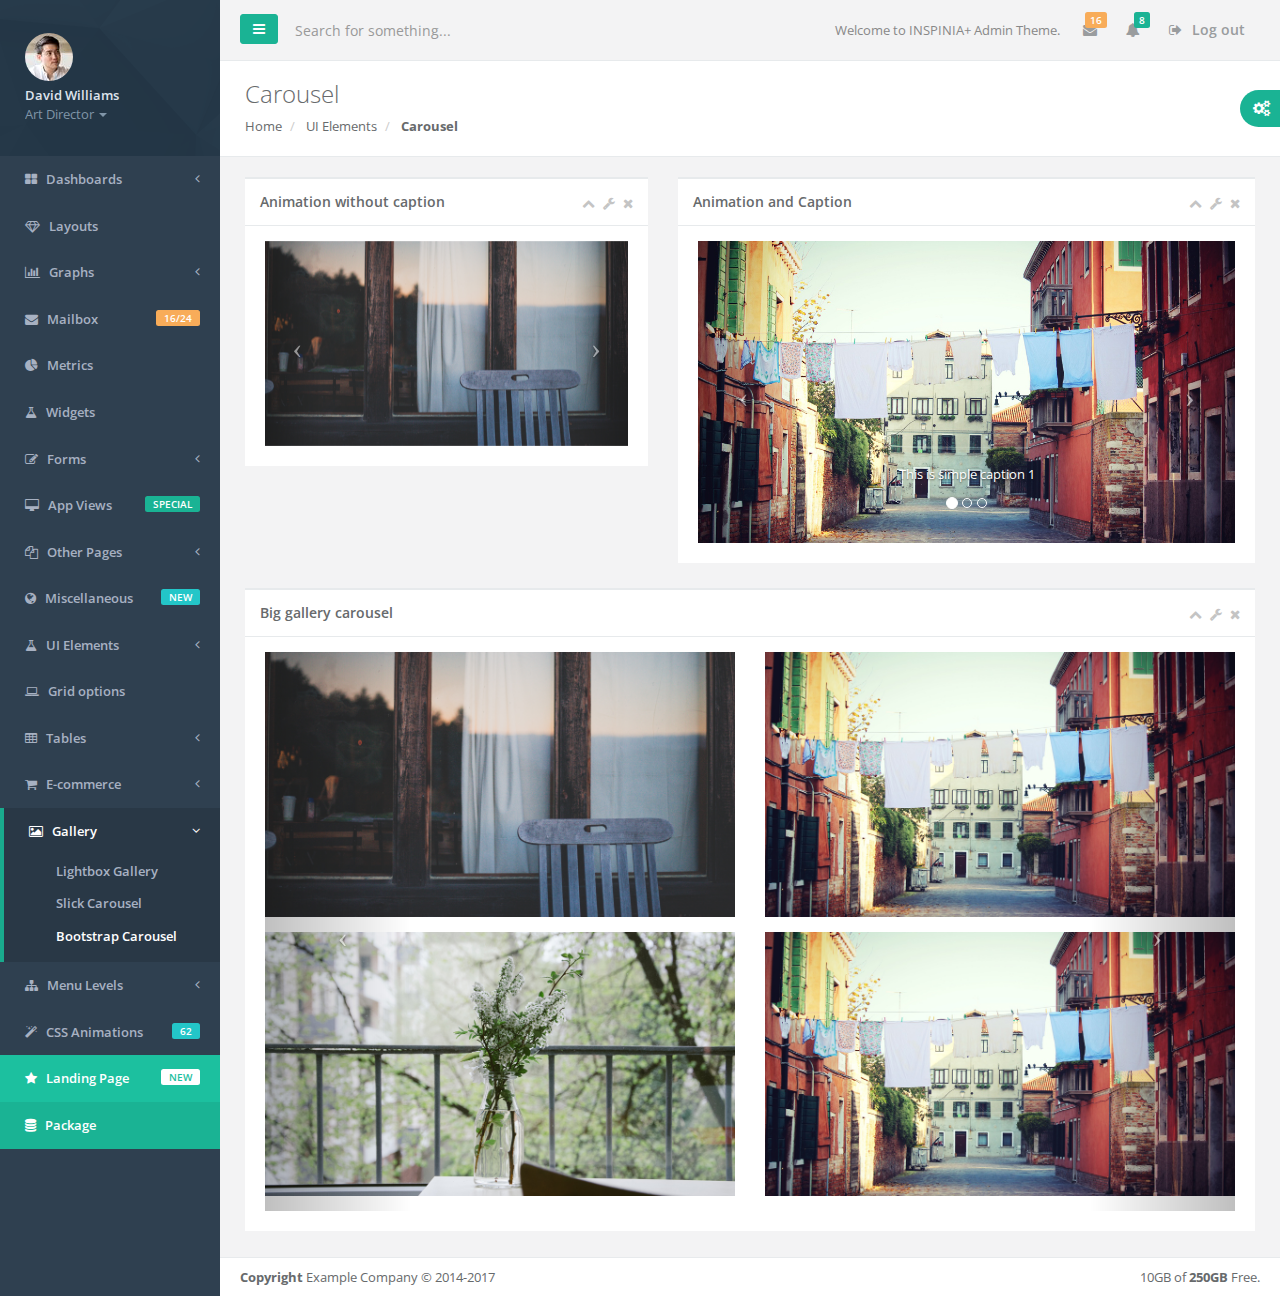
<file: target/test2/ui/carousel.html>
<!DOCTYPE html>
<html>

<head>

    <meta charset="utf-8">
    <meta name="viewport" content="width=device-width, initial-scale=1.0">

    <title>INSPINIA | Empty Page</title>

    <link href="css/bootstrap.min.css" rel="stylesheet">
    <link href="font-awesome/css/font-awesome.css" rel="stylesheet">

    <link href="css/animate.css" rel="stylesheet">
    <link href="css/style.css" rel="stylesheet">

</head>

<body>

    <div id="wrapper">

    <nav class="navbar-default navbar-static-side" role="navigation">
        <div class="sidebar-collapse">
            <ul class="nav metismenu" id="side-menu">
                <li class="nav-header">
                    <div class="dropdown profile-element"> <span>
                            <img alt="image" class="img-circle" src="img/profile_small.jpg" />
                             </span>
                        <a data-toggle="dropdown" class="dropdown-toggle" href="#">
                            <span class="clear"> <span class="block m-t-xs"> <strong class="font-bold">David Williams</strong>
                             </span> <span class="text-muted text-xs block">Art Director <b class="caret"></b></span> </span> </a>
                        <ul class="dropdown-menu animated fadeInRight m-t-xs">
                            <li><a href="profile.html">Profile</a></li>
                            <li><a href="contacts.html">Contacts</a></li>
                            <li><a href="mailbox.html">Mailbox</a></li>
                            <li class="divider"></li>
                            <li><a href="login.html">Logout</a></li>
                        </ul>
                    </div>
                    <div class="logo-element">
                        IN+
                    </div>
                </li>
                <li>
                    <a href="index.html"><i class="fa fa-th-large"></i> <span class="nav-label">Dashboards</span> <span class="fa arrow"></span></a>
                    <ul class="nav nav-second-level collapse">
                        <li><a href="index.html">Dashboard v.1</a></li>
                        <li><a href="dashboard_2.html">Dashboard v.2</a></li>
                        <li><a href="dashboard_3.html">Dashboard v.3</a></li>
                        <li><a href="dashboard_4_1.html">Dashboard v.4</a></li>
                        <li><a href="dashboard_5.html">Dashboard v.5 </a></li>
                    </ul>
                </li>
                <li>
                    <a href="layouts.html"><i class="fa fa-diamond"></i> <span class="nav-label">Layouts</span></a>
                </li>
                <li>
                    <a href="#"><i class="fa fa-bar-chart-o"></i> <span class="nav-label">Graphs</span><span class="fa arrow"></span></a>
                    <ul class="nav nav-second-level collapse">
                        <li><a href="graph_flot.html">Flot Charts</a></li>
                        <li><a href="graph_morris.html">Morris.js Charts</a></li>
                        <li><a href="graph_rickshaw.html">Rickshaw Charts</a></li>
                        <li><a href="graph_chartjs.html">Chart.js</a></li>
                        <li><a href="graph_chartist.html">Chartist</a></li>
                        <li><a href="c3.html">c3 charts</a></li>
                        <li><a href="graph_peity.html">Peity Charts</a></li>
                        <li><a href="graph_sparkline.html">Sparkline Charts</a></li>
                    </ul>
                </li>
                <li>
                    <a href="mailbox.html"><i class="fa fa-envelope"></i> <span class="nav-label">Mailbox </span><span class="label label-warning pull-right">16/24</span></a>
                    <ul class="nav nav-second-level collapse">
                        <li><a href="mailbox.html">Inbox</a></li>
                        <li><a href="mail_detail.html">Email view</a></li>
                        <li><a href="mail_compose.html">Compose email</a></li>
                        <li><a href="email_template.html">Email templates</a></li>
                    </ul>
                </li>
                <li>
                    <a href="metrics.html"><i class="fa fa-pie-chart"></i> <span class="nav-label">Metrics</span>  </a>
                </li>
                <li>
                    <a href="widgets.html"><i class="fa fa-flask"></i> <span class="nav-label">Widgets</span></a>
                </li>
                <li>
                    <a href="#"><i class="fa fa-edit"></i> <span class="nav-label">Forms</span><span class="fa arrow"></span></a>
                    <ul class="nav nav-second-level collapse">
                        <li><a href="form_basic.html">Basic form</a></li>
                        <li><a href="form_advanced.html">Advanced Plugins</a></li>
                        <li><a href="form_wizard.html">Wizard</a></li>
                        <li><a href="form_file_upload.html">File Upload</a></li>
                        <li><a href="form_editors.html">Text Editor</a></li>
                        <li><a href="form_autocomplete.html">Autocomplete</a></li>
                        <li><a href="form_markdown.html">Markdown</a></li>
                    </ul>
                </li>
                <li>
                    <a href="#"><i class="fa fa-desktop"></i> <span class="nav-label">App Views</span>  <span class="pull-right label label-primary">SPECIAL</span></a>
                    <ul class="nav nav-second-level collapse">
                        <li><a href="contacts.html">Contacts</a></li>
                        <li><a href="profile.html">Profile</a></li>
                        <li><a href="profile_2.html">Profile v.2</a></li>
                        <li><a href="contacts_2.html">Contacts v.2</a></li>
                        <li><a href="projects.html">Projects</a></li>
                        <li><a href="project_detail.html">Project detail</a></li>
                        <li><a href="activity_stream.html">Activity stream</a></li>
                        <li><a href="teams_board.html">Teams board</a></li>
                        <li><a href="social_feed.html">Social feed</a></li>
                        <li><a href="clients.html">Clients</a></li>
                        <li><a href="full_height.html">Outlook view</a></li>
                        <li><a href="vote_list.html">Vote list</a></li>
                        <li><a href="file_manager.html">File manager</a></li>
                        <li><a href="calendar.html">Calendar</a></li>
                        <li><a href="issue_tracker.html">Issue tracker</a></li>
                        <li><a href="blog.html">Blog</a></li>
                        <li><a href="article.html">Article</a></li>
                        <li><a href="faq.html">FAQ</a></li>
                        <li><a href="timeline.html">Timeline</a></li>
                        <li><a href="pin_board.html">Pin board</a></li>
                    </ul>
                </li>
                <li>
                    <a href="#"><i class="fa fa-files-o"></i> <span class="nav-label">Other Pages</span><span class="fa arrow"></span></a>
                    <ul class="nav nav-second-level collapse">
                        <li><a href="search_results.html">Search results</a></li>
                        <li><a href="lockscreen.html">Lockscreen</a></li>
                        <li><a href="invoice.html">Invoice</a></li>
                        <li><a href="login.html">Login</a></li>
                        <li><a href="login_two_columns.html">Login v.2</a></li>
                        <li><a href="forgot_password.html">Forget password</a></li>
                        <li><a href="register.html">Register</a></li>
                        <li><a href="404.html">404 Page</a></li>
                        <li><a href="500.html">500 Page</a></li>
                        <li><a href="empty_page.html">Empty page</a></li>
                    </ul>
                </li>
                <li>
                    <a href="#"><i class="fa fa-globe"></i> <span class="nav-label">Miscellaneous</span><span class="label label-info pull-right">NEW</span></a>
                    <ul class="nav nav-second-level collapse">
                        <li><a href="toastr_notifications.html">Notification</a></li>
                        <li><a href="nestable_list.html">Nestable list</a></li>
                        <li><a href="agile_board.html">Agile board</a></li>
                        <li><a href="timeline_2.html">Timeline v.2</a></li>
                        <li><a href="diff.html">Diff</a></li>
                        <li><a href="pdf_viewer.html">PDF viewer</a></li>
                        <li><a href="i18support.html">i18 support</a></li>
                        <li><a href="sweetalert.html">Sweet alert</a></li>
                        <li><a href="idle_timer.html">Idle timer</a></li>
                        <li><a href="truncate.html">Truncate</a></li>
                        <li><a href="password_meter.html">Password meter</a></li>
                        <li><a href="spinners.html">Spinners</a></li>
                        <li><a href="spinners_usage.html">Spinners usage</a></li>
                        <li><a href="tinycon.html">Live favicon</a></li>
                        <li><a href="google_maps.html">Google maps</a></li>
                        <li><a href="datamaps.html">Datamaps</a></li>
                        <li><a href="social_buttons.html">Social buttons</a></li>
                        <li><a href="code_editor.html">Code editor</a></li>
                        <li><a href="modal_window.html">Modal window</a></li>
                        <li><a href="clipboard.html">Clipboard</a></li>
                        <li><a href="text_spinners.html">Text spinners</a></li>
                        <li><a href="forum_main.html">Forum view</a></li>
                        <li><a href="validation.html">Validation</a></li>
                        <li><a href="tree_view.html">Tree view</a></li>
                        <li><a href="loading_buttons.html">Loading buttons</a></li>
                        <li><a href="chat_view.html">Chat view</a></li>
                        <li><a href="masonry.html">Masonry</a></li>
                        <li><a href="tour.html">Tour</a></li>
                    </ul>
                </li>
                <li>
                    <a href="#"><i class="fa fa-flask"></i> <span class="nav-label">UI Elements</span><span class="fa arrow"></span></a>
                    <ul class="nav nav-second-level collapse">
                        <li><a href="typography.html">Typography</a></li>
                        <li><a href="icons.html">Icons</a></li>
                        <li><a href="draggable_panels.html">Draggable Panels</a></li> <li><a href="resizeable_panels.html">Resizeable Panels</a></li>
                        <li><a href="buttons.html">Buttons</a></li>
                        <li><a href="video.html">Video</a></li>
                        <li><a href="tabs_panels.html">Panels</a></li>
                        <li><a href="tabs.html">Tabs</a></li>
                        <li><a href="notifications.html">Notifications & Tooltips</a></li>
                        <li><a href="helper_classes.html">Helper css classes</a></li>
                        <li><a href="badges_labels.html">Badges, Labels, Progress</a></li>
                    </ul>
                </li>

                <li>
                    <a href="grid_options.html"><i class="fa fa-laptop"></i> <span class="nav-label">Grid options</span></a>
                </li>
                <li>
                    <a href="#"><i class="fa fa-table"></i> <span class="nav-label">Tables</span><span class="fa arrow"></span></a>
                    <ul class="nav nav-second-level collapse">
                        <li><a href="table_basic.html">Static Tables</a></li>
                        <li><a href="table_data_tables.html">Data Tables</a></li>
                        <li><a href="table_foo_table.html">Foo Tables</a></li>
                        <li><a href="jq_grid.html">jqGrid</a></li>
                    </ul>
                </li>
                <li>
                    <a href="#"><i class="fa fa-shopping-cart"></i> <span class="nav-label">E-commerce</span><span class="fa arrow"></span></a>
                    <ul class="nav nav-second-level collapse">
                        <li><a href="ecommerce_products_grid.html">Products grid</a></li>
                        <li><a href="ecommerce_product_list.html">Products list</a></li>
                        <li><a href="ecommerce_product.html">Product edit</a></li>
                        <li><a href="ecommerce_product_detail.html">Product detail</a></li>
                        <li><a href="ecommerce-cart.html">Cart</a></li>
                        <li><a href="ecommerce-orders.html">Orders</a></li>
                        <li><a href="ecommerce_payments.html">Credit Card form</a></li>
                    </ul>
                </li>
                <li class="active">
                    <a href="#"><i class="fa fa-picture-o"></i> <span class="nav-label">Gallery</span><span class="fa arrow"></span></a>
                    <ul class="nav nav-second-level">
                        <li><a href="basic_gallery.html">Lightbox Gallery</a></li>
                        <li><a href="slick_carousel.html">Slick Carousel</a></li>
                        <li class="active"><a href="carousel.html">Bootstrap Carousel</a></li>

                    </ul>
                </li>
                <li>
                    <a href="#"><i class="fa fa-sitemap"></i> <span class="nav-label">Menu Levels </span><span class="fa arrow"></span></a>
                    <ul class="nav nav-second-level collapse">
                        <li>
                            <a href="#">Third Level <span class="fa arrow"></span></a>
                            <ul class="nav nav-third-level">
                                <li>
                                    <a href="#">Third Level Item</a>
                                </li>
                                <li>
                                    <a href="#">Third Level Item</a>
                                </li>
                                <li>
                                    <a href="#">Third Level Item</a>
                                </li>

                            </ul>
                        </li>
                        <li><a href="#">Second Level Item</a></li>
                        <li>
                            <a href="#">Second Level Item</a></li>
                        <li>
                            <a href="#">Second Level Item</a></li>
                    </ul>
                </li>
                <li>
                    <a href="css_animation.html"><i class="fa fa-magic"></i> <span class="nav-label">CSS Animations </span><span class="label label-info pull-right">62</span></a>
                </li>
                <li class="landing_link">
                    <a target="_blank" href="landing.html"><i class="fa fa-star"></i> <span class="nav-label">Landing Page</span> <span class="label label-warning pull-right">NEW</span></a>
                </li>
                <li class="special_link">
                    <a href="package.html"><i class="fa fa-database"></i> <span class="nav-label">Package</span></a>
                </li>
            </ul>

        </div>
    </nav>

        <div id="page-wrapper" class="gray-bg">
        <div class="row border-bottom">
        <nav class="navbar navbar-static-top" role="navigation" style="margin-bottom: 0">
        <div class="navbar-header">
            <a class="navbar-minimalize minimalize-styl-2 btn btn-primary " href="#"><i class="fa fa-bars"></i> </a>
            <form role="search" class="navbar-form-custom" action="search_results.html">
                <div class="form-group">
                    <input type="text" placeholder="Search for something..." class="form-control" name="top-search" id="top-search">
                </div>
            </form>
        </div>
            <ul class="nav navbar-top-links navbar-right">
                <li>
                    <span class="m-r-sm text-muted welcome-message">Welcome to INSPINIA+ Admin Theme.</span>
                </li>
                <li class="dropdown">
                    <a class="dropdown-toggle count-info" data-toggle="dropdown" href="#">
                        <i class="fa fa-envelope"></i>  <span class="label label-warning">16</span>
                    </a>
                    <ul class="dropdown-menu dropdown-messages">
                        <li>
                            <div class="dropdown-messages-box">
                                <a href="profile.html" class="pull-left">
                                    <img alt="image" class="img-circle" src="img/a7.jpg">
                                </a>
                                <div class="media-body">
                                    <small class="pull-right">46h ago</small>
                                    <strong>Mike Loreipsum</strong> started following <strong>Monica Smith</strong>. <br>
                                    <small class="text-muted">3 days ago at 7:58 pm - 10.06.2014</small>
                                </div>
                            </div>
                        </li>
                        <li class="divider"></li>
                        <li>
                            <div class="dropdown-messages-box">
                                <a href="profile.html" class="pull-left">
                                    <img alt="image" class="img-circle" src="img/a4.jpg">
                                </a>
                                <div class="media-body ">
                                    <small class="pull-right text-navy">5h ago</small>
                                    <strong>Chris Johnatan Overtunk</strong> started following <strong>Monica Smith</strong>. <br>
                                    <small class="text-muted">Yesterday 1:21 pm - 11.06.2014</small>
                                </div>
                            </div>
                        </li>
                        <li class="divider"></li>
                        <li>
                            <div class="dropdown-messages-box">
                                <a href="profile.html" class="pull-left">
                                    <img alt="image" class="img-circle" src="img/profile.jpg">
                                </a>
                                <div class="media-body ">
                                    <small class="pull-right">23h ago</small>
                                    <strong>Monica Smith</strong> love <strong>Kim Smith</strong>. <br>
                                    <small class="text-muted">2 days ago at 2:30 am - 11.06.2014</small>
                                </div>
                            </div>
                        </li>
                        <li class="divider"></li>
                        <li>
                            <div class="text-center link-block">
                                <a href="mailbox.html">
                                    <i class="fa fa-envelope"></i> <strong>Read All Messages</strong>
                                </a>
                            </div>
                        </li>
                    </ul>
                </li>
                <li class="dropdown">
                    <a class="dropdown-toggle count-info" data-toggle="dropdown" href="#">
                        <i class="fa fa-bell"></i>  <span class="label label-primary">8</span>
                    </a>
                    <ul class="dropdown-menu dropdown-alerts">
                        <li>
                            <a href="mailbox.html">
                                <div>
                                    <i class="fa fa-envelope fa-fw"></i> You have 16 messages
                                    <span class="pull-right text-muted small">4 minutes ago</span>
                                </div>
                            </a>
                        </li>
                        <li class="divider"></li>
                        <li>
                            <a href="profile.html">
                                <div>
                                    <i class="fa fa-twitter fa-fw"></i> 3 New Followers
                                    <span class="pull-right text-muted small">12 minutes ago</span>
                                </div>
                            </a>
                        </li>
                        <li class="divider"></li>
                        <li>
                            <a href="grid_options.html">
                                <div>
                                    <i class="fa fa-upload fa-fw"></i> Server Rebooted
                                    <span class="pull-right text-muted small">4 minutes ago</span>
                                </div>
                            </a>
                        </li>
                        <li class="divider"></li>
                        <li>
                            <div class="text-center link-block">
                                <a href="notifications.html">
                                    <strong>See All Alerts</strong>
                                    <i class="fa fa-angle-right"></i>
                                </a>
                            </div>
                        </li>
                    </ul>
                </li>


                <li>
                    <a href="login.html">
                        <i class="fa fa-sign-out"></i> Log out
                    </a>
                </li>
            </ul>

        </nav>
        </div>
            <div class="row wrapper border-bottom white-bg page-heading">
                <div class="col-lg-9">
                    <h2>Carousel</h2>
                    <ol class="breadcrumb">
                        <li>
                            <a href="index.html">Home</a>
                        </li>
                        <li>
                            UI Elements
                        </li>
                        <li class="active">
                            <strong>Carousel</strong>
                        </li>
                    </ol>
                </div>
            </div>



        <div class="wrapper wrapper-content">
            <div class="row">
                <div class="col-lg-5">
                    <div class="ibox float-e-margins">
                        <div class="ibox-title">
                            <h5>Animation without caption</h5>
                            <div class="ibox-tools">
                                <a class="collapse-link">
                                    <i class="fa fa-chevron-up"></i>
                                </a>
                                <a class="dropdown-toggle" data-toggle="dropdown" href="#">
                                    <i class="fa fa-wrench"></i>
                                </a>
                                <ul class="dropdown-menu dropdown-user">
                                    <li><a href="#">Config option 1</a>
                                    </li>
                                    <li><a href="#">Config option 2</a>
                                    </li>
                                </ul>
                                <a class="close-link">
                                    <i class="fa fa-times"></i>
                                </a>
                            </div>
                        </div>
                        <div class="ibox-content">
                            <div class="carousel slide" id="carousel1">
                                <div class="carousel-inner">
                                    <div class="item active">
                                        <img alt="image" class="img-responsive" src="img/p_big3.jpg">
                                    </div>
                                    <div class="item">
                                        <img alt="image"  class="img-responsive" src="img/p_big1.jpg">
                                    </div>
                                    <div class="item ">
                                        <img alt="image" class="img-responsive" src="img/p_big2.jpg">
                                    </div>

                                </div>
                                <a data-slide="prev" href="#carousel1" class="left carousel-control">
                                    <span class="icon-prev"></span>
                                </a>
                                <a data-slide="next" href="#carousel1" class="right carousel-control">
                                    <span class="icon-next"></span>
                                </a>
                            </div>
                        </div>
                    </div>
                </div>
                <div class="col-lg-7">
                    <div class="ibox float-e-margins">
                        <div class="ibox-title">
                            <h5>Animation and Caption</h5>
                            <div class="ibox-tools">
                                <a class="collapse-link">
                                    <i class="fa fa-chevron-up"></i>
                                </a>
                                <a class="dropdown-toggle" data-toggle="dropdown" href="#">
                                    <i class="fa fa-wrench"></i>
                                </a>
                                <ul class="dropdown-menu dropdown-user">
                                    <li><a href="#">Config option 1</a>
                                    </li>
                                    <li><a href="#">Config option 2</a>
                                    </li>
                                </ul>
                                <a class="close-link">
                                    <i class="fa fa-times"></i>
                                </a>
                            </div>
                        </div>
                        <div class="ibox-content ">
                            <div class="carousel slide" id="carousel2">
                                <ol class="carousel-indicators">
                                    <li data-slide-to="0" data-target="#carousel2"  class="active"></li>
                                    <li data-slide-to="1" data-target="#carousel2"></li>
                                    <li data-slide-to="2" data-target="#carousel2" class=""></li>
                                </ol>
                                <div class="carousel-inner">
                                    <div class="item active">
                                        <img alt="image"  class="img-responsive" src="img/p_big1.jpg">
                                        <div class="carousel-caption">
                                            <p>This is simple caption 1</p>
                                        </div>
                                    </div>
                                    <div class="item ">
                                        <img alt="image"  class="img-responsive" src="img/p_big3.jpg">
                                        <div class="carousel-caption">
                                            <p>This is simple caption 2</p>
                                        </div>
                                    </div>
                                    <div class="item">
                                        <img alt="image"  class="img-responsive" src="img/p_big2.jpg">
                                        <div class="carousel-caption">
                                            <p>This is simple caption 3</p>
                                        </div>
                                    </div>
                                </div>
                                <a data-slide="prev" href="#carousel2" class="left carousel-control">
                                    <span class="icon-prev"></span>
                                </a>
                                <a data-slide="next" href="#carousel2" class="right carousel-control">
                                    <span class="icon-next"></span>
                                </a>
                            </div>
                        </div>
                    </div>
                </div>

            </div>
            <div class="row">
                <div class="col-lg-12">
                    <div class="ibox float-e-margins">
                        <div class="ibox-title">
                            <h5>Big gallery carousel</h5>
                            <div class="ibox-tools">
                                <a class="collapse-link">
                                    <i class="fa fa-chevron-up"></i>
                                </a>
                                <a class="dropdown-toggle" data-toggle="dropdown" href="#">
                                    <i class="fa fa-wrench"></i>
                                </a>
                                <ul class="dropdown-menu dropdown-user">
                                    <li><a href="#">Config option 1</a>
                                    </li>
                                    <li><a href="#">Config option 2</a>
                                    </li>
                                </ul>
                                <a class="close-link">
                                    <i class="fa fa-times"></i>
                                </a>
                            </div>
                        </div>
                        <div class="ibox-content">
                            <div class="carousel slide" id="carousel3">
                                <div class="carousel-inner">
                                    <div class="item gallery active left">
                                        <div class="row">
                                            <div class="col-sm-6">
                                                <img alt="image" class="img-responsive" src="img/p_big1.jpg">
                                            </div>
                                            <div class="col-sm-6">
                                                <img alt="image" class="img-responsive" src="img/p_big2.jpg">
                                            </div>
                                            <div class="col-sm-6">
                                                <img alt="image"  class="img-responsive"  src="img/p_big3.jpg">
                                            </div>
                                            <div class="col-sm-6">
                                                <img alt="image"  class="img-responsive" src="img/p_big1.jpg">
                                            </div>
                                        </div>
                                    </div>
                                    <div class="item gallery next left">
                                        <div class="row">
                                            <div class="col-sm-6">
                                                <img alt="image"  class="img-responsive" src="img/p_big3.jpg">
                                            </div>
                                            <div class="col-sm-6">
                                                <img alt="image"  class="img-responsive" src="img/p_big1.jpg">
                                            </div>
                                            <div class="col-sm-6">
                                                <img alt="image"  class="img-responsive"  src="img/p_big2.jpg">
                                            </div>
                                            <div class="col-sm-6">
                                                <img alt="image"  class="img-responsive" src="img/p_big1.jpg">
                                            </div>
                                        </div>
                                    </div>
                                    <div class="item gallery">
                                        <div class="row">
                                            <div class="col-sm-6">
                                                <img alt="image"  class="img-responsive" src="img/p_big2.jpg">
                                            </div>
                                            <div class="col-sm-6">
                                                <img alt="image"  class="img-responsive" src="img/p_big3.jpg">
                                            </div>
                                            <div class="col-sm-6">
                                                <img alt="image"  class="img-responsive"  src="img/p_big1.jpg">
                                            </div>
                                            <div class="col-sm-6">
                                                <img alt="image" class="img-responsive" src="img/p_big2.jpg">
                                            </div>
                                        </div>
                                    </div>
                                </div>
                                <a data-slide="prev" href="#carousel3" class="left carousel-control">
                                    <span class="icon-prev"></span>
                                </a>
                                <a data-slide="next" href="#carousel3" class="right carousel-control">
                                    <span class="icon-next"></span>
                                </a>
                            </div>
                        </div>
                    </div>
                </div>
            </div>
        </div>
        <div class="footer">
            <div class="pull-right">
                10GB of <strong>250GB</strong> Free.
            </div>
            <div>
                <strong>Copyright</strong> Example Company &copy; 2014-2017
            </div>
        </div>

        </div>
        </div>

    <!-- Mainly scripts -->
    <script src="js/jquery-3.1.1.min.js"></script>
    <script src="js/bootstrap.min.js"></script>
    <script src="js/plugins/metisMenu/jquery.metisMenu.js"></script>
    <script src="js/plugins/slimscroll/jquery.slimscroll.min.js"></script>

    <!-- Custom and plugin javascript -->
    <script src="js/inspinia.js"></script>
    <script src="js/plugins/pace/pace.min.js"></script>


</body>

</html>
</file>
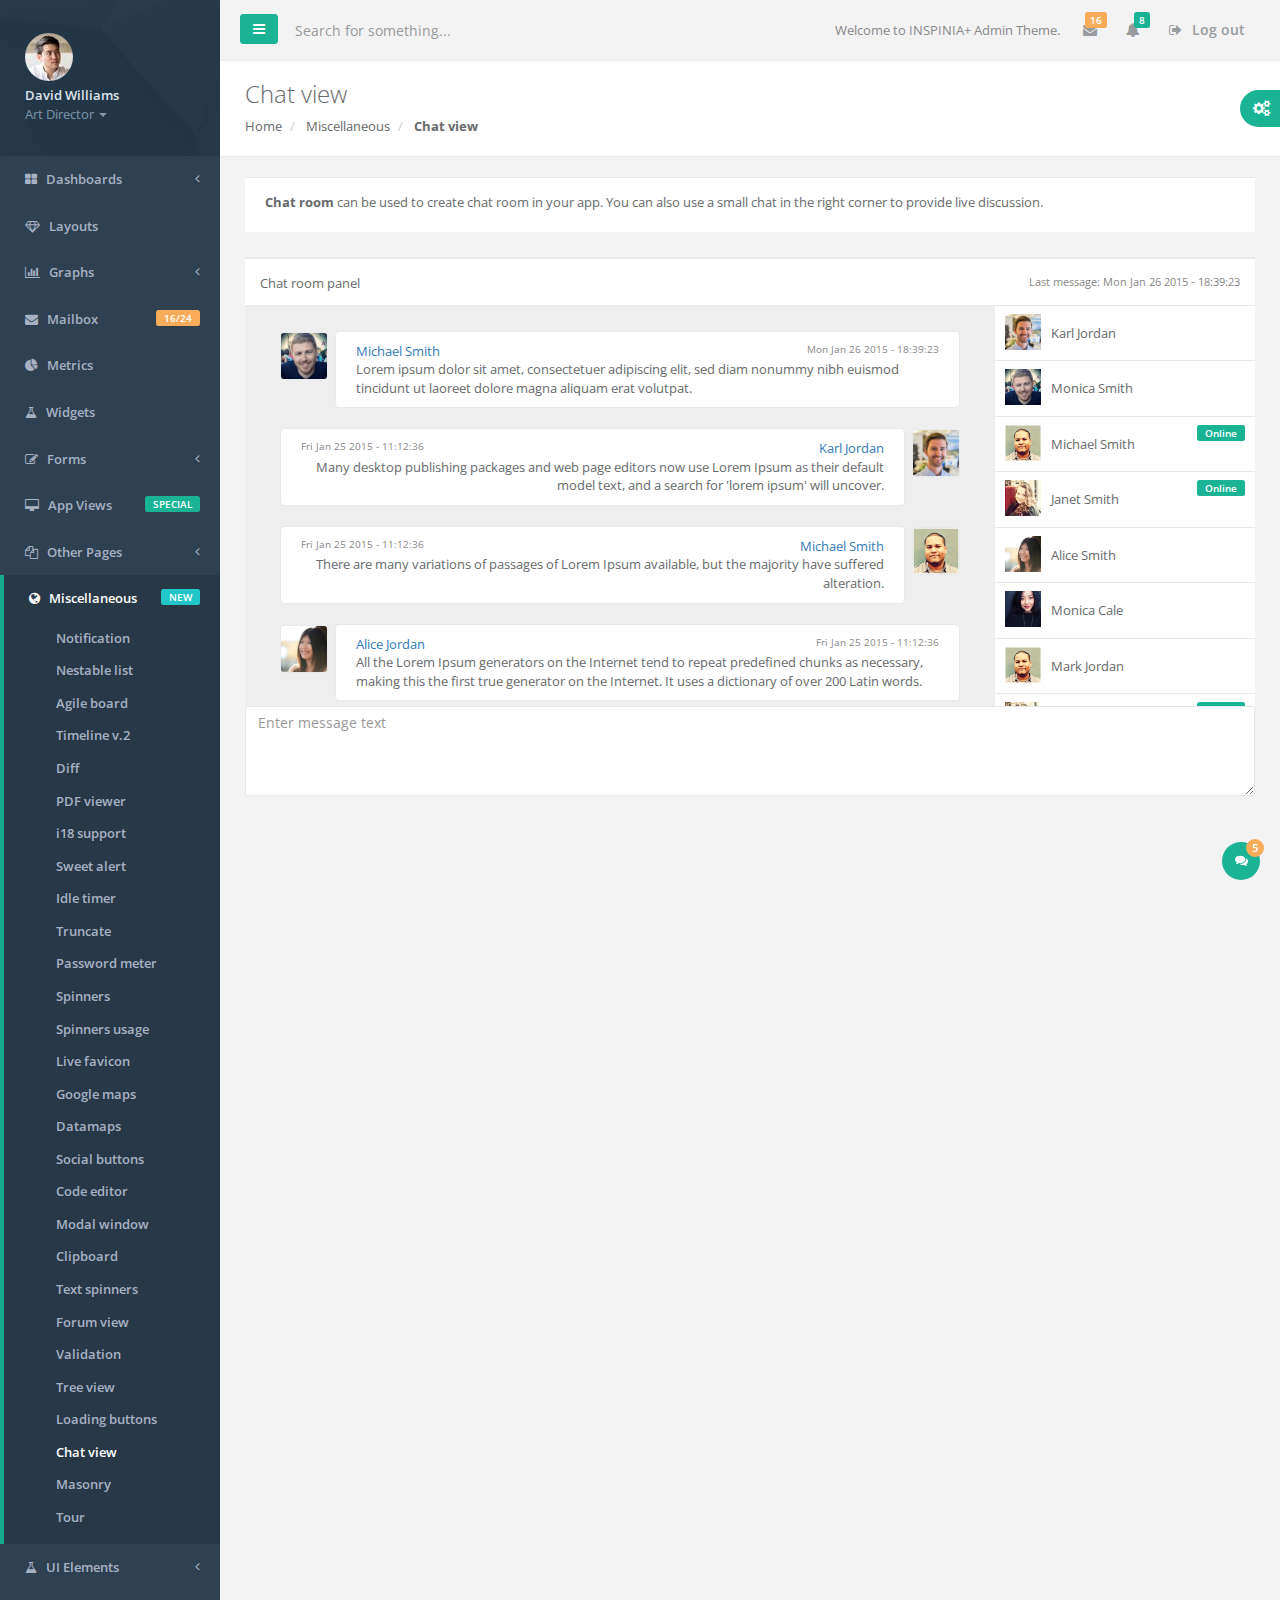
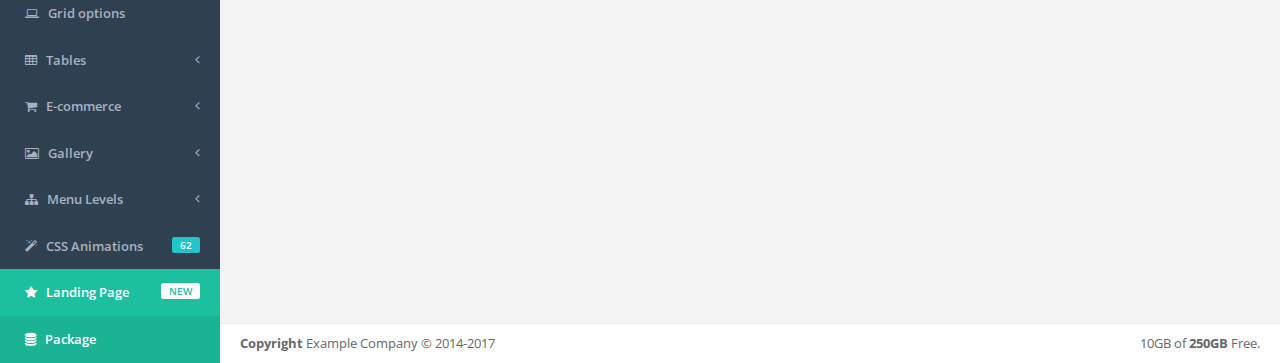
<file: target/test2/ui/chat_view.html>
<!DOCTYPE html>
<html>

<head>

    <meta charset="utf-8">
    <meta name="viewport" content="width=device-width, initial-scale=1.0">

    <title>INSPINIA | Chat view</title>

    <link href="css/bootstrap.min.css" rel="stylesheet">
    <link href="font-awesome/css/font-awesome.css" rel="stylesheet">

    <link href="css/animate.css" rel="stylesheet">
    <link href="css/style.css" rel="stylesheet">

</head>

<body>

<div id="wrapper">

<nav class="navbar-default navbar-static-side" role="navigation">
    <div class="sidebar-collapse">
        <ul class="nav metismenu" id="side-menu">
            <li class="nav-header">
                <div class="dropdown profile-element"> <span>
                            <img alt="image" class="img-circle" src="img/profile_small.jpg" />
                             </span>
                    <a data-toggle="dropdown" class="dropdown-toggle" href="#">
                            <span class="clear"> <span class="block m-t-xs"> <strong class="font-bold">David Williams</strong>
                             </span> <span class="text-muted text-xs block">Art Director <b class="caret"></b></span> </span> </a>
                    <ul class="dropdown-menu animated fadeInRight m-t-xs">
                        <li><a href="profile.html">Profile</a></li>
                        <li><a href="contacts.html">Contacts</a></li>
                        <li><a href="mailbox.html">Mailbox</a></li>
                        <li class="divider"></li>
                        <li><a href="login.html">Logout</a></li>
                    </ul>
                </div>
                <div class="logo-element">
                    IN+
                </div>
            </li>
            <li>
                <a href="index.html"><i class="fa fa-th-large"></i> <span class="nav-label">Dashboards</span> <span class="fa arrow"></span></a>
                <ul class="nav nav-second-level collapse">
                    <li><a href="index.html">Dashboard v.1</a></li>
                    <li><a href="dashboard_2.html">Dashboard v.2</a></li>
                    <li><a href="dashboard_3.html">Dashboard v.3</a></li>
                    <li><a href="dashboard_4_1.html">Dashboard v.4</a></li>
                    <li><a href="dashboard_5.html">Dashboard v.5 </a></li>
                </ul>
            </li>
            <li>
                <a href="layouts.html"><i class="fa fa-diamond"></i> <span class="nav-label">Layouts</span></a>
            </li>
            <li>
                <a href="#"><i class="fa fa-bar-chart-o"></i> <span class="nav-label">Graphs</span><span class="fa arrow"></span></a>
                <ul class="nav nav-second-level collapse">
                    <li><a href="graph_flot.html">Flot Charts</a></li>
                    <li><a href="graph_morris.html">Morris.js Charts</a></li>
                    <li><a href="graph_rickshaw.html">Rickshaw Charts</a></li>
                    <li><a href="graph_chartjs.html">Chart.js</a></li>
                    <li><a href="graph_chartist.html">Chartist</a></li>
                    <li><a href="c3.html">c3 charts</a></li>
                    <li><a href="graph_peity.html">Peity Charts</a></li>
                    <li><a href="graph_sparkline.html">Sparkline Charts</a></li>
                </ul>
            </li>
            <li>
                <a href="mailbox.html"><i class="fa fa-envelope"></i> <span class="nav-label">Mailbox </span><span class="label label-warning pull-right">16/24</span></a>
                <ul class="nav nav-second-level collapse">
                    <li><a href="mailbox.html">Inbox</a></li>
                    <li><a href="mail_detail.html">Email view</a></li>
                    <li><a href="mail_compose.html">Compose email</a></li>
                    <li><a href="email_template.html">Email templates</a></li>
                </ul>
            </li>
            <li>
                <a href="metrics.html"><i class="fa fa-pie-chart"></i> <span class="nav-label">Metrics</span>  </a>
            </li>
            <li>
                <a href="widgets.html"><i class="fa fa-flask"></i> <span class="nav-label">Widgets</span></a>
            </li>
            <li>
                <a href="#"><i class="fa fa-edit"></i> <span class="nav-label">Forms</span><span class="fa arrow"></span></a>
                <ul class="nav nav-second-level collapse">
                    <li><a href="form_basic.html">Basic form</a></li>
                    <li><a href="form_advanced.html">Advanced Plugins</a></li>
                    <li><a href="form_wizard.html">Wizard</a></li>
                    <li><a href="form_file_upload.html">File Upload</a></li>
                    <li><a href="form_editors.html">Text Editor</a></li>
                        <li><a href="form_autocomplete.html">Autocomplete</a></li>
                    <li><a href="form_markdown.html">Markdown</a></li>
                </ul>
            </li>
            <li>
                <a href="#"><i class="fa fa-desktop"></i> <span class="nav-label">App Views</span>  <span class="pull-right label label-primary">SPECIAL</span></a>
                <ul class="nav nav-second-level collapse">
                    <li><a href="contacts.html">Contacts</a></li>
                    <li><a href="profile.html">Profile</a></li>
                    <li><a href="profile_2.html">Profile v.2</a></li>
                    <li><a href="contacts_2.html">Contacts v.2</a></li>
                    <li><a href="projects.html">Projects</a></li>
                    <li><a href="project_detail.html">Project detail</a></li>
                        <li><a href="activity_stream.html">Activity stream</a></li>
                    <li><a href="teams_board.html">Teams board</a></li>
                    <li><a href="social_feed.html">Social feed</a></li>
                    <li><a href="clients.html">Clients</a></li>
                    <li><a href="full_height.html">Outlook view</a></li>
                    <li><a href="vote_list.html">Vote list</a></li>
                    <li><a href="file_manager.html">File manager</a></li>
                    <li><a href="calendar.html">Calendar</a></li>
                    <li><a href="issue_tracker.html">Issue tracker</a></li>
                    <li><a href="blog.html">Blog</a></li>
                    <li><a href="article.html">Article</a></li>
                    <li><a href="faq.html">FAQ</a></li>
                    <li><a href="timeline.html">Timeline</a></li>
                    <li><a href="pin_board.html">Pin board</a></li>
                </ul>
            </li>
            <li>
                <a href="#"><i class="fa fa-files-o"></i> <span class="nav-label">Other Pages</span><span class="fa arrow"></span></a>
                <ul class="nav nav-second-level collapse">
                    <li><a href="search_results.html">Search results</a></li>
                    <li><a href="lockscreen.html">Lockscreen</a></li>
                    <li><a href="invoice.html">Invoice</a></li>
                    <li><a href="login.html">Login</a></li>
                    <li><a href="login_two_columns.html">Login v.2</a></li>
                    <li><a href="forgot_password.html">Forget password</a></li>
                    <li><a href="register.html">Register</a></li>
                    <li><a href="404.html">404 Page</a></li>
                    <li><a href="500.html">500 Page</a></li>
                    <li><a href="empty_page.html">Empty page</a></li>
                </ul>
            </li>
            <li class="active">
                <a href="#"><i class="fa fa-globe"></i> <span class="nav-label">Miscellaneous</span><span class="label label-info pull-right">NEW</span></a>
                <ul class="nav nav-second-level">
                    <li><a href="toastr_notifications.html">Notification</a></li>
                    <li><a href="nestable_list.html">Nestable list</a></li>
                    <li><a href="agile_board.html">Agile board</a></li>
                    <li><a href="timeline_2.html">Timeline v.2</a></li>
                    <li><a href="diff.html">Diff</a></li>
                        <li><a href="pdf_viewer.html">PDF viewer</a></li>
                    <li><a href="i18support.html">i18 support</a></li>
                    <li><a href="sweetalert.html">Sweet alert</a></li>
                    <li><a href="idle_timer.html">Idle timer</a></li>
                    <li><a href="truncate.html">Truncate</a></li>
                        <li><a href="password_meter.html">Password meter</a></li>
                    <li><a href="spinners.html">Spinners</a></li>
                        <li><a href="spinners_usage.html">Spinners usage</a></li>
                    <li><a href="tinycon.html">Live favicon</a></li>
                    <li><a href="google_maps.html">Google maps</a></li>
                        <li><a href="datamaps.html">Datamaps</a></li>
                        <li><a href="social_buttons.html">Social buttons</a></li>
                    <li><a href="code_editor.html">Code editor</a></li>
                    <li><a href="modal_window.html">Modal window</a></li>
                    <li><a href="clipboard.html">Clipboard</a></li>
                        <li><a href="text_spinners.html">Text spinners</a></li>
                    <li><a href="forum_main.html">Forum view</a></li>
                    <li><a href="validation.html">Validation</a></li>
                    <li><a href="tree_view.html">Tree view</a></li>
                    <li><a href="loading_buttons.html">Loading buttons</a></li>
                    <li class="active"><a href="chat_view.html">Chat view</a></li>
                    <li><a href="masonry.html">Masonry</a></li>
                    <li><a href="tour.html">Tour</a></li>
                </ul>
            </li>
            <li>
                <a href="#"><i class="fa fa-flask"></i> <span class="nav-label">UI Elements</span><span class="fa arrow"></span></a>
                <ul class="nav nav-second-level collapse">
                    <li><a href="typography.html">Typography</a></li>
                    <li><a href="icons.html">Icons</a></li>
                    <li><a href="draggable_panels.html">Draggable Panels</a></li> <li><a href="resizeable_panels.html">Resizeable Panels</a></li>
                    <li><a href="buttons.html">Buttons</a></li>
                    <li><a href="video.html">Video</a></li>
                    <li><a href="tabs_panels.html">Panels</a></li>
                    <li><a href="tabs.html">Tabs</a></li>
                    <li><a href="notifications.html">Notifications & Tooltips</a></li>
                        <li><a href="helper_classes.html">Helper css classes</a></li>
                    <li><a href="badges_labels.html">Badges, Labels, Progress</a></li>
                </ul>
            </li>

            <li>
                <a href="grid_options.html"><i class="fa fa-laptop"></i> <span class="nav-label">Grid options</span></a>
            </li>
            <li>
                <a href="#"><i class="fa fa-table"></i> <span class="nav-label">Tables</span><span class="fa arrow"></span></a>
                <ul class="nav nav-second-level collapse">
                    <li><a href="table_basic.html">Static Tables</a></li>
                    <li><a href="table_data_tables.html">Data Tables</a></li>
                    <li><a href="table_foo_table.html">Foo Tables</a></li>
                    <li><a href="jq_grid.html">jqGrid</a></li>
                </ul>
            </li>
            <li>
                <a href="#"><i class="fa fa-shopping-cart"></i> <span class="nav-label">E-commerce</span><span class="fa arrow"></span></a>
                <ul class="nav nav-second-level collapse">
                    <li><a href="ecommerce_products_grid.html">Products grid</a></li>
                    <li><a href="ecommerce_product_list.html">Products list</a></li>
                    <li><a href="ecommerce_product.html">Product edit</a></li>
                    <li><a href="ecommerce_product_detail.html">Product detail</a></li>
                    <li><a href="ecommerce-cart.html">Cart</a></li>
                    <li><a href="ecommerce-orders.html">Orders</a></li>
                    <li><a href="ecommerce_payments.html">Credit Card form</a></li>
                </ul>
            </li>
            <li>
                <a href="#"><i class="fa fa-picture-o"></i> <span class="nav-label">Gallery</span><span class="fa arrow"></span></a>
                <ul class="nav nav-second-level collapse">
                    <li><a href="basic_gallery.html">Lightbox Gallery</a></li>
                    <li><a href="slick_carousel.html">Slick Carousel</a></li>
                    <li><a href="carousel.html">Bootstrap Carousel</a></li>

                </ul>
            </li>
            <li>
                <a href="#"><i class="fa fa-sitemap"></i> <span class="nav-label">Menu Levels </span><span class="fa arrow"></span></a>
                <ul class="nav nav-second-level collapse">
                    <li>
                        <a href="#">Third Level <span class="fa arrow"></span></a>
                        <ul class="nav nav-third-level">
                            <li>
                                <a href="#">Third Level Item</a>
                            </li>
                            <li>
                                <a href="#">Third Level Item</a>
                            </li>
                            <li>
                                <a href="#">Third Level Item</a>
                            </li>

                        </ul>
                    </li>
                    <li><a href="#">Second Level Item</a></li>
                    <li>
                        <a href="#">Second Level Item</a></li>
                    <li>
                        <a href="#">Second Level Item</a></li>
                </ul>
            </li>
            <li>
                <a href="css_animation.html"><i class="fa fa-magic"></i> <span class="nav-label">CSS Animations </span><span class="label label-info pull-right">62</span></a>
            </li>
            <li class="landing_link">
                <a target="_blank" href="landing.html"><i class="fa fa-star"></i> <span class="nav-label">Landing Page</span> <span class="label label-warning pull-right">NEW</span></a>
            </li>
            <li class="special_link">
                <a href="package.html"><i class="fa fa-database"></i> <span class="nav-label">Package</span></a>
            </li>
        </ul>

    </div>
</nav>

<div id="page-wrapper" class="gray-bg">
<div class="row border-bottom">
    <nav class="navbar navbar-static-top" role="navigation" style="margin-bottom: 0">
        <div class="navbar-header">
            <a class="navbar-minimalize minimalize-styl-2 btn btn-primary " href="#"><i class="fa fa-bars"></i> </a>
            <form role="search" class="navbar-form-custom" action="search_results.html">
                <div class="form-group">
                    <input type="text" placeholder="Search for something..." class="form-control" name="top-search" id="top-search">
                </div>
            </form>
        </div>
        <ul class="nav navbar-top-links navbar-right">
            <li>
                <span class="m-r-sm text-muted welcome-message">Welcome to INSPINIA+ Admin Theme.</span>
            </li>
            <li class="dropdown">
                <a class="dropdown-toggle count-info" data-toggle="dropdown" href="#">
                    <i class="fa fa-envelope"></i>  <span class="label label-warning">16</span>
                </a>
                <ul class="dropdown-menu dropdown-messages">
                    <li>
                        <div class="dropdown-messages-box">
                            <a href="profile.html" class="pull-left">
                                <img alt="image" class="img-circle" src="img/a7.jpg">
                            </a>
                            <div class="media-body">
                                <small class="pull-right">46h ago</small>
                                <strong>Mike Loreipsum</strong> started following <strong>Monica Smith</strong>. <br>
                                <small class="text-muted">3 days ago at 7:58 pm - 10.06.2014</small>
                            </div>
                        </div>
                    </li>
                    <li class="divider"></li>
                    <li>
                        <div class="dropdown-messages-box">
                            <a href="profile.html" class="pull-left">
                                <img alt="image" class="img-circle" src="img/a4.jpg">
                            </a>
                            <div class="media-body ">
                                <small class="pull-right text-navy">5h ago</small>
                                <strong>Chris Johnatan Overtunk</strong> started following <strong>Monica Smith</strong>. <br>
                                <small class="text-muted">Yesterday 1:21 pm - 11.06.2014</small>
                            </div>
                        </div>
                    </li>
                    <li class="divider"></li>
                    <li>
                        <div class="dropdown-messages-box">
                            <a href="profile.html" class="pull-left">
                                <img alt="image" class="img-circle" src="img/profile.jpg">
                            </a>
                            <div class="media-body ">
                                <small class="pull-right">23h ago</small>
                                <strong>Monica Smith</strong> love <strong>Kim Smith</strong>. <br>
                                <small class="text-muted">2 days ago at 2:30 am - 11.06.2014</small>
                            </div>
                        </div>
                    </li>
                    <li class="divider"></li>
                    <li>
                        <div class="text-center link-block">
                            <a href="mailbox.html">
                                <i class="fa fa-envelope"></i> <strong>Read All Messages</strong>
                            </a>
                        </div>
                    </li>
                </ul>
            </li>
            <li class="dropdown">
                <a class="dropdown-toggle count-info" data-toggle="dropdown" href="#">
                    <i class="fa fa-bell"></i>  <span class="label label-primary">8</span>
                </a>
                <ul class="dropdown-menu dropdown-alerts">
                    <li>
                        <a href="mailbox.html">
                            <div>
                                <i class="fa fa-envelope fa-fw"></i> You have 16 messages
                                <span class="pull-right text-muted small">4 minutes ago</span>
                            </div>
                        </a>
                    </li>
                    <li class="divider"></li>
                    <li>
                        <a href="profile.html">
                            <div>
                                <i class="fa fa-twitter fa-fw"></i> 3 New Followers
                                <span class="pull-right text-muted small">12 minutes ago</span>
                            </div>
                        </a>
                    </li>
                    <li class="divider"></li>
                    <li>
                        <a href="grid_options.html">
                            <div>
                                <i class="fa fa-upload fa-fw"></i> Server Rebooted
                                <span class="pull-right text-muted small">4 minutes ago</span>
                            </div>
                        </a>
                    </li>
                    <li class="divider"></li>
                    <li>
                        <div class="text-center link-block">
                            <a href="notifications.html">
                                <strong>See All Alerts</strong>
                                <i class="fa fa-angle-right"></i>
                            </a>
                        </div>
                    </li>
                </ul>
            </li>


            <li>
                <a href="login.html">
                    <i class="fa fa-sign-out"></i> Log out
                </a>
            </li>
        </ul>

    </nav>
</div>
<div class="row wrapper border-bottom white-bg page-heading">
    <div class="col-lg-10">
        <h2>Chat view</h2>
        <ol class="breadcrumb">
            <li>
                <a href="index.html">Home</a>
            </li>
            <li>
                <a>Miscellaneous</a>
            </li>
            <li class="active">
                <strong>Chat view</strong>
            </li>
        </ol>
    </div>
    <div class="col-lg-2">

    </div>
</div>


<div class="wrapper wrapper-content animated fadeInRight">
    <div class="row">
        <div class="col-lg-12">
            <div class="ibox float-e-margins">
                <div class="ibox-content">

                    <strong>Chat room </strong> can be used to create chat room in your app.
                    You can also use a small chat in the right corner to provide live discussion.

                </div>
            </div>
        </div>
    </div>
    <div class="row">
        <div class="col-lg-12">

                <div class="ibox chat-view">

                    <div class="ibox-title">
                        <small class="pull-right text-muted">Last message:  Mon Jan 26 2015 - 18:39:23</small>
                         Chat room panel
                    </div>


                    <div class="ibox-content">

                        <div class="row">

                            <div class="col-md-9 ">
                                <div class="chat-discussion">

                                    <div class="chat-message left">
                                        <img class="message-avatar" src="img/a1.jpg" alt="" >
                                        <div class="message">
                                            <a class="message-author" href="#"> Michael Smith </a>
											<span class="message-date"> Mon Jan 26 2015 - 18:39:23 </span>
                                            <span class="message-content">
											Lorem ipsum dolor sit amet, consectetuer adipiscing elit, sed diam nonummy nibh euismod tincidunt ut laoreet dolore magna aliquam erat volutpat.
                                            </span>
                                        </div>
                                    </div>
                                    <div class="chat-message right">
                                        <img class="message-avatar" src="img/a4.jpg" alt="" >
                                        <div class="message">
                                            <a class="message-author" href="#"> Karl Jordan </a>
                                            <span class="message-date">  Fri Jan 25 2015 - 11:12:36 </span>
                                            <span class="message-content">
											Many desktop publishing packages and web page editors now use Lorem Ipsum as their default model text, and a search for 'lorem ipsum' will uncover.
                                            </span>
                                        </div>
                                    </div>
                                    <div class="chat-message right">
                                        <img class="message-avatar" src="img/a2.jpg" alt="" >
                                        <div class="message">
                                            <a class="message-author" href="#"> Michael Smith </a>
                                            <span class="message-date">  Fri Jan 25 2015 - 11:12:36 </span>
                                            <span class="message-content">
											There are many variations of passages of Lorem Ipsum available, but the majority have suffered alteration.
                                            </span>
                                        </div>
                                    </div>
                                    <div class="chat-message left">
                                        <img class="message-avatar" src="img/a5.jpg" alt="" >
                                        <div class="message">
                                            <a class="message-author" href="#"> Alice Jordan </a>
                                            <span class="message-date">  Fri Jan 25 2015 - 11:12:36 </span>
                                            <span class="message-content">
											All the Lorem Ipsum generators on the Internet tend to repeat predefined chunks as necessary, making this the first true generator on the Internet.
                                                It uses a dictionary of over 200 Latin words.
                                            </span>
                                        </div>
                                    </div>
                                    <div class="chat-message right">
                                        <img class="message-avatar" src="img/a6.jpg" alt="" >
                                        <div class="message">
                                            <a class="message-author" href="#"> Mark Smith </a>
                                            <span class="message-date">  Fri Jan 25 2015 - 11:12:36 </span>
                                            <span class="message-content">
											All the Lorem Ipsum generators on the Internet tend to repeat predefined chunks as necessary, making this the first true generator on the Internet.
                                                It uses a dictionary of over 200 Latin words.
                                            </span>
                                        </div>
                                    </div>

                                </div>

                            </div>
                            <div class="col-md-3">
                                <div class="chat-users">


                                    <div class="users-list">
                                        <div class="chat-user">
                                            <img class="chat-avatar" src="img/a4.jpg" alt="" >
                                            <div class="chat-user-name">
                                                <a href="#">Karl Jordan</a>
                                            </div>
                                        </div>
                                        <div class="chat-user">
                                            <img class="chat-avatar" src="img/a1.jpg" alt="" >
                                            <div class="chat-user-name">
                                                <a href="#">Monica Smith</a>
                                            </div>
                                        </div>
                                        <div class="chat-user">
                                            <span class="pull-right label label-primary">Online</span>
                                            <img class="chat-avatar" src="img/a2.jpg" alt="" >
                                            <div class="chat-user-name">
                                                <a href="#">Michael Smith</a>
                                            </div>
                                        </div>
                                        <div class="chat-user">
                                            <span class="pull-right label label-primary">Online</span>
                                            <img class="chat-avatar" src="img/a3.jpg" alt="" >
                                            <div class="chat-user-name">
                                                <a href="#">Janet Smith</a>
                                            </div>
                                        </div>
                                        <div class="chat-user">
                                            <img class="chat-avatar" src="img/a5.jpg" alt="" >
                                            <div class="chat-user-name">
                                                <a href="#">Alice Smith</a>
                                            </div>
                                        </div>
                                        <div class="chat-user">
                                            <img class="chat-avatar" src="img/a6.jpg" alt="" >
                                            <div class="chat-user-name">
                                                <a href="#">Monica Cale</a>
                                            </div>
                                        </div>
                                        <div class="chat-user">
                                            <img class="chat-avatar" src="img/a2.jpg" alt="" >
                                            <div class="chat-user-name">
                                                <a href="#">Mark Jordan</a>
                                            </div>
                                        </div>
                                        <div class="chat-user">
                                            <span class="pull-right label label-primary">Online</span>
                                            <img class="chat-avatar" src="img/a3.jpg" alt="" >
                                            <div class="chat-user-name">
                                                <a href="#">Janet Smith</a>
                                            </div>
                                        </div>


                                    </div>

                                </div>
                            </div>

                        </div>
                        <div class="row">
                            <div class="col-lg-12">
                                <div class="chat-message-form">

                                    <div class="form-group">

                                        <textarea class="form-control message-input" name="message" placeholder="Enter message text"></textarea>
                                    </div>

                                </div>
                            </div>
                        </div>


                    </div>

                </div>
        </div>

    </div>


</div>
<div class="footer" >
    <div class="pull-right">
        10GB of <strong>250GB</strong> Free.
    </div>
    <div>
        <strong>Copyright</strong> Example Company &copy; 2014-2017
    </div>
</div>

</div>
    <div class="small-chat-box fadeInRight animated">

        <div class="heading" draggable="true">
            <small class="chat-date pull-right">
                02.19.2015
            </small>
            Small chat
        </div>

        <div class="content">

            <div class="left">
                <div class="author-name">
                    Monica Jackson <small class="chat-date">
                    10:02 am
                </small>
                </div>
                <div class="chat-message active">
                    Lorem Ipsum is simply dummy text input.
                </div>

            </div>
            <div class="right">
                <div class="author-name">
                    Mick Smith
                    <small class="chat-date">
                        11:24 am
                    </small>
                </div>
                <div class="chat-message">
                    Lorem Ipsum is simpl.
                </div>
            </div>
            <div class="left">
                <div class="author-name">
                    Alice Novak
                    <small class="chat-date">
                        08:45 pm
                    </small>
                </div>
                <div class="chat-message active">
                    Check this stock char.
                </div>
            </div>
            <div class="right">
                <div class="author-name">
                    Anna Lamson
                    <small class="chat-date">
                        11:24 am
                    </small>
                </div>
                <div class="chat-message">
                    The standard chunk of Lorem Ipsum
                </div>
            </div>
            <div class="left">
                <div class="author-name">
                    Mick Lane
                    <small class="chat-date">
                        08:45 pm
                    </small>
                </div>
                <div class="chat-message active">
                    I belive that. Lorem Ipsum is simply dummy text.
                </div>
            </div>


        </div>
        <div class="form-chat">
            <div class="input-group input-group-sm"><input type="text" class="form-control"> <span class="input-group-btn"> <button
                    class="btn btn-primary" type="button">Send
            </button> </span></div>
        </div>

    </div>
    <div id="small-chat">

        <span class="badge badge-warning pull-right">5</span>
        <a class="open-small-chat">
            <i class="fa fa-comments"></i>

        </a>
    </div>
</div>



<!-- Mainly scripts -->
<script src="js/jquery-3.1.1.min.js"></script>
<script src="js/bootstrap.min.js"></script>
<script src="js/plugins/metisMenu/jquery.metisMenu.js"></script>
<script src="js/plugins/slimscroll/jquery.slimscroll.min.js"></script>

<!-- Custom and plugin javascript -->
<script src="js/inspinia.js"></script>
<script src="js/plugins/pace/pace.min.js"></script>

<script src="js/plugins/slimscroll/jquery.slimscroll.min.js"></script>

</body>

</html>
</file>
<file: target/test2/ui/css/style.css>
@import url("https://fonts.googleapis.com/css?family=Open+Sans:300,400,600,700");
@import url("https://fonts.googleapis.com/css?family=Roboto:400,300,500,700");
/*
 *
 *   INSPINIA - Responsive Admin Theme
 *   version 2.7
 *
*/
h1,
h2,
h3,
h4,
h5,
h6 {
  font-weight: 100;
}
h1 {
  font-size: 30px;
}
h2 {
  font-size: 24px;
}
h3 {
  font-size: 16px;
}
h4 {
  font-size: 14px;
}
h5 {
  font-size: 12px;
}
h6 {
  font-size: 10px;
}
h3,
h4,
h5 {
  margin-top: 5px;
  font-weight: 600;
}
.nav > li > a {
  color: #a7b1c2;
  font-weight: 600;
  padding: 14px 20px 14px 25px;
}
.nav.navbar-right > li > a {
  color: #999c9e;
}
.nav > li.active > a {
  color: #ffffff;
}
.navbar-default .nav > li > a:hover,
.navbar-default .nav > li > a:focus {
  background-color: #293846;
  color: white;
}
.nav .open > a,
.nav .open > a:hover,
.nav .open > a:focus {
  background: #fff;
}
.nav.navbar-top-links > li > a:hover,
.nav.navbar-top-links > li > a:focus {
  background-color: transparent;
}
.nav > li > a i {
  margin-right: 6px;
}
.navbar {
  border: 0;
}
.navbar-default {
  background-color: transparent;
  border-color: #2f4050;
}
.navbar-top-links li {
  display: inline-block;
}
.navbar-top-links li:last-child {
  margin-right: 40px;
}
.body-small .navbar-top-links li:last-child {
  margin-right: 0;
}
.navbar-top-links li a {
  padding: 20px 10px;
  min-height: 50px;
}
.dropdown-menu {
  border: medium none;
  border-radius: 3px;
  box-shadow: 0 0 3px rgba(86, 96, 117, 0.7);
  display: none;
  float: left;
  font-size: 12px;
  left: 0;
  list-style: none outside none;
  padding: 0;
  position: absolute;
  text-shadow: none;
  top: 100%;
  z-index: 1000;
}
.dropdown-menu > li > a {
  border-radius: 3px;
  color: inherit;
  line-height: 25px;
  margin: 4px;
  text-align: left;
  font-weight: normal;
}
.dropdown-menu > .active > a,
.dropdown-menu > .active > a:focus,
.dropdown-menu > .active > a:hover {
  color: #fff;
  text-decoration: none;
  background-color: #1ab394;
  outline: 0;
}
.dropdown-menu > li > a.font-bold {
  font-weight: 600;
}
.navbar-top-links .dropdown-menu li {
  display: block;
}
.navbar-top-links .dropdown-menu li:last-child {
  margin-right: 0;
}
.navbar-top-links .dropdown-menu li a {
  padding: 3px 20px;
  min-height: 0;
}
.navbar-top-links .dropdown-menu li a div {
  white-space: normal;
}
.navbar-top-links .dropdown-messages,
.navbar-top-links .dropdown-tasks,
.navbar-top-links .dropdown-alerts {
  width: 310px;
  min-width: 0;
}
.navbar-top-links .dropdown-messages {
  margin-left: 5px;
}
.navbar-top-links .dropdown-tasks {
  margin-left: -59px;
}
.navbar-top-links .dropdown-alerts {
  margin-left: -123px;
}
.navbar-top-links .dropdown-user {
  right: 0;
  left: auto;
}
.dropdown-messages,
.dropdown-alerts {
  padding: 10px 10px 10px 10px;
}
.dropdown-messages li a,
.dropdown-alerts li a {
  font-size: 12px;
}
.dropdown-messages li em,
.dropdown-alerts li em {
  font-size: 10px;
}
.nav.navbar-top-links .dropdown-alerts a {
  font-size: 12px;
}
.nav-header {
  padding: 33px 25px;
  background-color: #2f4050;
  background-image: url("patterns/header-profile.png");
}
.pace-done .nav-header {
  transition: all 0.4s;
}
ul.nav-second-level {
  background: #293846;
}
.nav > li.active {
  border-left: 4px solid #19aa8d;
  background: #293846;
}
.nav.nav-second-level > li.active {
  border: none;
}
.nav.nav-second-level.collapse[style] {
  height: auto !important;
}
.nav-header a {
  color: #DFE4ED;
}
.nav-header .text-muted {
  color: #8095a8;
}
.minimalize-styl-2 {
  padding: 4px 12px;
  margin: 14px 5px 5px 20px;
  font-size: 14px;
  float: left;
}
.navbar-form-custom {
  float: left;
  height: 50px;
  padding: 0;
  width: 200px;
  display: block;
}
.navbar-form-custom .form-group {
  margin-bottom: 0;
}
.nav.navbar-top-links a {
  font-size: 14px;
}
.navbar-form-custom .form-control {
  background: none repeat scroll 0 0 rgba(0, 0, 0, 0);
  border: medium none;
  font-size: 14px;
  height: 60px;
  margin: 0;
  z-index: 2000;
}
.count-info .label {
  line-height: 12px;
  padding: 2px 5px;
  position: absolute;
  right: 6px;
  top: 12px;
}
.arrow {
  float: right;
}
.fa.arrow:before {
  content: "\f104";
}
.active > a > .fa.arrow:before {
  content: "\f107";
}
.nav-second-level li,
.nav-third-level li {
  border-bottom: none !important;
}
.nav-second-level li a {
  padding: 7px 10px 7px 10px;
  padding-left: 52px;
}
.nav-third-level li a {
  padding-left: 62px;
}
.nav-second-level li:last-child {
  margin-bottom: 10px;
}
body:not(.fixed-sidebar):not(.canvas-menu).mini-navbar .nav li:hover > .nav-second-level,
.mini-navbar .nav li:focus > .nav-second-level {
  display: block;
  border-radius: 0 2px 2px 0;
  min-width: 140px;
  height: auto;
}
body.mini-navbar .navbar-default .nav > li > .nav-second-level li a {
  font-size: 12px;
  border-radius: 3px;
}
.fixed-nav .slimScrollDiv #side-menu {
  padding-bottom: 60px;
}
.mini-navbar .nav-second-level li a {
  padding: 10px 10px 10px 15px;
}
.mini-navbar .nav .nav-second-level {
  position: absolute;
  left: 70px;
  top: 0;
  background-color: #2f4050;
  padding: 10px 10px 10px 10px;
  font-size: 12px;
}
.canvas-menu.mini-navbar .nav-second-level {
  background: #293846;
}
.mini-navbar li.active .nav-second-level {
  left: 65px;
}
.navbar-default .special_link a {
  background: #1ab394;
  color: white;
}
.navbar-default .special_link a:hover {
  background: #17987e !important;
  color: white;
}
.navbar-default .special_link a span.label {
  background: #fff;
  color: #1ab394;
}
.navbar-default .landing_link a {
  background: #1cc09f;
  color: white;
}
.navbar-default .landing_link a:hover {
  background: #1ab394 !important;
  color: white;
}
.navbar-default .landing_link a span.label {
  background: #fff;
  color: #1cc09f;
}
.logo-element {
  text-align: center;
  font-size: 18px;
  font-weight: 600;
  color: white;
  display: none;
  padding: 18px 0;
}
.pace-done .navbar-static-side,
.pace-done .nav-header,
.pace-done li.active,
.pace-done #page-wrapper,
.pace-done .footer {
  -webkit-transition: all 0.4s;
  -moz-transition: all 0.4s;
  -o-transition: all 0.4s;
  transition: all 0.4s;
}
.navbar-fixed-top {
  background: #fff;
  transition-duration: 0.4s;
  border-bottom: 1px solid #e7eaec !important;
  z-index: 2030;
}
.navbar-fixed-top,
.navbar-static-top {
  background: #f3f3f4;
}
.fixed-nav #wrapper {
  margin-top: 0;
}
.nav-tabs > li.active > a,
.nav-tabs > li.active > a:hover,
.nav-tabs > li.active > a:focus {
  -moz-border-bottom-colors: none;
  -moz-border-left-colors: none;
  -moz-border-right-colors: none;
  -moz-border-top-colors: none;
  background: none;
  border-color: #dddddd #dddddd rgba(0, 0, 0, 0);
  border-bottom: #f3f3f4;
  border-image: none;
  border-style: solid;
  border-width: 1px;
  color: #555555;
  cursor: default;
}
.nav.nav-tabs li {
  background: none;
  border: none;
}
body.fixed-nav #wrapper .navbar-static-side,
body.fixed-nav #wrapper #page-wrapper {
  margin-top: 60px;
}
body.top-navigation.fixed-nav #wrapper #page-wrapper {
  margin-top: 0;
}
body.fixed-nav.fixed-nav-basic .navbar-fixed-top {
  left: 220px;
}
body.fixed-nav.fixed-nav-basic.mini-navbar .navbar-fixed-top {
  left: 70px;
}
body.fixed-nav.fixed-nav-basic.fixed-sidebar.mini-navbar .navbar-fixed-top {
  left: 0;
}
body.fixed-nav.fixed-nav-basic #wrapper .navbar-static-side {
  margin-top: 0;
}
body.fixed-nav.fixed-nav-basic.body-small .navbar-fixed-top {
  left: 0;
}
body.fixed-nav.fixed-nav-basic.fixed-sidebar.mini-navbar.body-small .navbar-fixed-top {
  left: 220px;
}
.fixed-nav .minimalize-styl-2 {
  margin: 14px 5px 5px 15px;
}
.body-small .navbar-fixed-top {
  margin-left: 0;
}
body.mini-navbar .navbar-static-side {
  width: 70px;
}
body.mini-navbar .profile-element,
body.mini-navbar .nav-label,
body.mini-navbar .navbar-default .nav li a span {
  display: none;
}
body.canvas-menu .profile-element {
  display: block;
}
body:not(.fixed-sidebar):not(.canvas-menu).mini-navbar .nav-second-level {
  display: none;
}
body.mini-navbar .navbar-default .nav > li > a {
  font-size: 16px;
}
body.mini-navbar .logo-element {
  display: block;
}
body.canvas-menu .logo-element {
  display: none;
}
body.mini-navbar .nav-header {
  padding: 0;
  background-color: #1ab394;
}
body.canvas-menu .nav-header {
  padding: 33px 25px;
}
body.mini-navbar #page-wrapper {
  margin: 0 0 0 70px;
}
body.fixed-sidebar.mini-navbar .footer,
body.canvas-menu.mini-navbar .footer {
  margin: 0 0 0 0 !important;
}
body.canvas-menu.mini-navbar #page-wrapper,
body.canvas-menu.mini-navbar .footer {
  margin: 0 0 0 0;
}
body.fixed-sidebar .navbar-static-side,
body.canvas-menu .navbar-static-side {
  position: fixed;
  width: 220px;
  z-index: 2001;
  height: 100%;
}
body.fixed-sidebar.mini-navbar .navbar-static-side {
  width: 0;
}
body.fixed-sidebar.mini-navbar #page-wrapper {
  margin: 0 0 0 0;
}
body.body-small.fixed-sidebar.mini-navbar #page-wrapper {
  margin: 0 0 0 220px;
}
body.body-small.fixed-sidebar.mini-navbar .navbar-static-side {
  width: 220px;
}
.fixed-sidebar.mini-navbar .nav li:focus > .nav-second-level,
.canvas-menu.mini-navbar .nav li:focus > .nav-second-level {
  display: block;
  height: auto;
}
body.fixed-sidebar.mini-navbar .navbar-default .nav > li > .nav-second-level li a {
  font-size: 12px;
  border-radius: 3px;
}
body.canvas-menu.mini-navbar .navbar-default .nav > li > .nav-second-level li a {
  font-size: 13px;
  border-radius: 3px;
}
.fixed-sidebar.mini-navbar .nav-second-level li a,
.canvas-menu.mini-navbar .nav-second-level li a {
  padding: 10px 10px 10px 15px;
}
.fixed-sidebar.mini-navbar .nav-second-level,
.canvas-menu.mini-navbar .nav-second-level {
  position: relative;
  padding: 0;
  font-size: 13px;
}
.fixed-sidebar.mini-navbar li.active .nav-second-level,
.canvas-menu.mini-navbar li.active .nav-second-level {
  left: 0;
}
body.fixed-sidebar.mini-navbar .navbar-default .nav > li > a,
body.canvas-menu.mini-navbar .navbar-default .nav > li > a {
  font-size: 13px;
}
body.fixed-sidebar.mini-navbar .nav-label,
body.fixed-sidebar.mini-navbar .navbar-default .nav li a span,
body.canvas-menu.mini-navbar .nav-label,
body.canvas-menu.mini-navbar .navbar-default .nav li a span {
  display: inline;
}
body.canvas-menu.mini-navbar .navbar-default .nav li .profile-element a span {
  display: block;
}
.canvas-menu.mini-navbar .nav-second-level li a,
.fixed-sidebar.mini-navbar .nav-second-level li a {
  padding: 7px 10px 7px 52px;
}
.fixed-sidebar.mini-navbar .nav-second-level,
.canvas-menu.mini-navbar .nav-second-level {
  left: 0;
}
body.canvas-menu nav.navbar-static-side {
  z-index: 2001;
  background: #2f4050;
  height: 100%;
  position: fixed;
  display: none;
}
body.canvas-menu.mini-navbar nav.navbar-static-side {
  display: block;
  width: 220px;
}
.top-navigation #page-wrapper {
  margin-left: 0;
}
.top-navigation .navbar-nav .dropdown-menu > .active > a {
  background: white;
  color: #1ab394;
  font-weight: bold;
}
.white-bg .navbar-fixed-top,
.white-bg .navbar-static-top {
  background: #fff;
}
.top-navigation .navbar {
  margin-bottom: 0;
}
.top-navigation .nav > li > a {
  padding: 15px 20px;
  color: #676a6c;
}
.top-navigation .nav > li a:hover,
.top-navigation .nav > li a:focus {
  background: #fff;
  color: #1ab394;
}
.top-navigation .nav > li.active {
  background: #fff;
  border: none;
}
.top-navigation .nav > li.active > a {
  color: #1ab394;
}
.top-navigation .navbar-right {
  margin-right: 10px;
}
.top-navigation .navbar-nav .dropdown-menu {
  box-shadow: none;
  border: 1px solid #e7eaec;
}
.top-navigation .dropdown-menu > li > a {
  margin: 0;
  padding: 7px 20px;
}
.navbar .dropdown-menu {
  margin-top: 0;
}
.top-navigation .navbar-brand {
  background: #1ab394;
  color: #fff;
  padding: 15px 25px;
}
.top-navigation .navbar-top-links li:last-child {
  margin-right: 0;
}
.top-navigation.mini-navbar #page-wrapper,
.top-navigation.body-small.fixed-sidebar.mini-navbar #page-wrapper,
.mini-navbar .top-navigation #page-wrapper,
.body-small.fixed-sidebar.mini-navbar .top-navigation #page-wrapper,
.canvas-menu #page-wrapper {
  margin: 0;
}
.top-navigation.fixed-nav #wrapper,
.fixed-nav #wrapper.top-navigation {
  margin-top: 50px;
}
.top-navigation .footer.fixed {
  margin-left: 0 !important;
}
.top-navigation .wrapper.wrapper-content {
  padding: 40px;
}
.top-navigation.body-small .wrapper.wrapper-content,
.body-small .top-navigation .wrapper.wrapper-content {
  padding: 40px 0 40px 0;
}
.navbar-toggle {
  background-color: #1ab394;
  color: #fff;
  padding: 6px 12px;
  font-size: 14px;
}
.top-navigation .navbar-nav .open .dropdown-menu > li > a,
.top-navigation .navbar-nav .open .dropdown-menu .dropdown-header {
  padding: 10px 15px 10px 20px;
}
@media (max-width: 768px) {
  .top-navigation .navbar-header {
    display: block;
    float: none;
  }
}
.menu-visible-lg,
.menu-visible-md {
  display: none !important;
}
@media (min-width: 1200px) {
  .menu-visible-lg {
    display: block !important;
  }
}
@media (min-width: 992px) {
  .menu-visible-md {
    display: block !important;
  }
}
@media (max-width: 767px) {
  .menu-visible-md {
    display: block !important;
  }
  .menu-visible-lg {
    display: block !important;
  }
}
.btn {
  border-radius: 3px;
}
.float-e-margins .btn {
  margin-bottom: 5px;
}
.btn-w-m {
  min-width: 120px;
}
.btn-primary.btn-outline {
  color: #1ab394;
}
.btn-success.btn-outline {
  color: #1c84c6;
}
.btn-info.btn-outline {
  color: #23c6c8;
}
.btn-warning.btn-outline {
  color: #f8ac59;
}
.btn-danger.btn-outline {
  color: #ed5565;
}
.btn-primary.btn-outline:hover,
.btn-success.btn-outline:hover,
.btn-info.btn-outline:hover,
.btn-warning.btn-outline:hover,
.btn-danger.btn-outline:hover {
  color: #fff;
}
.btn-primary {
  background-color: #1ab394;
  border-color: #1ab394;
  color: #FFFFFF;
}
.btn-primary:hover,
.btn-primary:focus,
.btn-primary:active,
.btn-primary.active,
.open .dropdown-toggle.btn-primary,
.btn-primary:active:focus,
.btn-primary:active:hover,
.btn-primary.active:hover,
.btn-primary.active:focus {
  background-color: #18a689;
  border-color: #18a689;
  color: #FFFFFF;
}
.btn-primary:active,
.btn-primary.active,
.open .dropdown-toggle.btn-primary {
  background-image: none;
}
.btn-primary.disabled,
.btn-primary.disabled:hover,
.btn-primary.disabled:focus,
.btn-primary.disabled:active,
.btn-primary.disabled.active,
.btn-primary[disabled],
.btn-primary[disabled]:hover,
.btn-primary[disabled]:focus,
.btn-primary[disabled]:active,
.btn-primary.active[disabled],
fieldset[disabled] .btn-primary,
fieldset[disabled] .btn-primary:hover,
fieldset[disabled] .btn-primary:focus,
fieldset[disabled] .btn-primary:active,
fieldset[disabled] .btn-primary.active {
  background-color: #1dc5a3;
  border-color: #1dc5a3;
}
.btn-success {
  background-color: #1c84c6;
  border-color: #1c84c6;
  color: #FFFFFF;
}
.btn-success:hover,
.btn-success:focus,
.btn-success:active,
.btn-success.active,
.open .dropdown-toggle.btn-success,
.btn-success:active:focus,
.btn-success:active:hover,
.btn-success.active:hover,
.btn-success.active:focus {
  background-color: #1a7bb9;
  border-color: #1a7bb9;
  color: #FFFFFF;
}
.btn-success:active,
.btn-success.active,
.open .dropdown-toggle.btn-success {
  background-image: none;
}
.btn-success.disabled,
.btn-success.disabled:hover,
.btn-success.disabled:focus,
.btn-success.disabled:active,
.btn-success.disabled.active,
.btn-success[disabled],
.btn-success[disabled]:hover,
.btn-success[disabled]:focus,
.btn-success[disabled]:active,
.btn-success.active[disabled],
fieldset[disabled] .btn-success,
fieldset[disabled] .btn-success:hover,
fieldset[disabled] .btn-success:focus,
fieldset[disabled] .btn-success:active,
fieldset[disabled] .btn-success.active {
  background-color: #1f90d8;
  border-color: #1f90d8;
}
.btn-info {
  background-color: #23c6c8;
  border-color: #23c6c8;
  color: #FFFFFF;
}
.btn-info:hover,
.btn-info:focus,
.btn-info:active,
.btn-info.active,
.open .dropdown-toggle.btn-info,
.btn-info:active:focus,
.btn-info:active:hover,
.btn-info.active:hover,
.btn-info.active:focus {
  background-color: #21b9bb;
  border-color: #21b9bb;
  color: #FFFFFF;
}
.btn-info:active,
.btn-info.active,
.open .dropdown-toggle.btn-info {
  background-image: none;
}
.btn-info.disabled,
.btn-info.disabled:hover,
.btn-info.disabled:focus,
.btn-info.disabled:active,
.btn-info.disabled.active,
.btn-info[disabled],
.btn-info[disabled]:hover,
.btn-info[disabled]:focus,
.btn-info[disabled]:active,
.btn-info.active[disabled],
fieldset[disabled] .btn-info,
fieldset[disabled] .btn-info:hover,
fieldset[disabled] .btn-info:focus,
fieldset[disabled] .btn-info:active,
fieldset[disabled] .btn-info.active {
  background-color: #26d7d9;
  border-color: #26d7d9;
}
.btn-default {
  color: inherit;
  background: white;
  border: 1px solid #e7eaec;
}
.btn-default:hover,
.btn-default:focus,
.btn-default:active,
.btn-default.active,
.open .dropdown-toggle.btn-default,
.btn-default:active:focus,
.btn-default:active:hover,
.btn-default.active:hover,
.btn-default.active:focus {
  color: inherit;
  border: 1px solid #d2d2d2;
}
.btn-default:active,
.btn-default.active,
.open .dropdown-toggle.btn-default {
  box-shadow: 0 2px 5px rgba(0, 0, 0, 0.15) inset;
}
.btn-default.disabled,
.btn-default.disabled:hover,
.btn-default.disabled:focus,
.btn-default.disabled:active,
.btn-default.disabled.active,
.btn-default[disabled],
.btn-default[disabled]:hover,
.btn-default[disabled]:focus,
.btn-default[disabled]:active,
.btn-default.active[disabled],
fieldset[disabled] .btn-default,
fieldset[disabled] .btn-default:hover,
fieldset[disabled] .btn-default:focus,
fieldset[disabled] .btn-default:active,
fieldset[disabled] .btn-default.active {
  color: #cacaca;
}
.btn-warning {
  background-color: #f8ac59;
  border-color: #f8ac59;
  color: #FFFFFF;
}
.btn-warning:hover,
.btn-warning:focus,
.btn-warning:active,
.btn-warning.active,
.open .dropdown-toggle.btn-warning,
.btn-warning:active:focus,
.btn-warning:active:hover,
.btn-warning.active:hover,
.btn-warning.active:focus {
  background-color: #f7a54a;
  border-color: #f7a54a;
  color: #FFFFFF;
}
.btn-warning:active,
.btn-warning.active,
.open .dropdown-toggle.btn-warning {
  background-image: none;
}
.btn-warning.disabled,
.btn-warning.disabled:hover,
.btn-warning.disabled:focus,
.btn-warning.disabled:active,
.btn-warning.disabled.active,
.btn-warning[disabled],
.btn-warning[disabled]:hover,
.btn-warning[disabled]:focus,
.btn-warning[disabled]:active,
.btn-warning.active[disabled],
fieldset[disabled] .btn-warning,
fieldset[disabled] .btn-warning:hover,
fieldset[disabled] .btn-warning:focus,
fieldset[disabled] .btn-warning:active,
fieldset[disabled] .btn-warning.active {
  background-color: #f9b66d;
  border-color: #f9b66d;
}
.btn-danger {
  background-color: #ed5565;
  border-color: #ed5565;
  color: #FFFFFF;
}
.btn-danger:hover,
.btn-danger:focus,
.btn-danger:active,
.btn-danger.active,
.open .dropdown-toggle.btn-danger,
.btn-danger:active:focus,
.btn-danger:active:hover,
.btn-danger.active:hover,
.btn-danger.active:focus {
  background-color: #ec4758;
  border-color: #ec4758;
  color: #FFFFFF;
}
.btn-danger:active,
.btn-danger.active,
.open .dropdown-toggle.btn-danger {
  background-image: none;
}
.btn-danger.disabled,
.btn-danger.disabled:hover,
.btn-danger.disabled:focus,
.btn-danger.disabled:active,
.btn-danger.disabled.active,
.btn-danger[disabled],
.btn-danger[disabled]:hover,
.btn-danger[disabled]:focus,
.btn-danger[disabled]:active,
.btn-danger.active[disabled],
fieldset[disabled] .btn-danger,
fieldset[disabled] .btn-danger:hover,
fieldset[disabled] .btn-danger:focus,
fieldset[disabled] .btn-danger:active,
fieldset[disabled] .btn-danger.active {
  background-color: #ef6776;
  border-color: #ef6776;
}
.btn-link {
  color: inherit;
}
.btn-link:hover,
.btn-link:focus,
.btn-link:active,
.btn-link.active,
.open .dropdown-toggle.btn-link {
  color: #1ab394;
  text-decoration: none;
}
.btn-link:active,
.btn-link.active,
.open .dropdown-toggle.btn-link {
  background-image: none;
}
.btn-link.disabled,
.btn-link.disabled:hover,
.btn-link.disabled:focus,
.btn-link.disabled:active,
.btn-link.disabled.active,
.btn-link[disabled],
.btn-link[disabled]:hover,
.btn-link[disabled]:focus,
.btn-link[disabled]:active,
.btn-link.active[disabled],
fieldset[disabled] .btn-link,
fieldset[disabled] .btn-link:hover,
fieldset[disabled] .btn-link:focus,
fieldset[disabled] .btn-link:active,
fieldset[disabled] .btn-link.active {
  color: #cacaca;
}
.btn-white {
  color: inherit;
  background: white;
  border: 1px solid #e7eaec;
}
.btn-white:hover,
.btn-white:focus,
.btn-white:active,
.btn-white.active,
.open .dropdown-toggle.btn-white,
.btn-white:active:focus,
.btn-white:active:hover,
.btn-white.active:hover,
.btn-white.active:focus {
  color: inherit;
  border: 1px solid #d2d2d2;
}
.btn-white:active,
.btn-white.active {
  box-shadow: 0 2px 5px rgba(0, 0, 0, 0.15) inset;
}
.btn-white:active,
.btn-white.active,
.open .dropdown-toggle.btn-white {
  background-image: none;
}
.btn-white.disabled,
.btn-white.disabled:hover,
.btn-white.disabled:focus,
.btn-white.disabled:active,
.btn-white.disabled.active,
.btn-white[disabled],
.btn-white[disabled]:hover,
.btn-white[disabled]:focus,
.btn-white[disabled]:active,
.btn-white.active[disabled],
fieldset[disabled] .btn-white,
fieldset[disabled] .btn-white:hover,
fieldset[disabled] .btn-white:focus,
fieldset[disabled] .btn-white:active,
fieldset[disabled] .btn-white.active {
  color: #cacaca;
}
.form-control,
.form-control:focus,
.has-error .form-control:focus,
.has-success .form-control:focus,
.has-warning .form-control:focus,
.navbar-collapse,
.navbar-form,
.navbar-form-custom .form-control:focus,
.navbar-form-custom .form-control:hover,
.open .btn.dropdown-toggle,
.panel,
.popover,
.progress,
.progress-bar {
  box-shadow: none;
}
.btn-outline {
  color: inherit;
  background-color: transparent;
  transition: all .5s;
}
.btn-rounded {
  border-radius: 50px;
}
.btn-large-dim {
  width: 90px;
  height: 90px;
  font-size: 42px;
}
button.dim {
  display: inline-block;
  text-decoration: none;
  text-transform: uppercase;
  text-align: center;
  padding-top: 6px;
  margin-right: 10px;
  position: relative;
  cursor: pointer;
  border-radius: 5px;
  font-weight: 600;
  margin-bottom: 20px !important;
}
button.dim:active {
  top: 3px;
}
button.btn-primary.dim {
  box-shadow: inset 0 0 0 #16987e, 0 5px 0 0 #16987e, 0 10px 5px #999999;
}
button.btn-primary.dim:active {
  box-shadow: inset 0 0 0 #16987e, 0 2px 0 0 #16987e, 0 5px 3px #999999;
}
button.btn-default.dim {
  box-shadow: inset 0 0 0 #b3b3b3, 0 5px 0 0 #b3b3b3, 0 10px 5px #999999;
}
button.btn-default.dim:active {
  box-shadow: inset 0 0 0 #b3b3b3, 0 2px 0 0 #b3b3b3, 0 5px 3px #999999;
}
button.btn-warning.dim {
  box-shadow: inset 0 0 0 #f79d3c, 0 5px 0 0 #f79d3c, 0 10px 5px #999999;
}
button.btn-warning.dim:active {
  box-shadow: inset 0 0 0 #f79d3c, 0 2px 0 0 #f79d3c, 0 5px 3px #999999;
}
button.btn-info.dim {
  box-shadow: inset 0 0 0 #1eacae, 0 5px 0 0 #1eacae, 0 10px 5px #999999;
}
button.btn-info.dim:active {
  box-shadow: inset 0 0 0 #1eacae, 0 2px 0 0 #1eacae, 0 5px 3px #999999;
}
button.btn-success.dim {
  box-shadow: inset 0 0 0 #1872ab, 0 5px 0 0 #1872ab, 0 10px 5px #999999;
}
button.btn-success.dim:active {
  box-shadow: inset 0 0 0 #1872ab, 0 2px 0 0 #1872ab, 0 5px 3px #999999;
}
button.btn-danger.dim {
  box-shadow: inset 0 0 0 #ea394c, 0 5px 0 0 #ea394c, 0 10px 5px #999999;
}
button.btn-danger.dim:active {
  box-shadow: inset 0 0 0 #ea394c, 0 2px 0 0 #ea394c, 0 5px 3px #999999;
}
button.dim:before {
  font-size: 50px;
  line-height: 1em;
  font-weight: normal;
  color: #fff;
  display: block;
  padding-top: 10px;
}
button.dim:active:before {
  top: 7px;
  font-size: 50px;
}
.btn:focus {
  outline: none !important;
}
.label {
  background-color: #d1dade;
  color: #5e5e5e;
  font-family: 'Open Sans', 'Helvetica Neue', Helvetica, Arial, sans-serif;
  font-size: 10px;
  font-weight: 600;
  padding: 3px 8px;
  text-shadow: none;
}
.badge {
  background-color: #d1dade;
  color: #5e5e5e;
  font-family: 'Open Sans', 'Helvetica Neue', Helvetica, Arial, sans-serif;
  font-size: 11px;
  font-weight: 600;
  padding-bottom: 4px;
  padding-left: 6px;
  padding-right: 6px;
  text-shadow: none;
}
.label-primary,
.badge-primary {
  background-color: #1ab394;
  color: #FFFFFF;
}
.label-success,
.badge-success {
  background-color: #1c84c6;
  color: #FFFFFF;
}
.label-warning,
.badge-warning {
  background-color: #f8ac59;
  color: #FFFFFF;
}
.label-warning-light,
.badge-warning-light {
  background-color: #f8ac59;
  color: #ffffff;
}
.label-danger,
.badge-danger {
  background-color: #ed5565;
  color: #FFFFFF;
}
.label-info,
.badge-info {
  background-color: #23c6c8;
  color: #FFFFFF;
}
.label-inverse,
.badge-inverse {
  background-color: #262626;
  color: #FFFFFF;
}
.label-white,
.badge-white {
  background-color: #FFFFFF;
  color: #5E5E5E;
}
.label-white,
.badge-disable {
  background-color: #2A2E36;
  color: #8B91A0;
}
/* TOOGLE SWICH */
.onoffswitch {
  position: relative;
  width: 64px;
  -webkit-user-select: none;
  -moz-user-select: none;
  -ms-user-select: none;
}
.onoffswitch-checkbox {
  display: none;
}
.onoffswitch-label {
  display: block;
  overflow: hidden;
  cursor: pointer;
  border: 2px solid #1ab394;
  border-radius: 2px;
}
.onoffswitch-inner {
  width: 200%;
  margin-left: -100%;
  -moz-transition: margin 0.3s ease-in 0s;
  -webkit-transition: margin 0.3s ease-in 0s;
  -o-transition: margin 0.3s ease-in 0s;
  transition: margin 0.3s ease-in 0s;
}
.onoffswitch-inner:before,
.onoffswitch-inner:after {
  float: left;
  width: 50%;
  height: 20px;
  padding: 0;
  line-height: 20px;
  font-size: 12px;
  color: white;
  font-family: Trebuchet, Arial, sans-serif;
  font-weight: bold;
  -moz-box-sizing: border-box;
  -webkit-box-sizing: border-box;
  box-sizing: border-box;
}
.onoffswitch-inner:before {
  content: "ON";
  padding-left: 10px;
  background-color: #1ab394;
  color: #FFFFFF;
}
.onoffswitch-inner:after {
  content: "OFF";
  padding-right: 10px;
  background-color: #FFFFFF;
  color: #999999;
  text-align: right;
}
.onoffswitch-switch {
  width: 20px;
  margin: 0;
  background: #FFFFFF;
  border: 2px solid #1ab394;
  border-radius: 2px;
  position: absolute;
  top: 0;
  bottom: 0;
  right: 44px;
  -moz-transition: all 0.3s ease-in 0s;
  -webkit-transition: all 0.3s ease-in 0s;
  -o-transition: all 0.3s ease-in 0s;
  transition: all 0.3s ease-in 0s;
}
.onoffswitch-checkbox:checked + .onoffswitch-label .onoffswitch-inner {
  margin-left: 0;
}
.onoffswitch-checkbox:checked + .onoffswitch-label .onoffswitch-switch {
  right: 0;
}
.onoffswitch-checkbox:disabled + .onoffswitch-label .onoffswitch-inner:before {
  background-color: #919191;
}
.onoffswitch-checkbox:disabled + .onoffswitch-label,
.onoffswitch-checkbox:disabled + .onoffswitch-label .onoffswitch-switch {
  border-color: #919191;
}
/* CHOSEN PLUGIN */
.chosen-container-single .chosen-single {
  background: #ffffff;
  box-shadow: none;
  -moz-box-sizing: border-box;
  border-radius: 2px;
  cursor: text;
  height: auto !important;
  margin: 0;
  min-height: 30px;
  overflow: hidden;
  padding: 4px 12px;
  position: relative;
  width: 100%;
}
.chosen-container-multi .chosen-choices li.search-choice {
  background: #f1f1f1;
  border: 1px solid #e5e6e7;
  border-radius: 2px;
  box-shadow: none;
  color: #333333;
  cursor: default;
  line-height: 13px;
  margin: 3px 0 3px 5px;
  padding: 3px 20px 3px 5px;
  position: relative;
}
/* Tags Input Plugin */
.bootstrap-tagsinput {
  border: 1px solid #e5e6e7;
  box-shadow: none;
}
/* PAGINATIN */
.pagination > .active > a,
.pagination > .active > span,
.pagination > .active > a:hover,
.pagination > .active > span:hover,
.pagination > .active > a:focus,
.pagination > .active > span:focus {
  background-color: #f4f4f4;
  border-color: #DDDDDD;
  color: inherit;
  cursor: default;
  z-index: 2;
}
.pagination > li > a,
.pagination > li > span {
  background-color: #FFFFFF;
  border: 1px solid #DDDDDD;
  color: inherit;
  float: left;
  line-height: 1.42857;
  margin-left: -1px;
  padding: 4px 10px;
  position: relative;
  text-decoration: none;
}
/* TOOLTIPS */
.tooltip-inner {
  background-color: #2F4050;
}
.tooltip.top .tooltip-arrow {
  border-top-color: #2F4050;
}
.tooltip.right .tooltip-arrow {
  border-right-color: #2F4050;
}
.tooltip.bottom .tooltip-arrow {
  border-bottom-color: #2F4050;
}
.tooltip.left .tooltip-arrow {
  border-left-color: #2F4050;
}
/* EASY PIE CHART*/
.easypiechart {
  position: relative;
  text-align: center;
}
.easypiechart .h2 {
  margin-left: 10px;
  margin-top: 10px;
  display: inline-block;
}
.easypiechart canvas {
  top: 0;
  left: 0;
}
.easypiechart .easypie-text {
  line-height: 1;
  position: absolute;
  top: 33px;
  width: 100%;
  z-index: 1;
}
.easypiechart img {
  margin-top: -4px;
}
.jqstooltip {
  -webkit-box-sizing: content-box;
  -moz-box-sizing: content-box;
  box-sizing: content-box;
}
/* FULLCALENDAR */
.fc-state-default {
  background-color: #ffffff;
  background-image: none;
  background-repeat: repeat-x;
  box-shadow: none;
  color: #333333;
  text-shadow: none;
}
.fc-state-default {
  border: 1px solid;
}
.fc-button {
  color: inherit;
  border: 1px solid #e7eaec;
  cursor: pointer;
  display: inline-block;
  height: 1.9em;
  line-height: 1.9em;
  overflow: hidden;
  padding: 0 0.6em;
  position: relative;
  white-space: nowrap;
}
.fc-state-active {
  background-color: #1ab394;
  border-color: #1ab394;
  color: #ffffff;
}
.fc-header-title h2 {
  font-size: 16px;
  font-weight: 600;
  color: inherit;
}
.fc-content .fc-widget-header,
.fc-content .fc-widget-content {
  border-color: #e7eaec;
  font-weight: normal;
}
.fc-border-separate tbody {
  background-color: #F8F8F8;
}
.fc-state-highlight {
  background: none repeat scroll 0 0 #FCF8E3;
}
.external-event {
  padding: 5px 10px;
  border-radius: 2px;
  cursor: pointer;
  margin-bottom: 5px;
}
.fc-ltr .fc-event-hori.fc-event-end,
.fc-rtl .fc-event-hori.fc-event-start {
  border-radius: 2px;
}
.fc-event,
.fc-agenda .fc-event-time,
.fc-event a {
  padding: 4px 6px;
  background-color: #1ab394;
  /* background color */
  border-color: #1ab394;
  /* border color */
}
.fc-event-time,
.fc-event-title {
  color: #717171;
  padding: 0 1px;
}
.ui-calendar .fc-event-time,
.ui-calendar .fc-event-title {
  color: #fff;
}
/* Chat */
.chat-activity-list .chat-element {
  border-bottom: 1px solid #e7eaec;
}
.chat-element:first-child {
  margin-top: 0;
}
.chat-element {
  padding-bottom: 15px;
}
.chat-element,
.chat-element .media {
  margin-top: 15px;
}
.chat-element,
.media-body {
  overflow: hidden;
}
.chat-element .media-body {
  display: block;
  width: auto;
}
.chat-element > .pull-left {
  margin-right: 10px;
}
.chat-element img.img-circle,
.dropdown-messages-box img.img-circle {
  width: 38px;
  height: 38px;
}
.chat-element .well {
  border: 1px solid #e7eaec;
  box-shadow: none;
  margin-top: 10px;
  margin-bottom: 5px;
  padding: 10px 20px;
  font-size: 11px;
  line-height: 16px;
}
.chat-element .actions {
  margin-top: 10px;
}
.chat-element .photos {
  margin: 10px 0;
}
.right.chat-element > .pull-right {
  margin-left: 10px;
}
.chat-photo {
  max-height: 180px;
  border-radius: 4px;
  overflow: hidden;
  margin-right: 10px;
  margin-bottom: 10px;
}
.chat {
  margin: 0;
  padding: 0;
  list-style: none;
}
.chat li {
  margin-bottom: 10px;
  padding-bottom: 5px;
  border-bottom: 1px dotted #B3A9A9;
}
.chat li.left .chat-body {
  margin-left: 60px;
}
.chat li.right .chat-body {
  margin-right: 60px;
}
.chat li .chat-body p {
  margin: 0;
  color: #777777;
}
.panel .slidedown .glyphicon,
.chat .glyphicon {
  margin-right: 5px;
}
.chat-panel .panel-body {
  height: 350px;
  overflow-y: scroll;
}
/* LIST GROUP */
a.list-group-item.active,
a.list-group-item.active:hover,
a.list-group-item.active:focus {
  background-color: #1ab394;
  border-color: #1ab394;
  color: #FFFFFF;
  z-index: 2;
}
.list-group-item-heading {
  margin-top: 10px;
}
.list-group-item-text {
  margin: 0 0 10px;
  color: inherit;
  font-size: 12px;
  line-height: inherit;
}
.no-padding .list-group-item {
  border-left: none;
  border-right: none;
  border-bottom: none;
}
.no-padding .list-group-item:first-child {
  border-left: none;
  border-right: none;
  border-bottom: none;
  border-top: none;
}
.no-padding .list-group {
  margin-bottom: 0;
}
.list-group-item {
  background-color: inherit;
  border: 1px solid #e7eaec;
  display: block;
  margin-bottom: -1px;
  padding: 10px 15px;
  position: relative;
}
.elements-list .list-group-item {
  border-left: none;
  border-right: none;
  padding: 15px 25px;
}
.elements-list .list-group-item:first-child {
  border-left: none;
  border-right: none;
  border-top: none !important;
}
.elements-list .list-group {
  margin-bottom: 0;
}
.elements-list a {
  color: inherit;
}
.elements-list .list-group-item.active,
.elements-list .list-group-item:hover {
  background: #f3f3f4;
  color: inherit;
  border-color: #e7eaec;
  border-radius: 0;
}
.elements-list li.active {
  transition: none;
}
.element-detail-box {
  padding: 25px;
}
/* FLOT CHART  */
.flot-chart {
  display: block;
  height: 200px;
}
.widget .flot-chart.dashboard-chart {
  display: block;
  height: 120px;
  margin-top: 40px;
}
.flot-chart.dashboard-chart {
  display: block;
  height: 180px;
  margin-top: 40px;
}
.flot-chart-content {
  width: 100%;
  height: 100%;
}
.flot-chart-pie-content {
  width: 200px;
  height: 200px;
  margin: auto;
}
.jqstooltip {
  position: absolute;
  display: block;
  left: 0;
  top: 0;
  visibility: hidden;
  background: #2b303a;
  background-color: rgba(43, 48, 58, 0.8);
  color: white;
  text-align: left;
  white-space: nowrap;
  z-index: 10000;
  padding: 5px 5px 5px 5px;
  min-height: 22px;
  border-radius: 3px;
}
.jqsfield {
  color: white;
  text-align: left;
}
.fh-150 {
  height: 150px;
}
.fh-200 {
  height: 200px;
}
.h-150 {
  min-height: 150px;
}
.h-200 {
  min-height: 200px;
}
.h-300 {
  min-height: 300px;
}
.w-150 {
  min-width: 150px;
}
.w-200 {
  min-width: 200px;
}
.w-300 {
  min-width: 300px;
}
.legendLabel {
  padding-left: 5px;
}
.stat-list li:first-child {
  margin-top: 0;
}
.stat-list {
  list-style: none;
  padding: 0;
  margin: 0;
}
.stat-percent {
  float: right;
}
.stat-list li {
  margin-top: 15px;
  position: relative;
}
/* DATATABLES */
table.dataTable thead .sorting,
table.dataTable thead .sorting_asc:after,
table.dataTable thead .sorting_desc,
table.dataTable thead .sorting_asc_disabled,
table.dataTable thead .sorting_desc_disabled {
  background: transparent;
}
.dataTables_wrapper {
  padding-bottom: 30px;
}
.dataTables_length {
  float: left;
}
.dataTables_filter label {
  margin-right: 5px;
}
.html5buttons {
  float: right;
}
.html5buttons a {
  border: 1px solid #e7eaec;
  background: #fff;
  color: #676a6c;
  box-shadow: none;
  padding: 6px 8px;
  font-size: 12px;
}
.html5buttons a:hover,
.html5buttons a:focus:active {
  background-color: #eee;
  color: inherit;
  border-color: #d2d2d2;
}
div.dt-button-info {
  z-index: 100;
}
@media (max-width: 768px) {
  .html5buttons {
    float: none;
    margin-top: 10px;
  }
  .dataTables_length {
    float: none;
  }
}
/* CIRCLE */
.img-circle {
  border-radius: 50%;
}
.btn-circle {
  width: 30px;
  height: 30px;
  padding: 6px 0;
  border-radius: 15px;
  text-align: center;
  font-size: 12px;
  line-height: 1.428571429;
}
.btn-circle.btn-lg {
  width: 50px;
  height: 50px;
  padding: 10px 16px;
  border-radius: 25px;
  font-size: 18px;
  line-height: 1.33;
}
.btn-circle.btn-xl {
  width: 70px;
  height: 70px;
  padding: 10px 16px;
  border-radius: 35px;
  font-size: 24px;
  line-height: 1.33;
}
.show-grid [class^="col-"] {
  padding-top: 10px;
  padding-bottom: 10px;
  border: 1px solid #ddd;
  background-color: #eee !important;
}
.show-grid {
  margin: 15px 0;
}
/* ANIMATION */
.css-animation-box h1 {
  font-size: 44px;
}
.animation-efect-links a {
  padding: 4px 6px;
  font-size: 12px;
}
#animation_box {
  background-color: #f9f8f8;
  border-radius: 16px;
  width: 80%;
  margin: 0 auto;
  padding-top: 80px;
}
.animation-text-box {
  position: absolute;
  margin-top: 40px;
  left: 50%;
  margin-left: -100px;
  width: 200px;
}
.animation-text-info {
  position: absolute;
  margin-top: -60px;
  left: 50%;
  margin-left: -100px;
  width: 200px;
  font-size: 10px;
}
.animation-text-box h2 {
  font-size: 54px;
  font-weight: 600;
  margin-bottom: 5px;
}
.animation-text-box p {
  font-size: 12px;
  text-transform: uppercase;
}
/* PEACE */
.pace {
  -webkit-pointer-events: none;
  pointer-events: none;
  -webkit-user-select: none;
  -moz-user-select: none;
  user-select: none;
}
.pace-inactive {
  display: none;
}
.pace .pace-progress {
  background: #1ab394;
  position: fixed;
  z-index: 2040;
  top: 0;
  right: 100%;
  width: 100%;
  height: 2px;
}
.pace-inactive {
  display: none;
}
/* WIDGETS */
.widget {
  border-radius: 5px;
  padding: 15px 20px;
  margin-bottom: 10px;
  margin-top: 10px;
}
.widget.style1 h2 {
  font-size: 30px;
}
.widget h2,
.widget h3 {
  margin-top: 5px;
  margin-bottom: 0;
}
.widget-text-box {
  padding: 20px;
  border: 1px solid #e7eaec;
  background: #ffffff;
}
.widget-head-color-box {
  border-radius: 5px 5px 0 0;
  margin-top: 10px;
}
.widget .flot-chart {
  height: 100px;
}
.vertical-align div {
  display: inline-block;
  vertical-align: middle;
}
.vertical-align h2,
.vertical-align h3 {
  margin: 0;
}
.todo-list {
  list-style: none outside none;
  margin: 0;
  padding: 0;
  font-size: 14px;
}
.todo-list.small-list {
  font-size: 12px;
}
.todo-list.small-list > li {
  background: #f3f3f4;
  border-left: none;
  border-right: none;
  border-radius: 4px;
  color: inherit;
  margin-bottom: 2px;
  padding: 6px 6px 6px 12px;
}
.todo-list.small-list .btn-xs,
.todo-list.small-list .btn-group-xs > .btn {
  border-radius: 5px;
  font-size: 10px;
  line-height: 1.5;
  padding: 1px 2px 1px 5px;
}
.todo-list > li {
  background: #f3f3f4;
  border-left: 6px solid #e7eaec;
  border-right: 6px solid #e7eaec;
  border-radius: 4px;
  color: inherit;
  margin-bottom: 2px;
  padding: 10px;
}
.todo-list .handle {
  cursor: move;
  display: inline-block;
  font-size: 16px;
  margin: 0 5px;
}
.todo-list > li .label {
  font-size: 9px;
  margin-left: 10px;
}
.check-link {
  font-size: 16px;
}
.todo-completed {
  text-decoration: line-through;
}
.geo-statistic h1 {
  font-size: 36px;
  margin-bottom: 0;
}
.glyphicon.fa {
  font-family: "FontAwesome";
}
/* INPUTS */
.inline {
  display: inline-block !important;
}
.input-s-sm {
  width: 120px;
}
.input-s {
  width: 200px;
}
.input-s-lg {
  width: 250px;
}
.i-checks {
  padding-left: 0;
}
.form-control,
.single-line {
  background-color: #FFFFFF;
  background-image: none;
  border: 1px solid #e5e6e7;
  border-radius: 1px;
  color: inherit;
  display: block;
  padding: 6px 12px;
  transition: border-color 0.15s ease-in-out 0s, box-shadow 0.15s ease-in-out 0s;
  width: 100%;
  font-size: 14px;
}
.form-control:focus,
.single-line:focus {
  border-color: #1ab394;
}
.has-success .form-control,
.has-success .form-control:focus {
  border-color: #1ab394;
}
.has-warning .form-control,
.has-warning .form-control:focus {
  border-color: #f8ac59;
}
.has-error .form-control,
.has-error .form-control:focus {
  border-color: #ed5565;
}
.has-success .control-label {
  color: #1ab394;
}
.has-warning .control-label {
  color: #f8ac59;
}
.has-error .control-label {
  color: #ed5565;
}
.input-group-addon {
  background-color: #fff;
  border: 1px solid #E5E6E7;
  border-radius: 1px;
  color: inherit;
  font-size: 14px;
  font-weight: 400;
  line-height: 1;
  padding: 6px 12px;
  text-align: center;
}
.spinner-buttons.input-group-btn .btn-xs {
  line-height: 1.13;
}
.spinner-buttons.input-group-btn {
  width: 20%;
}
.noUi-connect {
  background: none repeat scroll 0 0 #1ab394;
  box-shadow: none;
}
.slider_red .noUi-connect {
  background: none repeat scroll 0 0 #ed5565;
  box-shadow: none;
}
/* UI Sortable */
.ui-sortable .ibox-title {
  cursor: move;
}
.ui-sortable-placeholder {
  border: 1px dashed #cecece !important;
  visibility: visible !important;
  background: #e7eaec;
}
.ibox.ui-sortable-placeholder {
  margin: 0 0 23px !important;
}
/* SWITCHES */
.onoffswitch {
  position: relative;
  width: 54px;
  -webkit-user-select: none;
  -moz-user-select: none;
  -ms-user-select: none;
}
.onoffswitch-checkbox {
  display: none;
}
.onoffswitch-label {
  display: block;
  overflow: hidden;
  cursor: pointer;
  border: 2px solid #1AB394;
  border-radius: 3px;
}
.onoffswitch-inner {
  display: block;
  width: 200%;
  margin-left: -100%;
  -moz-transition: margin 0.3s ease-in 0s;
  -webkit-transition: margin 0.3s ease-in 0s;
  -o-transition: margin 0.3s ease-in 0s;
  transition: margin 0.3s ease-in 0s;
}
.onoffswitch-inner:before,
.onoffswitch-inner:after {
  display: block;
  float: left;
  width: 50%;
  height: 16px;
  padding: 0;
  line-height: 16px;
  font-size: 10px;
  color: white;
  font-family: Trebuchet, Arial, sans-serif;
  font-weight: bold;
  -moz-box-sizing: border-box;
  -webkit-box-sizing: border-box;
  box-sizing: border-box;
}
.onoffswitch-inner:before {
  content: "ON";
  padding-left: 7px;
  background-color: #1AB394;
  color: #FFFFFF;
}
.onoffswitch-inner:after {
  content: "OFF";
  padding-right: 7px;
  background-color: #FFFFFF;
  color: #919191;
  text-align: right;
}
.onoffswitch-switch {
  display: block;
  width: 18px;
  margin: 0;
  background: #FFFFFF;
  border: 2px solid #1AB394;
  border-radius: 3px;
  position: absolute;
  top: 0;
  bottom: 0;
  right: 36px;
  -moz-transition: all 0.3s ease-in 0s;
  -webkit-transition: all 0.3s ease-in 0s;
  -o-transition: all 0.3s ease-in 0s;
  transition: all 0.3s ease-in 0s;
}
.onoffswitch-checkbox:checked + .onoffswitch-label .onoffswitch-inner {
  margin-left: 0;
}
.onoffswitch-checkbox:checked + .onoffswitch-label .onoffswitch-switch {
  right: 0;
}
/* jqGrid */
.ui-jqgrid {
  -moz-box-sizing: content-box;
}
.ui-jqgrid-btable {
  border-collapse: separate;
}
.ui-jqgrid-htable {
  border-collapse: separate;
}
.ui-jqgrid-titlebar {
  height: 40px;
  line-height: 15px;
  color: #676a6c;
  background-color: #F9F9F9;
  text-shadow: 0 1px 0 rgba(255, 255, 255, 0.5);
}
.ui-jqgrid .ui-jqgrid-title {
  float: left;
  margin: 1.1em 1em 0.2em;
}
.ui-jqgrid .ui-jqgrid-titlebar {
  position: relative;
  border-left: 0 solid;
  border-right: 0 solid;
  border-top: 0 solid;
}
.ui-widget-header {
  background: none;
  background-image: none;
  background-color: #f5f5f6;
  text-transform: uppercase;
  border-top-left-radius: 0;
  border-top-right-radius: 0;
}
.ui-jqgrid tr.ui-row-ltr td {
  border-right-color: inherit;
  border-right-style: solid;
  border-right-width: 1px;
  text-align: left;
  border-color: #DDDDDD;
  background-color: inherit;
}
.ui-search-toolbar input[type="text"] {
  font-size: 12px;
  height: 15px;
  border: 1px solid #CCCCCC;
  border-radius: 0;
}
.ui-state-default,
.ui-widget-content .ui-state-default,
.ui-widget-header .ui-state-default {
  background: #F9F9F9;
  border: 1px solid #DDDDDD;
  line-height: 15px;
  font-weight: bold;
  color: #676a6c;
  text-shadow: 0 1px 0 rgba(255, 255, 255, 0.5);
}
.ui-widget-content {
  box-sizing: content-box;
}
.ui-icon-triangle-1-n {
  background-position: 1px -16px;
}
.ui-jqgrid tr.ui-search-toolbar th {
  border-top-width: 0 !important;
  border-top-color: inherit !important;
  border-top-style: ridge !important;
}
.ui-state-hover,
.ui-widget-content .ui-state-hover,
.ui-state-focus,
.ui-widget-content .ui-state-focus,
.ui-widget-header .ui-state-focus {
  background: #f5f5f5;
  border-collapse: separate;
}
.ui-state-highlight,
.ui-widget-content .ui-state-highlight,
.ui-widget-header .ui-state-highlight {
  background: #f2fbff;
}
.ui-state-active,
.ui-widget-content .ui-state-active,
.ui-widget-header .ui-state-active {
  border: 1px solid #dddddd;
  background: #ffffff;
  font-weight: normal;
  color: #212121;
}
.ui-jqgrid .ui-pg-input {
  font-size: inherit;
  width: 50px;
  border: 1px solid #CCCCCC;
  height: 15px;
}
.ui-jqgrid .ui-pg-selbox {
  display: block;
  font-size: 1em;
  height: 25px;
  line-height: 18px;
  margin: 0;
  width: auto;
}
.ui-jqgrid .ui-pager-control {
  position: relative;
}
.ui-jqgrid .ui-jqgrid-pager {
  height: 32px;
  position: relative;
}
.ui-pg-table .navtable .ui-corner-all {
  border-radius: 0;
}
.ui-jqgrid .ui-pg-button:hover {
  padding: 1px;
  border: 0;
}
.ui-jqgrid .loading {
  position: absolute;
  top: 45%;
  left: 45%;
  width: auto;
  height: auto;
  z-index: 101;
  padding: 6px;
  margin: 5px;
  text-align: center;
  font-weight: bold;
  display: none;
  border-width: 2px !important;
  font-size: 11px;
}
.ui-jqgrid .form-control {
  height: 10px;
  width: auto;
  display: inline;
  padding: 10px 12px;
}
.ui-jqgrid-pager {
  height: 32px;
}
.ui-corner-all,
.ui-corner-top,
.ui-corner-left,
.ui-corner-tl {
  border-top-left-radius: 0;
}
.ui-corner-all,
.ui-corner-top,
.ui-corner-right,
.ui-corner-tr {
  border-top-right-radius: 0;
}
.ui-corner-all,
.ui-corner-bottom,
.ui-corner-left,
.ui-corner-bl {
  border-bottom-left-radius: 0;
}
.ui-corner-all,
.ui-corner-bottom,
.ui-corner-right,
.ui-corner-br {
  border-bottom-right-radius: 0;
}
.ui-widget-content {
  border: 1px solid #ddd;
}
.ui-jqgrid .ui-jqgrid-titlebar {
  padding: 0;
}
.ui-jqgrid .ui-jqgrid-titlebar {
  border-bottom: 1px solid #ddd;
}
.ui-jqgrid tr.jqgrow td {
  padding: 6px;
}
.ui-jqdialog .ui-jqdialog-titlebar {
  padding: 10px 10px;
}
.ui-jqdialog .ui-jqdialog-title {
  float: none !important;
}
.ui-jqdialog > .ui-resizable-se {
  position: absolute;
}
/* Nestable list */
.dd {
  position: relative;
  display: block;
  margin: 0;
  padding: 0;
  list-style: none;
  font-size: 13px;
  line-height: 20px;
}
.dd-list {
  display: block;
  position: relative;
  margin: 0;
  padding: 0;
  list-style: none;
}
.dd-list .dd-list {
  padding-left: 30px;
}
.dd-collapsed .dd-list {
  display: none;
}
.dd-item,
.dd-empty,
.dd-placeholder {
  display: block;
  position: relative;
  margin: 0;
  padding: 0;
  min-height: 20px;
  font-size: 13px;
  line-height: 20px;
}
.dd-handle {
  display: block;
  margin: 5px 0;
  padding: 5px 10px;
  color: #333;
  text-decoration: none;
  border: 1px solid #e7eaec;
  background: #f5f5f5;
  -webkit-border-radius: 3px;
  border-radius: 3px;
  box-sizing: border-box;
  -moz-box-sizing: border-box;
}
.dd-handle span {
  font-weight: bold;
}
.dd-handle:hover {
  background: #f0f0f0;
  cursor: pointer;
  font-weight: bold;
}
.dd-item > button {
  display: block;
  position: relative;
  cursor: pointer;
  float: left;
  width: 25px;
  height: 20px;
  margin: 5px 0;
  padding: 0;
  text-indent: 100%;
  white-space: nowrap;
  overflow: hidden;
  border: 0;
  background: transparent;
  font-size: 12px;
  line-height: 1;
  text-align: center;
  font-weight: bold;
}
.dd-item > button:before {
  content: '+';
  display: block;
  position: absolute;
  width: 100%;
  text-align: center;
  text-indent: 0;
}
.dd-item > button[data-action="collapse"]:before {
  content: '-';
}
#nestable2 .dd-item > button {
  font-family: FontAwesome;
  height: 34px;
  width: 33px;
  color: #c1c1c1;
}
#nestable2 .dd-item > button:before {
  content: "\f067";
}
#nestable2 .dd-item > button[data-action="collapse"]:before {
  content: "\f068";
}
.dd-placeholder,
.dd-empty {
  margin: 5px 0;
  padding: 0;
  min-height: 30px;
  background: #f2fbff;
  border: 1px dashed #b6bcbf;
  box-sizing: border-box;
  -moz-box-sizing: border-box;
}
.dd-empty {
  border: 1px dashed #bbb;
  min-height: 100px;
  background-color: #e5e5e5;
  background-image: -webkit-linear-gradient(45deg, #ffffff 25%, transparent 25%, transparent 75%, #ffffff 75%, #ffffff), -webkit-linear-gradient(45deg, #ffffff 25%, transparent 25%, transparent 75%, #ffffff 75%, #ffffff);
  background-image: -moz-linear-gradient(45deg, #ffffff 25%, transparent 25%, transparent 75%, #ffffff 75%, #ffffff), -moz-linear-gradient(45deg, #ffffff 25%, transparent 25%, transparent 75%, #ffffff 75%, #ffffff);
  background-image: linear-gradient(45deg, #ffffff 25%, transparent 25%, transparent 75%, #ffffff 75%, #ffffff), linear-gradient(45deg, #ffffff 25%, transparent 25%, transparent 75%, #ffffff 75%, #ffffff);
  background-size: 60px 60px;
  background-position: 0 0, 30px 30px;
}
.dd-dragel {
  position: absolute;
  z-index: 9999;
  pointer-events: none;
}
.dd-dragel > .dd-item .dd-handle {
  margin-top: 0;
}
.dd-dragel .dd-handle {
  -webkit-box-shadow: 2px 4px 6px 0 rgba(0, 0, 0, 0.1);
  box-shadow: 2px 4px 6px 0 rgba(0, 0, 0, 0.1);
}
/**
* Nestable Extras
*/
.nestable-lists {
  display: block;
  clear: both;
  padding: 30px 0;
  width: 100%;
  border: 0;
  border-top: 2px solid #ddd;
  border-bottom: 2px solid #ddd;
}
#nestable-menu {
  padding: 0;
  margin: 10px 0 20px 0;
}
#nestable-output,
#nestable2-output {
  width: 100%;
  font-size: 0.75em;
  line-height: 1.333333em;
  font-family: open sans, lucida grande, lucida sans unicode, helvetica, arial, sans-serif;
  padding: 5px;
  box-sizing: border-box;
  -moz-box-sizing: border-box;
}
#nestable2 .dd-handle {
  color: inherit;
  border: 1px dashed #e7eaec;
  background: #f3f3f4;
  padding: 10px;
}
#nestable2 span.label {
  margin-right: 10px;
}
#nestable-output,
#nestable2-output {
  font-size: 12px;
  padding: 25px;
  box-sizing: border-box;
  -moz-box-sizing: border-box;
}
/* CodeMirror */
.CodeMirror {
  border: 1px solid #eee;
  height: auto;
}
.CodeMirror-scroll {
  overflow-y: hidden;
  overflow-x: auto;
}
/* Google Maps */
.google-map {
  height: 300px;
}
/* Validation */
label.error {
  color: #cc5965;
  display: inline-block;
  margin-left: 5px;
}
.form-control.error {
  border: 1px dotted #cc5965;
}
/* ngGrid */
.gridStyle {
  border: 1px solid #d4d4d4;
  width: 100%;
  height: 400px;
}
.gridStyle2 {
  border: 1px solid #d4d4d4;
  width: 500px;
  height: 300px;
}
.ngH eaderCell {
  border-right: none;
  border-bottom: 1px solid #e7eaec;
}
.ngCell {
  border-right: none;
}
.ngTopPanel {
  background: #F5F5F6;
}
.ngRow.even {
  background: #f9f9f9;
}
.ngRow.selected {
  background: #EBF2F1;
}
.ngRow {
  border-bottom: 1px solid #e7eaec;
}
.ngCell {
  background-color: transparent;
}
.ngHeaderCell {
  border-right: none;
}
/* Toastr custom style */
#toast-container > .toast {
  background-image: none !important;
}
#toast-container > .toast:before {
  position: fixed;
  font-family: FontAwesome;
  font-size: 24px;
  line-height: 24px;
  float: left;
  color: #FFF;
  padding-right: 0.5em;
  margin: auto 0.5em auto -1.5em;
}
#toast-container > .toast-warning:before {
  content: "\f0e7";
}
#toast-container > .toast-error:before {
  content: "\f071";
}
#toast-container > .toast-info:before {
  content: "\f005";
}
#toast-container > .toast-success:before {
  content: "\f00C";
}
#toast-container > div {
  -moz-box-shadow: 0 0 3px #999;
  -webkit-box-shadow: 0 0 3px #999;
  box-shadow: 0 0 3px #999;
  opacity: .9;
  -ms-filter: alpha(opacity=90);
  filter: alpha(opacity=90);
}
#toast-container > :hover {
  -moz-box-shadow: 0 0 4px #999;
  -webkit-box-shadow: 0 0 4px #999;
  box-shadow: 0 0 4px #999;
  opacity: 1;
  -ms-filter: alpha(opacity=100);
  filter: alpha(opacity=100);
  cursor: pointer;
}
.toast {
  background-color: #1ab394;
}
.toast-success {
  background-color: #1ab394;
}
.toast-error {
  background-color: #ed5565;
}
.toast-info {
  background-color: #23c6c8;
}
.toast-warning {
  background-color: #f8ac59;
}
.toast-top-full-width {
  margin-top: 20px;
}
.toast-bottom-full-width {
  margin-bottom: 20px;
}
/* Notifie */
.cg-notify-message.inspinia-notify {
  background: #fff;
  padding: 0;
  box-shadow: 0 0 1px rgba(0, 0, 0, 0.1), 0 2px 4px rgba(0, 0, 0, 0.2);
  -webkit-box-shadow: 0 0 1px rgba(0, 0, 0, 0.1), 0 2px 4px rgba(0, 0, 0, 0.2);
  -moz-box-shadow: 0 0 1px rgba(0, 0, 0, 0.1), 0 2px 4px rgba(0, 0, 0, 0.2);
  border: none;
  margin-top: 30px;
  color: inherit;
}
.inspinia-notify.alert-warning {
  border-left: 6px solid #f8ac59;
}
.inspinia-notify.alert-success {
  border-left: 6px solid #1c84c6;
}
.inspinia-notify.alert-danger {
  border-left: 6px solid #ed5565;
}
.inspinia-notify.alert-info {
  border-left: 6px solid #1ab394;
}
/* Image cropper style */
.img-container,
.img-preview {
  overflow: hidden;
  text-align: center;
  width: 100%;
}
.img-preview-sm {
  height: 130px;
  width: 200px;
}
/* Forum styles  */
.forum-post-container .media {
  margin: 10px 10px 10px 10px;
  padding: 20px 10px 20px 10px;
  border-bottom: 1px solid #f1f1f1;
}
.forum-avatar {
  float: left;
  margin-right: 20px;
  text-align: center;
  width: 110px;
}
.forum-avatar .img-circle {
  height: 48px;
  width: 48px;
}
.author-info {
  color: #676a6c;
  font-size: 11px;
  margin-top: 5px;
  text-align: center;
}
.forum-post-info {
  padding: 9px 12px 6px 12px;
  background: #f9f9f9;
  border: 1px solid #f1f1f1;
}
.media-body > .media {
  background: #f9f9f9;
  border-radius: 3px;
  border: 1px solid #f1f1f1;
}
.forum-post-container .media-body .photos {
  margin: 10px 0;
}
.forum-photo {
  max-width: 140px;
  border-radius: 3px;
}
.media-body > .media .forum-avatar {
  width: 70px;
  margin-right: 10px;
}
.media-body > .media .forum-avatar .img-circle {
  height: 38px;
  width: 38px;
}
.mid-icon {
  font-size: 66px;
}
.forum-item {
  margin: 10px 0;
  padding: 10px 0 20px;
  border-bottom: 1px solid #f1f1f1;
}
.views-number {
  font-size: 24px;
  line-height: 18px;
  font-weight: 400;
}
.forum-container,
.forum-post-container {
  padding: 30px !important;
}
.forum-item small {
  color: #999;
}
.forum-item .forum-sub-title {
  color: #999;
  margin-left: 50px;
}
.forum-title {
  margin: 15px 0 15px 0;
}
.forum-info {
  text-align: center;
}
.forum-desc {
  color: #999;
}
.forum-icon {
  float: left;
  width: 30px;
  margin-right: 20px;
  text-align: center;
}
a.forum-item-title {
  color: inherit;
  display: block;
  font-size: 18px;
  font-weight: 600;
}
a.forum-item-title:hover {
  color: inherit;
}
.forum-icon .fa {
  font-size: 30px;
  margin-top: 8px;
  color: #9b9b9b;
}
.forum-item.active .fa {
  color: #1ab394;
}
.forum-item.active a.forum-item-title {
  color: #1ab394;
}
@media (max-width: 992px) {
  .forum-info {
    margin: 15px 0 10px 0;
    /* Comment this is you want to show forum info in small devices */
    display: none;
  }
  .forum-desc {
    float: none !important;
  }
}
/* New Timeline style */
.vertical-container {
  /* this class is used to give a max-width to the element it is applied to, and center it horizontally when it reaches that max-width */
  width: 90%;
  max-width: 1170px;
  margin: 0 auto;
}
.vertical-container::after {
  /* clearfix */
  content: '';
  display: table;
  clear: both;
}
#vertical-timeline {
  position: relative;
  padding: 0;
  margin-top: 2em;
  margin-bottom: 2em;
}
#vertical-timeline::before {
  content: '';
  position: absolute;
  top: 0;
  left: 18px;
  height: 100%;
  width: 4px;
  background: #f1f1f1;
}
.vertical-timeline-content .btn {
  float: right;
}
#vertical-timeline.light-timeline:before {
  background: #e7eaec;
}
.dark-timeline .vertical-timeline-content:before {
  border-color: transparent #f5f5f5 transparent transparent;
}
.dark-timeline.center-orientation .vertical-timeline-content:before {
  border-color: transparent transparent transparent #f5f5f5;
}
.dark-timeline .vertical-timeline-block:nth-child(2n) .vertical-timeline-content:before,
.dark-timeline.center-orientation .vertical-timeline-block:nth-child(2n) .vertical-timeline-content:before {
  border-color: transparent #f5f5f5 transparent transparent;
}
.dark-timeline .vertical-timeline-content,
.dark-timeline.center-orientation .vertical-timeline-content {
  background: #f5f5f5;
}
@media only screen and (min-width: 1170px) {
  #vertical-timeline.center-orientation {
    margin-top: 3em;
    margin-bottom: 3em;
  }
  #vertical-timeline.center-orientation:before {
    left: 50%;
    margin-left: -2px;
  }
}
@media only screen and (max-width: 1170px) {
  .center-orientation.dark-timeline .vertical-timeline-content:before {
    border-color: transparent #f5f5f5 transparent transparent;
  }
}
.vertical-timeline-block {
  position: relative;
  margin: 2em 0;
}
.vertical-timeline-block:after {
  content: "";
  display: table;
  clear: both;
}
.vertical-timeline-block:first-child {
  margin-top: 0;
}
.vertical-timeline-block:last-child {
  margin-bottom: 0;
}
@media only screen and (min-width: 1170px) {
  .center-orientation .vertical-timeline-block {
    margin: 4em 0;
  }
  .center-orientation .vertical-timeline-block:first-child {
    margin-top: 0;
  }
  .center-orientation .vertical-timeline-block:last-child {
    margin-bottom: 0;
  }
}
.vertical-timeline-icon {
  position: absolute;
  top: 0;
  left: 0;
  width: 40px;
  height: 40px;
  border-radius: 50%;
  font-size: 16px;
  border: 3px solid #f1f1f1;
  text-align: center;
}
.vertical-timeline-icon i {
  display: block;
  width: 24px;
  height: 24px;
  position: relative;
  left: 50%;
  top: 50%;
  margin-left: -12px;
  margin-top: -9px;
}
@media only screen and (min-width: 1170px) {
  .center-orientation .vertical-timeline-icon {
    width: 50px;
    height: 50px;
    left: 50%;
    margin-left: -25px;
    -webkit-transform: translateZ(0);
    -webkit-backface-visibility: hidden;
    font-size: 19px;
  }
  .center-orientation .vertical-timeline-icon i {
    margin-left: -12px;
    margin-top: -10px;
  }
  .center-orientation .cssanimations .vertical-timeline-icon.is-hidden {
    visibility: hidden;
  }
}
.vertical-timeline-content {
  position: relative;
  margin-left: 60px;
  background: white;
  border-radius: 0.25em;
  padding: 1em;
}
.vertical-timeline-content:after {
  content: "";
  display: table;
  clear: both;
}
.vertical-timeline-content h2 {
  font-weight: 400;
  margin-top: 4px;
}
.vertical-timeline-content p {
  margin: 1em 0;
  line-height: 1.6;
}
.vertical-timeline-content .vertical-date {
  float: left;
  font-weight: 500;
}
.vertical-date small {
  color: #1ab394;
  font-weight: 400;
}
.vertical-timeline-content::before {
  content: '';
  position: absolute;
  top: 16px;
  right: 100%;
  height: 0;
  width: 0;
  border: 7px solid transparent;
  border-right: 7px solid white;
}
@media only screen and (min-width: 768px) {
  .vertical-timeline-content h2 {
    font-size: 18px;
  }
  .vertical-timeline-content p {
    font-size: 13px;
  }
}
@media only screen and (min-width: 1170px) {
  .center-orientation .vertical-timeline-content {
    margin-left: 0;
    padding: 1.6em;
    width: 45%;
  }
  .center-orientation .vertical-timeline-content::before {
    top: 24px;
    left: 100%;
    border-color: transparent;
    border-left-color: white;
  }
  .center-orientation .vertical-timeline-content .btn {
    float: left;
  }
  .center-orientation .vertical-timeline-content .vertical-date {
    position: absolute;
    width: 100%;
    left: 122%;
    top: 2px;
    font-size: 14px;
  }
  .center-orientation .vertical-timeline-block:nth-child(even) .vertical-timeline-content {
    float: right;
  }
  .center-orientation .vertical-timeline-block:nth-child(even) .vertical-timeline-content::before {
    top: 24px;
    left: auto;
    right: 100%;
    border-color: transparent;
    border-right-color: white;
  }
  .center-orientation .vertical-timeline-block:nth-child(even) .vertical-timeline-content .btn {
    float: right;
  }
  .center-orientation .vertical-timeline-block:nth-child(even) .vertical-timeline-content .vertical-date {
    left: auto;
    right: 122%;
    text-align: right;
  }
  .center-orientation .cssanimations .vertical-timeline-content.is-hidden {
    visibility: hidden;
  }
}
/* Tabs */
.tabs-container .panel-body {
  background: #fff;
  border: 1px solid #e7eaec;
  border-radius: 2px;
  padding: 20px;
  position: relative;
}
.tabs-container .nav-tabs > li.active > a,
.tabs-container .nav-tabs > li.active > a:hover,
.tabs-container .nav-tabs > li.active > a:focus {
  border: 1px solid #e7eaec;
  border-bottom-color: transparent;
  background-color: #fff;
}
.tabs-container .nav-tabs > li {
  float: left;
  margin-bottom: -1px;
}
.tabs-container .tab-pane .panel-body {
  border-top: none;
}
.tabs-container .nav-tabs > li.active > a,
.tabs-container .nav-tabs > li.active > a:hover,
.tabs-container .nav-tabs > li.active > a:focus {
  border: 1px solid #e7eaec;
  border-bottom-color: transparent;
}
.tabs-container .nav-tabs {
  border-bottom: 1px solid #e7eaec;
}
.tabs-container .tab-pane .panel-body {
  border-top: none;
}
.tabs-container .tabs-left .tab-pane .panel-body,
.tabs-container .tabs-right .tab-pane .panel-body {
  border-top: 1px solid #e7eaec;
}
.tabs-container .nav-tabs > li a:hover {
  background: transparent;
  border-color: transparent;
}
.tabs-container .tabs-below > .nav-tabs,
.tabs-container .tabs-right > .nav-tabs,
.tabs-container .tabs-left > .nav-tabs {
  border-bottom: 0;
}
.tabs-container .tabs-left .panel-body {
  position: static;
}
.tabs-container .tabs-left > .nav-tabs,
.tabs-container .tabs-right > .nav-tabs {
  width: 20%;
}
.tabs-container .tabs-left .panel-body {
  width: 80%;
  margin-left: 20%;
}
.tabs-container .tabs-right .panel-body {
  width: 80%;
  margin-right: 20%;
}
.tabs-container .tab-content > .tab-pane,
.tabs-container .pill-content > .pill-pane {
  display: none;
}
.tabs-container .tab-content > .active,
.tabs-container .pill-content > .active {
  display: block;
}
.tabs-container .tabs-below > .nav-tabs {
  border-top: 1px solid #e7eaec;
}
.tabs-container .tabs-below > .nav-tabs > li {
  margin-top: -1px;
  margin-bottom: 0;
}
.tabs-container .tabs-below > .nav-tabs > li > a {
  -webkit-border-radius: 0 0 4px 4px;
  -moz-border-radius: 0 0 4px 4px;
  border-radius: 0 0 4px 4px;
}
.tabs-container .tabs-below > .nav-tabs > li > a:hover,
.tabs-container .tabs-below > .nav-tabs > li > a:focus {
  border-top-color: #e7eaec;
  border-bottom-color: transparent;
}
.tabs-container .tabs-left > .nav-tabs > li,
.tabs-container .tabs-right > .nav-tabs > li {
  float: none;
}
.tabs-container .tabs-left > .nav-tabs > li > a,
.tabs-container .tabs-right > .nav-tabs > li > a {
  min-width: 74px;
  margin-right: 0;
  margin-bottom: 3px;
}
.tabs-container .tabs-left > .nav-tabs {
  float: left;
  margin-right: 19px;
}
.tabs-container .tabs-left > .nav-tabs > li > a {
  margin-right: -1px;
  -webkit-border-radius: 4px 0 0 4px;
  -moz-border-radius: 4px 0 0 4px;
  border-radius: 4px 0 0 4px;
}
.tabs-container .tabs-left > .nav-tabs .active > a,
.tabs-container .tabs-left > .nav-tabs .active > a:hover,
.tabs-container .tabs-left > .nav-tabs .active > a:focus {
  border-color: #e7eaec transparent #e7eaec #e7eaec;
}
.tabs-container .tabs-right > .nav-tabs {
  float: right;
  margin-left: 19px;
}
.tabs-container .tabs-right > .nav-tabs > li > a {
  margin-left: -1px;
  -webkit-border-radius: 0 4px 4px 0;
  -moz-border-radius: 0 4px 4px 0;
  border-radius: 0 4px 4px 0;
}
.tabs-container .tabs-right > .nav-tabs .active > a,
.tabs-container .tabs-right > .nav-tabs .active > a:hover,
.tabs-container .tabs-right > .nav-tabs .active > a:focus {
  border-color: #e7eaec #e7eaec #e7eaec transparent;
  z-index: 1;
}
@media (max-width: 767px) {
  .tabs-container .nav-tabs > li {
    float: none !important;
  }
  .tabs-container .nav-tabs > li.active > a {
    border-bottom: 1px solid #e7eaec !important;
    margin: 0;
  }
}
/* jsvectormap */
.jvectormap-container {
  width: 100%;
  height: 100%;
  position: relative;
  overflow: hidden;
}
.jvectormap-tip {
  position: absolute;
  display: none;
  border: solid 1px #CDCDCD;
  border-radius: 3px;
  background: #292929;
  color: white;
  font-family: sans-serif, Verdana;
  font-size: smaller;
  padding: 5px;
}
.jvectormap-zoomin,
.jvectormap-zoomout,
.jvectormap-goback {
  position: absolute;
  left: 10px;
  border-radius: 3px;
  background: #1ab394;
  padding: 3px;
  color: white;
  cursor: pointer;
  line-height: 10px;
  text-align: center;
  box-sizing: content-box;
}
.jvectormap-zoomin,
.jvectormap-zoomout {
  width: 10px;
  height: 10px;
}
.jvectormap-zoomin {
  top: 10px;
}
.jvectormap-zoomout {
  top: 30px;
}
.jvectormap-goback {
  bottom: 10px;
  z-index: 1000;
  padding: 6px;
}
.jvectormap-spinner {
  position: absolute;
  left: 0;
  top: 0;
  right: 0;
  bottom: 0;
  background: center no-repeat url([data-uri]);
}
.jvectormap-legend-title {
  font-weight: bold;
  font-size: 14px;
  text-align: center;
}
.jvectormap-legend-cnt {
  position: absolute;
}
.jvectormap-legend-cnt-h {
  bottom: 0;
  right: 0;
}
.jvectormap-legend-cnt-v {
  top: 0;
  right: 0;
}
.jvectormap-legend {
  background: black;
  color: white;
  border-radius: 3px;
}
.jvectormap-legend-cnt-h .jvectormap-legend {
  float: left;
  margin: 0 10px 10px 0;
  padding: 3px 3px 1px 3px;
}
.jvectormap-legend-cnt-h .jvectormap-legend .jvectormap-legend-tick {
  float: left;
}
.jvectormap-legend-cnt-v .jvectormap-legend {
  margin: 10px 10px 0 0;
  padding: 3px;
}
.jvectormap-legend-cnt-h .jvectormap-legend-tick {
  width: 40px;
}
.jvectormap-legend-cnt-h .jvectormap-legend-tick-sample {
  height: 15px;
}
.jvectormap-legend-cnt-v .jvectormap-legend-tick-sample {
  height: 20px;
  width: 20px;
  display: inline-block;
  vertical-align: middle;
}
.jvectormap-legend-tick-text {
  font-size: 12px;
}
.jvectormap-legend-cnt-h .jvectormap-legend-tick-text {
  text-align: center;
}
.jvectormap-legend-cnt-v .jvectormap-legend-tick-text {
  display: inline-block;
  vertical-align: middle;
  line-height: 20px;
  padding-left: 3px;
}
/*Slick Carousel */
.slick-prev:before,
.slick-next:before {
  color: #1ab394 !important;
}
/* Payments */
.payment-card {
  background: #ffffff;
  padding: 20px;
  margin-bottom: 25px;
  border: 1px solid #e7eaec;
}
.payment-icon-big {
  font-size: 60px;
  color: #d1dade;
}
.payments-method.panel-group .panel + .panel {
  margin-top: -1px;
}
.payments-method .panel-heading {
  padding: 15px;
}
.payments-method .panel {
  border-radius: 0;
}
.payments-method .panel-heading h5 {
  margin-bottom: 5px;
}
.payments-method .panel-heading i {
  font-size: 26px;
}
/* Select2 custom styles */
.select2-container--default .select2-selection--single,
.select2-container--default .select2-selection--multiple {
  border-color: #e7eaec;
}
.select2-container--default.select2-container--focus .select2-selection--single,
.select2-container--default.select2-container--focus .select2-selection--multiple {
  border-color: #1ab394;
}
.select2-container--default .select2-results__option--highlighted[aria-selected] {
  background-color: #1ab394;
}
.select2-container--default .select2-search--dropdown .select2-search__field {
  border-color: #e7eaec;
}
.select2-dropdown {
  border-color: #e7eaec;
}
.select2-dropdown input:focus {
  outline: none;
}
.select2-selection {
  outline: none;
}
.ui-select-container.ui-select-bootstrap .ui-select-choices-row.active > a {
  background-color: #1ab394;
}
/* Tour */
.tour-tour .btn.btn-default {
  background-color: #ffffff;
  border: 1px solid #d2d2d2;
  color: inherit;
}
.tour-step-backdrop {
  z-index: 2101;
}
.tour-backdrop {
  z-index: 2100;
  opacity: .7;
}
.popover[class*=tour-] {
  z-index: 2100;
}
body.tour-open .animated {
  animation-fill-mode: initial;
}
/* Resizable */
.resizable-panels .ibox {
  clear: none;
  margin: 10px;
  float: left;
  overflow: hidden;
  min-height: 150px;
  min-width: 150px;
}
.resizable-panels .ibox .ibox-content {
  height: calc(100% - 49px);
}
.ui-resizable-helper {
  background: rgba(211, 211, 211, 0.4);
}
/* Wizard step fix */
.wizard > .content > .body {
  position: relative;
}
/* PDF js style */
.pdf-toolbar {
  max-width: 600px;
  margin: 0 auto;
}
/* Dropzone */
.dropzone {
  min-height: 140px;
  border: 1px dashed #1ab394;
  background: white;
  padding: 20px 20px;
}
.dropzone .dz-message {
  font-size: 16px;
}
/* Activity stream */
.stream {
  position: relative;
  padding: 10px 0;
}
.stream:first-child .stream-badge:before {
  top: 10px;
}
.stream:last-child .stream-badge:before {
  height: 30px;
}
.stream .stream-badge {
  width: 50px;
}
.stream .stream-badge i {
  border: 1px solid #e7eaec;
  border-radius: 50%;
  padding: 6px;
  color: #808486;
  position: absolute;
  background-color: #ffffff;
  left: 8px;
}
.stream .stream-badge i.fa-circle {
  color: #ced0d1;
}
.stream .stream-badge i.bg-success {
  color: #ffffff;
  background-color: #1c84c6;
  border-color: #1c84c6;
}
.stream .stream-badge i.bg-primary {
  color: #ffffff;
  background-color: #1ab394;
  border-color: #1ab394;
}
.stream .stream-badge i.bg-warning {
  color: #ffffff;
  background-color: #f8ac59;
  border-color: #f8ac59;
}
.stream .stream-badge i.bg-info {
  color: #ffffff;
  background-color: #23c6c8;
  border-color: #23c6c8;
}
.stream .stream-badge i.bg-danger {
  color: #ffffff;
  background-color: #ed5565;
  border-color: #ed5565;
}
.stream .stream-badge:before {
  content: '';
  width: 1px;
  background-color: #e7eaec;
  position: absolute;
  top: 0;
  bottom: 0;
  left: 20px;
}
.stream .stream-info {
  font-size: 12px;
  margin-bottom: 5px;
}
.stream .stream-info img {
  border-radius: 50%;
  width: 18px;
  height: 18px;
  margin-right: 2px;
  margin-top: -4px;
}
.stream .stream-info .date {
  color: #9a9d9f;
  font-size: 80%;
}
.stream .stream-panel {
  margin-left: 55px;
}
.stream-small {
  margin: 10px 0;
}
.stream-small .label {
  padding: 2px 6px;
  margin-right: 2px;
}
.sidebar-panel {
  width: 220px;
  background: #ebebed;
  padding: 10px 20px;
  position: absolute;
  right: 0;
}
.sidebar-panel .feed-element img.img-circle {
  width: 32px;
  height: 32px;
}
.sidebar-panel .feed-element,
.media-body,
.sidebar-panel p {
  font-size: 12px;
}
.sidebar-panel .feed-element {
  margin-top: 20px;
  padding-bottom: 0;
}
.sidebar-panel .list-group {
  margin-bottom: 10px;
}
.sidebar-panel .list-group .list-group-item {
  padding: 5px 0;
  font-size: 12px;
  border: 0;
}
.sidebar-content .wrapper,
.wrapper.sidebar-content {
  padding-right: 230px !important;
}
.body-small .sidebar-content .wrapper,
.body-small .wrapper.sidebar-content {
  padding-right: 20px !important;
}
#right-sidebar {
  background-color: #fff;
  border-left: 1px solid #e7eaec;
  border-top: 1px solid #e7eaec;
  overflow: hidden;
  position: fixed;
  top: 60px;
  width: 260px !important;
  z-index: 1009;
  bottom: 0;
  right: -260px;
}
#right-sidebar.sidebar-open {
  right: 0;
}
#right-sidebar.sidebar-open.sidebar-top {
  top: 0;
  border-top: none;
}
.sidebar-container ul.nav-tabs {
  border: none;
}
.sidebar-container ul.nav-tabs.navs-4 li {
  width: 25%;
}
.sidebar-container ul.nav-tabs.navs-3 li {
  width: 33.3333%;
}
.sidebar-container ul.nav-tabs.navs-2 li {
  width: 50%;
}
.sidebar-container ul.nav-tabs li {
  border: none;
}
.sidebar-container ul.nav-tabs li a {
  border: none;
  padding: 12px 10px;
  margin: 0;
  border-radius: 0;
  background: #2f4050;
  color: #fff;
  text-align: center;
  border-right: 1px solid #334556;
}
.sidebar-container ul.nav-tabs li.active a {
  border: none;
  background: #f9f9f9;
  color: #676a6c;
  font-weight: bold;
}
.sidebar-container .nav-tabs > li.active > a:hover,
.sidebar-container .nav-tabs > li.active > a:focus {
  border: none;
}
.sidebar-container ul.sidebar-list {
  margin: 0;
  padding: 0;
}
.sidebar-container ul.sidebar-list li {
  border-bottom: 1px solid #e7eaec;
  padding: 15px 20px;
  list-style: none;
  font-size: 12px;
}
.sidebar-container .sidebar-message:nth-child(2n+2) {
  background: #f9f9f9;
}
.sidebar-container ul.sidebar-list li a {
  text-decoration: none;
  color: inherit;
}
.sidebar-container .sidebar-content {
  padding: 15px 20px;
  font-size: 12px;
}
.sidebar-container .sidebar-title {
  background: #f9f9f9;
  padding: 20px;
  border-bottom: 1px solid #e7eaec;
}
.sidebar-container .sidebar-title h3 {
  margin-bottom: 3px;
  padding-left: 2px;
}
.sidebar-container .tab-content h4 {
  margin-bottom: 5px;
}
.sidebar-container .sidebar-message > a > .pull-left {
  margin-right: 10px;
}
.sidebar-container .sidebar-message > a {
  text-decoration: none;
  color: inherit;
}
.sidebar-container .sidebar-message {
  padding: 15px 20px;
}
.sidebar-container .sidebar-message .message-avatar {
  height: 38px;
  width: 38px;
  border-radius: 50%;
}
.sidebar-container .setings-item {
  padding: 15px 20px;
  border-bottom: 1px solid #e7eaec;
}
body {
  font-family: "open sans", "Helvetica Neue", Helvetica, Arial, sans-serif;
  background-color: #2f4050;
  font-size: 13px;
  color: #676a6c;
  overflow-x: hidden;
}
html,
body {
  height: 100%;
}
body.full-height-layout #wrapper,
body.full-height-layout #page-wrapper {
  height: 100%;
}
#page-wrapper {
  min-height: auto;
}
body.boxed-layout {
  background: url('patterns/shattered.png');
}
body.boxed-layout #wrapper {
  background-color: #2f4050;
  max-width: 1200px;
  margin: 0 auto;
  -webkit-box-shadow: 0 0 5px 0 rgba(0, 0, 0, 0.75);
  -moz-box-shadow: 0 0 5px 0 rgba(0, 0, 0, 0.75);
  box-shadow: 0 0 5px 0 rgba(0, 0, 0, 0.75);
}
.top-navigation.boxed-layout #wrapper,
.boxed-layout #wrapper.top-navigation {
  max-width: 1300px !important;
}
.block {
  display: block;
}
.clear {
  display: block;
  overflow: hidden;
}
a {
  cursor: pointer;
}
a:hover,
a:focus {
  text-decoration: none;
}
.border-bottom {
  border-bottom: 1px solid #e7eaec !important;
}
.font-bold {
  font-weight: 600;
}
.font-normal {
  font-weight: 400;
}
.text-uppercase {
  text-transform: uppercase;
}
.font-italic {
  font-style: italic;
}
.b-r {
  border-right: 1px solid #e7eaec;
}
.hr-line-dashed {
  border-top: 1px dashed #e7eaec;
  color: #ffffff;
  background-color: #ffffff;
  height: 1px;
  margin: 20px 0;
}
.hr-line-solid {
  border-bottom: 1px solid #e7eaec;
  background-color: rgba(0, 0, 0, 0);
  border-style: solid !important;
  margin-top: 15px;
  margin-bottom: 15px;
}
video {
  width: 100% !important;
  height: auto !important;
}
/* GALLERY */
.gallery > .row > div {
  margin-bottom: 15px;
}
.fancybox img {
  margin-bottom: 5px;
  /* Only for demo */
  width: 24%;
}
/* Summernote text editor  */
.note-editor {
  height: auto !important;
}
.note-editor.fullscreen {
  z-index: 2050;
}
.note-editor.note-frame.fullscreen {
  z-index: 2020;
}
.note-editor.note-frame .note-editing-area .note-editable {
  color: #676a6c;
  padding: 15px;
}
.note-editor.note-frame {
  border: none;
}
.note-editor.panel {
  margin-bottom: 0;
}
/* MODAL */
.modal-content {
  background-clip: padding-box;
  background-color: #FFFFFF;
  border: 1px solid rgba(0, 0, 0, 0);
  border-radius: 4px;
  box-shadow: 0 1px 3px rgba(0, 0, 0, 0.3);
  outline: 0 none;
  position: relative;
}
.modal-dialog {
  z-index: 2200;
}
.modal-body {
  padding: 20px 30px 30px 30px;
}
.inmodal .modal-body {
  background: #f8fafb;
}
.inmodal .modal-header {
  padding: 30px 15px;
  text-align: center;
}
.animated.modal.fade .modal-dialog {
  -webkit-transform: none;
  -ms-transform: none;
  -o-transform: none;
  transform: none;
}
.inmodal .modal-title {
  font-size: 26px;
}
.inmodal .modal-icon {
  font-size: 84px;
  color: #e2e3e3;
}
.modal-footer {
  margin-top: 0;
}
/* WRAPPERS */
#wrapper {
  width: 100%;
  overflow-x: hidden;
}
.wrapper {
  padding: 0 20px;
}
.wrapper-content {
  padding: 20px 10px 40px;
}
#page-wrapper {
  padding: 0 15px;
  min-height: 568px;
  position: relative !important;
}
@media (min-width: 768px) {
  #page-wrapper {
    position: inherit;
    margin: 0 0 0 240px;
    min-height: 2002px;
  }
}
.title-action {
  text-align: right;
  padding-top: 30px;
}
.ibox-content h1,
.ibox-content h2,
.ibox-content h3,
.ibox-content h4,
.ibox-content h5,
.ibox-title h1,
.ibox-title h2,
.ibox-title h3,
.ibox-title h4,
.ibox-title h5 {
  margin-top: 5px;
}
ul.unstyled,
ol.unstyled {
  list-style: none outside none;
  margin-left: 0;
}
.big-icon {
  font-size: 160px !important;
  color: #e5e6e7;
}
/* FOOTER */
.footer {
  background: none repeat scroll 0 0 white;
  border-top: 1px solid #e7eaec;
  bottom: 0;
  left: 0;
  padding: 10px 20px;
  position: absolute;
  right: 0;
}
.footer.fixed_full {
  position: fixed;
  bottom: 0;
  left: 0;
  right: 0;
  z-index: 1000;
  padding: 10px 20px;
  background: white;
  border-top: 1px solid #e7eaec;
}
.footer.fixed {
  position: fixed;
  bottom: 0;
  left: 0;
  right: 0;
  z-index: 1000;
  padding: 10px 20px;
  background: white;
  border-top: 1px solid #e7eaec;
  margin-left: 220px;
}
body.mini-navbar .footer.fixed,
body.body-small.mini-navbar .footer.fixed {
  margin: 0 0 0 70px;
}
body.mini-navbar.canvas-menu .footer.fixed,
body.canvas-menu .footer.fixed {
  margin: 0 !important;
}
body.fixed-sidebar.body-small.mini-navbar .footer.fixed {
  margin: 0 0 0 220px;
}
body.body-small .footer.fixed {
  margin-left: 0;
}
/* PANELS */
.page-heading {
  border-top: 0;
  padding: 0 10px 20px 10px;
}
.panel-heading h1,
.panel-heading h2 {
  margin-bottom: 5px;
}
/* TABLES */
.table-bordered {
  border: 1px solid #EBEBEB;
}
.table-bordered > thead > tr > th,
.table-bordered > thead > tr > td {
  background-color: #F5F5F6;
  border-bottom-width: 1px;
}
.table-bordered > thead > tr > th,
.table-bordered > tbody > tr > th,
.table-bordered > tfoot > tr > th,
.table-bordered > thead > tr > td,
.table-bordered > tbody > tr > td,
.table-bordered > tfoot > tr > td {
  border: 1px solid #e7e7e7;
}
.table > thead > tr > th {
  border-bottom: 1px solid #DDDDDD;
  vertical-align: bottom;
}
.table > thead > tr > th,
.table > tbody > tr > th,
.table > tfoot > tr > th,
.table > thead > tr > td,
.table > tbody > tr > td,
.table > tfoot > tr > td {
  border-top: 1px solid #e7eaec;
  line-height: 1.42857;
  padding: 8px;
  vertical-align: top;
}
/* PANELS */
.panel.blank-panel {
  background: none;
  margin: 0;
}
.blank-panel .panel-heading {
  padding-bottom: 0;
}
.nav-tabs > li > a {
  color: #A7B1C2;
  font-weight: 600;
  padding: 10px 20px 10px 25px;
}
.nav-tabs > li > a:hover,
.nav-tabs > li > a:focus {
  background-color: #e6e6e6;
  color: #676a6c;
}
.ui-tab .tab-content {
  padding: 20px 0;
}
/* GLOBAL  */
.no-padding {
  padding: 0 !important;
}
.no-borders {
  border: none !important;
}
.no-margins {
  margin: 0 !important;
}
.no-top-border {
  border-top: 0 !important;
}
.ibox-content.text-box {
  padding-bottom: 0;
  padding-top: 15px;
}
.border-left-right {
  border-left: 1px solid #e7eaec;
  border-right: 1px solid #e7eaec;
}
.border-top-bottom {
  border-top: 1px solid #e7eaec;
  border-bottom: 1px solid #e7eaec;
}
.border-left {
  border-left: 1px solid #e7eaec;
}
.border-right {
  border-right: 1px solid #e7eaec;
}
.border-top {
  border-top: 1px solid #e7eaec;
}
.border-bottom {
  border-bottom: 1px solid #e7eaec;
}
.border-size-sm {
  border-width: 3px;
}
.border-size-md {
  border-width: 6px;
}
.border-size-lg {
  border-width: 9px;
}
.border-size-xl {
  border-width: 12px;
}
.full-width {
  width: 100% !important;
}
.link-block {
  font-size: 12px;
  padding: 10px;
}
.nav.navbar-top-links .link-block a {
  font-size: 12px;
}
.link-block a {
  font-size: 10px;
  color: inherit;
}
body.mini-navbar .branding {
  display: none;
}
img.circle-border {
  border: 6px solid #FFFFFF;
  border-radius: 50%;
}
.branding {
  float: left;
  color: #FFFFFF;
  font-size: 18px;
  font-weight: 600;
  padding: 17px 20px;
  text-align: center;
  background-color: #1ab394;
}
.login-panel {
  margin-top: 25%;
}
.icons-box h3 {
  margin-top: 10px;
  margin-bottom: 10px;
}
.icons-box .infont a i {
  font-size: 25px;
  display: block;
  color: #676a6c;
}
.icons-box .infont a {
  color: #a6a8a9;
}
.icons-box .infont a {
  padding: 10px;
  margin: 1px;
  display: block;
}
.ui-draggable .ibox-title {
  cursor: move;
}
.breadcrumb {
  background-color: #ffffff;
  padding: 0;
  margin-bottom: 0;
}
.breadcrumb > li a {
  color: inherit;
}
.breadcrumb > .active {
  color: inherit;
}
code {
  background-color: #F9F2F4;
  border-radius: 4px;
  color: #ca4440;
  font-size: 90%;
  padding: 2px 4px;
  white-space: nowrap;
}
.ibox {
  clear: both;
  margin-bottom: 25px;
  margin-top: 0;
  padding: 0;
}
.ibox.collapsed .ibox-content {
  display: none;
}
.ibox.collapsed .fa.fa-chevron-up:before {
  content: "\f078";
}
.ibox.collapsed .fa.fa-chevron-down:before {
  content: "\f077";
}
.ibox:after,
.ibox:before {
  display: table;
}
.ibox-title {
  -moz-border-bottom-colors: none;
  -moz-border-left-colors: none;
  -moz-border-right-colors: none;
  -moz-border-top-colors: none;
  background-color: #ffffff;
  border-color: #e7eaec;
  border-image: none;
  border-style: solid solid none;
  border-width: 2px 0 0;
  color: inherit;
  margin-bottom: 0;
  padding: 15px 15px 7px;
  min-height: 48px;
}
.ibox-content {
  background-color: #ffffff;
  color: inherit;
  padding: 15px 20px 20px 20px;
  border-color: #e7eaec;
  border-image: none;
  border-style: solid solid none;
  border-width: 1px 0;
}
.ibox-footer {
  color: inherit;
  border-top: 1px solid #e7eaec;
  font-size: 90%;
  background: #ffffff;
  padding: 10px 15px;
}
table.table-mail tr td {
  padding: 12px;
}
.table-mail .check-mail {
  padding-left: 20px;
}
.table-mail .mail-date {
  padding-right: 20px;
}
.star-mail,
.check-mail {
  width: 40px;
}
.unread td a,
.unread td {
  font-weight: 600;
  color: inherit;
}
.read td a,
.read td {
  font-weight: normal;
  color: inherit;
}
.unread td {
  background-color: #f9f8f8;
}
.ibox-content {
  clear: both;
}
.ibox-heading {
  background-color: #f3f6fb;
  border-bottom: none;
}
.ibox-heading h3 {
  font-weight: 200;
  font-size: 24px;
}
.ibox-title h5 {
  display: inline-block;
  font-size: 14px;
  margin: 0 0 7px;
  padding: 0;
  text-overflow: ellipsis;
  float: left;
}
.ibox-title .label {
  float: left;
  margin-left: 4px;
}
.ibox-tools {
  display: block;
  float: none;
  margin-top: 0;
  position: relative;
  padding: 0;
  text-align: right;
}
.ibox-tools a {
  cursor: pointer;
  margin-left: 5px;
  color: #c4c4c4;
}
.ibox-tools a.btn-primary {
  color: #fff;
}
.ibox-tools .dropdown-menu > li > a {
  padding: 4px 10px;
  font-size: 12px;
}
.ibox .ibox-tools.open > .dropdown-menu {
  left: auto;
  right: 0;
}
/* BACKGROUNDS */
.gray-bg,
.bg-muted {
  background-color: #f3f3f4;
}
.white-bg {
  background-color: #ffffff;
}
.blue-bg,
.bg-success {
  background-color: #1c84c6;
  color: #ffffff;
}
.navy-bg,
.bg-primary {
  background-color: #1ab394;
  color: #ffffff;
}
.lazur-bg,
.bg-info {
  background-color: #23c6c8;
  color: #ffffff;
}
.yellow-bg,
.bg-warning {
  background-color: #f8ac59;
  color: #ffffff;
}
.red-bg,
.bg-danger {
  background-color: #ed5565;
  color: #ffffff;
}
.black-bg {
  background-color: #262626;
}
.panel-primary {
  border-color: #1ab394;
}
.panel-primary > .panel-heading {
  background-color: #1ab394;
  border-color: #1ab394;
}
.panel-success {
  border-color: #1c84c6;
}
.panel-success > .panel-heading {
  background-color: #1c84c6;
  border-color: #1c84c6;
  color: #ffffff;
}
.panel-info {
  border-color: #23c6c8;
}
.panel-info > .panel-heading {
  background-color: #23c6c8;
  border-color: #23c6c8;
  color: #ffffff;
}
.panel-warning {
  border-color: #f8ac59;
}
.panel-warning > .panel-heading {
  background-color: #f8ac59;
  border-color: #f8ac59;
  color: #ffffff;
}
.panel-danger {
  border-color: #ed5565;
}
.panel-danger > .panel-heading {
  background-color: #ed5565;
  border-color: #ed5565;
  color: #ffffff;
}
.progress-bar {
  background-color: #1ab394;
}
.progress-small,
.progress-small .progress-bar {
  height: 10px;
}
.progress-small,
.progress-mini {
  margin-top: 5px;
}
.progress-mini,
.progress-mini .progress-bar {
  height: 5px;
  margin-bottom: 0;
}
.progress-bar-navy-light {
  background-color: #3dc7ab;
}
.progress-bar-success {
  background-color: #1c84c6;
}
.progress-bar-info {
  background-color: #23c6c8;
}
.progress-bar-warning {
  background-color: #f8ac59;
}
.progress-bar-danger {
  background-color: #ed5565;
}
.panel-title {
  font-size: inherit;
}
.jumbotron {
  border-radius: 6px;
  padding: 40px;
}
.jumbotron h1 {
  margin-top: 0;
}
/* COLORS */
.text-navy {
  color: #1ab394;
}
.text-primary {
  color: inherit;
}
.text-success {
  color: #1c84c6;
}
.text-info {
  color: #23c6c8;
}
.text-warning {
  color: #f8ac59;
}
.text-danger {
  color: #ed5565;
}
.text-muted {
  color: #888888;
}
.text-white {
  color: #ffffff;
}
.simple_tag {
  background-color: #f3f3f4;
  border: 1px solid #e7eaec;
  border-radius: 2px;
  color: inherit;
  font-size: 10px;
  margin-right: 5px;
  margin-top: 5px;
  padding: 5px 12px;
  display: inline-block;
}
.img-shadow {
  -webkit-box-shadow: 0 0 3px 0 #919191;
  -moz-box-shadow: 0 0 3px 0 #919191;
  box-shadow: 0 0 3px 0 #919191;
}
/* For handle diferent bg color in AngularJS version */
.dashboards\.dashboard_2 nav.navbar,
.dashboards\.dashboard_3 nav.navbar,
.mailbox\.inbox nav.navbar,
.mailbox\.email_view nav.navbar,
.mailbox\.email_compose nav.navbar,
.dashboards\.dashboard_4_1 nav.navbar,
.metrics nav.navbar,
.metrics\.index nav.navbar,
.dashboards\.dashboard_5 nav.navbar {
  background: #fff;
}
/* For handle diferent bg color in MVC version */
.Dashboard_2 .navbar.navbar-static-top,
.Dashboard_3 .navbar.navbar-static-top,
.Dashboard_4_1 .navbar.navbar-static-top,
.ComposeEmail .navbar.navbar-static-top,
.EmailView .navbar.navbar-static-top,
.Inbox .navbar.navbar-static-top,
.Metrics .navbar.navbar-static-top,
.Dashboard_5 .navbar.navbar-static-top {
  background: #fff;
}
a.close-canvas-menu {
  position: absolute;
  top: 10px;
  right: 15px;
  z-index: 1011;
  color: #a7b1c2;
}
a.close-canvas-menu:hover {
  color: #fff;
}
.close-canvas-menu {
  display: none;
}
.canvas-menu .close-canvas-menu {
  display: block;
}
.light-navbar .navbar.navbar-static-top {
  background-color: #ffffff;
}
/* FULL HEIGHT */
.full-height {
  height: 100%;
}
.fh-breadcrumb {
  height: calc(100% - 196px);
  margin: 0 -15px;
  position: relative;
}
.fh-no-breadcrumb {
  height: calc(100% - 99px);
  margin: 0 -15px;
  position: relative;
}
.fh-column {
  background: #fff;
  height: 100%;
  width: 240px;
  float: left;
}
.modal-backdrop {
  z-index: 2040 !important;
}
.modal {
  z-index: 2050 !important;
}
.spiner-example {
  height: 200px;
  padding-top: 70px;
}
/* MARGINS & PADDINGS */
.p-xxs {
  padding: 5px;
}
.p-xs {
  padding: 10px;
}
.p-sm {
  padding: 15px;
}
.p-m {
  padding: 20px;
}
.p-md {
  padding: 25px;
}
.p-lg {
  padding: 30px;
}
.p-xl {
  padding: 40px;
}
.p-w-xs {
  padding: 0 10px;
}
.p-w-sm {
  padding: 0 15px;
}
.p-w-m {
  padding: 0 20px;
}
.p-w-md {
  padding: 0 25px;
}
.p-w-lg {
  padding: 0 30px;
}
.p-w-xl {
  padding: 0 40px;
}
.p-h-xs {
  padding: 10px 0;
}
.p-h-sm {
  padding: 15px 0;
}
.p-h-m {
  padding: 20px 0;
}
.p-h-md {
  padding: 25px 0;
}
.p-h-lg {
  padding: 30px 0;
}
.p-h-xl {
  padding: 40px 0;
}
.m-xxs {
  margin: 2px 4px;
}
.m {
  margin: 15px;
}
.m-xs {
  margin: 5px;
}
.m-sm {
  margin: 10px;
}
.m-md {
  margin: 20px;
}
.m-lg {
  margin: 30px;
}
.m-xl {
  margin: 50px;
}
.m-n {
  margin: 0 !important;
}
.m-l-none {
  margin-left: 0;
}
.m-l-xs {
  margin-left: 5px;
}
.m-l-sm {
  margin-left: 10px;
}
.m-l {
  margin-left: 15px;
}
.m-l-md {
  margin-left: 20px;
}
.m-l-lg {
  margin-left: 30px;
}
.m-l-xl {
  margin-left: 40px;
}
.m-l-n-xxs {
  margin-left: -1px;
}
.m-l-n-xs {
  margin-left: -5px;
}
.m-l-n-sm {
  margin-left: -10px;
}
.m-l-n {
  margin-left: -15px;
}
.m-l-n-md {
  margin-left: -20px;
}
.m-l-n-lg {
  margin-left: -30px;
}
.m-l-n-xl {
  margin-left: -40px;
}
.m-t-none {
  margin-top: 0;
}
.m-t-xxs {
  margin-top: 1px;
}
.m-t-xs {
  margin-top: 5px;
}
.m-t-sm {
  margin-top: 10px;
}
.m-t {
  margin-top: 15px;
}
.m-t-md {
  margin-top: 20px;
}
.m-t-lg {
  margin-top: 30px;
}
.m-t-xl {
  margin-top: 40px;
}
.m-t-n-xxs {
  margin-top: -1px;
}
.m-t-n-xs {
  margin-top: -5px;
}
.m-t-n-sm {
  margin-top: -10px;
}
.m-t-n {
  margin-top: -15px;
}
.m-t-n-md {
  margin-top: -20px;
}
.m-t-n-lg {
  margin-top: -30px;
}
.m-t-n-xl {
  margin-top: -40px;
}
.m-r-none {
  margin-right: 0;
}
.m-r-xxs {
  margin-right: 1px;
}
.m-r-xs {
  margin-right: 5px;
}
.m-r-sm {
  margin-right: 10px;
}
.m-r {
  margin-right: 15px;
}
.m-r-md {
  margin-right: 20px;
}
.m-r-lg {
  margin-right: 30px;
}
.m-r-xl {
  margin-right: 40px;
}
.m-r-n-xxs {
  margin-right: -1px;
}
.m-r-n-xs {
  margin-right: -5px;
}
.m-r-n-sm {
  margin-right: -10px;
}
.m-r-n {
  margin-right: -15px;
}
.m-r-n-md {
  margin-right: -20px;
}
.m-r-n-lg {
  margin-right: -30px;
}
.m-r-n-xl {
  margin-right: -40px;
}
.m-b-none {
  margin-bottom: 0;
}
.m-b-xxs {
  margin-bottom: 1px;
}
.m-b-xs {
  margin-bottom: 5px;
}
.m-b-sm {
  margin-bottom: 10px;
}
.m-b {
  margin-bottom: 15px;
}
.m-b-md {
  margin-bottom: 20px;
}
.m-b-lg {
  margin-bottom: 30px;
}
.m-b-xl {
  margin-bottom: 40px;
}
.m-b-n-xxs {
  margin-bottom: -1px;
}
.m-b-n-xs {
  margin-bottom: -5px;
}
.m-b-n-sm {
  margin-bottom: -10px;
}
.m-b-n {
  margin-bottom: -15px;
}
.m-b-n-md {
  margin-bottom: -20px;
}
.m-b-n-lg {
  margin-bottom: -30px;
}
.m-b-n-xl {
  margin-bottom: -40px;
}
.space-15 {
  margin: 15px 0;
}
.space-20 {
  margin: 20px 0;
}
.space-25 {
  margin: 25px 0;
}
.space-30 {
  margin: 30px 0;
}
.img-sm {
  width: 32px;
  height: 32px;
}
.img-md {
  width: 64px;
  height: 64px;
}
.img-lg {
  width: 96px;
  height: 96px;
}
.b-r-xs {
  -webkit-border-radius: 1px;
  -moz-border-radius: 1px;
  border-radius: 1px;
}
.b-r-sm {
  -webkit-border-radius: 3px;
  -moz-border-radius: 3px;
  border-radius: 3px;
}
.b-r-md {
  -webkit-border-radius: 6px;
  -moz-border-radius: 6px;
  border-radius: 6px;
}
.b-r-lg {
  -webkit-border-radius: 12px;
  -moz-border-radius: 12px;
  border-radius: 12px;
}
.b-r-xl {
  -webkit-border-radius: 24px;
  -moz-border-radius: 24px;
  border-radius: 24px;
}
.fullscreen-ibox-mode .animated {
  animation: none;
}
body.fullscreen-ibox-mode {
  overflow-y: hidden;
}
.ibox.fullscreen {
  z-index: 2030;
  position: fixed;
  top: 0;
  left: 0;
  right: 0;
  bottom: 0;
  overflow: auto;
  margin-bottom: 0;
}
.ibox.fullscreen .collapse-link {
  display: none;
}
.ibox.fullscreen .ibox-content {
  min-height: calc(100% - 48px);
}
body.modal-open {
  padding-right: inherit !important;
}
body.modal-open .wrapper-content.animated {
  -webkit-animation: none;
  -ms-animation-nam: none;
  animation: none;
}
body.modal-open .animated {
  animation-fill-mode: initial;
  z-index: inherit;
}
/* Show profile dropdown on fixed sidebar */
body.mini-navbar.fixed-sidebar .profile-element,
.block {
  display: block !important;
}
body.mini-navbar.fixed-sidebar .nav-header {
  padding: 33px 25px;
}
body.mini-navbar.fixed-sidebar .logo-element {
  display: none;
}
.fullscreen-video .animated {
  animation: none;
}
/* SEARCH PAGE */
.search-form {
  margin-top: 10px;
}
.search-result h3 {
  margin-bottom: 0;
  color: #1E0FBE;
}
.search-result .search-link {
  color: #006621;
}
.search-result p {
  font-size: 12px;
  margin-top: 5px;
}
/* CONTACTS */
.contact-box {
  background-color: #ffffff;
  border: 1px solid #e7eaec;
  padding: 20px;
  margin-bottom: 20px;
}
.contact-box > a {
  color: inherit;
}
.contact-box.center-version {
  border: 1px solid #e7eaec;
  padding: 0;
}
.contact-box.center-version > a {
  display: block;
  background-color: #ffffff;
  padding: 20px;
  text-align: center;
}
.contact-box.center-version > a img {
  width: 80px;
  height: 80px;
  margin-top: 10px;
  margin-bottom: 10px;
}
.contact-box.center-version address {
  margin-bottom: 0;
}
.contact-box .contact-box-footer {
  text-align: center;
  background-color: #ffffff;
  border-top: 1px solid #e7eaec;
  padding: 15px 20px;
}
/* INVOICE */
.invoice-table tbody > tr > td:last-child,
.invoice-table tbody > tr > td:nth-child(4),
.invoice-table tbody > tr > td:nth-child(3),
.invoice-table tbody > tr > td:nth-child(2) {
  text-align: right;
}
.invoice-table thead > tr > th:last-child,
.invoice-table thead > tr > th:nth-child(4),
.invoice-table thead > tr > th:nth-child(3),
.invoice-table thead > tr > th:nth-child(2) {
  text-align: right;
}
.invoice-total > tbody > tr > td:first-child {
  text-align: right;
}
.invoice-total > tbody > tr > td {
  border: 0 none;
}
.invoice-total > tbody > tr > td:last-child {
  border-bottom: 1px solid #DDDDDD;
  text-align: right;
  width: 15%;
}
/* ERROR & LOGIN & LOCKSCREEN*/
.middle-box {
  max-width: 400px;
  z-index: 100;
  margin: 0 auto;
  padding-top: 40px;
}
.lockscreen.middle-box {
  width: 200px;
  padding-top: 110px;
}
.loginscreen.middle-box {
  width: 300px;
}
.loginColumns {
  max-width: 800px;
  margin: 0 auto;
  padding: 100px 20px 20px 20px;
}
.passwordBox {
  max-width: 460px;
  margin: 0 auto;
  padding: 100px 20px 20px 20px;
}
.logo-name {
  color: #e6e6e6;
  font-size: 180px;
  font-weight: 800;
  letter-spacing: -10px;
  margin-bottom: 0;
}
.middle-box h1 {
  font-size: 170px;
}
.wrapper .middle-box {
  margin-top: 140px;
}
.lock-word {
  z-index: 10;
  position: absolute;
  top: 110px;
  left: 50%;
  margin-left: -470px;
}
.lock-word span {
  font-size: 100px;
  font-weight: 600;
  color: #e9e9e9;
  display: inline-block;
}
.lock-word .first-word {
  margin-right: 160px;
}
/* DASBOARD */
.dashboard-header {
  border-top: 0;
  padding: 20px 20px 20px 20px;
}
.dashboard-header h2 {
  margin-top: 10px;
  font-size: 26px;
}
.fist-item {
  border-top: none !important;
}
.statistic-box {
  margin-top: 40px;
}
.dashboard-header .list-group-item span.label {
  margin-right: 10px;
}
.list-group.clear-list .list-group-item {
  border-top: 1px solid #e7eaec;
  border-bottom: 0;
  border-right: 0;
  border-left: 0;
  padding: 10px 0;
}
ul.clear-list:first-child {
  border-top: none !important;
}
/* Intimeline */
.timeline-item .date i {
  position: absolute;
  top: 0;
  right: 0;
  padding: 5px;
  width: 30px;
  text-align: center;
  border-top: 1px solid #e7eaec;
  border-bottom: 1px solid #e7eaec;
  border-left: 1px solid #e7eaec;
  background: #f8f8f8;
}
.timeline-item .date {
  text-align: right;
  width: 110px;
  position: relative;
  padding-top: 30px;
}
.timeline-item .content {
  border-left: 1px solid #e7eaec;
  border-top: 1px solid #e7eaec;
  padding-top: 10px;
  min-height: 100px;
}
.timeline-item .content:hover {
  background: #f6f6f6;
}
/* PIN BOARD */
ul.notes li,
ul.tag-list li {
  list-style: none;
}
ul.notes li h4 {
  margin-top: 20px;
  font-size: 16px;
}
ul.notes li div {
  text-decoration: none;
  color: #000;
  background: #ffc;
  display: block;
  height: 140px;
  width: 140px;
  padding: 1em;
  position: relative;
}
ul.notes li div small {
  position: absolute;
  top: 5px;
  right: 5px;
  font-size: 10px;
}
ul.notes li div a {
  position: absolute;
  right: 10px;
  bottom: 10px;
  color: inherit;
}
ul.notes li {
  margin: 10px 40px 50px 0;
  float: left;
}
ul.notes li div p {
  font-size: 12px;
}
ul.notes li div {
  text-decoration: none;
  color: #000;
  background: #ffc;
  display: block;
  height: 140px;
  width: 140px;
  padding: 1em;
  /* Firefox */
  -moz-box-shadow: 5px 5px 2px #212121;
  /* Safari+Chrome */
  -webkit-box-shadow: 5px 5px 2px rgba(33, 33, 33, 0.7);
  /* Opera */
  box-shadow: 5px 5px 2px rgba(33, 33, 33, 0.7);
}
ul.notes li div {
  -webkit-transform: rotate(-6deg);
  -o-transform: rotate(-6deg);
  -moz-transform: rotate(-6deg);
  -ms-transform: rotate(-6deg);
}
ul.notes li:nth-child(even) div {
  -o-transform: rotate(4deg);
  -webkit-transform: rotate(4deg);
  -moz-transform: rotate(4deg);
  -ms-transform: rotate(4deg);
  position: relative;
  top: 5px;
}
ul.notes li:nth-child(3n) div {
  -o-transform: rotate(-3deg);
  -webkit-transform: rotate(-3deg);
  -moz-transform: rotate(-3deg);
  -ms-transform: rotate(-3deg);
  position: relative;
  top: -5px;
}
ul.notes li:nth-child(5n) div {
  -o-transform: rotate(5deg);
  -webkit-transform: rotate(5deg);
  -moz-transform: rotate(5deg);
  -ms-transform: rotate(5deg);
  position: relative;
  top: -10px;
}
ul.notes li div:hover,
ul.notes li div:focus {
  -webkit-transform: scale(1.1);
  -moz-transform: scale(1.1);
  -o-transform: scale(1.1);
  -ms-transform: scale(1.1);
  position: relative;
  z-index: 5;
}
ul.notes li div {
  text-decoration: none;
  color: #000;
  background: #ffc;
  display: block;
  height: 210px;
  width: 210px;
  padding: 1em;
  -moz-box-shadow: 5px 5px 7px #212121;
  -webkit-box-shadow: 5px 5px 7px rgba(33, 33, 33, 0.7);
  box-shadow: 5px 5px 7px rgba(33, 33, 33, 0.7);
  -moz-transition: -moz-transform 0.15s linear;
  -o-transition: -o-transform 0.15s linear;
  -webkit-transition: -webkit-transform 0.15s linear;
}
/* FILE MANAGER */
.file-box {
  float: left;
  width: 220px;
}
.file-manager h5 {
  text-transform: uppercase;
}
.file-manager {
  list-style: none outside none;
  margin: 0;
  padding: 0;
}
.folder-list li a {
  color: #666666;
  display: block;
  padding: 5px 0;
}
.folder-list li {
  border-bottom: 1px solid #e7eaec;
  display: block;
}
.folder-list li i {
  margin-right: 8px;
  color: #3d4d5d;
}
.category-list li a {
  color: #666666;
  display: block;
  padding: 5px 0;
}
.category-list li {
  display: block;
}
.category-list li i {
  margin-right: 8px;
  color: #3d4d5d;
}
.category-list li a .text-navy {
  color: #1ab394;
}
.category-list li a .text-primary {
  color: #1c84c6;
}
.category-list li a .text-info {
  color: #23c6c8;
}
.category-list li a .text-danger {
  color: #EF5352;
}
.category-list li a .text-warning {
  color: #F8AC59;
}
.file-manager h5.tag-title {
  margin-top: 20px;
}
.tag-list li {
  float: left;
}
.tag-list li a {
  font-size: 10px;
  background-color: #f3f3f4;
  padding: 5px 12px;
  color: inherit;
  border-radius: 2px;
  border: 1px solid #e7eaec;
  margin-right: 5px;
  margin-top: 5px;
  display: block;
}
.file {
  border: 1px solid #e7eaec;
  padding: 0;
  background-color: #ffffff;
  position: relative;
  margin-bottom: 20px;
  margin-right: 20px;
}
.file-manager .hr-line-dashed {
  margin: 15px 0;
}
.file .icon,
.file .image {
  height: 100px;
  overflow: hidden;
}
.file .icon {
  padding: 15px 10px;
  text-align: center;
}
.file-control {
  color: inherit;
  font-size: 11px;
  margin-right: 10px;
}
.file-control.active {
  text-decoration: underline;
}
.file .icon i {
  font-size: 70px;
  color: #dadada;
}
.file .file-name {
  padding: 10px;
  background-color: #f8f8f8;
  border-top: 1px solid #e7eaec;
}
.file-name small {
  color: #676a6c;
}
.corner {
  position: absolute;
  display: inline-block;
  width: 0;
  height: 0;
  line-height: 0;
  border: 0.6em solid transparent;
  border-right: 0.6em solid #f1f1f1;
  border-bottom: 0.6em solid #f1f1f1;
  right: 0em;
  bottom: 0em;
}
a.compose-mail {
  padding: 8px 10px;
}
.mail-search {
  max-width: 300px;
}
/* PROFILE */
.profile-content {
  border-top: none !important;
}
.profile-stats {
  margin-right: 10px;
}
.profile-image {
  width: 120px;
  float: left;
}
.profile-image img {
  width: 96px;
  height: 96px;
}
.profile-info {
  margin-left: 120px;
}
.feed-activity-list .feed-element {
  border-bottom: 1px solid #e7eaec;
}
.feed-element:first-child {
  margin-top: 0;
}
.feed-element {
  padding-bottom: 15px;
}
.feed-element,
.feed-element .media {
  margin-top: 15px;
}
.feed-element,
.media-body {
  overflow: hidden;
}
.feed-element > .pull-left {
  margin-right: 10px;
}
.feed-element img.img-circle,
.dropdown-messages-box img.img-circle {
  width: 38px;
  height: 38px;
}
.feed-element .well {
  border: 1px solid #e7eaec;
  box-shadow: none;
  margin-top: 10px;
  margin-bottom: 5px;
  padding: 10px 20px;
  font-size: 11px;
  line-height: 16px;
}
.feed-element .actions {
  margin-top: 10px;
}
.feed-element .photos {
  margin: 10px 0;
}
.feed-photo {
  max-height: 80px;
  border-radius: 4px;
  overflow: hidden;
  margin-right: 10px;
  margin-bottom: 10px;
}
.file-list li {
  padding: 5px 10px;
  font-size: 11px;
  border-radius: 2px;
  border: 1px solid #e7eaec;
  margin-bottom: 5px;
}
.file-list li a {
  color: inherit;
}
.file-list li a:hover {
  color: #1ab394;
}
.user-friends img {
  width: 42px;
  height: 42px;
  margin-bottom: 5px;
  margin-right: 5px;
}
/* MAILBOX */
.mail-box {
  background-color: #ffffff;
  border: 1px solid #e7eaec;
  border-top: 0;
  padding: 0;
  margin-bottom: 20px;
}
.mail-box-header {
  background-color: #ffffff;
  border: 1px solid #e7eaec;
  border-bottom: 0;
  padding: 30px 20px 20px 20px;
}
.mail-box-header h2 {
  margin-top: 0;
}
.mailbox-content .tag-list li a {
  background: #ffffff;
}
.mail-body {
  border-top: 1px solid #e7eaec;
  padding: 20px;
}
.mail-text {
  border-top: 1px solid #e7eaec;
}
.mail-text .note-toolbar {
  padding: 10px 15px;
}
.mail-body .form-group {
  margin-bottom: 5px;
}
.mail-text .note-editor .note-toolbar {
  background-color: #F9F8F8;
}
.mail-attachment {
  border-top: 1px solid #e7eaec;
  padding: 20px;
  font-size: 12px;
}
.mailbox-content {
  background: none;
  border: none;
  padding: 10px;
}
.mail-ontact {
  width: 23%;
}
/* PROJECTS */
.project-people,
.project-actions {
  text-align: right;
  vertical-align: middle;
}
dd.project-people {
  text-align: left;
  margin-top: 5px;
}
.project-people img {
  width: 32px;
  height: 32px;
}
.project-title a {
  font-size: 14px;
  color: #676a6c;
  font-weight: 600;
}
.project-list table tr td {
  border-top: none;
  border-bottom: 1px solid #e7eaec;
  padding: 15px 10px;
  vertical-align: middle;
}
.project-manager .tag-list li a {
  font-size: 10px;
  background-color: white;
  padding: 5px 12px;
  color: inherit;
  border-radius: 2px;
  border: 1px solid #e7eaec;
  margin-right: 5px;
  margin-top: 5px;
  display: block;
}
.project-files li a {
  font-size: 11px;
  color: #676a6c;
  margin-left: 10px;
  line-height: 22px;
}
/* FAQ */
.faq-item {
  padding: 20px;
  margin-bottom: 2px;
  background: #fff;
}
.faq-question {
  font-size: 18px;
  font-weight: 600;
  color: #1ab394;
  display: block;
}
.faq-question:hover {
  color: #179d82;
}
.faq-answer {
  margin-top: 10px;
  background: #f3f3f4;
  border: 1px solid #e7eaec;
  border-radius: 3px;
  padding: 15px;
}
.faq-item .tag-item {
  background: #f3f3f4;
  padding: 2px 6px;
  font-size: 10px;
  text-transform: uppercase;
}
/* Chat view */
.message-input {
  height: 90px !important;
}
.chat-avatar {
  width: 36px;
  height: 36px;
  float: left;
  margin-right: 10px;
}
.chat-user-name {
  padding: 10px;
}
.chat-user {
  padding: 8px 10px;
  border-bottom: 1px solid #e7eaec;
}
.chat-user a {
  color: inherit;
}
.chat-view {
  z-index: 20012;
}
.chat-users,
.chat-statistic {
  margin-left: -30px;
}
@media (max-width: 992px) {
  .chat-users,
  .chat-statistic {
    margin-left: 0;
  }
}
.chat-view .ibox-content {
  padding: 0;
}
.chat-message {
  padding: 10px 20px;
}
.message-avatar {
  height: 48px;
  width: 48px;
  border: 1px solid #e7eaec;
  border-radius: 4px;
  margin-top: 1px;
}
.chat-discussion .chat-message.left .message-avatar {
  float: left;
  margin-right: 10px;
}
.chat-discussion .chat-message.right .message-avatar {
  float: right;
  margin-left: 10px;
}
.message {
  background-color: #fff;
  border: 1px solid #e7eaec;
  text-align: left;
  display: block;
  padding: 10px 20px;
  position: relative;
  border-radius: 4px;
}
.chat-discussion .chat-message.left .message-date {
  float: right;
}
.chat-discussion .chat-message.right .message-date {
  float: left;
}
.chat-discussion .chat-message.left .message {
  text-align: left;
  margin-left: 55px;
}
.chat-discussion .chat-message.right .message {
  text-align: right;
  margin-right: 55px;
}
.message-date {
  font-size: 10px;
  color: #888888;
}
.message-content {
  display: block;
}
.chat-discussion {
  background: #eee;
  padding: 15px;
  height: 400px;
  overflow-y: auto;
}
.chat-users {
  overflow-y: auto;
  height: 400px;
}
.chat-message-form .form-group {
  margin-bottom: 0;
}
/* jsTree */
.jstree-open > .jstree-anchor > .fa-folder:before {
  content: "\f07c";
}
.jstree-default .jstree-icon.none {
  width: 0;
}
/* CLIENTS */
.clients-list {
  margin-top: 20px;
}
.clients-list .tab-pane {
  position: relative;
  height: 600px;
}
.client-detail {
  position: relative;
  height: 620px;
}
.clients-list table tr td {
  height: 46px;
  vertical-align: middle;
  border: none;
}
.client-link {
  font-weight: 600;
  color: inherit;
}
.client-link:hover {
  color: inherit;
}
.client-avatar {
  width: 42px;
}
.client-avatar img {
  width: 28px;
  height: 28px;
  border-radius: 50%;
}
.contact-type {
  width: 20px;
  color: #c1c3c4;
}
.client-status {
  text-align: left;
}
.client-detail .vertical-timeline-content p {
  margin: 0;
}
.client-detail .vertical-timeline-icon.gray-bg {
  color: #a7aaab;
}
.clients-list .nav-tabs > li.active > a,
.clients-list .nav-tabs > li.active > a:hover,
.clients-list .nav-tabs > li.active > a:focus {
  border-bottom: 1px solid #fff;
}
/* BLOG ARTICLE */
.blog h2 {
  font-weight: 700;
}
.blog h5 {
  margin: 0 0 5px 0;
}
.blog .btn {
  margin: 0 0 5px 0;
}
.article h1 {
  font-size: 48px;
  font-weight: 700;
  color: #2F4050;
}
.article p {
  font-size: 15px;
  line-height: 26px;
}
.article-title {
  text-align: center;
  margin: 40px 0 100px 0;
}
.article .ibox-content {
  padding: 40px;
}
/* ISSUE TRACKER */
.issue-tracker .btn-link {
  color: #1ab394;
}
table.issue-tracker tbody tr td {
  vertical-align: middle;
  height: 50px;
}
.issue-info {
  width: 50%;
}
.issue-info a {
  font-weight: 600;
  color: #676a6c;
}
.issue-info small {
  display: block;
}
/* TEAMS */
.team-members {
  margin: 10px 0;
}
.team-members img.img-circle {
  width: 42px;
  height: 42px;
  margin-bottom: 5px;
}
/* AGILE BOARD */
.sortable-list {
  padding: 10px 0;
}
.agile-list {
  list-style: none;
  margin: 0;
}
.agile-list li {
  background: #FAFAFB;
  border: 1px solid #e7eaec;
  margin: 0 0 10px 0;
  padding: 10px;
  border-radius: 2px;
}
.agile-list li:hover {
  cursor: pointer;
  background: #fff;
}
.agile-list li.warning-element {
  border-left: 3px solid #f8ac59;
}
.agile-list li.danger-element {
  border-left: 3px solid #ed5565;
}
.agile-list li.info-element {
  border-left: 3px solid #1c84c6;
}
.agile-list li.success-element {
  border-left: 3px solid #1ab394;
}
.agile-detail {
  margin-top: 5px;
  font-size: 12px;
}
/* DIFF */
ins {
  background-color: #c6ffc6;
  text-decoration: none;
}
del {
  background-color: #ffc6c6;
}
/* E-commerce */
.product-box {
  padding: 0;
  border: 1px solid #e7eaec;
}
.product-box:hover,
.product-box.active {
  border: 1px solid transparent;
  -webkit-box-shadow: 0 3px 7px 0 #a8a8a8;
  -moz-box-shadow: 0 3px 7px 0 #a8a8a8;
  box-shadow: 0 3px 7px 0 #a8a8a8;
}
.product-imitation {
  text-align: center;
  padding: 90px 0;
  background-color: #f8f8f9;
  color: #bebec3;
  font-weight: 600;
}
.cart-product-imitation {
  text-align: center;
  padding-top: 30px;
  height: 80px;
  width: 80px;
  background-color: #f8f8f9;
}
.product-imitation.xl {
  padding: 120px 0;
}
.product-desc {
  padding: 20px;
  position: relative;
}
.ecommerce .tag-list {
  padding: 0;
}
.ecommerce .fa-star {
  color: #d1dade;
}
.ecommerce .fa-star.active {
  color: #f8ac59;
}
.ecommerce .note-editor {
  border: 1px solid #e7eaec;
}
table.shoping-cart-table {
  margin-bottom: 0;
}
table.shoping-cart-table tr td {
  border: none;
  text-align: right;
}
table.shoping-cart-table tr td.desc,
table.shoping-cart-table tr td:first-child {
  text-align: left;
}
table.shoping-cart-table tr td:last-child {
  width: 80px;
}
.product-name {
  font-size: 16px;
  font-weight: 600;
  color: #676a6c;
  display: block;
  margin: 2px 0 5px 0;
}
.product-name:hover,
.product-name:focus {
  color: #1ab394;
}
.product-price {
  font-size: 14px;
  font-weight: 600;
  color: #ffffff;
  background-color: #1ab394;
  padding: 6px 12px;
  position: absolute;
  top: -32px;
  right: 0;
}
.product-detail .ibox-content {
  padding: 30px 30px 50px 30px;
}
.image-imitation {
  background-color: #f8f8f9;
  text-align: center;
  padding: 200px 0;
}
.product-main-price small {
  font-size: 10px;
}
.product-images {
  margin: 0 20px;
}
/* Social feed */
.social-feed-separated .social-feed-box {
  margin-left: 62px;
}
.social-feed-separated .social-avatar {
  float: left;
  padding: 0;
}
.social-feed-separated .social-avatar img {
  width: 52px;
  height: 52px;
  border: 1px solid #e7eaec;
}
.social-feed-separated .social-feed-box .social-avatar {
  padding: 15px 15px 0 15px;
  float: none;
}
.social-feed-box {
  /*padding: 15px;*/
  border: 1px solid #e7eaec;
  background: #fff;
  margin-bottom: 15px;
}
.article .social-feed-box {
  margin-bottom: 0;
  border-bottom: none;
}
.article .social-feed-box:last-child {
  margin-bottom: 0;
  border-bottom: 1px solid #e7eaec;
}
.article .social-feed-box p {
  font-size: 13px;
  line-height: 18px;
}
.social-action {
  margin: 15px;
}
.social-avatar {
  padding: 15px 15px 0 15px;
}
.social-comment .social-comment {
  margin-left: 45px;
}
.social-avatar img {
  height: 40px;
  width: 40px;
  margin-right: 10px;
}
.social-avatar .media-body a {
  font-size: 14px;
  display: block;
}
.social-body {
  padding: 15px;
}
.social-body img {
  margin-bottom: 10px;
}
.social-footer {
  border-top: 1px solid #e7eaec;
  padding: 10px 15px;
  background: #f9f9f9;
}
.social-footer .social-comment img {
  width: 32px;
  margin-right: 10px;
}
.social-comment:first-child {
  margin-top: 0;
}
.social-comment {
  margin-top: 15px;
}
.social-comment textarea {
  font-size: 12px;
}
/* Vote list */
.vote-item {
  padding: 20px 25px;
  background: #ffffff;
  border-top: 1px solid #e7eaec;
}
.vote-item:last-child {
  border-bottom: 1px solid #e7eaec;
}
.vote-item:hover {
  background: #fbfbfb;
}
.vote-actions {
  float: left;
  width: 30px;
  margin-right: 15px;
  text-align: center;
}
.vote-actions a {
  color: #1ab394;
  font-weight: 600;
}
.vote-actions {
  font-weight: 600;
}
.vote-title {
  display: block;
  color: inherit;
  font-size: 18px;
  font-weight: 600;
  margin-top: 5px;
  margin-bottom: 2px;
}
.vote-title:hover,
.vote-title:focus {
  color: inherit;
}
.vote-info,
.vote-title {
  margin-left: 45px;
}
.vote-info,
.vote-info a {
  color: #b4b6b8;
  font-size: 12px;
}
.vote-info a {
  margin-right: 10px;
}
.vote-info a:hover {
  color: #1ab394;
}
.vote-icon {
  text-align: right;
  font-size: 38px;
  display: block;
  color: #e8e9ea;
}
.vote-icon.active {
  color: #1ab394;
}
body.body-small .vote-icon {
  display: none;
}
.lightBoxGallery {
  text-align: center;
}
.lightBoxGallery img {
  margin: 5px;
}
#small-chat {
  position: fixed;
  bottom: 20px;
  right: 20px;
  z-index: 100;
}
#small-chat .badge {
  position: absolute;
  top: -3px;
  right: -4px;
}
.open-small-chat {
  height: 38px;
  width: 38px;
  display: block;
  background: #1ab394;
  padding: 9px 8px;
  text-align: center;
  color: #fff;
  border-radius: 50%;
}
.open-small-chat:hover {
  color: white;
  background: #1ab394;
}
.small-chat-box {
  display: none;
  position: fixed;
  bottom: 20px;
  right: 75px;
  background: #fff;
  border: 1px solid #e7eaec;
  width: 230px;
  height: 320px;
  border-radius: 4px;
}
.small-chat-box.ng-small-chat {
  display: block;
}
.body-small .small-chat-box {
  bottom: 70px;
  right: 20px;
}
.small-chat-box.active {
  display: block;
}
.small-chat-box .heading {
  background: #2f4050;
  padding: 8px 15px;
  font-weight: bold;
  color: #fff;
}
.small-chat-box .chat-date {
  opacity: 0.6;
  font-size: 10px;
  font-weight: normal;
}
.small-chat-box .content {
  padding: 15px 15px;
}
.small-chat-box .content .author-name {
  font-weight: bold;
  margin-bottom: 3px;
  font-size: 11px;
}
.small-chat-box .content > div {
  padding-bottom: 20px;
}
.small-chat-box .content .chat-message {
  padding: 5px 10px;
  border-radius: 6px;
  font-size: 11px;
  line-height: 14px;
  max-width: 80%;
  background: #f3f3f4;
  margin-bottom: 10px;
}
.small-chat-box .content .chat-message.active {
  background: #1ab394;
  color: #fff;
}
.small-chat-box .content .left {
  text-align: left;
  clear: both;
}
.small-chat-box .content .left .chat-message {
  float: left;
}
.small-chat-box .content .right {
  text-align: right;
  clear: both;
}
.small-chat-box .content .right .chat-message {
  float: right;
}
.small-chat-box .form-chat {
  padding: 10px 10px;
}
/*
 * metismenu - v2.0.2
 * A jQuery menu plugin
 * https://github.com/onokumus/metisMenu
 *
 * Made by Osman Nuri Okumus
 * Under MIT License
 */
.metismenu .plus-minus,
.metismenu .plus-times {
  float: right;
}
.metismenu .arrow {
  float: right;
  line-height: 1.42857;
}
.metismenu .glyphicon.arrow:before {
  content: "\e079";
}
.metismenu .active > a > .glyphicon.arrow:before {
  content: "\e114";
}
.metismenu .fa.arrow:before {
  content: "\f104";
}
.metismenu .active > a > .fa.arrow:before {
  content: "\f107";
}
.metismenu .ion.arrow:before {
  content: "\f3d2";
}
.metismenu .active > a > .ion.arrow:before {
  content: "\f3d0";
}
.metismenu .fa.plus-minus:before,
.metismenu .fa.plus-times:before {
  content: "\f067";
}
.metismenu .active > a > .fa.plus-times {
  -webkit-transform: rotate(45deg);
  -ms-transform: rotate(45deg);
  transform: rotate(45deg);
}
.metismenu .active > a > .fa.plus-minus:before {
  content: "\f068";
}
.metismenu .collapse {
  display: none;
}
.metismenu .collapse.in {
  display: block;
}
.metismenu .collapsing {
  position: relative;
  height: 0;
  overflow: hidden;
  -webkit-transition-timing-function: ease;
  transition-timing-function: ease;
  -webkit-transition-duration: .35s;
  transition-duration: .35s;
  -webkit-transition-property: height, visibility;
  transition-property: height, visibility;
}
.mini-navbar .metismenu .collapse {
  opacity: 0;
}
.mini-navbar .metismenu .collapse.in {
  opacity: 1;
}
.mini-navbar .metismenu .collapse a {
  display: none;
}
.mini-navbar .metismenu .collapse.in a {
  display: block;
}
/*
 *  Usage:
 *
 *    <div class="sk-spinner sk-spinner-rotating-plane"></div>
 *
 */
.sk-spinner-rotating-plane.sk-spinner {
  width: 30px;
  height: 30px;
  background-color: #1ab394;
  margin: 0 auto;
  -webkit-animation: sk-rotatePlane 1.2s infinite ease-in-out;
  animation: sk-rotatePlane 1.2s infinite ease-in-out;
}
@-webkit-keyframes sk-rotatePlane {
  0% {
    -webkit-transform: perspective(120px) rotateX(0deg) rotateY(0deg);
    transform: perspective(120px) rotateX(0deg) rotateY(0deg);
  }
  50% {
    -webkit-transform: perspective(120px) rotateX(-180.1deg) rotateY(0deg);
    transform: perspective(120px) rotateX(-180.1deg) rotateY(0deg);
  }
  100% {
    -webkit-transform: perspective(120px) rotateX(-180deg) rotateY(-179.9deg);
    transform: perspective(120px) rotateX(-180deg) rotateY(-179.9deg);
  }
}
@keyframes sk-rotatePlane {
  0% {
    -webkit-transform: perspective(120px) rotateX(0deg) rotateY(0deg);
    transform: perspective(120px) rotateX(0deg) rotateY(0deg);
  }
  50% {
    -webkit-transform: perspective(120px) rotateX(-180.1deg) rotateY(0deg);
    transform: perspective(120px) rotateX(-180.1deg) rotateY(0deg);
  }
  100% {
    -webkit-transform: perspective(120px) rotateX(-180deg) rotateY(-179.9deg);
    transform: perspective(120px) rotateX(-180deg) rotateY(-179.9deg);
  }
}
/*
 *  Usage:
 *
 *    <div class="sk-spinner sk-spinner-double-bounce">
 *      <div class="sk-double-bounce1"></div>
 *      <div class="sk-double-bounce2"></div>
 *    </div>
 *
 */
.sk-spinner-double-bounce.sk-spinner {
  width: 40px;
  height: 40px;
  position: relative;
  margin: 0 auto;
}
.sk-spinner-double-bounce .sk-double-bounce1,
.sk-spinner-double-bounce .sk-double-bounce2 {
  width: 100%;
  height: 100%;
  border-radius: 50%;
  background-color: #1ab394;
  opacity: 0.6;
  position: absolute;
  top: 0;
  left: 0;
  -webkit-animation: sk-doubleBounce 2s infinite ease-in-out;
  animation: sk-doubleBounce 2s infinite ease-in-out;
}
.sk-spinner-double-bounce .sk-double-bounce2 {
  -webkit-animation-delay: -1s;
  animation-delay: -1s;
}
@-webkit-keyframes sk-doubleBounce {
  0%,
  100% {
    -webkit-transform: scale(0);
    transform: scale(0);
  }
  50% {
    -webkit-transform: scale(1);
    transform: scale(1);
  }
}
@keyframes sk-doubleBounce {
  0%,
  100% {
    -webkit-transform: scale(0);
    transform: scale(0);
  }
  50% {
    -webkit-transform: scale(1);
    transform: scale(1);
  }
}
/*
 *  Usage:
 *
 *    <div class="sk-spinner sk-spinner-wave">
 *      <div class="sk-rect1"></div>
 *      <div class="sk-rect2"></div>
 *      <div class="sk-rect3"></div>
 *      <div class="sk-rect4"></div>
 *      <div class="sk-rect5"></div>
 *    </div>
 *
 */
.sk-spinner-wave.sk-spinner {
  margin: 0 auto;
  width: 50px;
  height: 30px;
  text-align: center;
  font-size: 10px;
}
.sk-spinner-wave div {
  background-color: #1ab394;
  height: 100%;
  width: 6px;
  display: inline-block;
  -webkit-animation: sk-waveStretchDelay 1.2s infinite ease-in-out;
  animation: sk-waveStretchDelay 1.2s infinite ease-in-out;
}
.sk-spinner-wave .sk-rect2 {
  -webkit-animation-delay: -1.1s;
  animation-delay: -1.1s;
}
.sk-spinner-wave .sk-rect3 {
  -webkit-animation-delay: -1s;
  animation-delay: -1s;
}
.sk-spinner-wave .sk-rect4 {
  -webkit-animation-delay: -0.9s;
  animation-delay: -0.9s;
}
.sk-spinner-wave .sk-rect5 {
  -webkit-animation-delay: -0.8s;
  animation-delay: -0.8s;
}
@-webkit-keyframes sk-waveStretchDelay {
  0%,
  40%,
  100% {
    -webkit-transform: scaleY(0.4);
    transform: scaleY(0.4);
  }
  20% {
    -webkit-transform: scaleY(1);
    transform: scaleY(1);
  }
}
@keyframes sk-waveStretchDelay {
  0%,
  40%,
  100% {
    -webkit-transform: scaleY(0.4);
    transform: scaleY(0.4);
  }
  20% {
    -webkit-transform: scaleY(1);
    transform: scaleY(1);
  }
}
/*
 *  Usage:
 *
 *    <div class="sk-spinner sk-spinner-wandering-cubes">
 *      <div class="sk-cube1"></div>
 *      <div class="sk-cube2"></div>
 *    </div>
 *
 */
.sk-spinner-wandering-cubes.sk-spinner {
  margin: 0 auto;
  width: 32px;
  height: 32px;
  position: relative;
}
.sk-spinner-wandering-cubes .sk-cube1,
.sk-spinner-wandering-cubes .sk-cube2 {
  background-color: #1ab394;
  width: 10px;
  height: 10px;
  position: absolute;
  top: 0;
  left: 0;
  -webkit-animation: sk-wanderingCubeMove 1.8s infinite ease-in-out;
  animation: sk-wanderingCubeMove 1.8s infinite ease-in-out;
}
.sk-spinner-wandering-cubes .sk-cube2 {
  -webkit-animation-delay: -0.9s;
  animation-delay: -0.9s;
}
@-webkit-keyframes sk-wanderingCubeMove {
  25% {
    -webkit-transform: translateX(42px) rotate(-90deg) scale(0.5);
    transform: translateX(42px) rotate(-90deg) scale(0.5);
  }
  50% {
    /* Hack to make FF rotate in the right direction */
    -webkit-transform: translateX(42px) translateY(42px) rotate(-179deg);
    transform: translateX(42px) translateY(42px) rotate(-179deg);
  }
  50.1% {
    -webkit-transform: translateX(42px) translateY(42px) rotate(-180deg);
    transform: translateX(42px) translateY(42px) rotate(-180deg);
  }
  75% {
    -webkit-transform: translateX(0px) translateY(42px) rotate(-270deg) scale(0.5);
    transform: translateX(0px) translateY(42px) rotate(-270deg) scale(0.5);
  }
  100% {
    -webkit-transform: rotate(-360deg);
    transform: rotate(-360deg);
  }
}
@keyframes sk-wanderingCubeMove {
  25% {
    -webkit-transform: translateX(42px) rotate(-90deg) scale(0.5);
    transform: translateX(42px) rotate(-90deg) scale(0.5);
  }
  50% {
    /* Hack to make FF rotate in the right direction */
    -webkit-transform: translateX(42px) translateY(42px) rotate(-179deg);
    transform: translateX(42px) translateY(42px) rotate(-179deg);
  }
  50.1% {
    -webkit-transform: translateX(42px) translateY(42px) rotate(-180deg);
    transform: translateX(42px) translateY(42px) rotate(-180deg);
  }
  75% {
    -webkit-transform: translateX(0px) translateY(42px) rotate(-270deg) scale(0.5);
    transform: translateX(0px) translateY(42px) rotate(-270deg) scale(0.5);
  }
  100% {
    -webkit-transform: rotate(-360deg);
    transform: rotate(-360deg);
  }
}
/*
 *  Usage:
 *
 *    <div class="sk-spinner sk-spinner-pulse"></div>
 *
 */
.sk-spinner-pulse.sk-spinner {
  width: 40px;
  height: 40px;
  margin: 0 auto;
  background-color: #1ab394;
  border-radius: 100%;
  -webkit-animation: sk-pulseScaleOut 1s infinite ease-in-out;
  animation: sk-pulseScaleOut 1s infinite ease-in-out;
}
@-webkit-keyframes sk-pulseScaleOut {
  0% {
    -webkit-transform: scale(0);
    transform: scale(0);
  }
  100% {
    -webkit-transform: scale(1);
    transform: scale(1);
    opacity: 0;
  }
}
@keyframes sk-pulseScaleOut {
  0% {
    -webkit-transform: scale(0);
    transform: scale(0);
  }
  100% {
    -webkit-transform: scale(1);
    transform: scale(1);
    opacity: 0;
  }
}
/*
 *  Usage:
 *
 *    <div class="sk-spinner sk-spinner-chasing-dots">
 *      <div class="sk-dot1"></div>
 *      <div class="sk-dot2"></div>
 *    </div>
 *
 */
.sk-spinner-chasing-dots.sk-spinner {
  margin: 0 auto;
  width: 40px;
  height: 40px;
  position: relative;
  text-align: center;
  -webkit-animation: sk-chasingDotsRotate 2s infinite linear;
  animation: sk-chasingDotsRotate 2s infinite linear;
}
.sk-spinner-chasing-dots .sk-dot1,
.sk-spinner-chasing-dots .sk-dot2 {
  width: 60%;
  height: 60%;
  display: inline-block;
  position: absolute;
  top: 0;
  background-color: #1ab394;
  border-radius: 100%;
  -webkit-animation: sk-chasingDotsBounce 2s infinite ease-in-out;
  animation: sk-chasingDotsBounce 2s infinite ease-in-out;
}
.sk-spinner-chasing-dots .sk-dot2 {
  top: auto;
  bottom: 0;
  -webkit-animation-delay: -1s;
  animation-delay: -1s;
}
@-webkit-keyframes sk-chasingDotsRotate {
  100% {
    -webkit-transform: rotate(360deg);
    transform: rotate(360deg);
  }
}
@keyframes sk-chasingDotsRotate {
  100% {
    -webkit-transform: rotate(360deg);
    transform: rotate(360deg);
  }
}
@-webkit-keyframes sk-chasingDotsBounce {
  0%,
  100% {
    -webkit-transform: scale(0);
    transform: scale(0);
  }
  50% {
    -webkit-transform: scale(1);
    transform: scale(1);
  }
}
@keyframes sk-chasingDotsBounce {
  0%,
  100% {
    -webkit-transform: scale(0);
    transform: scale(0);
  }
  50% {
    -webkit-transform: scale(1);
    transform: scale(1);
  }
}
/*
 *  Usage:
 *
 *    <div class="sk-spinner sk-spinner-three-bounce">
 *      <div class="sk-bounce1"></div>
 *      <div class="sk-bounce2"></div>
 *      <div class="sk-bounce3"></div>
 *    </div>
 *
 */
.sk-spinner-three-bounce.sk-spinner {
  margin: 0 auto;
  width: 70px;
  text-align: center;
}
.sk-spinner-three-bounce div {
  width: 18px;
  height: 18px;
  background-color: #1ab394;
  border-radius: 100%;
  display: inline-block;
  -webkit-animation: sk-threeBounceDelay 1.4s infinite ease-in-out;
  animation: sk-threeBounceDelay 1.4s infinite ease-in-out;
  /* Prevent first frame from flickering when animation starts */
  -webkit-animation-fill-mode: both;
  animation-fill-mode: both;
}
.sk-spinner-three-bounce .sk-bounce1 {
  -webkit-animation-delay: -0.32s;
  animation-delay: -0.32s;
}
.sk-spinner-three-bounce .sk-bounce2 {
  -webkit-animation-delay: -0.16s;
  animation-delay: -0.16s;
}
@-webkit-keyframes sk-threeBounceDelay {
  0%,
  80%,
  100% {
    -webkit-transform: scale(0);
    transform: scale(0);
  }
  40% {
    -webkit-transform: scale(1);
    transform: scale(1);
  }
}
@keyframes sk-threeBounceDelay {
  0%,
  80%,
  100% {
    -webkit-transform: scale(0);
    transform: scale(0);
  }
  40% {
    -webkit-transform: scale(1);
    transform: scale(1);
  }
}
/*
 *  Usage:
 *
 *    <div class="sk-spinner sk-spinner-circle">
 *      <div class="sk-circle1 sk-circle"></div>
 *      <div class="sk-circle2 sk-circle"></div>
 *      <div class="sk-circle3 sk-circle"></div>
 *      <div class="sk-circle4 sk-circle"></div>
 *      <div class="sk-circle5 sk-circle"></div>
 *      <div class="sk-circle6 sk-circle"></div>
 *      <div class="sk-circle7 sk-circle"></div>
 *      <div class="sk-circle8 sk-circle"></div>
 *      <div class="sk-circle9 sk-circle"></div>
 *      <div class="sk-circle10 sk-circle"></div>
 *      <div class="sk-circle11 sk-circle"></div>
 *      <div class="sk-circle12 sk-circle"></div>
 *    </div>
 *
 */
.sk-spinner-circle.sk-spinner {
  margin: 0 auto;
  width: 22px;
  height: 22px;
  position: relative;
}
.sk-spinner-circle .sk-circle {
  width: 100%;
  height: 100%;
  position: absolute;
  left: 0;
  top: 0;
}
.sk-spinner-circle .sk-circle:before {
  content: '';
  display: block;
  margin: 0 auto;
  width: 20%;
  height: 20%;
  background-color: #1ab394;
  border-radius: 100%;
  -webkit-animation: sk-circleBounceDelay 1.2s infinite ease-in-out;
  animation: sk-circleBounceDelay 1.2s infinite ease-in-out;
  /* Prevent first frame from flickering when animation starts */
  -webkit-animation-fill-mode: both;
  animation-fill-mode: both;
}
.sk-spinner-circle .sk-circle2 {
  -webkit-transform: rotate(30deg);
  -ms-transform: rotate(30deg);
  transform: rotate(30deg);
}
.sk-spinner-circle .sk-circle3 {
  -webkit-transform: rotate(60deg);
  -ms-transform: rotate(60deg);
  transform: rotate(60deg);
}
.sk-spinner-circle .sk-circle4 {
  -webkit-transform: rotate(90deg);
  -ms-transform: rotate(90deg);
  transform: rotate(90deg);
}
.sk-spinner-circle .sk-circle5 {
  -webkit-transform: rotate(120deg);
  -ms-transform: rotate(120deg);
  transform: rotate(120deg);
}
.sk-spinner-circle .sk-circle6 {
  -webkit-transform: rotate(150deg);
  -ms-transform: rotate(150deg);
  transform: rotate(150deg);
}
.sk-spinner-circle .sk-circle7 {
  -webkit-transform: rotate(180deg);
  -ms-transform: rotate(180deg);
  transform: rotate(180deg);
}
.sk-spinner-circle .sk-circle8 {
  -webkit-transform: rotate(210deg);
  -ms-transform: rotate(210deg);
  transform: rotate(210deg);
}
.sk-spinner-circle .sk-circle9 {
  -webkit-transform: rotate(240deg);
  -ms-transform: rotate(240deg);
  transform: rotate(240deg);
}
.sk-spinner-circle .sk-circle10 {
  -webkit-transform: rotate(270deg);
  -ms-transform: rotate(270deg);
  transform: rotate(270deg);
}
.sk-spinner-circle .sk-circle11 {
  -webkit-transform: rotate(300deg);
  -ms-transform: rotate(300deg);
  transform: rotate(300deg);
}
.sk-spinner-circle .sk-circle12 {
  -webkit-transform: rotate(330deg);
  -ms-transform: rotate(330deg);
  transform: rotate(330deg);
}
.sk-spinner-circle .sk-circle2:before {
  -webkit-animation-delay: -1.1s;
  animation-delay: -1.1s;
}
.sk-spinner-circle .sk-circle3:before {
  -webkit-animation-delay: -1s;
  animation-delay: -1s;
}
.sk-spinner-circle .sk-circle4:before {
  -webkit-animation-delay: -0.9s;
  animation-delay: -0.9s;
}
.sk-spinner-circle .sk-circle5:before {
  -webkit-animation-delay: -0.8s;
  animation-delay: -0.8s;
}
.sk-spinner-circle .sk-circle6:before {
  -webkit-animation-delay: -0.7s;
  animation-delay: -0.7s;
}
.sk-spinner-circle .sk-circle7:before {
  -webkit-animation-delay: -0.6s;
  animation-delay: -0.6s;
}
.sk-spinner-circle .sk-circle8:before {
  -webkit-animation-delay: -0.5s;
  animation-delay: -0.5s;
}
.sk-spinner-circle .sk-circle9:before {
  -webkit-animation-delay: -0.4s;
  animation-delay: -0.4s;
}
.sk-spinner-circle .sk-circle10:before {
  -webkit-animation-delay: -0.3s;
  animation-delay: -0.3s;
}
.sk-spinner-circle .sk-circle11:before {
  -webkit-animation-delay: -0.2s;
  animation-delay: -0.2s;
}
.sk-spinner-circle .sk-circle12:before {
  -webkit-animation-delay: -0.1s;
  animation-delay: -0.1s;
}
@-webkit-keyframes sk-circleBounceDelay {
  0%,
  80%,
  100% {
    -webkit-transform: scale(0);
    transform: scale(0);
  }
  40% {
    -webkit-transform: scale(1);
    transform: scale(1);
  }
}
@keyframes sk-circleBounceDelay {
  0%,
  80%,
  100% {
    -webkit-transform: scale(0);
    transform: scale(0);
  }
  40% {
    -webkit-transform: scale(1);
    transform: scale(1);
  }
}
/*
 *  Usage:
 *
 *    <div class="sk-spinner sk-spinner-cube-grid">
 *      <div class="sk-cube"></div>
 *      <div class="sk-cube"></div>
 *      <div class="sk-cube"></div>
 *      <div class="sk-cube"></div>
 *      <div class="sk-cube"></div>
 *      <div class="sk-cube"></div>
 *      <div class="sk-cube"></div>
 *      <div class="sk-cube"></div>
 *      <div class="sk-cube"></div>
 *    </div>
 *
 */
.sk-spinner-cube-grid {
  /*
   * Spinner positions
   * 1 2 3
   * 4 5 6
   * 7 8 9
   */
}
.sk-spinner-cube-grid.sk-spinner {
  width: 30px;
  height: 30px;
  margin: 0 auto;
}
.sk-spinner-cube-grid .sk-cube {
  width: 33%;
  height: 33%;
  background-color: #1ab394;
  float: left;
  -webkit-animation: sk-cubeGridScaleDelay 1.3s infinite ease-in-out;
  animation: sk-cubeGridScaleDelay 1.3s infinite ease-in-out;
}
.sk-spinner-cube-grid .sk-cube:nth-child(1) {
  -webkit-animation-delay: 0.2s;
  animation-delay: 0.2s;
}
.sk-spinner-cube-grid .sk-cube:nth-child(2) {
  -webkit-animation-delay: 0.3s;
  animation-delay: 0.3s;
}
.sk-spinner-cube-grid .sk-cube:nth-child(3) {
  -webkit-animation-delay: 0.4s;
  animation-delay: 0.4s;
}
.sk-spinner-cube-grid .sk-cube:nth-child(4) {
  -webkit-animation-delay: 0.1s;
  animation-delay: 0.1s;
}
.sk-spinner-cube-grid .sk-cube:nth-child(5) {
  -webkit-animation-delay: 0.2s;
  animation-delay: 0.2s;
}
.sk-spinner-cube-grid .sk-cube:nth-child(6) {
  -webkit-animation-delay: 0.3s;
  animation-delay: 0.3s;
}
.sk-spinner-cube-grid .sk-cube:nth-child(7) {
  -webkit-animation-delay: 0s;
  animation-delay: 0s;
}
.sk-spinner-cube-grid .sk-cube:nth-child(8) {
  -webkit-animation-delay: 0.1s;
  animation-delay: 0.1s;
}
.sk-spinner-cube-grid .sk-cube:nth-child(9) {
  -webkit-animation-delay: 0.2s;
  animation-delay: 0.2s;
}
@-webkit-keyframes sk-cubeGridScaleDelay {
  0%,
  70%,
  100% {
    -webkit-transform: scale3D(1, 1, 1);
    transform: scale3D(1, 1, 1);
  }
  35% {
    -webkit-transform: scale3D(0, 0, 1);
    transform: scale3D(0, 0, 1);
  }
}
@keyframes sk-cubeGridScaleDelay {
  0%,
  70%,
  100% {
    -webkit-transform: scale3D(1, 1, 1);
    transform: scale3D(1, 1, 1);
  }
  35% {
    -webkit-transform: scale3D(0, 0, 1);
    transform: scale3D(0, 0, 1);
  }
}
/*
 *  Usage:
 *
 *    <div class="sk-spinner sk-spinner-wordpress">
 *      <span class="sk-inner-circle"></span>
 *    </div>
 *
 */
.sk-spinner-wordpress.sk-spinner {
  background-color: #1ab394;
  width: 30px;
  height: 30px;
  border-radius: 30px;
  position: relative;
  margin: 0 auto;
  -webkit-animation: sk-innerCircle 1s linear infinite;
  animation: sk-innerCircle 1s linear infinite;
}
.sk-spinner-wordpress .sk-inner-circle {
  display: block;
  background-color: #fff;
  width: 8px;
  height: 8px;
  position: absolute;
  border-radius: 8px;
  top: 5px;
  left: 5px;
}
@-webkit-keyframes sk-innerCircle {
  0% {
    -webkit-transform: rotate(0);
    transform: rotate(0);
  }
  100% {
    -webkit-transform: rotate(360deg);
    transform: rotate(360deg);
  }
}
@keyframes sk-innerCircle {
  0% {
    -webkit-transform: rotate(0);
    transform: rotate(0);
  }
  100% {
    -webkit-transform: rotate(360deg);
    transform: rotate(360deg);
  }
}
/*
 *  Usage:
 *
 *    <div class="sk-spinner sk-spinner-fading-circle">
 *      <div class="sk-circle1 sk-circle"></div>
 *      <div class="sk-circle2 sk-circle"></div>
 *      <div class="sk-circle3 sk-circle"></div>
 *      <div class="sk-circle4 sk-circle"></div>
 *      <div class="sk-circle5 sk-circle"></div>
 *      <div class="sk-circle6 sk-circle"></div>
 *      <div class="sk-circle7 sk-circle"></div>
 *      <div class="sk-circle8 sk-circle"></div>
 *      <div class="sk-circle9 sk-circle"></div>
 *      <div class="sk-circle10 sk-circle"></div>
 *      <div class="sk-circle11 sk-circle"></div>
 *      <div class="sk-circle12 sk-circle"></div>
 *    </div>
 *
 */
.sk-spinner-fading-circle.sk-spinner {
  margin: 0 auto;
  width: 22px;
  height: 22px;
  position: relative;
}
.sk-spinner-fading-circle .sk-circle {
  width: 100%;
  height: 100%;
  position: absolute;
  left: 0;
  top: 0;
}
.sk-spinner-fading-circle .sk-circle:before {
  content: '';
  display: block;
  margin: 0 auto;
  width: 18%;
  height: 18%;
  background-color: #1ab394;
  border-radius: 100%;
  -webkit-animation: sk-circleFadeDelay 1.2s infinite ease-in-out;
  animation: sk-circleFadeDelay 1.2s infinite ease-in-out;
  /* Prevent first frame from flickering when animation starts */
  -webkit-animation-fill-mode: both;
  animation-fill-mode: both;
}
.sk-spinner-fading-circle .sk-circle2 {
  -webkit-transform: rotate(30deg);
  -ms-transform: rotate(30deg);
  transform: rotate(30deg);
}
.sk-spinner-fading-circle .sk-circle3 {
  -webkit-transform: rotate(60deg);
  -ms-transform: rotate(60deg);
  transform: rotate(60deg);
}
.sk-spinner-fading-circle .sk-circle4 {
  -webkit-transform: rotate(90deg);
  -ms-transform: rotate(90deg);
  transform: rotate(90deg);
}
.sk-spinner-fading-circle .sk-circle5 {
  -webkit-transform: rotate(120deg);
  -ms-transform: rotate(120deg);
  transform: rotate(120deg);
}
.sk-spinner-fading-circle .sk-circle6 {
  -webkit-transform: rotate(150deg);
  -ms-transform: rotate(150deg);
  transform: rotate(150deg);
}
.sk-spinner-fading-circle .sk-circle7 {
  -webkit-transform: rotate(180deg);
  -ms-transform: rotate(180deg);
  transform: rotate(180deg);
}
.sk-spinner-fading-circle .sk-circle8 {
  -webkit-transform: rotate(210deg);
  -ms-transform: rotate(210deg);
  transform: rotate(210deg);
}
.sk-spinner-fading-circle .sk-circle9 {
  -webkit-transform: rotate(240deg);
  -ms-transform: rotate(240deg);
  transform: rotate(240deg);
}
.sk-spinner-fading-circle .sk-circle10 {
  -webkit-transform: rotate(270deg);
  -ms-transform: rotate(270deg);
  transform: rotate(270deg);
}
.sk-spinner-fading-circle .sk-circle11 {
  -webkit-transform: rotate(300deg);
  -ms-transform: rotate(300deg);
  transform: rotate(300deg);
}
.sk-spinner-fading-circle .sk-circle12 {
  -webkit-transform: rotate(330deg);
  -ms-transform: rotate(330deg);
  transform: rotate(330deg);
}
.sk-spinner-fading-circle .sk-circle2:before {
  -webkit-animation-delay: -1.1s;
  animation-delay: -1.1s;
}
.sk-spinner-fading-circle .sk-circle3:before {
  -webkit-animation-delay: -1s;
  animation-delay: -1s;
}
.sk-spinner-fading-circle .sk-circle4:before {
  -webkit-animation-delay: -0.9s;
  animation-delay: -0.9s;
}
.sk-spinner-fading-circle .sk-circle5:before {
  -webkit-animation-delay: -0.8s;
  animation-delay: -0.8s;
}
.sk-spinner-fading-circle .sk-circle6:before {
  -webkit-animation-delay: -0.7s;
  animation-delay: -0.7s;
}
.sk-spinner-fading-circle .sk-circle7:before {
  -webkit-animation-delay: -0.6s;
  animation-delay: -0.6s;
}
.sk-spinner-fading-circle .sk-circle8:before {
  -webkit-animation-delay: -0.5s;
  animation-delay: -0.5s;
}
.sk-spinner-fading-circle .sk-circle9:before {
  -webkit-animation-delay: -0.4s;
  animation-delay: -0.4s;
}
.sk-spinner-fading-circle .sk-circle10:before {
  -webkit-animation-delay: -0.3s;
  animation-delay: -0.3s;
}
.sk-spinner-fading-circle .sk-circle11:before {
  -webkit-animation-delay: -0.2s;
  animation-delay: -0.2s;
}
.sk-spinner-fading-circle .sk-circle12:before {
  -webkit-animation-delay: -0.1s;
  animation-delay: -0.1s;
}
@-webkit-keyframes sk-circleFadeDelay {
  0%,
  39%,
  100% {
    opacity: 0;
  }
  40% {
    opacity: 1;
  }
}
@keyframes sk-circleFadeDelay {
  0%,
  39%,
  100% {
    opacity: 0;
  }
  40% {
    opacity: 1;
  }
}
.ibox-content > .sk-spinner {
  display: none;
}
.ibox-content.sk-loading {
  position: relative;
}
.ibox-content.sk-loading:after {
  content: '';
  background-color: rgba(255, 255, 255, 0.7);
  position: absolute;
  top: 0;
  left: 0;
  right: 0;
  bottom: 0;
}
.ibox-content.sk-loading > .sk-spinner {
  display: block;
  position: absolute;
  top: 40%;
  left: 0;
  right: 0;
  z-index: 2000;
}
/*
 *
 *   INSPINIA Landing Page - Responsive Admin Theme
 *   Copyright 2014 Webapplayers.com
 *
*/
/* GLOBAL STYLES
-------------------------------------------------- */
/* PACE PLUGIN
-------------------------------------------------- */
.landing-page.pace .pace-progress {
  background: #fff;
  position: fixed;
  z-index: 2000;
  top: 0;
  left: 0;
  height: 2px;
  -webkit-transition: width 1s;
  -moz-transition: width 1s;
  -o-transition: width 1s;
  transition: width 1s;
}
.pace-inactive {
  display: none;
}
body.landing-page {
  color: #676a6c;
  font-family: 'Open Sans', helvetica, arial, sans-serif;
  background-color: #fff;
}
.landing-page {
  /* CUSTOMIZE THE NAVBAR
  -------------------------------------------------- */
  /* Flip around the padding for proper display in narrow viewports */
  /* BACKGROUNDS SLIDER
  -------------------------------------------------- */
  /* CUSTOMIZE THE CAROUSEL
  -------------------------------------------------- */
  /* Carousel base class */
  /* Since positioning the image, we need to help out the caption */
  /* Declare heights because of positioning of img element */
  /* Sections
  ------------------------- */
  /* Buttons - only primary custom button
  ------------------------- */
  /* RESPONSIVE CSS
  -------------------------------------------------- */
}
.landing-page .container {
  overflow: hidden;
}
.landing-page span.navy {
  color: #1ab394;
}
.landing-page p.text-color {
  color: #676a6c;
}
.landing-page a.navy-link {
  color: #1ab394;
  text-decoration: none;
}
.landing-page a.navy-link:hover {
  color: #179d82;
}
.landing-page section p {
  color: #aeaeae;
  font-size: 13px;
}
.landing-page address {
  font-size: 13px;
}
.landing-page h1 {
  margin-top: 10px;
  font-size: 30px;
  font-weight: 200;
}
.landing-page .navy-line {
  width: 60px;
  height: 1px;
  margin: 60px auto 0;
  border-bottom: 2px solid #1ab394;
}
.landing-page .navbar-wrapper {
  position: fixed;
  top: 0;
  right: 0;
  left: 0;
  z-index: 200;
}
.landing-page .navbar-wrapper > .container {
  padding-right: 0;
  padding-left: 0;
}
.landing-page .navbar-wrapper .navbar {
  padding-right: 15px;
  padding-left: 15px;
}
.landing-page .navbar-default.navbar-scroll {
  background-color: #fff;
  border-color: #fff;
  padding: 15px 0;
}
.landing-page .navbar-default {
  background-color: transparent;
  border-color: transparent;
  transition: all 0.3s ease-in-out 0s;
}
.landing-page .navbar-default .nav li a {
  color: #fff;
  font-family: 'Open Sans', helvetica, arial, sans-serif;
  font-weight: 700;
  letter-spacing: 1px;
  text-transform: uppercase;
  font-size: 14px;
}
.landing-page .navbar-nav > li > a {
  padding-top: 25px;
  border-top: 6px solid transparent;
}
.landing-page .navbar-default .navbar-nav > .active > a,
.landing-page .navbar-default .navbar-nav > .active > a:hover {
  background: transparent;
  color: #fff;
  border-top: 6px solid #1ab394;
}
.landing-page .navbar-default .navbar-nav > li > a:hover,
.landing-page .navbar-default .navbar-nav > li > a:focus {
  color: #1ab394;
  background: inherit;
}
.landing-page .navbar-default .navbar-nav > .active > a:focus {
  background: transparent;
  color: #fff;
}
.landing-page .navbar-default .navbar-nav > .active > a:focus {
  background: transparent;
  color: #ffffff;
}
.landing-page .navbar-default.navbar-scroll .navbar-nav > .active > a:focus {
  background: transparent;
  color: inherit;
}
.landing-page .navbar-default .navbar-brand:hover,
.landing-page .navbar-default .navbar-brand:focus {
  background: #179d82;
  color: #fff;
}
.landing-page .navbar-default .navbar-brand {
  color: #fff;
  height: auto;
  display: block;
  font-size: 14px;
  background: #1ab394;
  padding: 15px 20px 15px 20px;
  border-radius: 0 0 5px 5px;
  font-weight: 700;
  transition: all 0.3s ease-in-out 0s;
}
.landing-page .navbar-scroll.navbar-default .nav li a {
  color: #676a6c;
}
.landing-page .navbar-scroll.navbar-default .nav li a:hover {
  color: #1ab394;
}
.landing-page .navbar-wrapper .navbar.navbar-scroll {
  padding-top: 0;
  padding-bottom: 5px;
  border-bottom: 1px solid #e7eaec;
  border-radius: 0;
}
.landing-page .nav > li.active {
  border: none;
  background: inherit;
}
.landing-page .nav > li > a {
  padding: 25px 10px 15px 10px;
}
.landing-page .navbar-scroll .navbar-nav > li > a {
  padding: 20px 10px;
}
.landing-page .navbar-default .navbar-nav > .active > a,
.landing-page .navbar-default .navbar-nav > .active > a:hover {
  border-top: 6px solid #1ab394;
}
.landing-page .navbar-fixed-top {
  border: none !important;
}
.landing-page .navbar-fixed-top.navbar-scroll {
  border-bottom: 1px solid #e7eaec !important;
}
.landing-page .navbar.navbar-scroll .navbar-brand {
  margin-top: 15px;
  border-radius: 5px;
  font-size: 12px;
  padding: 10px;
  height: auto;
}
.landing-page .header-back {
  height: 470px;
  width: 100%;
}
.landing-page .header-back.one {
  background: url('../img/landing/header_one.jpg') 50% 0 no-repeat;
}
.landing-page .header-back.two {
  background: url('../img/landing/header_two.jpg') 50% 0 no-repeat;
}
.landing-page .carousel {
  height: 470px;
}
.landing-page .carousel-caption {
  z-index: 10;
}
.landing-page .carousel .item {
  height: 470px;
  background-color: #777;
}
.landing-page .carousel-inner > .item > img {
  position: absolute;
  top: 0;
  left: 0;
  min-width: 100%;
  height: 470px;
}
.landing-page .carousel-fade .carousel-inner .item {
  opacity: 0;
  -webkit-transition-property: opacity;
  transition-property: opacity;
}
.landing-page .carousel-fade .carousel-inner .active {
  opacity: 1;
}
.landing-page .carousel-fade .carousel-inner .active.left,
.landing-page .carousel-fade .carousel-inner .active.right {
  left: 0;
  opacity: 0;
  z-index: 1;
}
.landing-page .carousel-fade .carousel-inner .next.left,
.landing-page .carousel-fade .carousel-inner .prev.right {
  opacity: 1;
}
.landing-page .carousel-fade .carousel-control {
  z-index: 2;
}
.landing-page .carousel-control.left,
.landing-page .carousel-control.right {
  background: none;
}
.landing-page .carousel-control {
  width: 6%;
}
.landing-page .carousel-inner .container {
  position: relative;
  overflow: visible;
}
.landing-page .carousel-inner {
  overflow: visible;
}
.landing-page .carousel-caption {
  position: absolute;
  top: 100px;
  left: 0;
  bottom: auto;
  right: auto;
  text-align: left;
}
.landing-page .carousel-caption {
  position: absolute;
  top: 100px;
  left: 0;
  bottom: auto;
  right: auto;
  text-align: left;
}
.landing-page .carousel-caption.blank {
  top: 140px;
}
.landing-page .carousel-image {
  position: absolute;
  right: 10px;
  top: 150px;
}
.landing-page .carousel-indicators {
  padding-right: 60px;
}
.landing-page .carousel-caption h1 {
  font-weight: 700;
  font-size: 38px;
  text-transform: uppercase;
  text-shadow: none;
  letter-spacing: -1.5px;
}
.landing-page .carousel-caption p {
  font-weight: 700;
  text-transform: uppercase;
  text-shadow: none;
}
.landing-page .caption-link {
  color: #fff;
  margin-left: 10px;
  text-transform: capitalize;
  font-weight: 400;
}
.landing-page .caption-link:hover {
  text-decoration: none;
  color: inherit;
}
.landing-page .services {
  padding-top: 60px;
}
.landing-page .services h2 {
  font-size: 20px;
  letter-spacing: -1px;
  font-weight: 600;
  text-transform: uppercase;
}
.landing-page .features-block {
  margin-top: 40px;
}
.landing-page .features-text {
  margin-top: 40px;
}
.landing-page .features small {
  color: #1ab394;
}
.landing-page .features h2 {
  font-size: 18px;
  margin-top: 5px;
}
.landing-page .features-text-alone {
  margin: 40px 0;
}
.landing-page .features-text-alone h1 {
  font-weight: 200;
}
.landing-page .features-icon {
  color: #1ab394;
  font-size: 40px;
}
.landing-page .navy-section {
  margin-top: 60px;
  background: #1ab394;
  color: #fff;
  padding: 20px 0;
}
.landing-page .gray-section {
  background: #f4f4f4;
  margin-top: 60px;
}
.landing-page .team-member {
  text-align: center;
}
.landing-page .team-member img {
  margin: auto;
}
.landing-page .social-icon a {
  background: #1ab394;
  color: #fff;
  padding: 4px 8px;
  height: 28px;
  width: 28px;
  display: block;
  border-radius: 50px;
}
.landing-page .social-icon a:hover {
  background: #179d82;
}
.landing-page .img-small {
  height: 88px;
  width: 88px;
}
.landing-page .pricing-plan {
  margin: 20px 30px 0 30px;
  border-radius: 4px;
}
.landing-page .pricing-plan.selected {
  transform: scale(1.1);
  background: #f4f4f4;
}
.landing-page .pricing-plan li {
  padding: 10px 16px;
  border-top: 1px solid #e7eaec;
  text-align: center;
  color: #aeaeae;
}
.landing-page .pricing-plan .pricing-price span {
  font-weight: 700;
  color: #1ab394;
}
.landing-page li.pricing-desc {
  font-size: 13px;
  border-top: none;
  padding: 20px 16px;
}
.landing-page li.pricing-title {
  background: #1ab394;
  color: #fff;
  padding: 10px;
  border-radius: 4px 4px 0 0;
  font-size: 22px;
  font-weight: 600;
}
.landing-page .testimonials {
  padding-top: 80px;
  padding-bottom: 90px;
  background-color: #1ab394;
  background-image: url('../img/landing/avatar_all.png');
}
.landing-page .big-icon {
  font-size: 56px !important;
}
.landing-page .features .big-icon {
  color: #1ab394 !important;
}
.landing-page .contact {
  background-image: url('../img/landing/word_map.png');
  background-position: 50% 50%;
  background-repeat: no-repeat;
  margin-top: 60px;
}
.landing-page section.timeline {
  padding-bottom: 30px;
}
.landing-page section.comments {
  padding-bottom: 80px;
}
.landing-page .comments-avatar {
  margin-top: 25px;
  margin-left: 22px;
  margin-bottom: 25px;
}
.landing-page .comments-avatar .commens-name {
  font-weight: 600;
  font-size: 14px;
}
.landing-page .comments-avatar img {
  width: 42px;
  height: 42px;
  border-radius: 50%;
  margin-right: 10px;
}
.landing-page .bubble {
  position: relative;
  height: 120px;
  padding: 20px;
  background: #FFFFFF;
  -webkit-border-radius: 10px;
  -moz-border-radius: 10px;
  border-radius: 10px;
  font-style: italic;
  font-size: 14px;
}
.landing-page .bubble:after {
  content: '';
  position: absolute;
  border-style: solid;
  border-width: 15px 14px 0;
  border-color: #FFFFFF transparent;
  display: block;
  width: 0;
  z-index: 1;
  bottom: -15px;
  left: 30px;
}
.landing-page .btn-primary.btn-outline:hover,
.landing-page .btn-success.btn-outline:hover,
.landing-page .btn-info.btn-outline:hover,
.landing-page .btn-warning.btn-outline:hover,
.landing-page .btn-danger.btn-outline:hover {
  color: #fff;
}
.landing-page .btn-primary {
  background-color: #1ab394;
  border-color: #1ab394;
  color: #FFFFFF;
  font-size: 14px;
  padding: 10px 20px;
  font-weight: 600;
}
.landing-page .btn-primary:hover,
.landing-page .btn-primary:focus,
.landing-page .btn-primary:active,
.landing-page .btn-primary.active,
.landing-page .open .dropdown-toggle.btn-primary {
  background-color: #179d82;
  border-color: #179d82;
  color: #FFFFFF;
}
.landing-page .btn-primary:active,
.landing-page .btn-primary.active,
.landing-page .open .dropdown-toggle.btn-primary {
  background-image: none;
}
.landing-page .btn-primary.disabled,
.landing-page .btn-primary.disabled:hover,
.landing-page .btn-primary.disabled:focus,
.landing-page .btn-primary.disabled:active,
.landing-page .btn-primary.disabled.active,
.landing-page .btn-primary[disabled],
.landing-page .btn-primary[disabled]:hover,
.landing-page .btn-primary[disabled]:focus,
.landing-page .btn-primary[disabled]:active,
.landing-page .btn-primary.active[disabled],
.landing-page fieldset[disabled] .btn-primary,
.landing-page fieldset[disabled] .btn-primary:hover,
.landing-page fieldset[disabled] .btn-primary:focus,
.landing-page fieldset[disabled] .btn-primary:active,
.landing-page fieldset[disabled] .btn-primary.active {
  background-color: #1dc5a3;
  border-color: #1dc5a3;
}
@media (min-width: 768px) {
  .landing-page {
    /* Navbar positioning foo */
    /* The navbar becomes detached from the top, so we round the corners */
    /* Bump up size of carousel content */
  }
  .landing-page .navbar-wrapper {
    margin-top: 20px;
  }
  .landing-page .navbar-wrapper .container {
    padding-right: 15px;
    padding-left: 15px;
  }
  .landing-page .navbar-wrapper .navbar {
    padding-right: 0;
    padding-left: 0;
  }
  .landing-page .navbar-wrapper .navbar {
    border-radius: 4px;
  }
  .landing-page .carousel-caption p {
    margin-bottom: 20px;
    font-size: 14px;
    line-height: 1.4;
  }
  .landing-page .featurette-heading {
    font-size: 50px;
  }
}
@media (max-width: 992px) {
  .landing-page .carousel-image {
    display: none;
  }
}
@media (max-width: 768px) {
  .landing-page .carousel-caption,
  .landing-page .carousel-caption.blank {
    left: 5%;
    top: 80px;
  }
  .landing-page .carousel-caption h1 {
    font-size: 28px;
  }
  .landing-page .navbar.navbar-scroll .navbar-brand {
    margin-top: 6px;
  }
  .landing-page .navbar-default {
    background-color: #fff;
    border-color: #fff;
    padding: 15px 0;
  }
  .landing-page .navbar-default .navbar-nav > .active > a:focus {
    background: transparent;
    color: inherit;
  }
  .landing-page .navbar-default .nav li a {
    color: #676a6c;
  }
  .landing-page .navbar-default .nav li a:hover {
    color: #1ab394;
  }
  .landing-page .navbar-wrapper .navbar {
    padding-top: 0;
    padding-bottom: 5px;
    border-bottom: 1px solid #e7eaec;
    border-radius: 0;
  }
  .landing-page .nav > li > a {
    padding: 25px 10px 15px 10px;
  }
  .landing-page .navbar-nav > li > a {
    padding: 20px 10px;
  }
  .landing-page .navbar .navbar-brand {
    margin-top: 6px;
    border-radius: 5px;
    font-size: 12px;
    padding: 10px;
    height: auto;
  }
  .landing-page .navbar-wrapper .navbar {
    padding-left: 15px;
    padding-right: 5px;
  }
  .landing-page .navbar-default .navbar-nav > .active > a,
  .landing-page .navbar-default .navbar-nav > .active > a:hover {
    color: inherit;
  }
  .landing-page .carousel-control {
    display: none;
  }
}
@media (min-width: 992px) {
  .landing-page .featurette-heading {
    margin-top: 120px;
  }
}
@media (max-width: 768px) {
  .landing-page .navbar .navbar-header {
    display: block;
    float: none;
  }
  .landing-page .navbar .navbar-header .navbar-toggle {
    background-color: #ffffff;
    padding: 9px 10px;
    border: none;
  }
}
body.rtls {
  /* Theme config */
}
body.rtls #page-wrapper {
  margin: 0 220px 0 0;
}
body.rtls .nav-second-level li a {
  padding: 7px 35px 7px 10px;
}
body.rtls .ibox-title h5 {
  float: right;
}
body.rtls .pull-right {
  float: left !important;
}
body.rtls .pull-left {
  float: right !important;
}
body.rtls .ibox-tools {
  float: left;
}
body.rtls .stat-percent {
  float: left;
}
body.rtls .navbar-right {
  float: left !important;
}
body.rtls .navbar-top-links li:last-child {
  margin-left: 40px;
  margin-right: 0;
}
body.rtls .minimalize-styl-2 {
  float: right;
  margin: 14px 20px 5px 5px;
}
body.rtls .feed-element > .pull-left {
  margin-left: 10px;
  margin-right: 0;
}
body.rtls .timeline-item .date {
  text-align: left;
}
body.rtls .timeline-item .date i {
  left: 0;
  right: auto;
}
body.rtls .timeline-item .content {
  border-right: 1px solid #e7eaec;
  border-left: none;
}
body.rtls .theme-config {
  left: 0;
  right: auto;
}
body.rtls .spin-icon {
  border-radius: 0 20px 20px 0;
}
body.rtls .toast-close-button {
  float: left;
}
body.rtls #toast-container > .toast:before {
  margin: auto -1.5em auto 0.5em;
}
body.rtls #toast-container > div {
  padding: 15px 50px 15px 15px;
}
body.rtls .center-orientation .vertical-timeline-icon i {
  margin-left: 0;
  margin-right: -12px;
}
body.rtls .vertical-timeline-icon i {
  right: 50%;
  left: auto;
  margin-left: auto;
  margin-right: -12px;
}
body.rtls .file-box {
  float: right;
}
body.rtls ul.notes li {
  float: right;
}
body.rtls .chat-users,
body.rtls .chat-statistic {
  margin-right: -30px;
  margin-left: auto;
}
body.rtls .dropdown-menu > li > a {
  text-align: right;
}
body.rtls .b-r {
  border-left: 1px solid #e7eaec;
  border-right: none;
}
body.rtls .dd-list .dd-list {
  padding-right: 30px;
  padding-left: 0;
}
body.rtls .dd-item > button {
  float: right;
}
body.rtls .theme-config-box {
  margin-left: -220px;
  margin-right: 0;
}
body.rtls .theme-config-box.show {
  margin-left: 0;
  margin-right: 0;
}
body.rtls .spin-icon {
  right: 0;
  left: auto;
}
body.rtls .skin-settings {
  margin-right: 40px;
  margin-left: 0;
}
body.rtls .skin-settings {
  direction: ltr;
}
body.rtls .footer.fixed {
  margin-right: 220px;
  margin-left: 0;
}
@media (max-width: 992px) {
  body.rtls .chat-users,
  body.rtls .chat-statistic {
    margin-right: 0;
  }
}
body.rtls.mini-navbar .footer.fixed,
body.body-small.mini-navbar .footer.fixed {
  margin: 0 70px 0 0;
}
body.rtls.mini-navbar.fixed-sidebar .footer.fixed,
body.body-small.mini-navbar .footer.fixed {
  margin: 0 0 0 0;
}
body.rtls.top-navigation .navbar-toggle {
  float: right;
  margin-left: 15px;
  margin-right: 15px;
}
.body-small.rtls.top-navigation .navbar-header {
  float: none;
}
body.rtls.top-navigation #page-wrapper {
  margin: 0;
}
body.rtls.mini-navbar #page-wrapper {
  margin: 0 70px 0 0;
}
body.rtls.mini-navbar.fixed-sidebar #page-wrapper {
  margin: 0 0 0 0;
}
body.rtls.body-small.fixed-sidebar.mini-navbar #page-wrapper {
  margin: 0 220px 0 0;
}
body.rtls.body-small.fixed-sidebar.mini-navbar .navbar-static-side {
  width: 220px;
}
.body-small.rtls .navbar-fixed-top {
  margin-right: 0;
}
.body-small.rtls .navbar-header {
  float: right;
}
body.rtls .navbar-top-links li:last-child {
  margin-left: 20px;
}
body.rtls .top-navigation #page-wrapper,
body.rtls.mini-navbar .top-navigation #page-wrapper,
body.rtls.mini-navbar.top-navigation #page-wrapper {
  margin: 0;
}
body.rtls .top-navigation .footer.fixed,
body.rtls.top-navigation .footer.fixed {
  margin: 0;
}
@media (max-width: 768px) {
  body.rtls .navbar-top-links li:last-child {
    margin-left: 20px;
  }
  .body-small.rtls #page-wrapper {
    position: inherit;
    margin: 0 0 0 0;
    min-height: 1000px;
  }
  .body-small.rtls .navbar-static-side {
    display: none;
    z-index: 2001;
    position: absolute;
    width: 70px;
  }
  .body-small.rtls.mini-navbar .navbar-static-side {
    display: block;
  }
  .rtls.fixed-sidebar.body-small .navbar-static-side {
    display: none;
    z-index: 2001;
    position: fixed;
    width: 220px;
  }
  .rtls.fixed-sidebar.body-small.mini-navbar .navbar-static-side {
    display: block;
  }
}
.rtls .ltr-support {
  direction: ltr;
}
.rtls.mini-navbar .nav-second-level,
.rtls.mini-navbar li.active .nav-second-level {
  left: auto;
  right: 70px;
}
.rtls #right-sidebar {
  left: -260px;
  right: auto;
}
.rtls #right-sidebar.sidebar-open {
  left: 0;
}
/*
 *
 *   This is style for skin config
 *   Use only in demo theme
 *
*/
.theme-config {
  position: absolute;
  top: 90px;
  right: 0;
  overflow: hidden;
}
.theme-config-box {
  margin-right: -220px;
  position: relative;
  z-index: 2000;
  transition-duration: 0.8s;
}
.theme-config-box.show {
  margin-right: 0;
}
.spin-icon {
  background: #1ab394;
  position: absolute;
  padding: 7px 10px 7px 13px;
  border-radius: 20px 0 0 20px;
  font-size: 16px;
  top: 0;
  left: 0;
  width: 40px;
  color: #fff;
  cursor: pointer;
}
.skin-settings {
  width: 220px;
  margin-left: 40px;
  background: #f3f3f4;
}
.skin-settings .title {
  background: #efefef;
  text-align: center;
  text-transform: uppercase;
  font-weight: 600;
  display: block;
  padding: 10px 15px;
  font-size: 12px;
}
.setings-item {
  padding: 10px 30px;
}
.setings-item.skin {
  text-align: center;
}
.setings-item .switch {
  float: right;
}
.skin-name a {
  text-transform: uppercase;
}
.setings-item a {
  color: #fff;
}
.default-skin,
.blue-skin,
.ultra-skin,
.yellow-skin {
  text-align: center;
}
.default-skin {
  font-weight: 600;
  background: #283A49;
}
.default-skin:hover {
  background: #1e2e3d;
}
.blue-skin {
  font-weight: 600;
  background: url("patterns/header-profile-skin-1.png") repeat scroll 0 0;
}
.blue-skin:hover {
  background: #0d8ddb;
}
.yellow-skin {
  font-weight: 600;
  background: url("patterns/header-profile-skin-3.png") repeat scroll 0 100%;
}
.yellow-skin:hover {
  background: #ce8735;
}
.ultra-skin {
  padding: 20px 10px;
  font-weight: 600;
  background: url("patterns/3.png") repeat scroll 0 0;
}
.ultra-skin:hover {
  background: url("patterns/4.png") repeat scroll 0 0;
}
/*
 *
 *   SKIN 1 - INSPINIA - Responsive Admin Theme
 *   NAME - Blue light
 *
*/
.skin-1 .minimalize-styl-2 {
  margin: 14px 5px 5px 30px;
}
.skin-1 .navbar-top-links li:last-child {
  margin-right: 30px;
}
.skin-1.fixed-nav .minimalize-styl-2 {
  margin: 14px 5px 5px 15px;
}
.skin-1 .spin-icon {
  background: #0e9aef !important;
}
.skin-1 .nav-header {
  background-color: #0e9aef;
  background-image: url('patterns/header-profile-skin-1.png');
}
.skin-1.mini-navbar .nav-second-level {
  background: #3e495f;
}
.skin-1 .breadcrumb {
  background: transparent;
}
.skin-1 .page-heading {
  border: none;
}
.skin-1 .nav > li.active {
  background: #3a4459;
}
.skin-1 .nav > li > a {
  color: #9ea6b9;
}
.skin-1 ul.nav-second-level {
  background-color: inherit;
}
.skin-1 .nav > li.active > a {
  color: #fff;
}
.skin-1 .navbar-minimalize {
  background: #0e9aef;
  border-color: #0e9aef;
}
body.skin-1 {
  background: #3e495f;
}
.skin-1 .navbar-static-top {
  background: #ffffff;
}
.skin-1 .dashboard-header {
  background: transparent;
  border-bottom: none !important;
  border-top: none;
  padding: 20px 30px 10px 30px;
}
.fixed-nav.skin-1 .navbar-fixed-top {
  background: #fff;
}
.skin-1 .wrapper-content {
  padding: 30px 15px;
}
.skin-1 #page-wrapper {
  background: #f4f6fa;
}
.skin-1 .ibox-title,
.skin-1 .ibox-content {
  border-width: 1px;
}
.skin-1 .ibox-content:last-child {
  border-style: solid solid solid solid;
}
.skin-1 .nav > li.active {
  border: none;
}
.skin-1 .nav-header {
  padding: 35px 25px 25px 25px;
}
.skin-1 .nav-header a.dropdown-toggle {
  color: #fff;
  margin-top: 10px;
}
.skin-1 .nav-header a.dropdown-toggle .text-muted {
  color: #fff;
  opacity: 0.8;
}
.skin-1 .profile-element {
  text-align: center;
}
.skin-1 .img-circle {
  border-radius: 5px;
}
.skin-1 .navbar-default .nav > li > a:hover,
.skin-1 .navbar-default .nav > li > a:focus {
  background: #3a4459;
  color: #fff;
}
.skin-1 .nav.nav-tabs > li.active > a {
  color: #555;
}
.skin-1 .nav.nav-tabs > li.active {
  background: transparent;
}
/*
 *
 *   SKIN 2 - INSPINIA - Responsive Admin Theme
 *   NAME - Inspinia Ultra
 *
*/
body.skin-2 {
  color: #565758 !important;
}
.skin-2 .minimalize-styl-2 {
  margin: 14px 5px 5px 25px;
}
.skin-2 .navbar-top-links li:last-child {
  margin-right: 25px;
}
.skin-2 .spin-icon {
  background: #23c6c8 !important;
}
.skin-2 .nav-header {
  background-color: #23c6c8;
  background-image: url('patterns/header-profile-skin-2.png');
}
.skin-2.mini-navbar .nav-second-level {
  background: #ededed;
}
.skin-2 .breadcrumb {
  background: transparent;
}
.skin-2.fixed-nav .minimalize-styl-2 {
  margin: 14px 5px 5px 15px;
}
.skin-2 .page-heading {
  border: none;
  background: rgba(255, 255, 255, 0.7);
}
.skin-2 ul.nav-second-level {
  background-color: inherit;
}
.skin-2 .nav > li.active {
  background: #e0e0e0;
}
.skin-2 .logo-element {
  padding: 17px 0;
}
.skin-2 .nav > li > a,
.skin-2 .welcome-message {
  color: #edf6ff;
}
.skin-2 #top-search::-moz-placeholder {
  color: #edf6ff;
  opacity: 0.5;
}
.skin-2 #side-menu > li > a,
.skin-2 .nav.nav-second-level > li > a {
  color: #586b7d;
}
.skin-2 .nav > li.active > a {
  color: #213a53;
}
.skin-2.mini-navbar .nav-header {
  background: #213a53;
}
.skin-2 .navbar-minimalize {
  background: #23c6c8;
  border-color: #23c6c8;
}
.skin-2 .border-bottom {
  border-bottom: none !important;
}
.skin-2 #top-search {
  color: #fff;
}
body.skin-2 #wrapper {
  background-color: #ededed;
}
.skin-2 .navbar-static-top {
  background: #213a53;
}
.fixed-nav.skin-2 .navbar-fixed-top {
  background: #213a53;
  border-bottom: none !important;
}
.skin-2 .nav-header {
  padding: 30px 25px 30px 25px;
}
.skin-2 .dashboard-header {
  background: rgba(255, 255, 255, 0.4);
  border-bottom: none !important;
  border-top: none;
  padding: 20px 30px 20px 30px;
}
.skin-2 .wrapper-content {
  padding: 30px 15px;
}
.skin-2 .dashoard-1 .wrapper-content {
  padding: 0 30px 25px 30px;
}
.skin-2 .ibox-title {
  background: rgba(255, 255, 255, 0.7);
  border: none;
  margin-bottom: 1px;
}
.skin-2 .ibox-content {
  background: rgba(255, 255, 255, 0.4);
  border: none !important;
}
.skin-2 #page-wrapper {
  background: #f6f6f6;
  background: -webkit-radial-gradient(center, ellipse cover, #f6f6f6 20%, #d5d5d5 100%);
  background: -o-radial-gradient(center, ellipse cover, #f6f6f6 20%, #d5d5d5 100%);
  background: -ms-radial-gradient(center, ellipse cover, #f6f6f6 20%, #d5d5d5 100%);
  background: radial-gradient(ellipse at center, #f6f6f6 20%, #d5d5d5 100%);
  -ms-filter: "progid:DXImageTransform.Microsoft.gradient(startColorstr=#f6f6f6, endColorstr=#d5d5d5)";
}
.skin-2 .ibox-title,
.skin-2 .ibox-content {
  border-width: 1px;
}
.skin-2 .ibox-content:last-child {
  border-style: solid solid solid solid;
}
.skin-2 .nav > li.active {
  border: none;
}
.skin-2 .nav-header a.dropdown-toggle {
  color: #edf6ff;
  margin-top: 10px;
}
.skin-2 .nav-header a.dropdown-toggle .text-muted {
  color: #edf6ff;
  opacity: 0.8;
}
.skin-2 .img-circle {
  border-radius: 10px;
}
.skin-2 .nav.navbar-top-links > li > a:hover,
.skin-2 .nav.navbar-top-links > li > a:focus {
  background: #1a2d41;
}
.skin-2 .navbar-default .nav > li > a:hover,
.skin-2 .navbar-default .nav > li > a:focus {
  background: #e0e0e0;
  color: #213a53;
}
.skin-2 .nav.nav-tabs > li.active > a {
  color: #555;
}
.skin-2 .nav.nav-tabs > li.active {
  background: transparent;
}
/*
 *
 *   SKIN 3 - INSPINIA - Responsive Admin Theme
 *   NAME - Yellow/purple
 *
*/
.skin-3 .minimalize-styl-2 {
  margin: 14px 5px 5px 30px;
}
.skin-3 .navbar-top-links li:last-child {
  margin-right: 30px;
}
.skin-3.fixed-nav .minimalize-styl-2 {
  margin: 14px 5px 5px 15px;
}
.skin-3 .spin-icon {
  background: #ecba52 !important;
}
body.boxed-layout.skin-3 #wrapper {
  background: #3e2c42;
}
.skin-3 .nav-header {
  background-color: #ecba52;
  background-image: url('patterns/header-profile-skin-3.png');
}
.skin-3.mini-navbar .nav-second-level {
  background: #3e2c42;
}
.skin-3 .breadcrumb {
  background: transparent;
}
.skin-3 .page-heading {
  border: none;
}
.skin-3 ul.nav-second-level {
  background-color: inherit;
}
.skin-3 .nav > li.active {
  background: #38283c;
}
.fixed-nav.skin-3 .navbar-fixed-top {
  background: #fff;
}
.skin-3 .nav > li > a {
  color: #948b96;
}
.skin-3 .nav > li.active > a {
  color: #fff;
}
.skin-3 .navbar-minimalize {
  background: #ecba52;
  border-color: #ecba52;
}
body.skin-3 {
  background: #3e2c42;
}
.skin-3 .navbar-static-top {
  background: #ffffff;
}
.skin-3 .dashboard-header {
  background: transparent;
  border-bottom: none !important;
  border-top: none;
  padding: 20px 30px 10px 30px;
}
.skin-3 .wrapper-content {
  padding: 30px 15px;
}
.skin-3 #page-wrapper {
  background: #f4f6fa;
}
.skin-3 .ibox-title,
.skin-3 .ibox-content {
  border-width: 1px;
}
.skin-3 .ibox-content:last-child {
  border-style: solid solid solid solid;
}
.skin-3 .nav > li.active {
  border: none;
}
.skin-3 .nav-header {
  padding: 35px 25px 25px 25px;
}
.skin-3 .nav-header a.dropdown-toggle {
  color: #fff;
  margin-top: 10px;
}
.skin-3 .nav-header a.dropdown-toggle .text-muted {
  color: #fff;
  opacity: 0.8;
}
.skin-3 .profile-element {
  text-align: center;
}
.skin-3 .img-circle {
  border-radius: 5px;
}
.skin-3 .navbar-default .nav > li > a:hover,
.skin-3 .navbar-default .nav > li > a:focus {
  background: #38283c;
  color: #fff;
}
.skin-3 .nav.nav-tabs > li.active > a {
  color: #555;
}
.skin-3 .nav.nav-tabs > li.active {
  background: transparent;
}
body.md-skin {
  font-family: "Roboto", "Helvetica Neue", Helvetica, Arial, sans-serif;
  background-color: #ffffff;
}
.md-skin .nav-header {
  background: url("patterns/4.png") no-repeat;
}
.md-skin .label,
.md-skin .badge {
  font-family: 'Roboto';
}
.md-skin ul.nav-second-level {
  background-color: inherit;
}
.md-skin .font-bold {
  font-weight: 500;
}
.md-skin .wrapper-content {
  padding: 30px 20px 40px;
}
@media (max-width: 768px) {
  .md-skin .wrapper-content {
    padding: 30px 0 40px;
  }
}
.md-skin .page-heading {
  border-bottom: none !important;
  border-top: 0;
  padding: 0 10px 20px 10px;
  box-shadow: 0 1px 1px -1px rgba(0, 0, 0, 0.34), 0 0 6px 0 rgba(0, 0, 0, 0.14);
}
.md-skin .full-height-layout .page-heading {
  border-bottom: 1px solid #e7eaec !important;
}
.md-skin .ibox {
  clear: both;
  margin-bottom: 25px;
  margin-top: 0;
  padding: 0;
  box-shadow: 0 2px 2px 0 rgba(0, 0, 0, 0.14), 0 3px 1px -2px rgba(0, 0, 0, 0.2), 0 1px 5px 0 rgba(0, 0, 0, 0.12);
}
.md-skin .ibox.border-bottom {
  border-bottom: none !important;
}
.md-skin .ibox-title,
.md-skin .ibox-content {
  border-style: none;
}
.md-skin .ibox-title h5 {
  font-size: 16px;
  font-weight: 400;
}
.md-skin a.close-canvas-menu {
  color: #ffffff;
}
.md-skin .welcome-message {
  color: #ffffff;
  font-weight: 300;
}
.md-skin #top-search::-moz-placeholder {
  color: #ffffff;
}
.md-skin #top-search::-webkit-input-placeholder {
  color: #ffffff;
}
.md-skin #nestable-output,
.md-skin #nestable2-output {
  font-family: 'Roboto', lucida grande, lucida sans unicode, helvetica, arial, sans-serif;
}
.md-skin .landing-page {
  font-family: 'Roboto', helvetica, arial, sans-serif;
}
.md-skin .landing-page.navbar-default.navbar-scroll {
  background-color: #fff !important;
}
.md-skin .landing-page.navbar-default {
  background-color: transparent !important;
  box-shadow: none;
}
.md-skin .landing-page.navbar-default .nav li a {
  font-family: 'Roboto', helvetica, arial, sans-serif;
}
.md-skin .nav > li > a {
  color: #676a6c;
  padding: 14px 20px 14px 25px;
}
.md-skin .nav.navbar-right > li > a {
  color: #ffffff;
}
.md-skin .nav > li.active > a {
  color: #5b5d5f;
  font-weight: 700;
}
.md-skin .navbar-default .nav > li > a:hover,
.md-skin .navbar-default .nav > li > a:focus {
  font-weight: 700;
  color: #5b5d5f;
}
.md-skin .nav .open > a,
.md-skin .nav .open > a:hover,
.md-skin .nav .open > a:focus {
  background: #1ab394;
}
.md-skin .navbar-top-links li {
  display: inline-table;
}
.md-skin .navbar-top-links .dropdown-menu li {
  display: block;
}
.md-skin .pace-done .nav-header {
  transition: all 0.4s;
}
.md-skin .nav > li.active {
  background: #f8f8f9;
}
.md-skin .nav-second-level li a {
  padding: 7px 10px 7px 52px;
}
.md-skin .nav-third-level li a {
  padding-left: 62px;
}
.md-skin .navbar-top-links li a {
  padding: 20px 10px;
  min-height: 50px;
}
.md-skin .nav > li > a {
  font-weight: 400;
}
.md-skin .navbar-static-side .nav > li > a:focus,
.md-skin .navbar-static-side .nav > li > a:hover {
  background-color: inherit;
}
.md-skin .navbar-top-links .dropdown-menu li a {
  padding: 3px 20px;
  min-height: inherit;
}
.md-skin .nav-header .navbar-fixed-top a {
  color: #ffffff;
}
.md-skin .nav-header .text-muted {
  color: #ffffff;
}
.md-skin .navbar-form-custom .form-control {
  font-weight: 300;
}
.md-skin .mini-navbar .nav-second-level {
  background-color: inherit;
}
.md-skin .mini-navbar li.active .nav-second-level {
  left: 65px;
}
.md-skin .canvas-menu.mini-navbar .nav-second-level {
  background: inherit;
}
.md-skin .pace-done .navbar-static-side,
.md-skin .pace-done .nav-header,
.md-skin .pace-done li.active,
.md-skin .pace-done #page-wrapper,
.md-skin .pace-done .footer {
  -webkit-transition: all 0.4s;
  -moz-transition: all 0.4s;
  -o-transition: all 0.4s;
  transition: all 0.4s;
}
.md-skin .navbar-fixed-top {
  background: #fff;
  transition-duration: 0.4s;
  z-index: 2030;
  border-bottom: none !important;
}
.md-skin .navbar-fixed-top,
.md-skin .navbar-static-top {
  background-color: #1ab394 !important;
  box-shadow: 0 2px 2px 0 rgba(0, 0, 0, 0.14), 0 3px 1px -2px rgba(0, 0, 0, 0.2), 0 1px 5px 0 rgba(0, 0, 0, 0.12);
}
.md-skin .navbar-static-side {
  box-shadow: 0 2px 2px 0 rgba(0, 0, 0, 0.14), 0 3px 1px -2px rgba(0, 0, 0, 0.2), 0 1px 5px 0 rgba(0, 0, 0, 0.12);
}
.md-skin #right-sidebar {
  box-shadow: 0 2px 2px 0 rgba(0, 0, 0, 0.14), 0 3px 1px -2px rgba(0, 0, 0, 0.2), 0 1px 5px 0 rgba(0, 0, 0, 0.12);
  border: none;
  z-index: 900;
}
.md-skin .white-bg .navbar-fixed-top,
.md-skin .white-bg .navbar-static-top {
  background: #fff !important;
}
.md-skin .contact-box {
  box-shadow: 0 2px 2px 0 rgba(0, 0, 0, 0.14), 0 3px 1px -2px rgba(0, 0, 0, 0.2), 0 1px 5px 0 rgba(0, 0, 0, 0.12);
  border: none;
}
.md-skin .dashboard-header {
  border-bottom: none !important;
  border-top: 0;
  padding: 20px 20px 20px 20px;
  margin: 30px 20px 0 20px;
  box-shadow: 0 2px 2px 0 rgba(0, 0, 0, 0.14), 0 3px 1px -2px rgba(0, 0, 0, 0.2), 0 1px 5px 0 rgba(0, 0, 0, 0.12);
}
@media (max-width: 768px) {
  .md-skin .dashboard-header {
    margin: 20px 0 0 0;
  }
}
.md-skin ul.notes li div {
  box-shadow: 0 2px 2px 0 rgba(0, 0, 0, 0.14), 0 3px 1px -2px rgba(0, 0, 0, 0.2), 0 1px 5px 0 rgba(0, 0, 0, 0.12);
}
.md-skin .file {
  border: none;
  box-shadow: 0 2px 2px 0 rgba(0, 0, 0, 0.14), 0 3px 1px -2px rgba(0, 0, 0, 0.2), 0 1px 5px 0 rgba(0, 0, 0, 0.12);
}
.md-skin .mail-box {
  background-color: #ffffff;
  box-shadow: 0 2px 2px 0 rgba(0, 0, 0, 0.14), 0 3px 1px -2px rgba(0, 0, 0, 0.2), 0 1px 5px 0 rgba(0, 0, 0, 0.12);
  padding: 0;
  margin-bottom: 20px;
  border: none;
}
.md-skin .mail-box-header {
  border: none;
  background-color: #ffffff;
  box-shadow: 0 2px 2px 0 rgba(0, 0, 0, 0.14), 0 3px 1px -2px rgba(0, 0, 0, 0.2), 0 1px 5px 0 rgba(0, 0, 0, 0.12);
  padding: 30px 20px 20px 20px;
}
.md-skin .mailbox-content {
  border: none;
  padding: 20px;
  background: #ffffff;
}
.md-skin .social-feed-box {
  border: none;
  background: #fff;
  margin-bottom: 15px;
  box-shadow: 0 2px 2px 0 rgba(0, 0, 0, 0.14), 0 3px 1px -2px rgba(0, 0, 0, 0.2), 0 1px 5px 0 rgba(0, 0, 0, 0.12);
}
.md-skin.landing-page .navbar-default {
  background-color: transparent !important;
  border-color: transparent;
  transition: all 0.3s ease-in-out 0s;
  box-shadow: none;
}
.md-skin.landing-page .navbar-default.navbar-scroll,
.md-skin.landing-page.body-small .navbar-default {
  background-color: #ffffff !important;
}
.md-skin.landing-page .nav > li.active {
  background: inherit;
}
.md-skin.landing-page .navbar-scroll .navbar-nav > li > a {
  padding: 20px 10px;
}
.md-skin.landing-page .navbar-default .nav li a {
  font-family: 'Roboto', helvetica, arial, sans-serif;
}
.md-skin.landing-page .nav > li > a {
  padding: 25px 10px 15px 10px;
}
.md-skin.landing-page .navbar-default .navbar-nav > li > a:hover,
.md-skin.landing-page .navbar-default .navbar-nav > li > a:focus {
  background: inherit;
  color: #1ab394;
}
.md-skin.landing-page.body-small .nav.navbar-right > li > a {
  color: #676a6c;
}
.md-skin .landing_link a,
.md-skin .special_link a {
  color: #ffffff !important;
}
.md-skin.canvas-menu.mini-navbar .nav-second-level {
  background: #f8f8f9;
}
.md-skin.mini-navbar .nav-second-level {
  background-color: #ffffff;
  box-shadow: 0 2px 2px 0 rgba(0, 0, 0, 0.14), 0 3px 1px -2px rgba(0, 0, 0, 0.2), 0 1px 5px 0 rgba(0, 0, 0, 0.12);
}
.md-skin.mini-navbar .nav-second-level li a {
  padding-left: 0;
}
.md-skin.mini-navbar.fixed-sidebar .nav-second-level li a {
  padding-left: 52px;
}
.md-skin.top-navigation .nav.navbar-right > li > a {
  padding: 15px 20px;
  color: #676a6c;
}
.md-skin.top-navigation .nav > li a:hover,
.md-skin .top-navigation .nav > li a:focus,
.md-skin.top-navigation .nav .open > a,
.md-skin.top-navigation .nav .open > a:hover,
.md-skin.top-navigation .nav .open > a:focus {
  color: #1ab394;
  background: #ffffff;
}
.md-skin.top-navigation .nav > li.active a {
  color: #1ab394;
  background: #ffffff;
}
.md-skin.fixed-nav #wrapper.top-navigation #page-wrapper {
  margin-top: 0;
}
.md-skin.fixed-sidebar.mini-navbar .navbar-static-side {
  width: 0;
}
.md-skin.fixed-sidebar.mini-navbar #page-wrapper {
  margin: 0 0 0 0;
}
.md-skin.body-small.fixed-sidebar.mini-navbar #page-wrapper {
  margin: 0 0 0 0;
}
.md-skin.body-small.fixed-sidebar.mini-navbar .navbar-static-side {
  width: 220px;
  background-color: #ffffff;
}
.md-skin.boxed-layout #wrapper {
  background-color: #ffffff;
}
.md-skin.canvas-menu nav.navbar-static-side {
  z-index: 2001;
  background: #ffffff;
  height: 100%;
  position: fixed;
  display: none;
}
@media (min-width: 768px) {
  #page-wrapper {
    position: inherit;
    margin: 0 0 0 220px;
    min-height: 1200px;
  }
  .navbar-static-side {
    z-index: 2001;
    position: absolute;
    width: 220px;
  }
  .navbar-top-links .dropdown-messages,
  .navbar-top-links .dropdown-tasks,
  .navbar-top-links .dropdown-alerts {
    margin-left: auto;
  }
}
@media (max-width: 768px) {
  #page-wrapper {
    position: inherit;
    margin: 0 0 0 0;
    min-height: 1000px;
  }
  .body-small .navbar-static-side {
    display: none;
    z-index: 2001;
    position: absolute;
    width: 70px;
  }
  .body-small.mini-navbar .navbar-static-side {
    display: block;
  }
  .lock-word {
    display: none;
  }
  .navbar-form-custom {
    display: none;
  }
  .navbar-header {
    display: inline;
    float: left;
  }
  .sidebar-panel {
    z-index: 2;
    position: relative;
    width: auto;
    min-height: 100% !important;
  }
  .sidebar-content .wrapper {
    padding-right: 0;
    z-index: 1;
  }
  .fixed-sidebar.body-small .navbar-static-side {
    display: none;
    z-index: 2001;
    position: fixed;
    width: 220px;
  }
  .fixed-sidebar.body-small.mini-navbar .navbar-static-side {
    display: block;
  }
  .ibox-tools {
    float: none;
    text-align: right;
    display: block;
  }
  .navbar-static-side {
    display: none;
  }
  body:not(.mini-navbar) {
    -webkit-transition: background-color 500ms linear;
    -moz-transition: background-color 500ms linear;
    -o-transition: background-color 500ms linear;
    -ms-transition: background-color 500ms linear;
    transition: background-color 500ms linear;
    background-color: #f3f3f4;
  }
}
@media (max-width: 350px) {
  .timeline-item .date {
    text-align: left;
    width: 110px;
    position: relative;
    padding-top: 30px;
  }
  .timeline-item .date i {
    position: absolute;
    top: 0;
    left: 15px;
    padding: 5px;
    width: 30px;
    text-align: center;
    border: 1px solid #e7eaec;
    background: #f8f8f8;
  }
  .timeline-item .content {
    border-left: none;
    border-top: 1px solid #e7eaec;
    padding-top: 10px;
    min-height: 100px;
  }
  .nav.navbar-top-links li.dropdown {
    display: none;
  }
  .ibox-tools {
    float: none;
    text-align: left;
    display: inline-block;
  }
}
/* Only demo */
@media (max-width: 1000px) {
  .welcome-message {
    display: none;
  }
}
@media print {
  nav.navbar-static-side {
    display: none;
  }
  body {
    overflow: visible !important;
  }
  #page-wrapper {
    margin: 0;
  }
}
</file>
<file: target/test2/ui/css/plugins/iCheck/custom.css>
/* iCheck plugin Square skin, green
----------------------------------- */
.icheckbox_square-green,
.iradio_square-green {
    display: inline-block;
    *display: inline;
    vertical-align: middle;
    margin: 0;
    padding: 0;
    width: 22px;
    height: 22px;
    background: url(green.png) no-repeat;
    border: none;
    cursor: pointer;
}

.icheckbox_square-green {
    background-position: 0 0;
}
.icheckbox_square-green.hover {
    background-position: -24px 0;
}
.icheckbox_square-green.checked {
    background-position: -48px 0;
}
.icheckbox_square-green.disabled {
    background-position: -72px 0;
    cursor: default;
}
.icheckbox_square-green.checked.disabled {
    background-position: -96px 0;
}

.iradio_square-green {
    background-position: -120px 0;
}
.iradio_square-green.hover {
    background-position: -144px 0;
}
.iradio_square-green.checked {
    background-position: -168px 0;
}
.iradio_square-green.disabled {
    background-position: -192px 0;
    cursor: default;
}
.iradio_square-green.checked.disabled {
    background-position: -216px 0;
}

/* HiDPI support */
@media (-o-min-device-pixel-ratio: 5/4), (-webkit-min-device-pixel-ratio: 1.25), (min-resolution: 120dpi) {
    .icheckbox_square-green,
    .iradio_square-green {
        background-image: url(green@2x.png);
        -webkit-background-size: 240px 24px;
        background-size: 240px 24px;
    }
}
</file>
<file: target/test2/ui/css/plugins/fullcalendar/fullcalendar.css>
/*!
 * <%= meta.title %> v<%= meta.version %> Stylesheet
 * Docs & License: <%= meta.homepage %>
 * (c) <%= meta.copyright %>
 */


.fc {
	direction: ltr;
	text-align: left;
}

.fc-rtl {
	text-align: right;
}

body .fc { /* extra precedence to overcome jqui */
	font-size: 1em;
}


/* Colors
--------------------------------------------------------------------------------------------------*/

.fc-unthemed th,
.fc-unthemed td,
.fc-unthemed thead,
.fc-unthemed tbody,
.fc-unthemed .fc-divider,
.fc-unthemed .fc-row,
.fc-unthemed .fc-content, /* for gutter border */
.fc-unthemed .fc-popover {
	border-color: #ddd;
}

.fc-unthemed .fc-popover {
	background-color: #fff;
}

.fc-unthemed .fc-divider,
.fc-unthemed .fc-popover .fc-header {
	background: #eee;
}

.fc-unthemed .fc-popover .fc-header .fc-close {
	color: #666;
}

.fc-unthemed .fc-today {
	background: #fcf8e3;
}

.fc-highlight { /* when user is selecting cells */
	background: #bce8f1;
	opacity: .3;
	filter: alpha(opacity=30); /* for IE */
}

.fc-bgevent { /* default look for background events */
	background: rgb(143, 223, 130);
	opacity: .3;
	filter: alpha(opacity=30); /* for IE */
}

.fc-nonbusiness { /* default look for non-business-hours areas */
	/* will inherit .fc-bgevent's styles */
	background: #d7d7d7;
}


/* Icons (inline elements with styled text that mock arrow icons)
--------------------------------------------------------------------------------------------------*/

.fc-icon {
	display: inline-block;
	height: 1em;
	line-height: 1em;
	font-size: 1em;
	text-align: center;
	overflow: hidden;
	font-family: "Courier New", Courier, monospace;

	/* don't allow browser text-selection */
	-webkit-touch-callout: none;
	-webkit-user-select: none;
	-khtml-user-select: none;
	-moz-user-select: none;
	-ms-user-select: none;
	user-select: none;
	}

/*
Acceptable font-family overrides for individual icons:
	"Arial", sans-serif
	"Times New Roman", serif

NOTE: use percentage font sizes or else old IE chokes
*/

.fc-icon:after {
	position: relative;
}

.fc-icon-left-single-arrow:after {
	content: "\02039";
	font-weight: bold;
	font-size: 200%;
	top: -7%;
}

.fc-icon-right-single-arrow:after {
	content: "\0203A";
	font-weight: bold;
	font-size: 200%;
	top: -7%;
}

.fc-icon-left-double-arrow:after {
	content: "\000AB";
	font-size: 160%;
	top: -7%;
}

.fc-icon-right-double-arrow:after {
	content: "\000BB";
	font-size: 160%;
	top: -7%;
}

.fc-icon-left-triangle:after {
	content: "\25C4";
	font-size: 125%;
	top: 3%;
}

.fc-icon-right-triangle:after {
	content: "\25BA";
	font-size: 125%;
	top: 3%;
}

.fc-icon-down-triangle:after {
	content: "\25BC";
	font-size: 125%;
	top: 2%;
}

.fc-icon-x:after {
	content: "\000D7";
	font-size: 200%;
	top: 6%;
}


/* Buttons (styled <button> tags, normalized to work cross-browser)
--------------------------------------------------------------------------------------------------*/

.fc button {
	/* force height to include the border and padding */
	-moz-box-sizing: border-box;
	-webkit-box-sizing: border-box;
	box-sizing: border-box;

	/* dimensions */
	margin: 0;
	height: 2.1em;
	padding: 0 .6em;

	/* text & cursor */
	font-size: 1em; /* normalize */
	white-space: nowrap;
	cursor: pointer;
}

/* Firefox has an annoying inner border */
.fc button::-moz-focus-inner { margin: 0; padding: 0; }
	
.fc-state-default { /* non-theme */
	border: 1px solid;
}

.fc-state-default.fc-corner-left { /* non-theme */
	border-top-left-radius: 4px;
	border-bottom-left-radius: 4px;
}

.fc-state-default.fc-corner-right { /* non-theme */
	border-top-right-radius: 4px;
	border-bottom-right-radius: 4px;
}

/* icons in buttons */

.fc button .fc-icon { /* non-theme */
	position: relative;
	top: -0.05em; /* seems to be a good adjustment across browsers */
	margin: 0 .2em;
	vertical-align: middle;
}
	
/*
  button states
  borrowed from twitter bootstrap (http://twitter.github.com/bootstrap/)
*/

.fc-state-default {
	background-color: #f5f5f5;
	background-image: -moz-linear-gradient(top, #ffffff, #e6e6e6);
	background-image: -webkit-gradient(linear, 0 0, 0 100%, from(#ffffff), to(#e6e6e6));
	background-image: -webkit-linear-gradient(top, #ffffff, #e6e6e6);
	background-image: -o-linear-gradient(top, #ffffff, #e6e6e6);
	background-image: linear-gradient(to bottom, #ffffff, #e6e6e6);
	background-repeat: repeat-x;
	border-color: #e6e6e6 #e6e6e6 #bfbfbf;
	border-color: rgba(0, 0, 0, 0.1) rgba(0, 0, 0, 0.1) rgba(0, 0, 0, 0.25);
	color: #333;
	text-shadow: 0 1px 1px rgba(255, 255, 255, 0.75);
	box-shadow: inset 0 1px 0 rgba(255, 255, 255, 0.2), 0 1px 2px rgba(0, 0, 0, 0.05);
}

.fc-state-hover,
.fc-state-down,
.fc-state-active,
.fc-state-disabled {
	color: #333333;
	background-color: #e6e6e6;
}

.fc-state-hover {
	color: #333333;
	text-decoration: none;
	background-position: 0 -15px;
	-webkit-transition: background-position 0.1s linear;
	   -moz-transition: background-position 0.1s linear;
	     -o-transition: background-position 0.1s linear;
	        transition: background-position 0.1s linear;
}

.fc-state-down,
.fc-state-active {
	background-color: #cccccc;
	background-image: none;
	box-shadow: inset 0 2px 4px rgba(0, 0, 0, 0.15), 0 1px 2px rgba(0, 0, 0, 0.05);
}

.fc-state-disabled {
	cursor: default;
	background-image: none;
	opacity: 0.65;
	filter: alpha(opacity=65);
	box-shadow: none;
}


/* Buttons Groups
--------------------------------------------------------------------------------------------------*/

.fc-button-group {
	display: inline-block;
}

/*
every button that is not first in a button group should scootch over one pixel and cover the
previous button's border...
*/

.fc .fc-button-group > * { /* extra precedence b/c buttons have margin set to zero */
	float: left;
	margin: 0 0 0 -1px;
}

.fc .fc-button-group > :first-child { /* same */
	margin-left: 0;
}


/* Popover
--------------------------------------------------------------------------------------------------*/

.fc-popover {
	position: absolute;
	box-shadow: 0 2px 6px rgba(0,0,0,.15);
}

.fc-popover .fc-header { /* TODO: be more consistent with fc-head/fc-body */
	padding: 2px 4px;
}

.fc-popover .fc-header .fc-title {
	margin: 0 2px;
}

.fc-popover .fc-header .fc-close {
	cursor: pointer;
}

.fc-ltr .fc-popover .fc-header .fc-title,
.fc-rtl .fc-popover .fc-header .fc-close {
	float: left;
}

.fc-rtl .fc-popover .fc-header .fc-title,
.fc-ltr .fc-popover .fc-header .fc-close {
	float: right;
}

/* unthemed */

.fc-unthemed .fc-popover {
	border-width: 1px;
	border-style: solid;
}

.fc-unthemed .fc-popover .fc-header .fc-close {
	font-size: .9em;
	margin-top: 2px;
}

/* jqui themed */

.fc-popover > .ui-widget-header + .ui-widget-content {
	border-top: 0; /* where they meet, let the header have the border */
}


/* Misc Reusable Components
--------------------------------------------------------------------------------------------------*/

.fc-divider {
	border-style: solid;
	border-width: 1px;
}

hr.fc-divider {
	height: 0;
	margin: 0;
	padding: 0 0 2px; /* height is unreliable across browsers, so use padding */
	border-width: 1px 0;
}

.fc-clear {
	clear: both;
}

.fc-bg,
.fc-bgevent-skeleton,
.fc-highlight-skeleton,
.fc-helper-skeleton {
	/* these element should always cling to top-left/right corners */
	position: absolute;
	top: 0;
	left: 0;
	right: 0;
}

.fc-bg {
	bottom: 0; /* strech bg to bottom edge */
}

.fc-bg table {
	height: 100%; /* strech bg to bottom edge */
}


/* Tables
--------------------------------------------------------------------------------------------------*/

.fc table {
	width: 100%;
	box-sizing: border-box; /* fix scrollbar issue in firefox */
	table-layout: fixed;
	border-collapse: collapse;
	border-spacing: 0;
	font-size: 1em; /* normalize cross-browser */
}

.fc th {
	text-align: center;
}

.fc th,
.fc td {
	border-style: solid;
	border-width: 1px;
	padding: 0;
	vertical-align: top;
}

.fc td.fc-today {
	border-style: double; /* overcome neighboring borders */
}


/* Fake Table Rows
--------------------------------------------------------------------------------------------------*/

.fc .fc-row { /* extra precedence to overcome themes w/ .ui-widget-content forcing a 1px border */
	/* no visible border by default. but make available if need be (scrollbar width compensation) */
	border-style: solid;
	border-width: 0;
}

.fc-row table {
	/* don't put left/right border on anything within a fake row.
	   the outer tbody will worry about this */
	border-left: 0 hidden transparent;
	border-right: 0 hidden transparent;

	/* no bottom borders on rows */
	border-bottom: 0 hidden transparent; 
}

.fc-row:first-child table {
	border-top: 0 hidden transparent; /* no top border on first row */
}


/* Day Row (used within the header and the DayGrid)
--------------------------------------------------------------------------------------------------*/

.fc-row {
	position: relative;
}

.fc-row .fc-bg {
	z-index: 1;
}

/* highlighting cells & background event skeleton */

.fc-row .fc-bgevent-skeleton,
.fc-row .fc-highlight-skeleton {
	bottom: 0; /* stretch skeleton to bottom of row */
}

.fc-row .fc-bgevent-skeleton table,
.fc-row .fc-highlight-skeleton table {
	height: 100%; /* stretch skeleton to bottom of row */
}

.fc-row .fc-highlight-skeleton td,
.fc-row .fc-bgevent-skeleton td {
	border-color: transparent;
}

.fc-row .fc-bgevent-skeleton {
	z-index: 2;

}

.fc-row .fc-highlight-skeleton {
	z-index: 3;
}

/*
row content (which contains day/week numbers and events) as well as "helper" (which contains
temporary rendered events).
*/

.fc-row .fc-content-skeleton {
	position: relative;
	z-index: 4;
	padding-bottom: 2px; /* matches the space above the events */
}

.fc-row .fc-helper-skeleton {
	z-index: 5;
}

.fc-row .fc-content-skeleton td,
.fc-row .fc-helper-skeleton td {
	/* see-through to the background below */
	background: none; /* in case <td>s are globally styled */
	border-color: transparent;

	/* don't put a border between events and/or the day number */
	border-bottom: 0;
}

.fc-row .fc-content-skeleton tbody td, /* cells with events inside (so NOT the day number cell) */
.fc-row .fc-helper-skeleton tbody td {
	/* don't put a border between event cells */
	border-top: 0;
}


/* Scrolling Container
--------------------------------------------------------------------------------------------------*/

.fc-scroller {
	-webkit-overflow-scrolling: touch;
}

/* TODO: move to agenda/basic */
.fc-scroller > .fc-day-grid,
.fc-scroller > .fc-time-grid {
	position: relative; /* re-scope all positions */
	width: 100%; /* hack to force re-sizing this inner element when scrollbars appear/disappear */
}


/* Global Event Styles
--------------------------------------------------------------------------------------------------*/

.fc-event {
	position: relative; /* for resize handle and other inner positioning */
	display: block; /* make the <a> tag block */
	font-size: .85em;
	line-height: 1.3;
	border-radius: 3px;
	border: 1px solid #3a87ad; /* default BORDER color */
	background-color: #3a87ad; /* default BACKGROUND color */
	font-weight: normal; /* undo jqui's ui-widget-header bold */
}

/* overpower some of bootstrap's and jqui's styles on <a> tags */
.fc-event,
.fc-event:hover,
.ui-widget .fc-event {
	color: #fff; /* default TEXT color */
	text-decoration: none; /* if <a> has an href */
}

.fc-event[href],
.fc-event.fc-draggable {
	cursor: pointer; /* give events with links and draggable events a hand mouse pointer */
}

.fc-not-allowed, /* causes a "warning" cursor. applied on body */
.fc-not-allowed .fc-event { /* to override an event's custom cursor */
	cursor: not-allowed;
}

.fc-event .fc-bg { /* the generic .fc-bg already does position */
	z-index: 1;
	background: #fff;
	opacity: .25;
	filter: alpha(opacity=25); /* for IE */
}

.fc-event .fc-content {
	position: relative;
	z-index: 2;
}

/* resizer (cursor AND touch devices) */

.fc-event .fc-resizer {
	position: absolute;
	z-index: 4;
}

/* resizer (touch devices) */

.fc-event .fc-resizer {
	display: none;
}

.fc-event.fc-allow-mouse-resize .fc-resizer,
.fc-event.fc-selected .fc-resizer {
	/* only show when hovering or selected (with touch) */
	display: block;
}

/* hit area */

.fc-event.fc-selected .fc-resizer:before {
	/* 40x40 touch area */
	content: "";
	position: absolute;
	z-index: 9999; /* user of this util can scope within a lower z-index */
	top: 50%;
	left: 50%;
	width: 40px;
	height: 40px;
	margin-left: -20px;
	margin-top: -20px;
}


/* Event Selection (only for touch devices)
--------------------------------------------------------------------------------------------------*/

.fc-event.fc-selected {
	z-index: 9999 !important; /* overcomes inline z-index */
	box-shadow: 0 2px 5px rgba(0, 0, 0, 0.2);
}

.fc-event.fc-selected.fc-dragging {
	box-shadow: 0 2px 7px rgba(0, 0, 0, 0.3);
}


/* Horizontal Events
--------------------------------------------------------------------------------------------------*/

/* bigger touch area when selected */
.fc-h-event.fc-selected:before {
	content: "";
	position: absolute;
	z-index: 3; /* below resizers */
	top: -10px;
	bottom: -10px;
	left: 0;
	right: 0;
}

/* events that are continuing to/from another week. kill rounded corners and butt up against edge */

.fc-ltr .fc-h-event.fc-not-start,
.fc-rtl .fc-h-event.fc-not-end {
	margin-left: 0;
	border-left-width: 0;
	padding-left: 1px; /* replace the border with padding */
	border-top-left-radius: 0;
	border-bottom-left-radius: 0;
}

.fc-ltr .fc-h-event.fc-not-end,
.fc-rtl .fc-h-event.fc-not-start {
	margin-right: 0;
	border-right-width: 0;
	padding-right: 1px; /* replace the border with padding */
	border-top-right-radius: 0;
	border-bottom-right-radius: 0;
}

/* resizer (cursor AND touch devices) */

/* left resizer  */
.fc-ltr .fc-h-event .fc-start-resizer,
.fc-rtl .fc-h-event .fc-end-resizer {
	cursor: w-resize;
	left: -1px; /* overcome border */
}

/* right resizer */
.fc-ltr .fc-h-event .fc-end-resizer,
.fc-rtl .fc-h-event .fc-start-resizer {
	cursor: e-resize;
	right: -1px; /* overcome border */
}

/* resizer (mouse devices) */

.fc-h-event.fc-allow-mouse-resize .fc-resizer {
	width: 7px;
	top: -1px; /* overcome top border */
	bottom: -1px; /* overcome bottom border */
}

/* resizer (touch devices) */

.fc-h-event.fc-selected .fc-resizer {
	/* 8x8 little dot */
	border-radius: 4px;
	border-width: 1px;
	width: 6px;
	height: 6px;
	border-style: solid;
	border-color: inherit;
	background: #fff;
	/* vertically center */
	top: 50%;
	margin-top: -4px;
}

/* left resizer  */
.fc-ltr .fc-h-event.fc-selected .fc-start-resizer,
.fc-rtl .fc-h-event.fc-selected .fc-end-resizer {
	margin-left: -4px; /* centers the 8x8 dot on the left edge */
}

/* right resizer */
.fc-ltr .fc-h-event.fc-selected .fc-end-resizer,
.fc-rtl .fc-h-event.fc-selected .fc-start-resizer {
	margin-right: -4px; /* centers the 8x8 dot on the right edge */
}


/* DayGrid events
----------------------------------------------------------------------------------------------------
We use the full "fc-day-grid-event" class instead of using descendants because the event won't
be a descendant of the grid when it is being dragged.
*/

.fc-day-grid-event {
	margin: 1px 2px 0; /* spacing between events and edges */
	padding: 0 1px;
}

.fc-day-grid-event.fc-selected:after {
	content: "";
	position: absolute;
	z-index: 1; /* same z-index as fc-bg, behind text */
	/* overcome the borders */
	top: -1px;
	right: -1px;
	bottom: -1px;
	left: -1px;
	/* darkening effect */
	background: #000;
	opacity: .25;
	filter: alpha(opacity=25); /* for IE */
}

.fc-day-grid-event .fc-content { /* force events to be one-line tall */
	white-space: nowrap;
	overflow: hidden;
}

.fc-day-grid-event .fc-time {
	font-weight: bold;
}

/* resizer (cursor devices) */

/* left resizer  */
.fc-ltr .fc-day-grid-event.fc-allow-mouse-resize .fc-start-resizer,
.fc-rtl .fc-day-grid-event.fc-allow-mouse-resize .fc-end-resizer {
	margin-left: -2px; /* to the day cell's edge */
}

/* right resizer */
.fc-ltr .fc-day-grid-event.fc-allow-mouse-resize .fc-end-resizer,
.fc-rtl .fc-day-grid-event.fc-allow-mouse-resize .fc-start-resizer {
	margin-right: -2px; /* to the day cell's edge */
}


/* Event Limiting
--------------------------------------------------------------------------------------------------*/

/* "more" link that represents hidden events */

a.fc-more {
	margin: 1px 3px;
	font-size: .85em;
	cursor: pointer;
	text-decoration: none;
}

a.fc-more:hover {
	text-decoration: underline;
}

.fc-limited { /* rows and cells that are hidden because of a "more" link */
	display: none;
}

/* popover that appears when "more" link is clicked */

.fc-day-grid .fc-row {
	z-index: 1; /* make the "more" popover one higher than this */
}

.fc-more-popover {
	z-index: 2;
	width: 220px;
}

.fc-more-popover .fc-event-container {
	padding: 10px;
}


/* Now Indicator
--------------------------------------------------------------------------------------------------*/

.fc-now-indicator {
	position: absolute;
	border: 0 solid red;
}


/* Utilities
--------------------------------------------------------------------------------------------------*/

.fc-unselectable {
	-webkit-user-select: none;
	 -khtml-user-select: none;
	   -moz-user-select: none;
	    -ms-user-select: none;
	        user-select: none;
	-webkit-touch-callout: none;
	-webkit-tap-highlight-color: rgba(0, 0, 0, 0);
}

/* Toolbar
--------------------------------------------------------------------------------------------------*/

.fc-toolbar {
	text-align: center;
	margin-bottom: 1em;
}

.fc-toolbar .fc-left {
	float: left;
}

.fc-toolbar .fc-right {
	float: right;
}

.fc-toolbar .fc-center {
	display: inline-block;
}

/* the things within each left/right/center section */
.fc .fc-toolbar > * > * { /* extra precedence to override button border margins */
	float: left;
	margin-left: .75em;
}

/* the first thing within each left/center/right section */
.fc .fc-toolbar > * > :first-child { /* extra precedence to override button border margins */
	margin-left: 0;
}
	
/* title text */

.fc-toolbar h2 {
	margin: 0;
}

/* button layering (for border precedence) */

.fc-toolbar button {
	position: relative;
}

.fc-toolbar .fc-state-hover,
.fc-toolbar .ui-state-hover {
	z-index: 2;
}
	
.fc-toolbar .fc-state-down {
	z-index: 3;
}

.fc-toolbar .fc-state-active,
.fc-toolbar .ui-state-active {
	z-index: 4;
}

.fc-toolbar button:focus {
	z-index: 5;
}


/* View Structure
--------------------------------------------------------------------------------------------------*/

/* undo twitter bootstrap's box-sizing rules. normalizes positioning techniques */
/* don't do this for the toolbar because we'll want bootstrap to style those buttons as some pt */
.fc-view-container *,
.fc-view-container *:before,
.fc-view-container *:after {
	-webkit-box-sizing: content-box;
	   -moz-box-sizing: content-box;
	        box-sizing: content-box;
}

.fc-view, /* scope positioning and z-index's for everything within the view */
.fc-view > table { /* so dragged elements can be above the view's main element */
	position: relative;
	z-index: 1;
}

/* BasicView
--------------------------------------------------------------------------------------------------*/

/* day row structure */

.fc-basicWeek-view .fc-content-skeleton,
.fc-basicDay-view .fc-content-skeleton {
	/* we are sure there are no day numbers in these views, so... */
	padding-top: 1px; /* add a pixel to make sure there are 2px padding above events */
	padding-bottom: 1em; /* ensure a space at bottom of cell for user selecting/clicking */
}

.fc-basic-view .fc-body .fc-row {
	min-height: 4em; /* ensure that all rows are at least this tall */
}

/* a "rigid" row will take up a constant amount of height because content-skeleton is absolute */

.fc-row.fc-rigid {
	overflow: hidden;
}

.fc-row.fc-rigid .fc-content-skeleton {
	position: absolute;
	top: 0;
	left: 0;
	right: 0;
}

/* week and day number styling */

.fc-basic-view .fc-week-number,
.fc-basic-view .fc-day-number {
	padding: 0 2px;
}

.fc-basic-view td.fc-week-number span,
.fc-basic-view td.fc-day-number {
	padding-top: 2px;
	padding-bottom: 2px;
}

.fc-basic-view .fc-week-number {
	text-align: center;
}

.fc-basic-view .fc-week-number span {
	/* work around the way we do column resizing and ensure a minimum width */
	display: inline-block;
	min-width: 1.25em;
}

.fc-ltr .fc-basic-view .fc-day-number {
	text-align: right;
}

.fc-rtl .fc-basic-view .fc-day-number {
	text-align: left;
}

.fc-day-number.fc-other-month {
	opacity: 0.3;
	filter: alpha(opacity=30); /* for IE */
	/* opacity with small font can sometimes look too faded
	   might want to set the 'color' property instead
	   making day-numbers bold also fixes the problem */
}

/* AgendaView all-day area
--------------------------------------------------------------------------------------------------*/

.fc-agenda-view .fc-day-grid {
	position: relative;
	z-index: 2; /* so the "more.." popover will be over the time grid */
}

.fc-agenda-view .fc-day-grid .fc-row {
	min-height: 3em; /* all-day section will never get shorter than this */
}

.fc-agenda-view .fc-day-grid .fc-row .fc-content-skeleton {
	padding-top: 1px; /* add a pixel to make sure there are 2px padding above events */
	padding-bottom: 1em; /* give space underneath events for clicking/selecting days */
}


/* TimeGrid axis running down the side (for both the all-day area and the slot area)
--------------------------------------------------------------------------------------------------*/

.fc .fc-axis { /* .fc to overcome default cell styles */
	vertical-align: middle;
	padding: 0 4px;
	white-space: nowrap;
}

.fc-ltr .fc-axis {
	text-align: right;
}

.fc-rtl .fc-axis {
	text-align: left;
}

.ui-widget td.fc-axis {
	font-weight: normal; /* overcome jqui theme making it bold */
}


/* TimeGrid Structure
--------------------------------------------------------------------------------------------------*/

.fc-time-grid-container, /* so scroll container's z-index is below all-day */
.fc-time-grid { /* so slats/bg/content/etc positions get scoped within here */
	position: relative;
	z-index: 1;
}

.fc-time-grid {
	min-height: 100%; /* so if height setting is 'auto', .fc-bg stretches to fill height */
}

.fc-time-grid table { /* don't put outer borders on slats/bg/content/etc */
	border: 0 hidden transparent;
}

.fc-time-grid > .fc-bg {
	z-index: 1;
}

.fc-time-grid .fc-slats,
.fc-time-grid > hr { /* the <hr> AgendaView injects when grid is shorter than scroller */
	position: relative;
	z-index: 2;
}

.fc-time-grid .fc-content-col {
	position: relative; /* because now-indicator lives directly inside */
}

.fc-time-grid .fc-content-skeleton {
	position: absolute;
	z-index: 3;
	top: 0;
	left: 0;
	right: 0;
}

/* divs within a cell within the fc-content-skeleton */

.fc-time-grid .fc-business-container {
	position: relative;
	z-index: 1;
}

.fc-time-grid .fc-bgevent-container {
	position: relative;
	z-index: 2;
}

.fc-time-grid .fc-highlight-container {
	position: relative;
	z-index: 3;
}

.fc-time-grid .fc-event-container {
	position: relative;
	z-index: 4;
}

.fc-time-grid .fc-now-indicator-line {
	z-index: 5;
}

.fc-time-grid .fc-helper-container { /* also is fc-event-container */
	position: relative;
	z-index: 6;
}


/* TimeGrid Slats (lines that run horizontally)
--------------------------------------------------------------------------------------------------*/

.fc-time-grid .fc-slats td {
	height: 1.5em;
	border-bottom: 0; /* each cell is responsible for its top border */
}

.fc-time-grid .fc-slats .fc-minor td {
	border-top-style: dotted;
}

.fc-time-grid .fc-slats .ui-widget-content { /* for jqui theme */
	background: none; /* see through to fc-bg */
}


/* TimeGrid Highlighting Slots
--------------------------------------------------------------------------------------------------*/

.fc-time-grid .fc-highlight-container { /* a div within a cell within the fc-highlight-skeleton */
	position: relative; /* scopes the left/right of the fc-highlight to be in the column */
}

.fc-time-grid .fc-highlight {
	position: absolute;
	left: 0;
	right: 0;
	/* top and bottom will be in by JS */
}


/* TimeGrid Event Containment
--------------------------------------------------------------------------------------------------*/

.fc-ltr .fc-time-grid .fc-event-container { /* space on the sides of events for LTR (default) */
	margin: 0 2.5% 0 2px;
}

.fc-rtl .fc-time-grid .fc-event-container { /* space on the sides of events for RTL */
	margin: 0 2px 0 2.5%;
}

.fc-time-grid .fc-event,
.fc-time-grid .fc-bgevent {
	position: absolute;
	z-index: 1; /* scope inner z-index's */
}

.fc-time-grid .fc-bgevent {
	/* background events always span full width */
	left: 0;
	right: 0;
}


/* Generic Vertical Event
--------------------------------------------------------------------------------------------------*/

.fc-v-event.fc-not-start { /* events that are continuing from another day */
	/* replace space made by the top border with padding */
	border-top-width: 0;
	padding-top: 1px;

	/* remove top rounded corners */
	border-top-left-radius: 0;
	border-top-right-radius: 0;
}

.fc-v-event.fc-not-end {
	/* replace space made by the top border with padding */
	border-bottom-width: 0;
	padding-bottom: 1px;

	/* remove bottom rounded corners */
	border-bottom-left-radius: 0;
	border-bottom-right-radius: 0;
}


/* TimeGrid Event Styling
----------------------------------------------------------------------------------------------------
We use the full "fc-time-grid-event" class instead of using descendants because the event won't
be a descendant of the grid when it is being dragged.
*/

.fc-time-grid-event {
	overflow: hidden; /* don't let the bg flow over rounded corners */
}

.fc-time-grid-event.fc-selected {
	/* need to allow touch resizers to extend outside event's bounding box */
	/* common fc-selected styles hide the fc-bg, so don't need this anyway */
	overflow: visible;
}

.fc-time-grid-event.fc-selected .fc-bg {
	display: none; /* hide semi-white background, to appear darker */
}

.fc-time-grid-event .fc-content {
	overflow: hidden; /* for when .fc-selected */
}

.fc-time-grid-event .fc-time,
.fc-time-grid-event .fc-title {
	padding: 0 1px;
}

.fc-time-grid-event .fc-time {
	font-size: .85em;
	white-space: nowrap;
}

/* short mode, where time and title are on the same line */

.fc-time-grid-event.fc-short .fc-content {
	/* don't wrap to second line (now that contents will be inline) */
	white-space: nowrap;
}

.fc-time-grid-event.fc-short .fc-time,
.fc-time-grid-event.fc-short .fc-title {
	/* put the time and title on the same line */
	display: inline-block;
	vertical-align: top;
}

.fc-time-grid-event.fc-short .fc-time span {
	display: none; /* don't display the full time text... */
}

.fc-time-grid-event.fc-short .fc-time:before {
	content: attr(data-start); /* ...instead, display only the start time */
}

.fc-time-grid-event.fc-short .fc-time:after {
	content: "\000A0-\000A0"; /* seperate with a dash, wrapped in nbsp's */
}

.fc-time-grid-event.fc-short .fc-title {
	font-size: .85em; /* make the title text the same size as the time */
	padding: 0; /* undo padding from above */
}

/* resizer (cursor device) */

.fc-time-grid-event.fc-allow-mouse-resize .fc-resizer {
	left: 0;
	right: 0;
	bottom: 0;
	height: 8px;
	overflow: hidden;
	line-height: 8px;
	font-size: 11px;
	font-family: monospace;
	text-align: center;
	cursor: s-resize;
}

.fc-time-grid-event.fc-allow-mouse-resize .fc-resizer:after {
	content: "=";
}

/* resizer (touch device) */

.fc-time-grid-event.fc-selected .fc-resizer {
	/* 10x10 dot */
	border-radius: 5px;
	border-width: 1px;
	width: 8px;
	height: 8px;
	border-style: solid;
	border-color: inherit;
	background: #fff;
	/* horizontally center */
	left: 50%;
	margin-left: -5px;
	/* center on the bottom edge */
	bottom: -5px;
}


/* Now Indicator
--------------------------------------------------------------------------------------------------*/

.fc-time-grid .fc-now-indicator-line {
	border-top-width: 1px;
	left: 0;
	right: 0;
}

/* arrow on axis */

.fc-time-grid .fc-now-indicator-arrow {
	margin-top: -5px; /* vertically center on top coordinate */
}

.fc-ltr .fc-time-grid .fc-now-indicator-arrow {
	left: 0;
	/* triangle pointing right... */
	border-width: 5px 0 5px 6px;
	border-top-color: transparent;
	border-bottom-color: transparent;
}

.fc-rtl .fc-time-grid .fc-now-indicator-arrow {
	right: 0;
	/* triangle pointing left... */
	border-width: 5px 6px 5px 0;
	border-top-color: transparent;
	border-bottom-color: transparent;
}
</file>
<file: target/test2/ui/css/plugins/fullcalendar/fullcalendar.print.css>
/*!
 * <%= meta.title %> v<%= meta.version %> Print Stylesheet
 * Docs & License: <%= meta.homepage %>
 * (c) <%= meta.copyright %>
 */

/*
 * Include this stylesheet on your page to get a more printer-friendly calendar.
 * When including this stylesheet, use the media='print' attribute of the <link> tag.
 * Make sure to include this stylesheet IN ADDITION to the regular fullcalendar.css.
 */

.fc {
	max-width: 100% !important;
}


/* Global Event Restyling
--------------------------------------------------------------------------------------------------*/

.fc-event {
	background: #fff !important;
	color: #000 !important;
	page-break-inside: avoid;
}

.fc-event .fc-resizer {
	display: none;
}


/* Table & Day-Row Restyling
--------------------------------------------------------------------------------------------------*/

th,
td,
hr,
thead,
tbody,
.fc-row {
	border-color: #ccc !important;
	background: #fff !important;
}

/* kill the overlaid, absolutely-positioned components */
/* common... */
.fc-bg,
.fc-bgevent-skeleton,
.fc-highlight-skeleton,
.fc-helper-skeleton,
/* for timegrid. within cells within table skeletons... */
.fc-bgevent-container,
.fc-business-container,
.fc-highlight-container,
.fc-helper-container {
	display: none;
}

/* don't force a min-height on rows (for DayGrid) */
.fc tbody .fc-row {
	height: auto !important; /* undo height that JS set in distributeHeight */
	min-height: 0 !important; /* undo the min-height from each view's specific stylesheet */
}

.fc tbody .fc-row .fc-content-skeleton {
	position: static; /* undo .fc-rigid */
	padding-bottom: 0 !important; /* use a more border-friendly method for this... */
}

.fc tbody .fc-row .fc-content-skeleton tbody tr:last-child td { /* only works in newer browsers */
	padding-bottom: 1em; /* ...gives space within the skeleton. also ensures min height in a way */
}

.fc tbody .fc-row .fc-content-skeleton table {
	/* provides a min-height for the row, but only effective for IE, which exaggerates this value,
	   making it look more like 3em. for other browers, it will already be this tall */
	height: 1em;
}


/* Undo month-view event limiting. Display all events and hide the "more" links
--------------------------------------------------------------------------------------------------*/

.fc-more-cell,
.fc-more {
	display: none !important;
}

.fc tr.fc-limited {
	display: table-row !important;
}

.fc td.fc-limited {
	display: table-cell !important;
}

.fc-popover {
	display: none; /* never display the "more.." popover in print mode */
}


/* TimeGrid Restyling
--------------------------------------------------------------------------------------------------*/

/* undo the min-height 100% trick used to fill the container's height */
.fc-time-grid {
	min-height: 0 !important;
}

/* don't display the side axis at all ("all-day" and time cells) */
.fc-agenda-view .fc-axis {
	display: none;
}

/* don't display the horizontal lines */
.fc-slats,
.fc-time-grid hr { /* this hr is used when height is underused and needs to be filled */
	display: none !important; /* important overrides inline declaration */
}

/* let the container that holds the events be naturally positioned and create real height */
.fc-time-grid .fc-content-skeleton {
	position: static;
}

/* in case there are no events, we still want some height */
.fc-time-grid .fc-content-skeleton table {
	height: 4em;
}

/* kill the horizontal spacing made by the event container. event margins will be done below */
.fc-time-grid .fc-event-container {
	margin: 0 !important;
}


/* TimeGrid *Event* Restyling
--------------------------------------------------------------------------------------------------*/

/* naturally position events, vertically stacking them */
.fc-time-grid .fc-event {
	position: static !important;
	margin: 3px 2px !important;
}

/* for events that continue to a future day, give the bottom border back */
.fc-time-grid .fc-event.fc-not-end {
	border-bottom-width: 1px !important;
}

/* indicate the event continues via "..." text */
.fc-time-grid .fc-event.fc-not-end:after {
	content: "...";
}

/* for events that are continuations from previous days, give the top border back */
.fc-time-grid .fc-event.fc-not-start {
	border-top-width: 1px !important;
}

/* indicate the event is a continuation via "..." text */
.fc-time-grid .fc-event.fc-not-start:before {
	content: "...";
}

/* time */

/* undo a previous declaration and let the time text span to a second line */
.fc-time-grid .fc-event .fc-time {
	white-space: normal !important;
}

/* hide the the time that is normally displayed... */
.fc-time-grid .fc-event .fc-time span {
	display: none;
}

/* ...replace it with a more verbose version (includes AM/PM) stored in an html attribute */
.fc-time-grid .fc-event .fc-time:after {
	content: attr(data-full);
}


/* Vertical Scroller & Containers
--------------------------------------------------------------------------------------------------*/

/* kill the scrollbars and allow natural height */
.fc-scroller,
.fc-day-grid-container,    /* these divs might be assigned height, which we need to cleared */
.fc-time-grid-container {  /* */
	overflow: visible !important;
	height: auto !important;
}

/* kill the horizontal border/padding used to compensate for scrollbars */
.fc-row {
	border: 0 !important;
	margin: 0 !important;
}


/* Button Controls
--------------------------------------------------------------------------------------------------*/

.fc-button-group,
.fc button {
	display: none; /* don't display any button-related controls */
}
</file>
<file: target/test2/ui/css/plugins/blueimp/css/blueimp-gallery.min.css>
@charset "UTF-8";.blueimp-gallery,.blueimp-gallery>.slides>.slide>.slide-content{position:absolute;top:0;right:0;bottom:0;left:0;-moz-backface-visibility:hidden}.blueimp-gallery>.slides>.slide>.slide-content{margin:auto;width:auto;height:auto;max-width:100%;max-height:100%;opacity:1}.blueimp-gallery{position:fixed;z-index:999999;overflow:hidden;background:#000;background:rgba(0,0,0,.9);opacity:0;display:none;direction:ltr;-ms-touch-action:none;touch-action:none}.blueimp-gallery-carousel{position:relative;z-index:auto;margin:1em auto;padding-bottom:56.25%;box-shadow:0 0 10px #000;-ms-touch-action:pan-y;touch-action:pan-y}.blueimp-gallery-display{display:block;opacity:1}.blueimp-gallery>.slides{position:relative;height:100%;overflow:hidden}.blueimp-gallery-carousel>.slides{position:absolute}.blueimp-gallery>.slides>.slide{position:relative;float:left;height:100%;text-align:center;-webkit-transition-timing-function:cubic-bezier(0.645,.045,.355,1);-moz-transition-timing-function:cubic-bezier(0.645,.045,.355,1);-ms-transition-timing-function:cubic-bezier(0.645,.045,.355,1);-o-transition-timing-function:cubic-bezier(0.645,.045,.355,1);transition-timing-function:cubic-bezier(0.645,.045,.355,1)}.blueimp-gallery,.blueimp-gallery>.slides>.slide>.slide-content{-webkit-transition:opacity .5s linear;-moz-transition:opacity .5s linear;-ms-transition:opacity .5s linear;-o-transition:opacity .5s linear;transition:opacity .5s linear}.blueimp-gallery>.slides>.slide-loading{background:url(../img/loading.gif) center no-repeat;background-size:64px 64px}.blueimp-gallery>.slides>.slide-loading>.slide-content{opacity:0}.blueimp-gallery>.slides>.slide-error{background:url(../img/error.png) center no-repeat}.blueimp-gallery>.slides>.slide-error>.slide-content{display:none}.blueimp-gallery>.prev,.blueimp-gallery>.next{position:absolute;top:50%;left:15px;width:40px;height:40px;margin-top:-23px;font-family:"Helvetica Neue",Helvetica,Arial,sans-serif;font-size:60px;font-weight:100;line-height:30px;color:#fff;text-decoration:none;text-shadow:0 0 2px #000;text-align:center;background:#222;background:rgba(0,0,0,.5);-webkit-box-sizing:content-box;-moz-box-sizing:content-box;box-sizing:content-box;border:3px solid #fff;-webkit-border-radius:23px;-moz-border-radius:23px;border-radius:23px;opacity:.5;cursor:pointer;display:none}.blueimp-gallery>.next{left:auto;right:15px}.blueimp-gallery>.close,.blueimp-gallery>.title{position:absolute;top:15px;left:15px;margin:0 40px 0 0;font-size:20px;line-height:30px;color:#fff;text-shadow:0 0 2px #000;opacity:.8;display:none}.blueimp-gallery>.close{padding:15px;right:15px;left:auto;margin:-15px;font-size:30px;text-decoration:none;cursor:pointer}.blueimp-gallery>.play-pause{position:absolute;right:15px;bottom:15px;width:15px;height:15px;background:url(../img/play-pause.png) 0 0 no-repeat;cursor:pointer;opacity:.5;display:none}.blueimp-gallery-playing>.play-pause{background-position:-15px 0}.blueimp-gallery>.prev:hover,.blueimp-gallery>.next:hover,.blueimp-gallery>.close:hover,.blueimp-gallery>.title:hover,.blueimp-gallery>.play-pause:hover{color:#fff;opacity:1}.blueimp-gallery-controls>.prev,.blueimp-gallery-controls>.next,.blueimp-gallery-controls>.close,.blueimp-gallery-controls>.title,.blueimp-gallery-controls>.play-pause{display:block;-webkit-transform:translateZ(0);-moz-transform:translateZ(0);-ms-transform:translateZ(0);-o-transform:translateZ(0);transform:translateZ(0)}.blueimp-gallery-single>.prev,.blueimp-gallery-left>.prev,.blueimp-gallery-single>.next,.blueimp-gallery-right>.next,.blueimp-gallery-single>.play-pause{display:none}.blueimp-gallery>.slides>.slide>.slide-content,.blueimp-gallery>.prev,.blueimp-gallery>.next,.blueimp-gallery>.close,.blueimp-gallery>.play-pause{-webkit-user-select:none;-khtml-user-select:none;-moz-user-select:none;-ms-user-select:none;user-select:none}body:last-child .blueimp-gallery>.slides>.slide-error{background-image:url(../img/error.svg)}body:last-child .blueimp-gallery>.play-pause{width:20px;height:20px;background-size:40px 20px;background-image:url(../img/play-pause.svg)}body:last-child .blueimp-gallery-playing>.play-pause{background-position:-20px 0}*+html .blueimp-gallery>.slides>.slide{min-height:300px}*+html .blueimp-gallery>.slides>.slide>.slide-content{position:relative}@charset "UTF-8";.blueimp-gallery>.indicator{position:absolute;top:auto;right:15px;bottom:15px;left:15px;margin:0 40px;padding:0;list-style:none;text-align:center;line-height:10px;display:none}.blueimp-gallery>.indicator>li{display:inline-block;width:9px;height:9px;margin:6px 3px 0;-webkit-box-sizing:content-box;-moz-box-sizing:content-box;box-sizing:content-box;border:1px solid transparent;background:#ccc;background:rgba(255,255,255,.25)center no-repeat;border-radius:5px;box-shadow:0 0 2px #000;opacity:.5;cursor:pointer}.blueimp-gallery>.indicator>li:hover,.blueimp-gallery>.indicator>.active{background-color:#fff;border-color:#fff;opacity:1}.blueimp-gallery-controls>.indicator{display:block;-webkit-transform:translateZ(0);-moz-transform:translateZ(0);-ms-transform:translateZ(0);-o-transform:translateZ(0);transform:translateZ(0)}.blueimp-gallery-single>.indicator{display:none}.blueimp-gallery>.indicator{-webkit-user-select:none;-khtml-user-select:none;-moz-user-select:none;-ms-user-select:none;user-select:none}*+html .blueimp-gallery>.indicator>li{display:inline}@charset "UTF-8";.blueimp-gallery>.slides>.slide>.video-content>img{position:absolute;top:0;right:0;bottom:0;left:0;margin:auto;width:auto;height:auto;max-width:100%;max-height:100%;-moz-backface-visibility:hidden}.blueimp-gallery>.slides>.slide>.video-content>video{position:absolute;top:0;left:0;width:100%;height:100%}.blueimp-gallery>.slides>.slide>.video-content>iframe{position:absolute;top:100%;left:0;width:100%;height:100%;border:none}.blueimp-gallery>.slides>.slide>.video-playing>iframe{top:0}.blueimp-gallery>.slides>.slide>.video-content>a{position:absolute;top:50%;right:0;left:0;margin:-64px auto 0;width:128px;height:128px;background:url(../img/video-play.png) center no-repeat;opacity:.8;cursor:pointer}.blueimp-gallery>.slides>.slide>.video-content>a:hover{opacity:1}.blueimp-gallery>.slides>.slide>.video-playing>a,.blueimp-gallery>.slides>.slide>.video-playing>img{display:none}.blueimp-gallery>.slides>.slide>.video-content>video{display:none}.blueimp-gallery>.slides>.slide>.video-playing>video{display:block}.blueimp-gallery>.slides>.slide>.video-loading>a{background:url(../img/loading.gif) center no-repeat;background-size:64px 64px}body:last-child .blueimp-gallery>.slides>.slide>.video-content:not(.video-loading)>a{background-image:url(../img/video-play.svg)}*+html .blueimp-gallery>.slides>.slide>.video-content{height:100%}*+html .blueimp-gallery>.slides>.slide>.video-content>a{left:50%;margin-left:-64px}
</file>
<file: target/test2/ui/css/plugins/c3/c3.min.css>
.c3 svg{font:10px sans-serif;-webkit-tap-highlight-color:transparent}.c3 line,.c3 path{fill:none;stroke:#000}.c3 text{-webkit-user-select:none;-moz-user-select:none;user-select:none}.c3-bars path,.c3-event-rect,.c3-legend-item-tile,.c3-xgrid-focus,.c3-ygrid{shape-rendering:crispEdges}.c3-chart-arc path{stroke:#fff}.c3-chart-arc text{fill:#fff;font-size:13px}.c3-grid line{stroke:#aaa}.c3-grid text{fill:#aaa}.c3-xgrid,.c3-ygrid{stroke-dasharray:3 3}.c3-text.c3-empty{fill:gray;font-size:2em}.c3-line{stroke-width:1px}.c3-circle._expanded_{stroke-width:1px;stroke:#fff}.c3-selected-circle{fill:#fff;stroke-width:2px}.c3-bar{stroke-width:0}.c3-bar._expanded_{fill-opacity:.75}.c3-target.c3-focused{opacity:1}.c3-target.c3-focused path.c3-line,.c3-target.c3-focused path.c3-step{stroke-width:2px}.c3-target.c3-defocused{opacity:.3!important}.c3-region{fill:#4682b4;fill-opacity:.1}.c3-brush .extent{fill-opacity:.1}.c3-legend-item{font-size:12px}.c3-legend-item-hidden{opacity:.15}.c3-legend-background{opacity:.75;fill:#fff;stroke:#d3d3d3;stroke-width:1}.c3-title{font:14px sans-serif}.c3-tooltip-container{z-index:10}.c3-tooltip{border-collapse:collapse;border-spacing:0;background-color:#fff;empty-cells:show;-webkit-box-shadow:7px 7px 12px -9px #777;-moz-box-shadow:7px 7px 12px -9px #777;box-shadow:7px 7px 12px -9px #777;opacity:.9}.c3-tooltip tr{border:1px solid #CCC}.c3-tooltip th{background-color:#aaa;font-size:14px;padding:2px 5px;text-align:left;color:#FFF}.c3-tooltip td{font-size:13px;padding:3px 6px;background-color:#fff;border-left:1px dotted #999}.c3-tooltip td>span{display:inline-block;width:10px;height:10px;margin-right:6px}.c3-tooltip td.value{text-align:right}.c3-area{stroke-width:0;opacity:.2}.c3-chart-arcs-title{dominant-baseline:middle;font-size:1.3em}.c3-chart-arcs .c3-chart-arcs-background{fill:#e0e0e0;stroke:none}.c3-chart-arcs .c3-chart-arcs-gauge-unit{fill:#000;font-size:16px}.c3-chart-arcs .c3-chart-arcs-gauge-max,.c3-chart-arcs .c3-chart-arcs-gauge-min{fill:#777}.c3-chart-arc .c3-gauge-value{fill:#000}
</file>
